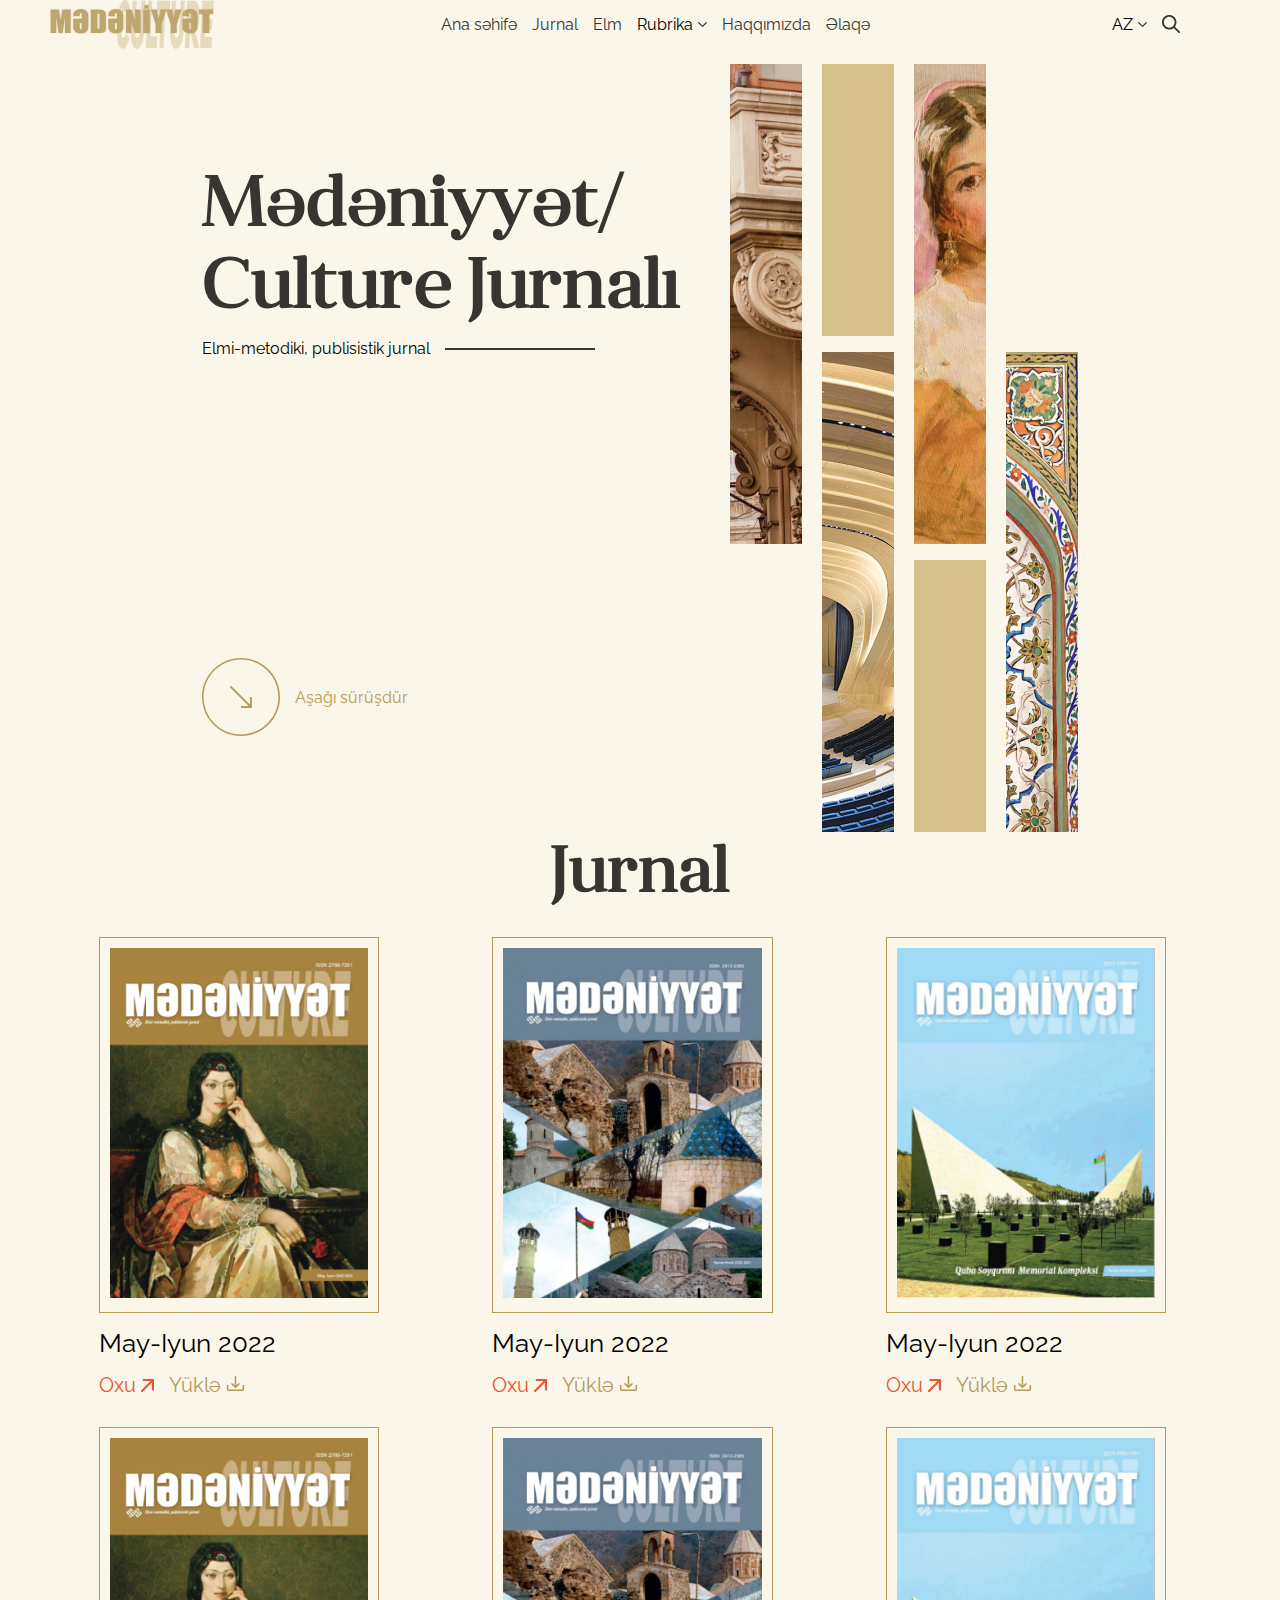
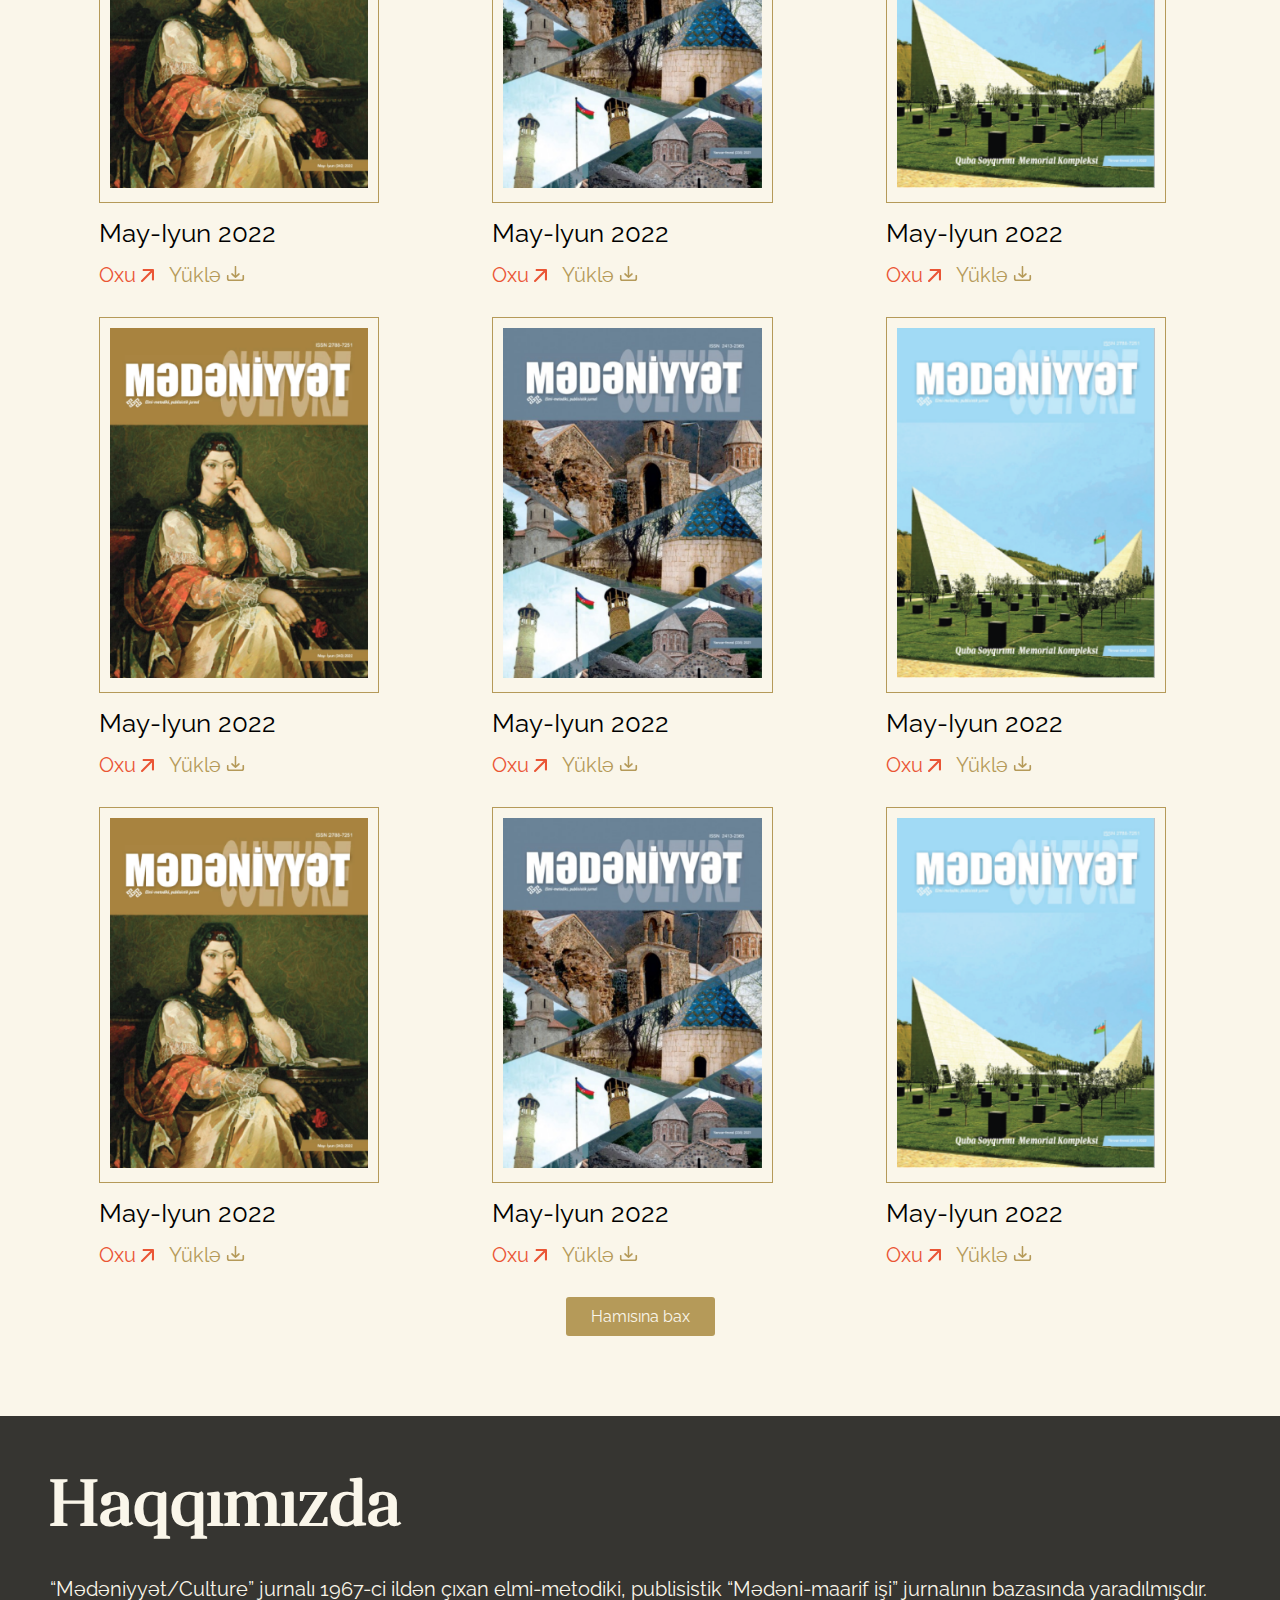
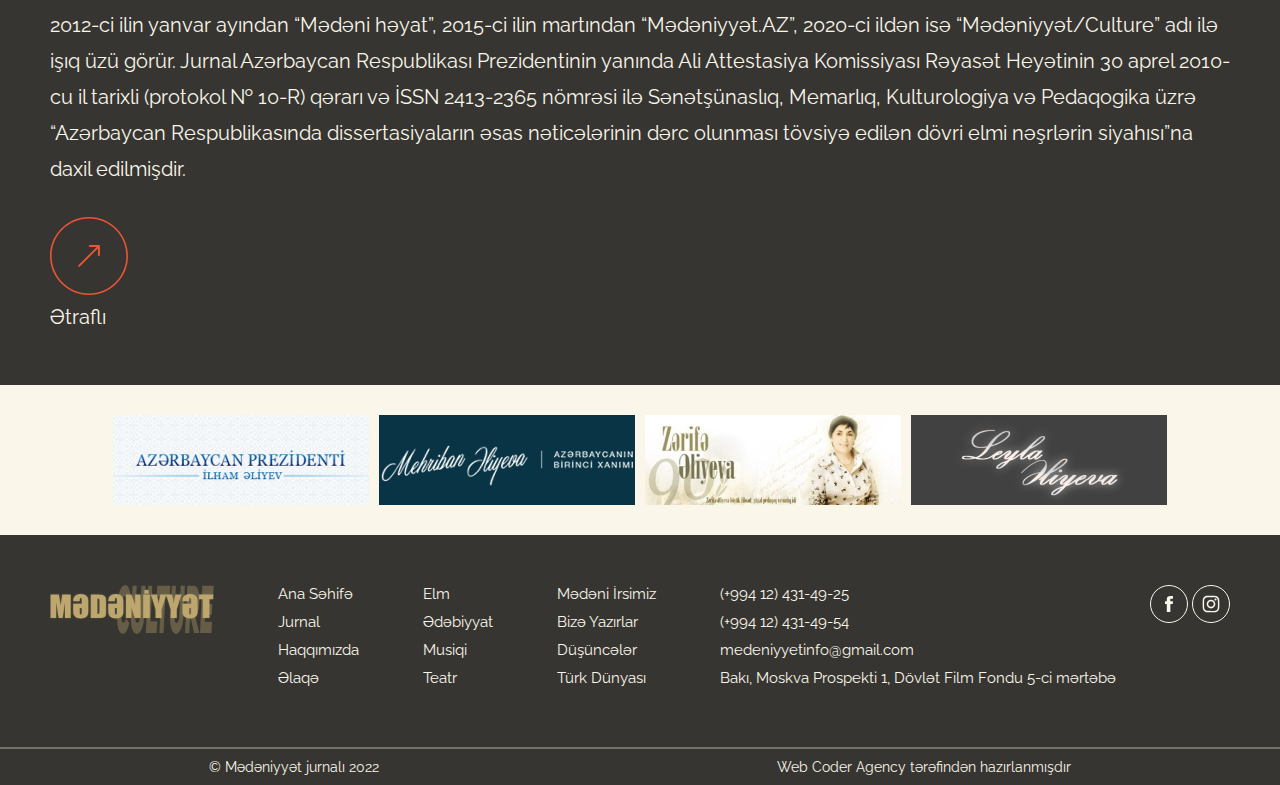
<file: index.html>
<!DOCTYPE html>
<html lang="en">
<head>
    <meta charset="UTF-8">
    <meta http-equiv="X-UA-Compatible" content="IE=edge">
    <meta name="viewport" content="width=device-width, initial-scale=1.0">
    <link rel="stylesheet" href="css/main.css">
    <link href="https://fonts.googleapis.com/css2?family=Montserrat:wght@600&family=Raleway:wght@400;500;700&family=Sofia+Sans:wght@300;400&display=swap" rel="stylesheet">
    <title>Medeniyyet jurnali</title>
</head>
<body>
    <div class="main-container">
        <div class="main">
            <div class="header-container">
                <header class="header">
                    <img src="pics/logo.png" alt="">
                    <div class="header-nav">
                      <div class="nav-elem">
                       <a href="index.html">Ana səhifə</a>
                      </div>
                      <div class="nav-elem">
                        <a href="jurnal.html">Jurnal</a>
                      </div>
                      <div class="nav-elem">
                       <a href="science.html">Elm</a> 
                      </div>
                      <div onclick="dropDownRubrika()" class="nav-elem rubrika">
                          Rubrika
                          <svg width="9" height="5" viewBox="0 0 9 5" fill="none" xmlns="http://www.w3.org/2000/svg">
                              <path class="arrow-header1" fill-rule="evenodd" clip-rule="evenodd" d="M8.82102 1.02051L4.9321 4.82491C4.69346 5.05836 4.30654 5.05836 4.0679 4.82491L0.178983 1.02051C-0.0596609 0.787057 -0.0596609 0.40855 0.178983 0.175093C0.417625 -0.0583633 0.804543 -0.0583634 1.04319 0.175093L4.5 3.55678L7.95681 0.175092C8.19546 -0.058364 8.58237 -0.058364 8.82102 0.175092C9.05966 0.408549 9.05966 0.787056 8.82102 1.02051Z" fill="#363531"/>
                          </svg>
                          <div class="rubrika-list">
                            <ul>
                              <li>Ədəbiyyat</li>
                              <li>Musiqi</li>
                              <li>Teatr</li>
                              <li>Mədəni İrsimiz</li>
                              <li>Bizə Yazırlar</li>
                              <li>Düşüncələr</li>
                              <li>Türk Dünyası</li>
                            </ul>
                          </div>
                      </div>
                      <div class="nav-elem">
                        <a href="aboutus.html">Haqqımızda</a>
                      </div>
                      <div class="nav-elem">
                        <a href="contactus.html">Əlaqə</a>
                      </div>
                  </div>
                    <div class="lang-search">
                        <div class="lang" onclick="dropDownLang()">
                            <div class="selected-lang">AZ</div>
                            <svg width="9" height="5" viewBox="0 0 9 5" fill="none" xmlns="http://www.w3.org/2000/svg">
                                <path class="arrow-header2" fill-rule="evenodd" clip-rule="evenodd" d="M8.82102 1.02051L4.9321 4.82491C4.69346 5.05836 4.30654 5.05836 4.0679 4.82491L0.178983 1.02051C-0.0596609 0.787057 -0.0596609 0.40855 0.178983 0.175093C0.417625 -0.0583633 0.804543 -0.0583634 1.04319 0.175093L4.5 3.55678L7.95681 0.175092C8.19546 -0.058364 8.58237 -0.058364 8.82102 0.175092C9.05966 0.408549 9.05966 0.787056 8.82102 1.02051Z" fill="#363531"/>
                            </svg>
                            <div class="lang-list">
                              <ul>
                                <li class="sublangs" onclick="changeLang(0)">EN</li>
                                <li class="sublangs" onclick="changeLang(1)">RU</li>
                              </ul>
                            </div>
                        </div>
                        <svg width="18" height="18" viewBox="0 0 18 18" fill="none" xmlns="http://www.w3.org/2000/svg">
                            <path d="M12.9223 11.6411L17.7869 16.515C17.9337 16.6887 18.0094 16.9114 17.9991 17.1385C17.9887 17.3657 17.893 17.5805 17.7311 17.7402C17.5692 17.8998 17.353 17.9924 17.1258 17.9996C16.8985 18.0067 16.6769 17.9278 16.5053 17.7786L11.6497 12.9228C10.1991 14.0497 8.37347 14.5813 6.54463 14.4094C4.71579 14.2375 3.02122 13.375 1.80597 11.9975C0.590716 10.62 -0.053846 8.83111 0.00352594 6.99504C0.0608979 5.15897 0.81589 3.41379 2.11477 2.11486C3.41366 0.815922 5.15877 0.0609002 6.99477 0.00352608C8.83077 -0.0538481 10.6196 0.590739 11.9971 1.80604C13.3745 3.02134 14.237 4.71597 14.4089 6.54488C14.5808 8.37379 14.0492 10.1995 12.9223 11.6501V11.6411ZM7.21825 12.6339C8.65446 12.6339 10.0318 12.0634 11.0474 11.0478C12.0629 10.0322 12.6335 8.65479 12.6335 7.21853C12.6335 5.78227 12.0629 4.40484 11.0474 3.38925C10.0318 2.37366 8.65446 1.80311 7.21825 1.80311C5.78205 1.80311 4.40467 2.37366 3.38912 3.38925C2.37357 4.40484 1.80304 5.78227 1.80304 7.21853C1.80304 8.65479 2.37357 10.0322 3.38912 11.0478C4.40467 12.0634 5.78205 12.6339 7.21825 12.6339Z" fill="#363531"/>
                        </svg>
                    </div>
                    <div class="search-menu-mobile">
                        <svg width="18" height="18" viewBox="0 0 18 18" fill="none" xmlns="http://www.w3.org/2000/svg">
                            <path d="M12.9223 11.6411L17.7869 16.515C17.9337 16.6887 18.0094 16.9114 17.9991 17.1385C17.9887 17.3657 17.893 17.5805 17.7311 17.7402C17.5692 17.8998 17.353 17.9924 17.1258 17.9996C16.8985 18.0067 16.6769 17.9278 16.5053 17.7786L11.6497 12.9228C10.1991 14.0497 8.37347 14.5813 6.54463 14.4094C4.71579 14.2375 3.02122 13.375 1.80597 11.9975C0.590716 10.62 -0.053846 8.83111 0.00352594 6.99504C0.0608979 5.15897 0.81589 3.41379 2.11477 2.11486C3.41366 0.815922 5.15877 0.0609002 6.99477 0.00352608C8.83077 -0.0538481 10.6196 0.590739 11.9971 1.80604C13.3745 3.02134 14.237 4.71597 14.4089 6.54488C14.5808 8.37379 14.0492 10.1995 12.9223 11.6501V11.6411ZM7.21825 12.6339C8.65446 12.6339 10.0318 12.0634 11.0474 11.0478C12.0629 10.0322 12.6335 8.65479 12.6335 7.21853C12.6335 5.78227 12.0629 4.40484 11.0474 3.38925C10.0318 2.37366 8.65446 1.80311 7.21825 1.80311C5.78205 1.80311 4.40467 2.37366 3.38912 3.38925C2.37357 4.40484 1.80304 5.78227 1.80304 7.21853C1.80304 8.65479 2.37357 10.0322 3.38912 11.0478C4.40467 12.0634 5.78205 12.6339 7.21825 12.6339Z" fill="#363531"/>
                        </svg>
                        <svg width="26" height="18" viewBox="0 0 26 18" fill="none" xmlns="http://www.w3.org/2000/svg">
                            <path fill-rule="evenodd" clip-rule="evenodd" d="M0 1.09756C0 0.491395 0.519669 0 1.16071 0H24.8393C25.4803 0 26 0.491395 26 1.09756C26 1.70373 25.4803 2.19512 24.8393 2.19512H1.16071C0.519669 2.19512 0 1.70373 0 1.09756Z" fill="#363531"/>
                            <path fill-rule="evenodd" clip-rule="evenodd" d="M7.42857 9C7.42857 8.39383 7.94824 7.90244 8.58929 7.90244L24.8393 7.90244C25.4803 7.90244 26 8.39383 26 9C26 9.60616 25.4803 10.0976 24.8393 10.0976L8.58929 10.0976C7.94824 10.0976 7.42857 9.60617 7.42857 9Z" fill="#363531"/>
                            <path fill-rule="evenodd" clip-rule="evenodd" d="M0 16.9024C0 16.2963 0.519669 15.8049 1.16071 15.8049H24.8393C25.4803 15.8049 26 16.2963 26 16.9024C26 17.5086 25.4803 18 24.8393 18H1.16071C0.519669 18 0 17.5086 0 16.9024Z" fill="#363531"/>
                        </svg> 
                    </div>
                </header>
            </div>
            <div class="title-pic">
                <div class="title-button">
                    <div class="title-text">
                        <h5>
                            Mədəniyyət/
                            <br>
                            Culture Jurnalı
                        </h5>
                        <div class="text-line">
                            <p>Elmi-metodiki, publisistik jurnal</p>
                            <div class="line"></div>
                        </div>
                    </div>
                    <div class="title-btn">
                        <svg width="78" height="78" viewBox="0 0 78 78" fill="none" xmlns="http://www.w3.org/2000/svg">
                            <path fill-rule="evenodd" clip-rule="evenodd" d="M39 76.4C59.6554 76.4 76.4 59.6554 76.4 39C76.4 18.3446 59.6554 1.6 39 1.6C18.3446 1.6 1.6 18.3446 1.6 39C1.6 59.6554 18.3446 76.4 39 76.4ZM39 78C60.5391 78 78 60.5391 78 39C78 17.4609 60.5391 0 39 0C17.4609 0 0 17.4609 0 39C0 60.5391 17.4609 78 39 78Z" fill="#B59A59"/>
                            <path d="M29.8077 28.3935C29.4172 28.003 28.784 28.003 28.3935 28.3935C28.003 28.784 28.003 29.4172 28.3935 29.8077L29.8077 28.3935ZM48.8996 49.8996C49.4519 49.8996 49.8996 49.4519 49.8996 48.8996L49.8996 39.8996C49.8996 39.3473 49.4519 38.8996 48.8996 38.8996C48.3473 38.8996 47.8996 39.3473 47.8996 39.8996L47.8996 47.8996L39.8996 47.8996C39.3473 47.8996 38.8996 48.3473 38.8996 48.8996C38.8996 49.4519 39.3473 49.8996 39.8996 49.8996L48.8996 49.8996ZM28.3935 29.8077L48.1925 49.6067L49.6067 48.1925L29.8077 28.3935L28.3935 29.8077Z" fill="#B59A59"/>
                        </svg>
                        Aşağı sürüşdür
                    </div>
                </div>
                <img src="pics/photo 1.png" alt="">
            </div>
            <div class="title-pic-mob">
                <div class="title-text">
                    <h5>
                        Mədəniyyət/
                        <br>
                        Culture Jurnalı
                    </h5>
                    <div class="text-line">
                        <div class="line"></div>
                        <p>Elmi-metodiki, publisistik jurnal</p>
                    </div>
                </div>
                <img  src="pics/photo 1.png" alt="">
                <div class="title-pic-mob-btn">
                    <svg width="60" height="60" viewBox="0 0 60 60" fill="none" xmlns="http://www.w3.org/2000/svg">
                        <path fill-rule="evenodd" clip-rule="evenodd" d="M30 58.7692C45.8888 58.7692 58.7692 45.8888 58.7692 30C58.7692 14.1112 45.8888 1.23077 30 1.23077C14.1112 1.23077 1.23077 14.1112 1.23077 30C1.23077 45.8888 14.1112 58.7692 30 58.7692ZM30 60C46.5685 60 60 46.5685 60 30C60 13.4315 46.5685 0 30 0C13.4315 0 0 13.4315 0 30C0 46.5685 13.4315 60 30 60Z" fill="#B59A59"/>
                        <path d="M31 17.5862C31 17.0339 30.5523 16.5862 30 16.5862C29.4477 16.5862 29 17.0339 29 17.5862L31 17.5862ZM29.2929 42.0864C29.6834 42.4769 30.3166 42.4769 30.7071 42.0864L37.0711 35.7224C37.4616 35.3319 37.4616 34.6987 37.0711 34.3082C36.6805 33.9177 36.0474 33.9177 35.6569 34.3082L30 39.9651L24.3431 34.3082C23.9526 33.9177 23.3195 33.9177 22.9289 34.3082C22.5384 34.6987 22.5384 35.3319 22.9289 35.7224L29.2929 42.0864ZM29 17.5862L29 41.3793L31 41.3793L31 17.5862L29 17.5862Z" fill="#B59A59"/>
                    </svg>
                    <p>Aşağı sürüşdür</p>
                </div>
            </div>
            <div class="jurnal">
                <h5>Jurnal</h5>
                <div class="jurnal-elems">
                    <div class="jurnal-elem">
                        <div class="pic-border">
                            <img src="pics/jurnal 1.png" alt="">
                        </div>
                        <p>May-Iyun 2022</p>
                        <div class="jurnal-btns">
                            <div class="read">
                                Oxu
                                <svg width="13" height="13" viewBox="0 0 13 13" fill="none" xmlns="http://www.w3.org/2000/svg">
                                    <path fill-rule="evenodd" clip-rule="evenodd" d="M2.60989 2.62747e-07L11.961 0C12.5348 -4.3791e-07 13 0.465181 13 1.03901V10.3901C13 10.9639 12.5348 11.4291 11.961 11.4291C11.3872 11.4291 10.922 10.9639 10.922 10.3901L10.922 3.54741L1.7737 12.6957C1.36794 13.1014 0.710078 13.1014 0.304319 12.6957C-0.10144 12.2899 -0.10144 11.6321 0.304319 11.2263L9.45259 2.07802L2.60989 2.07802C2.03606 2.07802 1.57088 1.61284 1.57088 1.03901C1.57088 0.465181 2.03606 -8.75818e-08 2.60989 2.62747e-07Z" fill="#EA5535"/>
                                </svg> 
                            </div>
                            <div class="download">
                                Yüklə
                                <svg width="19" height="17" viewBox="0 0 19 17" fill="none" xmlns="http://www.w3.org/2000/svg">
                                    <g clip-path="url(#clip0_911_444)">
                                    <path d="M18.1 10.77V13.6C18.1286 13.9253 18.0877 14.2529 17.9798 14.5611C17.872 14.8694 17.6998 15.1511 17.4747 15.3876C17.2495 15.6241 16.9766 15.8099 16.6741 15.9328C16.3715 16.0556 16.0463 16.1126 15.72 16.1H3.27998C2.95369 16.1126 2.62845 16.0556 2.3259 15.9328C2.02335 15.8099 1.75043 15.6241 1.52528 15.3876C1.30013 15.1511 1.12792 14.8694 1.02011 14.5611C0.912289 14.2529 0.871338 13.9253 0.899976 13.6V10.77C0.893215 10.5643 0.963149 10.3633 1.0962 10.2063C1.22925 10.0492 1.41593 9.94717 1.61998 9.92C1.81931 9.9036 2.01777 9.96062 2.178 10.0803C2.33823 10.2 2.44918 10.3742 2.48998 10.57C2.50476 10.6762 2.50476 10.7838 2.48998 10.89V13.65C2.48998 14.15 2.71998 14.4 3.18998 14.4H15.78C16.25 14.4 16.48 14.15 16.48 13.65V10.89C16.4652 10.7838 16.4652 10.6762 16.48 10.57C16.5208 10.3742 16.6317 10.2 16.7919 10.0803C16.9522 9.96062 17.1506 9.9036 17.35 9.92C17.5595 9.9402 17.7534 10.0392 17.8927 10.197C18.0319 10.3548 18.106 10.5596 18.1 10.77Z" fill="#B59A59"/>
                                    <path d="M13.4499 9.73002L9.99992 12.84C9.85917 12.9917 9.66628 13.0846 9.45992 13.1C9.2821 13.0665 9.12036 12.9751 8.99992 12.84L5.54992 9.73002C5.3739 9.56934 5.26106 9.35108 5.23173 9.11457C5.20239 8.87805 5.25849 8.63884 5.38992 8.44002C5.45264 8.35014 5.53274 8.27374 5.62549 8.21534C5.71824 8.15694 5.82175 8.11773 5.92992 8.10002C6.04668 8.09224 6.1638 8.10865 6.27392 8.14823C6.38405 8.18781 6.48482 8.2497 6.56992 8.33002L8.56992 10.13L8.70992 10.25V2.00002C8.69575 1.86038 8.69575 1.71967 8.70992 1.58002C8.74579 1.39428 8.84331 1.22608 8.98669 1.10267C9.13007 0.979255 9.3109 0.907853 9.49992 0.900024C9.67912 0.915256 9.84869 0.987598 9.9837 1.10641C10.1187 1.22522 10.212 1.38422 10.2499 1.56002C10.2641 1.69967 10.2641 1.84038 10.2499 1.98002V10.29L10.3899 10.17L12.3899 8.37002C12.475 8.2897 12.5758 8.22781 12.6859 8.18823C12.796 8.14865 12.9132 8.13224 13.0299 8.14002C13.1381 8.15773 13.2416 8.19694 13.3343 8.25534C13.4271 8.31374 13.5072 8.39014 13.5699 8.48002C13.6957 8.67074 13.7524 8.89878 13.7306 9.12621C13.7088 9.35363 13.6097 9.56672 13.4499 9.73002Z" fill="#B59A59"/>
                                    </g>
                                    <defs>
                                    <clipPath id="clip0_911_444">
                                    <rect width="19" height="17" fill="white"/>
                                    </clipPath>
                                    </defs>
                                </svg>
                            </div>
                        </div>
                    </div>
                    <div class="jurnal-elem">
                        <div class="pic-border">
                            <img src="pics/jurnal 2.png" alt="">
                        </div>
                        <p>May-Iyun 2022</p>
                        <div class="jurnal-btns">
                            <div class="read">
                                Oxu
                                <svg width="13" height="13" viewBox="0 0 13 13" fill="none" xmlns="http://www.w3.org/2000/svg">
                                    <path fill-rule="evenodd" clip-rule="evenodd" d="M2.60989 2.62747e-07L11.961 0C12.5348 -4.3791e-07 13 0.465181 13 1.03901V10.3901C13 10.9639 12.5348 11.4291 11.961 11.4291C11.3872 11.4291 10.922 10.9639 10.922 10.3901L10.922 3.54741L1.7737 12.6957C1.36794 13.1014 0.710078 13.1014 0.304319 12.6957C-0.10144 12.2899 -0.10144 11.6321 0.304319 11.2263L9.45259 2.07802L2.60989 2.07802C2.03606 2.07802 1.57088 1.61284 1.57088 1.03901C1.57088 0.465181 2.03606 -8.75818e-08 2.60989 2.62747e-07Z" fill="#EA5535"/>
                                </svg> 
                            </div>
                            <div class="download">
                                Yüklə
                                <svg width="19" height="17" viewBox="0 0 19 17" fill="none" xmlns="http://www.w3.org/2000/svg">
                                    <g clip-path="url(#clip0_911_444)">
                                    <path d="M18.1 10.77V13.6C18.1286 13.9253 18.0877 14.2529 17.9798 14.5611C17.872 14.8694 17.6998 15.1511 17.4747 15.3876C17.2495 15.6241 16.9766 15.8099 16.6741 15.9328C16.3715 16.0556 16.0463 16.1126 15.72 16.1H3.27998C2.95369 16.1126 2.62845 16.0556 2.3259 15.9328C2.02335 15.8099 1.75043 15.6241 1.52528 15.3876C1.30013 15.1511 1.12792 14.8694 1.02011 14.5611C0.912289 14.2529 0.871338 13.9253 0.899976 13.6V10.77C0.893215 10.5643 0.963149 10.3633 1.0962 10.2063C1.22925 10.0492 1.41593 9.94717 1.61998 9.92C1.81931 9.9036 2.01777 9.96062 2.178 10.0803C2.33823 10.2 2.44918 10.3742 2.48998 10.57C2.50476 10.6762 2.50476 10.7838 2.48998 10.89V13.65C2.48998 14.15 2.71998 14.4 3.18998 14.4H15.78C16.25 14.4 16.48 14.15 16.48 13.65V10.89C16.4652 10.7838 16.4652 10.6762 16.48 10.57C16.5208 10.3742 16.6317 10.2 16.7919 10.0803C16.9522 9.96062 17.1506 9.9036 17.35 9.92C17.5595 9.9402 17.7534 10.0392 17.8927 10.197C18.0319 10.3548 18.106 10.5596 18.1 10.77Z" fill="#B59A59"/>
                                    <path d="M13.4499 9.73002L9.99992 12.84C9.85917 12.9917 9.66628 13.0846 9.45992 13.1C9.2821 13.0665 9.12036 12.9751 8.99992 12.84L5.54992 9.73002C5.3739 9.56934 5.26106 9.35108 5.23173 9.11457C5.20239 8.87805 5.25849 8.63884 5.38992 8.44002C5.45264 8.35014 5.53274 8.27374 5.62549 8.21534C5.71824 8.15694 5.82175 8.11773 5.92992 8.10002C6.04668 8.09224 6.1638 8.10865 6.27392 8.14823C6.38405 8.18781 6.48482 8.2497 6.56992 8.33002L8.56992 10.13L8.70992 10.25V2.00002C8.69575 1.86038 8.69575 1.71967 8.70992 1.58002C8.74579 1.39428 8.84331 1.22608 8.98669 1.10267C9.13007 0.979255 9.3109 0.907853 9.49992 0.900024C9.67912 0.915256 9.84869 0.987598 9.9837 1.10641C10.1187 1.22522 10.212 1.38422 10.2499 1.56002C10.2641 1.69967 10.2641 1.84038 10.2499 1.98002V10.29L10.3899 10.17L12.3899 8.37002C12.475 8.2897 12.5758 8.22781 12.6859 8.18823C12.796 8.14865 12.9132 8.13224 13.0299 8.14002C13.1381 8.15773 13.2416 8.19694 13.3343 8.25534C13.4271 8.31374 13.5072 8.39014 13.5699 8.48002C13.6957 8.67074 13.7524 8.89878 13.7306 9.12621C13.7088 9.35363 13.6097 9.56672 13.4499 9.73002Z" fill="#B59A59"/>
                                    </g>
                                    <defs>
                                    <clipPath id="clip0_911_444">
                                    <rect width="19" height="17" fill="white"/>
                                    </clipPath>
                                    </defs>
                                </svg>
                            </div>
                        </div>
                    </div>
                    <div class="jurnal-elem">
                        <div class="pic-border">
                            <img src="pics/jurnal 3.png" alt="">
                        </div>
                        <p>May-Iyun 2022</p>
                        <div class="jurnal-btns">
                            <div class="read">
                                Oxu
                                <svg width="13" height="13" viewBox="0 0 13 13" fill="none" xmlns="http://www.w3.org/2000/svg">
                                    <path fill-rule="evenodd" clip-rule="evenodd" d="M2.60989 2.62747e-07L11.961 0C12.5348 -4.3791e-07 13 0.465181 13 1.03901V10.3901C13 10.9639 12.5348 11.4291 11.961 11.4291C11.3872 11.4291 10.922 10.9639 10.922 10.3901L10.922 3.54741L1.7737 12.6957C1.36794 13.1014 0.710078 13.1014 0.304319 12.6957C-0.10144 12.2899 -0.10144 11.6321 0.304319 11.2263L9.45259 2.07802L2.60989 2.07802C2.03606 2.07802 1.57088 1.61284 1.57088 1.03901C1.57088 0.465181 2.03606 -8.75818e-08 2.60989 2.62747e-07Z" fill="#EA5535"/>
                                </svg> 
                            </div>
                            <div class="download">
                                Yüklə
                                <svg width="19" height="17" viewBox="0 0 19 17" fill="none" xmlns="http://www.w3.org/2000/svg">
                                    <g clip-path="url(#clip0_911_444)">
                                    <path d="M18.1 10.77V13.6C18.1286 13.9253 18.0877 14.2529 17.9798 14.5611C17.872 14.8694 17.6998 15.1511 17.4747 15.3876C17.2495 15.6241 16.9766 15.8099 16.6741 15.9328C16.3715 16.0556 16.0463 16.1126 15.72 16.1H3.27998C2.95369 16.1126 2.62845 16.0556 2.3259 15.9328C2.02335 15.8099 1.75043 15.6241 1.52528 15.3876C1.30013 15.1511 1.12792 14.8694 1.02011 14.5611C0.912289 14.2529 0.871338 13.9253 0.899976 13.6V10.77C0.893215 10.5643 0.963149 10.3633 1.0962 10.2063C1.22925 10.0492 1.41593 9.94717 1.61998 9.92C1.81931 9.9036 2.01777 9.96062 2.178 10.0803C2.33823 10.2 2.44918 10.3742 2.48998 10.57C2.50476 10.6762 2.50476 10.7838 2.48998 10.89V13.65C2.48998 14.15 2.71998 14.4 3.18998 14.4H15.78C16.25 14.4 16.48 14.15 16.48 13.65V10.89C16.4652 10.7838 16.4652 10.6762 16.48 10.57C16.5208 10.3742 16.6317 10.2 16.7919 10.0803C16.9522 9.96062 17.1506 9.9036 17.35 9.92C17.5595 9.9402 17.7534 10.0392 17.8927 10.197C18.0319 10.3548 18.106 10.5596 18.1 10.77Z" fill="#B59A59"/>
                                    <path d="M13.4499 9.73002L9.99992 12.84C9.85917 12.9917 9.66628 13.0846 9.45992 13.1C9.2821 13.0665 9.12036 12.9751 8.99992 12.84L5.54992 9.73002C5.3739 9.56934 5.26106 9.35108 5.23173 9.11457C5.20239 8.87805 5.25849 8.63884 5.38992 8.44002C5.45264 8.35014 5.53274 8.27374 5.62549 8.21534C5.71824 8.15694 5.82175 8.11773 5.92992 8.10002C6.04668 8.09224 6.1638 8.10865 6.27392 8.14823C6.38405 8.18781 6.48482 8.2497 6.56992 8.33002L8.56992 10.13L8.70992 10.25V2.00002C8.69575 1.86038 8.69575 1.71967 8.70992 1.58002C8.74579 1.39428 8.84331 1.22608 8.98669 1.10267C9.13007 0.979255 9.3109 0.907853 9.49992 0.900024C9.67912 0.915256 9.84869 0.987598 9.9837 1.10641C10.1187 1.22522 10.212 1.38422 10.2499 1.56002C10.2641 1.69967 10.2641 1.84038 10.2499 1.98002V10.29L10.3899 10.17L12.3899 8.37002C12.475 8.2897 12.5758 8.22781 12.6859 8.18823C12.796 8.14865 12.9132 8.13224 13.0299 8.14002C13.1381 8.15773 13.2416 8.19694 13.3343 8.25534C13.4271 8.31374 13.5072 8.39014 13.5699 8.48002C13.6957 8.67074 13.7524 8.89878 13.7306 9.12621C13.7088 9.35363 13.6097 9.56672 13.4499 9.73002Z" fill="#B59A59"/>
                                    </g>
                                    <defs>
                                    <clipPath id="clip0_911_444">
                                    <rect width="19" height="17" fill="white"/>
                                    </clipPath>
                                    </defs>
                                </svg>
                            </div>
                        </div>
                    </div>
                    <div class="jurnal-elem">
                        <div class="pic-border">
                            <img src="pics/jurnal 1.png" alt="">
                        </div>
                        <p>May-Iyun 2022</p>
                        <div class="jurnal-btns">
                            <div class="read">
                                Oxu
                                <svg width="13" height="13" viewBox="0 0 13 13" fill="none" xmlns="http://www.w3.org/2000/svg">
                                    <path fill-rule="evenodd" clip-rule="evenodd" d="M2.60989 2.62747e-07L11.961 0C12.5348 -4.3791e-07 13 0.465181 13 1.03901V10.3901C13 10.9639 12.5348 11.4291 11.961 11.4291C11.3872 11.4291 10.922 10.9639 10.922 10.3901L10.922 3.54741L1.7737 12.6957C1.36794 13.1014 0.710078 13.1014 0.304319 12.6957C-0.10144 12.2899 -0.10144 11.6321 0.304319 11.2263L9.45259 2.07802L2.60989 2.07802C2.03606 2.07802 1.57088 1.61284 1.57088 1.03901C1.57088 0.465181 2.03606 -8.75818e-08 2.60989 2.62747e-07Z" fill="#EA5535"/>
                                </svg> 
                            </div>
                            <div class="download">
                                Yüklə
                                <svg width="19" height="17" viewBox="0 0 19 17" fill="none" xmlns="http://www.w3.org/2000/svg">
                                    <g clip-path="url(#clip0_911_444)">
                                    <path d="M18.1 10.77V13.6C18.1286 13.9253 18.0877 14.2529 17.9798 14.5611C17.872 14.8694 17.6998 15.1511 17.4747 15.3876C17.2495 15.6241 16.9766 15.8099 16.6741 15.9328C16.3715 16.0556 16.0463 16.1126 15.72 16.1H3.27998C2.95369 16.1126 2.62845 16.0556 2.3259 15.9328C2.02335 15.8099 1.75043 15.6241 1.52528 15.3876C1.30013 15.1511 1.12792 14.8694 1.02011 14.5611C0.912289 14.2529 0.871338 13.9253 0.899976 13.6V10.77C0.893215 10.5643 0.963149 10.3633 1.0962 10.2063C1.22925 10.0492 1.41593 9.94717 1.61998 9.92C1.81931 9.9036 2.01777 9.96062 2.178 10.0803C2.33823 10.2 2.44918 10.3742 2.48998 10.57C2.50476 10.6762 2.50476 10.7838 2.48998 10.89V13.65C2.48998 14.15 2.71998 14.4 3.18998 14.4H15.78C16.25 14.4 16.48 14.15 16.48 13.65V10.89C16.4652 10.7838 16.4652 10.6762 16.48 10.57C16.5208 10.3742 16.6317 10.2 16.7919 10.0803C16.9522 9.96062 17.1506 9.9036 17.35 9.92C17.5595 9.9402 17.7534 10.0392 17.8927 10.197C18.0319 10.3548 18.106 10.5596 18.1 10.77Z" fill="#B59A59"/>
                                    <path d="M13.4499 9.73002L9.99992 12.84C9.85917 12.9917 9.66628 13.0846 9.45992 13.1C9.2821 13.0665 9.12036 12.9751 8.99992 12.84L5.54992 9.73002C5.3739 9.56934 5.26106 9.35108 5.23173 9.11457C5.20239 8.87805 5.25849 8.63884 5.38992 8.44002C5.45264 8.35014 5.53274 8.27374 5.62549 8.21534C5.71824 8.15694 5.82175 8.11773 5.92992 8.10002C6.04668 8.09224 6.1638 8.10865 6.27392 8.14823C6.38405 8.18781 6.48482 8.2497 6.56992 8.33002L8.56992 10.13L8.70992 10.25V2.00002C8.69575 1.86038 8.69575 1.71967 8.70992 1.58002C8.74579 1.39428 8.84331 1.22608 8.98669 1.10267C9.13007 0.979255 9.3109 0.907853 9.49992 0.900024C9.67912 0.915256 9.84869 0.987598 9.9837 1.10641C10.1187 1.22522 10.212 1.38422 10.2499 1.56002C10.2641 1.69967 10.2641 1.84038 10.2499 1.98002V10.29L10.3899 10.17L12.3899 8.37002C12.475 8.2897 12.5758 8.22781 12.6859 8.18823C12.796 8.14865 12.9132 8.13224 13.0299 8.14002C13.1381 8.15773 13.2416 8.19694 13.3343 8.25534C13.4271 8.31374 13.5072 8.39014 13.5699 8.48002C13.6957 8.67074 13.7524 8.89878 13.7306 9.12621C13.7088 9.35363 13.6097 9.56672 13.4499 9.73002Z" fill="#B59A59"/>
                                    </g>
                                    <defs>
                                    <clipPath id="clip0_911_444">
                                    <rect width="19" height="17" fill="white"/>
                                    </clipPath>
                                    </defs>
                                </svg>
                            </div>
                        </div>
                    </div>
                    <div class="jurnal-elem">
                        <div class="pic-border">
                            <img src="pics/jurnal 2.png" alt="">
                        </div>
                        <p>May-Iyun 2022</p>
                        <div class="jurnal-btns">
                            <div class="read">
                                Oxu
                                <svg width="13" height="13" viewBox="0 0 13 13" fill="none" xmlns="http://www.w3.org/2000/svg">
                                    <path fill-rule="evenodd" clip-rule="evenodd" d="M2.60989 2.62747e-07L11.961 0C12.5348 -4.3791e-07 13 0.465181 13 1.03901V10.3901C13 10.9639 12.5348 11.4291 11.961 11.4291C11.3872 11.4291 10.922 10.9639 10.922 10.3901L10.922 3.54741L1.7737 12.6957C1.36794 13.1014 0.710078 13.1014 0.304319 12.6957C-0.10144 12.2899 -0.10144 11.6321 0.304319 11.2263L9.45259 2.07802L2.60989 2.07802C2.03606 2.07802 1.57088 1.61284 1.57088 1.03901C1.57088 0.465181 2.03606 -8.75818e-08 2.60989 2.62747e-07Z" fill="#EA5535"/>
                                </svg> 
                            </div>
                            <div class="download">
                                Yüklə
                                <svg width="19" height="17" viewBox="0 0 19 17" fill="none" xmlns="http://www.w3.org/2000/svg">
                                    <g clip-path="url(#clip0_911_444)">
                                    <path d="M18.1 10.77V13.6C18.1286 13.9253 18.0877 14.2529 17.9798 14.5611C17.872 14.8694 17.6998 15.1511 17.4747 15.3876C17.2495 15.6241 16.9766 15.8099 16.6741 15.9328C16.3715 16.0556 16.0463 16.1126 15.72 16.1H3.27998C2.95369 16.1126 2.62845 16.0556 2.3259 15.9328C2.02335 15.8099 1.75043 15.6241 1.52528 15.3876C1.30013 15.1511 1.12792 14.8694 1.02011 14.5611C0.912289 14.2529 0.871338 13.9253 0.899976 13.6V10.77C0.893215 10.5643 0.963149 10.3633 1.0962 10.2063C1.22925 10.0492 1.41593 9.94717 1.61998 9.92C1.81931 9.9036 2.01777 9.96062 2.178 10.0803C2.33823 10.2 2.44918 10.3742 2.48998 10.57C2.50476 10.6762 2.50476 10.7838 2.48998 10.89V13.65C2.48998 14.15 2.71998 14.4 3.18998 14.4H15.78C16.25 14.4 16.48 14.15 16.48 13.65V10.89C16.4652 10.7838 16.4652 10.6762 16.48 10.57C16.5208 10.3742 16.6317 10.2 16.7919 10.0803C16.9522 9.96062 17.1506 9.9036 17.35 9.92C17.5595 9.9402 17.7534 10.0392 17.8927 10.197C18.0319 10.3548 18.106 10.5596 18.1 10.77Z" fill="#B59A59"/>
                                    <path d="M13.4499 9.73002L9.99992 12.84C9.85917 12.9917 9.66628 13.0846 9.45992 13.1C9.2821 13.0665 9.12036 12.9751 8.99992 12.84L5.54992 9.73002C5.3739 9.56934 5.26106 9.35108 5.23173 9.11457C5.20239 8.87805 5.25849 8.63884 5.38992 8.44002C5.45264 8.35014 5.53274 8.27374 5.62549 8.21534C5.71824 8.15694 5.82175 8.11773 5.92992 8.10002C6.04668 8.09224 6.1638 8.10865 6.27392 8.14823C6.38405 8.18781 6.48482 8.2497 6.56992 8.33002L8.56992 10.13L8.70992 10.25V2.00002C8.69575 1.86038 8.69575 1.71967 8.70992 1.58002C8.74579 1.39428 8.84331 1.22608 8.98669 1.10267C9.13007 0.979255 9.3109 0.907853 9.49992 0.900024C9.67912 0.915256 9.84869 0.987598 9.9837 1.10641C10.1187 1.22522 10.212 1.38422 10.2499 1.56002C10.2641 1.69967 10.2641 1.84038 10.2499 1.98002V10.29L10.3899 10.17L12.3899 8.37002C12.475 8.2897 12.5758 8.22781 12.6859 8.18823C12.796 8.14865 12.9132 8.13224 13.0299 8.14002C13.1381 8.15773 13.2416 8.19694 13.3343 8.25534C13.4271 8.31374 13.5072 8.39014 13.5699 8.48002C13.6957 8.67074 13.7524 8.89878 13.7306 9.12621C13.7088 9.35363 13.6097 9.56672 13.4499 9.73002Z" fill="#B59A59"/>
                                    </g>
                                    <defs>
                                    <clipPath id="clip0_911_444">
                                    <rect width="19" height="17" fill="white"/>
                                    </clipPath>
                                    </defs>
                                </svg>
                            </div>
                        </div>
                    </div>
                    <div class="jurnal-elem">
                        <div class="pic-border">
                            <img src="pics/jurnal 3.png" alt="">
                        </div>
                        <p>May-Iyun 2022</p>
                        <div class="jurnal-btns">
                            <div class="read">
                                Oxu
                                <svg width="13" height="13" viewBox="0 0 13 13" fill="none" xmlns="http://www.w3.org/2000/svg">
                                    <path fill-rule="evenodd" clip-rule="evenodd" d="M2.60989 2.62747e-07L11.961 0C12.5348 -4.3791e-07 13 0.465181 13 1.03901V10.3901C13 10.9639 12.5348 11.4291 11.961 11.4291C11.3872 11.4291 10.922 10.9639 10.922 10.3901L10.922 3.54741L1.7737 12.6957C1.36794 13.1014 0.710078 13.1014 0.304319 12.6957C-0.10144 12.2899 -0.10144 11.6321 0.304319 11.2263L9.45259 2.07802L2.60989 2.07802C2.03606 2.07802 1.57088 1.61284 1.57088 1.03901C1.57088 0.465181 2.03606 -8.75818e-08 2.60989 2.62747e-07Z" fill="#EA5535"/>
                                </svg> 
                            </div>
                            <div class="download">
                                Yüklə
                                <svg width="19" height="17" viewBox="0 0 19 17" fill="none" xmlns="http://www.w3.org/2000/svg">
                                    <g clip-path="url(#clip0_911_444)">
                                    <path d="M18.1 10.77V13.6C18.1286 13.9253 18.0877 14.2529 17.9798 14.5611C17.872 14.8694 17.6998 15.1511 17.4747 15.3876C17.2495 15.6241 16.9766 15.8099 16.6741 15.9328C16.3715 16.0556 16.0463 16.1126 15.72 16.1H3.27998C2.95369 16.1126 2.62845 16.0556 2.3259 15.9328C2.02335 15.8099 1.75043 15.6241 1.52528 15.3876C1.30013 15.1511 1.12792 14.8694 1.02011 14.5611C0.912289 14.2529 0.871338 13.9253 0.899976 13.6V10.77C0.893215 10.5643 0.963149 10.3633 1.0962 10.2063C1.22925 10.0492 1.41593 9.94717 1.61998 9.92C1.81931 9.9036 2.01777 9.96062 2.178 10.0803C2.33823 10.2 2.44918 10.3742 2.48998 10.57C2.50476 10.6762 2.50476 10.7838 2.48998 10.89V13.65C2.48998 14.15 2.71998 14.4 3.18998 14.4H15.78C16.25 14.4 16.48 14.15 16.48 13.65V10.89C16.4652 10.7838 16.4652 10.6762 16.48 10.57C16.5208 10.3742 16.6317 10.2 16.7919 10.0803C16.9522 9.96062 17.1506 9.9036 17.35 9.92C17.5595 9.9402 17.7534 10.0392 17.8927 10.197C18.0319 10.3548 18.106 10.5596 18.1 10.77Z" fill="#B59A59"/>
                                    <path d="M13.4499 9.73002L9.99992 12.84C9.85917 12.9917 9.66628 13.0846 9.45992 13.1C9.2821 13.0665 9.12036 12.9751 8.99992 12.84L5.54992 9.73002C5.3739 9.56934 5.26106 9.35108 5.23173 9.11457C5.20239 8.87805 5.25849 8.63884 5.38992 8.44002C5.45264 8.35014 5.53274 8.27374 5.62549 8.21534C5.71824 8.15694 5.82175 8.11773 5.92992 8.10002C6.04668 8.09224 6.1638 8.10865 6.27392 8.14823C6.38405 8.18781 6.48482 8.2497 6.56992 8.33002L8.56992 10.13L8.70992 10.25V2.00002C8.69575 1.86038 8.69575 1.71967 8.70992 1.58002C8.74579 1.39428 8.84331 1.22608 8.98669 1.10267C9.13007 0.979255 9.3109 0.907853 9.49992 0.900024C9.67912 0.915256 9.84869 0.987598 9.9837 1.10641C10.1187 1.22522 10.212 1.38422 10.2499 1.56002C10.2641 1.69967 10.2641 1.84038 10.2499 1.98002V10.29L10.3899 10.17L12.3899 8.37002C12.475 8.2897 12.5758 8.22781 12.6859 8.18823C12.796 8.14865 12.9132 8.13224 13.0299 8.14002C13.1381 8.15773 13.2416 8.19694 13.3343 8.25534C13.4271 8.31374 13.5072 8.39014 13.5699 8.48002C13.6957 8.67074 13.7524 8.89878 13.7306 9.12621C13.7088 9.35363 13.6097 9.56672 13.4499 9.73002Z" fill="#B59A59"/>
                                    </g>
                                    <defs>
                                    <clipPath id="clip0_911_444">
                                    <rect width="19" height="17" fill="white"/>
                                    </clipPath>
                                    </defs>
                                </svg>
                            </div>
                        </div>
                    </div>
                    <div class="jurnal-elem">
                        <div class="pic-border">
                            <img src="pics/jurnal 1.png" alt="">
                        </div>
                        <p>May-Iyun 2022</p>
                        <div class="jurnal-btns">
                            <div class="read">
                                Oxu
                                <svg width="13" height="13" viewBox="0 0 13 13" fill="none" xmlns="http://www.w3.org/2000/svg">
                                    <path fill-rule="evenodd" clip-rule="evenodd" d="M2.60989 2.62747e-07L11.961 0C12.5348 -4.3791e-07 13 0.465181 13 1.03901V10.3901C13 10.9639 12.5348 11.4291 11.961 11.4291C11.3872 11.4291 10.922 10.9639 10.922 10.3901L10.922 3.54741L1.7737 12.6957C1.36794 13.1014 0.710078 13.1014 0.304319 12.6957C-0.10144 12.2899 -0.10144 11.6321 0.304319 11.2263L9.45259 2.07802L2.60989 2.07802C2.03606 2.07802 1.57088 1.61284 1.57088 1.03901C1.57088 0.465181 2.03606 -8.75818e-08 2.60989 2.62747e-07Z" fill="#EA5535"/>
                                </svg> 
                            </div>
                            <div class="download">
                                Yüklə
                                <svg width="19" height="17" viewBox="0 0 19 17" fill="none" xmlns="http://www.w3.org/2000/svg">
                                    <g clip-path="url(#clip0_911_444)">
                                    <path d="M18.1 10.77V13.6C18.1286 13.9253 18.0877 14.2529 17.9798 14.5611C17.872 14.8694 17.6998 15.1511 17.4747 15.3876C17.2495 15.6241 16.9766 15.8099 16.6741 15.9328C16.3715 16.0556 16.0463 16.1126 15.72 16.1H3.27998C2.95369 16.1126 2.62845 16.0556 2.3259 15.9328C2.02335 15.8099 1.75043 15.6241 1.52528 15.3876C1.30013 15.1511 1.12792 14.8694 1.02011 14.5611C0.912289 14.2529 0.871338 13.9253 0.899976 13.6V10.77C0.893215 10.5643 0.963149 10.3633 1.0962 10.2063C1.22925 10.0492 1.41593 9.94717 1.61998 9.92C1.81931 9.9036 2.01777 9.96062 2.178 10.0803C2.33823 10.2 2.44918 10.3742 2.48998 10.57C2.50476 10.6762 2.50476 10.7838 2.48998 10.89V13.65C2.48998 14.15 2.71998 14.4 3.18998 14.4H15.78C16.25 14.4 16.48 14.15 16.48 13.65V10.89C16.4652 10.7838 16.4652 10.6762 16.48 10.57C16.5208 10.3742 16.6317 10.2 16.7919 10.0803C16.9522 9.96062 17.1506 9.9036 17.35 9.92C17.5595 9.9402 17.7534 10.0392 17.8927 10.197C18.0319 10.3548 18.106 10.5596 18.1 10.77Z" fill="#B59A59"/>
                                    <path d="M13.4499 9.73002L9.99992 12.84C9.85917 12.9917 9.66628 13.0846 9.45992 13.1C9.2821 13.0665 9.12036 12.9751 8.99992 12.84L5.54992 9.73002C5.3739 9.56934 5.26106 9.35108 5.23173 9.11457C5.20239 8.87805 5.25849 8.63884 5.38992 8.44002C5.45264 8.35014 5.53274 8.27374 5.62549 8.21534C5.71824 8.15694 5.82175 8.11773 5.92992 8.10002C6.04668 8.09224 6.1638 8.10865 6.27392 8.14823C6.38405 8.18781 6.48482 8.2497 6.56992 8.33002L8.56992 10.13L8.70992 10.25V2.00002C8.69575 1.86038 8.69575 1.71967 8.70992 1.58002C8.74579 1.39428 8.84331 1.22608 8.98669 1.10267C9.13007 0.979255 9.3109 0.907853 9.49992 0.900024C9.67912 0.915256 9.84869 0.987598 9.9837 1.10641C10.1187 1.22522 10.212 1.38422 10.2499 1.56002C10.2641 1.69967 10.2641 1.84038 10.2499 1.98002V10.29L10.3899 10.17L12.3899 8.37002C12.475 8.2897 12.5758 8.22781 12.6859 8.18823C12.796 8.14865 12.9132 8.13224 13.0299 8.14002C13.1381 8.15773 13.2416 8.19694 13.3343 8.25534C13.4271 8.31374 13.5072 8.39014 13.5699 8.48002C13.6957 8.67074 13.7524 8.89878 13.7306 9.12621C13.7088 9.35363 13.6097 9.56672 13.4499 9.73002Z" fill="#B59A59"/>
                                    </g>
                                    <defs>
                                    <clipPath id="clip0_911_444">
                                    <rect width="19" height="17" fill="white"/>
                                    </clipPath>
                                    </defs>
                                </svg>
                            </div>
                        </div>
                    </div>
                    <div class="jurnal-elem">
                        <div class="pic-border">
                            <img src="pics/jurnal 2.png" alt="">
                        </div>
                        <p>May-Iyun 2022</p>
                        <div class="jurnal-btns">
                            <div class="read">
                                Oxu
                                <svg width="13" height="13" viewBox="0 0 13 13" fill="none" xmlns="http://www.w3.org/2000/svg">
                                    <path fill-rule="evenodd" clip-rule="evenodd" d="M2.60989 2.62747e-07L11.961 0C12.5348 -4.3791e-07 13 0.465181 13 1.03901V10.3901C13 10.9639 12.5348 11.4291 11.961 11.4291C11.3872 11.4291 10.922 10.9639 10.922 10.3901L10.922 3.54741L1.7737 12.6957C1.36794 13.1014 0.710078 13.1014 0.304319 12.6957C-0.10144 12.2899 -0.10144 11.6321 0.304319 11.2263L9.45259 2.07802L2.60989 2.07802C2.03606 2.07802 1.57088 1.61284 1.57088 1.03901C1.57088 0.465181 2.03606 -8.75818e-08 2.60989 2.62747e-07Z" fill="#EA5535"/>
                                </svg> 
                            </div>
                            <div class="download">
                                Yüklə
                                <svg width="19" height="17" viewBox="0 0 19 17" fill="none" xmlns="http://www.w3.org/2000/svg">
                                    <g clip-path="url(#clip0_911_444)">
                                    <path d="M18.1 10.77V13.6C18.1286 13.9253 18.0877 14.2529 17.9798 14.5611C17.872 14.8694 17.6998 15.1511 17.4747 15.3876C17.2495 15.6241 16.9766 15.8099 16.6741 15.9328C16.3715 16.0556 16.0463 16.1126 15.72 16.1H3.27998C2.95369 16.1126 2.62845 16.0556 2.3259 15.9328C2.02335 15.8099 1.75043 15.6241 1.52528 15.3876C1.30013 15.1511 1.12792 14.8694 1.02011 14.5611C0.912289 14.2529 0.871338 13.9253 0.899976 13.6V10.77C0.893215 10.5643 0.963149 10.3633 1.0962 10.2063C1.22925 10.0492 1.41593 9.94717 1.61998 9.92C1.81931 9.9036 2.01777 9.96062 2.178 10.0803C2.33823 10.2 2.44918 10.3742 2.48998 10.57C2.50476 10.6762 2.50476 10.7838 2.48998 10.89V13.65C2.48998 14.15 2.71998 14.4 3.18998 14.4H15.78C16.25 14.4 16.48 14.15 16.48 13.65V10.89C16.4652 10.7838 16.4652 10.6762 16.48 10.57C16.5208 10.3742 16.6317 10.2 16.7919 10.0803C16.9522 9.96062 17.1506 9.9036 17.35 9.92C17.5595 9.9402 17.7534 10.0392 17.8927 10.197C18.0319 10.3548 18.106 10.5596 18.1 10.77Z" fill="#B59A59"/>
                                    <path d="M13.4499 9.73002L9.99992 12.84C9.85917 12.9917 9.66628 13.0846 9.45992 13.1C9.2821 13.0665 9.12036 12.9751 8.99992 12.84L5.54992 9.73002C5.3739 9.56934 5.26106 9.35108 5.23173 9.11457C5.20239 8.87805 5.25849 8.63884 5.38992 8.44002C5.45264 8.35014 5.53274 8.27374 5.62549 8.21534C5.71824 8.15694 5.82175 8.11773 5.92992 8.10002C6.04668 8.09224 6.1638 8.10865 6.27392 8.14823C6.38405 8.18781 6.48482 8.2497 6.56992 8.33002L8.56992 10.13L8.70992 10.25V2.00002C8.69575 1.86038 8.69575 1.71967 8.70992 1.58002C8.74579 1.39428 8.84331 1.22608 8.98669 1.10267C9.13007 0.979255 9.3109 0.907853 9.49992 0.900024C9.67912 0.915256 9.84869 0.987598 9.9837 1.10641C10.1187 1.22522 10.212 1.38422 10.2499 1.56002C10.2641 1.69967 10.2641 1.84038 10.2499 1.98002V10.29L10.3899 10.17L12.3899 8.37002C12.475 8.2897 12.5758 8.22781 12.6859 8.18823C12.796 8.14865 12.9132 8.13224 13.0299 8.14002C13.1381 8.15773 13.2416 8.19694 13.3343 8.25534C13.4271 8.31374 13.5072 8.39014 13.5699 8.48002C13.6957 8.67074 13.7524 8.89878 13.7306 9.12621C13.7088 9.35363 13.6097 9.56672 13.4499 9.73002Z" fill="#B59A59"/>
                                    </g>
                                    <defs>
                                    <clipPath id="clip0_911_444">
                                    <rect width="19" height="17" fill="white"/>
                                    </clipPath>
                                    </defs>
                                </svg>
                            </div>
                        </div>
                    </div>
                    <div class="jurnal-elem">
                        <div class="pic-border">
                            <img src="pics/jurnal 3.png" alt="">
                        </div>
                        <p>May-Iyun 2022</p>
                        <div class="jurnal-btns">
                            <div class="read">
                                Oxu
                                <svg width="13" height="13" viewBox="0 0 13 13" fill="none" xmlns="http://www.w3.org/2000/svg">
                                    <path fill-rule="evenodd" clip-rule="evenodd" d="M2.60989 2.62747e-07L11.961 0C12.5348 -4.3791e-07 13 0.465181 13 1.03901V10.3901C13 10.9639 12.5348 11.4291 11.961 11.4291C11.3872 11.4291 10.922 10.9639 10.922 10.3901L10.922 3.54741L1.7737 12.6957C1.36794 13.1014 0.710078 13.1014 0.304319 12.6957C-0.10144 12.2899 -0.10144 11.6321 0.304319 11.2263L9.45259 2.07802L2.60989 2.07802C2.03606 2.07802 1.57088 1.61284 1.57088 1.03901C1.57088 0.465181 2.03606 -8.75818e-08 2.60989 2.62747e-07Z" fill="#EA5535"/>
                                </svg> 
                            </div>
                            <div class="download">
                                Yüklə
                                <svg width="19" height="17" viewBox="0 0 19 17" fill="none" xmlns="http://www.w3.org/2000/svg">
                                    <g clip-path="url(#clip0_911_444)">
                                    <path d="M18.1 10.77V13.6C18.1286 13.9253 18.0877 14.2529 17.9798 14.5611C17.872 14.8694 17.6998 15.1511 17.4747 15.3876C17.2495 15.6241 16.9766 15.8099 16.6741 15.9328C16.3715 16.0556 16.0463 16.1126 15.72 16.1H3.27998C2.95369 16.1126 2.62845 16.0556 2.3259 15.9328C2.02335 15.8099 1.75043 15.6241 1.52528 15.3876C1.30013 15.1511 1.12792 14.8694 1.02011 14.5611C0.912289 14.2529 0.871338 13.9253 0.899976 13.6V10.77C0.893215 10.5643 0.963149 10.3633 1.0962 10.2063C1.22925 10.0492 1.41593 9.94717 1.61998 9.92C1.81931 9.9036 2.01777 9.96062 2.178 10.0803C2.33823 10.2 2.44918 10.3742 2.48998 10.57C2.50476 10.6762 2.50476 10.7838 2.48998 10.89V13.65C2.48998 14.15 2.71998 14.4 3.18998 14.4H15.78C16.25 14.4 16.48 14.15 16.48 13.65V10.89C16.4652 10.7838 16.4652 10.6762 16.48 10.57C16.5208 10.3742 16.6317 10.2 16.7919 10.0803C16.9522 9.96062 17.1506 9.9036 17.35 9.92C17.5595 9.9402 17.7534 10.0392 17.8927 10.197C18.0319 10.3548 18.106 10.5596 18.1 10.77Z" fill="#B59A59"/>
                                    <path d="M13.4499 9.73002L9.99992 12.84C9.85917 12.9917 9.66628 13.0846 9.45992 13.1C9.2821 13.0665 9.12036 12.9751 8.99992 12.84L5.54992 9.73002C5.3739 9.56934 5.26106 9.35108 5.23173 9.11457C5.20239 8.87805 5.25849 8.63884 5.38992 8.44002C5.45264 8.35014 5.53274 8.27374 5.62549 8.21534C5.71824 8.15694 5.82175 8.11773 5.92992 8.10002C6.04668 8.09224 6.1638 8.10865 6.27392 8.14823C6.38405 8.18781 6.48482 8.2497 6.56992 8.33002L8.56992 10.13L8.70992 10.25V2.00002C8.69575 1.86038 8.69575 1.71967 8.70992 1.58002C8.74579 1.39428 8.84331 1.22608 8.98669 1.10267C9.13007 0.979255 9.3109 0.907853 9.49992 0.900024C9.67912 0.915256 9.84869 0.987598 9.9837 1.10641C10.1187 1.22522 10.212 1.38422 10.2499 1.56002C10.2641 1.69967 10.2641 1.84038 10.2499 1.98002V10.29L10.3899 10.17L12.3899 8.37002C12.475 8.2897 12.5758 8.22781 12.6859 8.18823C12.796 8.14865 12.9132 8.13224 13.0299 8.14002C13.1381 8.15773 13.2416 8.19694 13.3343 8.25534C13.4271 8.31374 13.5072 8.39014 13.5699 8.48002C13.6957 8.67074 13.7524 8.89878 13.7306 9.12621C13.7088 9.35363 13.6097 9.56672 13.4499 9.73002Z" fill="#B59A59"/>
                                    </g>
                                    <defs>
                                    <clipPath id="clip0_911_444">
                                    <rect width="19" height="17" fill="white"/>
                                    </clipPath>
                                    </defs>
                                </svg>
                            </div>
                        </div>
                    </div>
                    <div class="jurnal-elem">
                        <div class="pic-border">
                            <img src="pics/jurnal 1.png" alt="">
                        </div>
                        <p>May-Iyun 2022</p>
                        <div class="jurnal-btns">
                            <div class="read">
                                Oxu
                                <svg width="13" height="13" viewBox="0 0 13 13" fill="none" xmlns="http://www.w3.org/2000/svg">
                                    <path fill-rule="evenodd" clip-rule="evenodd" d="M2.60989 2.62747e-07L11.961 0C12.5348 -4.3791e-07 13 0.465181 13 1.03901V10.3901C13 10.9639 12.5348 11.4291 11.961 11.4291C11.3872 11.4291 10.922 10.9639 10.922 10.3901L10.922 3.54741L1.7737 12.6957C1.36794 13.1014 0.710078 13.1014 0.304319 12.6957C-0.10144 12.2899 -0.10144 11.6321 0.304319 11.2263L9.45259 2.07802L2.60989 2.07802C2.03606 2.07802 1.57088 1.61284 1.57088 1.03901C1.57088 0.465181 2.03606 -8.75818e-08 2.60989 2.62747e-07Z" fill="#EA5535"/>
                                </svg> 
                            </div>
                            <div class="download">
                                Yüklə
                                <svg width="19" height="17" viewBox="0 0 19 17" fill="none" xmlns="http://www.w3.org/2000/svg">
                                    <g clip-path="url(#clip0_911_444)">
                                    <path d="M18.1 10.77V13.6C18.1286 13.9253 18.0877 14.2529 17.9798 14.5611C17.872 14.8694 17.6998 15.1511 17.4747 15.3876C17.2495 15.6241 16.9766 15.8099 16.6741 15.9328C16.3715 16.0556 16.0463 16.1126 15.72 16.1H3.27998C2.95369 16.1126 2.62845 16.0556 2.3259 15.9328C2.02335 15.8099 1.75043 15.6241 1.52528 15.3876C1.30013 15.1511 1.12792 14.8694 1.02011 14.5611C0.912289 14.2529 0.871338 13.9253 0.899976 13.6V10.77C0.893215 10.5643 0.963149 10.3633 1.0962 10.2063C1.22925 10.0492 1.41593 9.94717 1.61998 9.92C1.81931 9.9036 2.01777 9.96062 2.178 10.0803C2.33823 10.2 2.44918 10.3742 2.48998 10.57C2.50476 10.6762 2.50476 10.7838 2.48998 10.89V13.65C2.48998 14.15 2.71998 14.4 3.18998 14.4H15.78C16.25 14.4 16.48 14.15 16.48 13.65V10.89C16.4652 10.7838 16.4652 10.6762 16.48 10.57C16.5208 10.3742 16.6317 10.2 16.7919 10.0803C16.9522 9.96062 17.1506 9.9036 17.35 9.92C17.5595 9.9402 17.7534 10.0392 17.8927 10.197C18.0319 10.3548 18.106 10.5596 18.1 10.77Z" fill="#B59A59"/>
                                    <path d="M13.4499 9.73002L9.99992 12.84C9.85917 12.9917 9.66628 13.0846 9.45992 13.1C9.2821 13.0665 9.12036 12.9751 8.99992 12.84L5.54992 9.73002C5.3739 9.56934 5.26106 9.35108 5.23173 9.11457C5.20239 8.87805 5.25849 8.63884 5.38992 8.44002C5.45264 8.35014 5.53274 8.27374 5.62549 8.21534C5.71824 8.15694 5.82175 8.11773 5.92992 8.10002C6.04668 8.09224 6.1638 8.10865 6.27392 8.14823C6.38405 8.18781 6.48482 8.2497 6.56992 8.33002L8.56992 10.13L8.70992 10.25V2.00002C8.69575 1.86038 8.69575 1.71967 8.70992 1.58002C8.74579 1.39428 8.84331 1.22608 8.98669 1.10267C9.13007 0.979255 9.3109 0.907853 9.49992 0.900024C9.67912 0.915256 9.84869 0.987598 9.9837 1.10641C10.1187 1.22522 10.212 1.38422 10.2499 1.56002C10.2641 1.69967 10.2641 1.84038 10.2499 1.98002V10.29L10.3899 10.17L12.3899 8.37002C12.475 8.2897 12.5758 8.22781 12.6859 8.18823C12.796 8.14865 12.9132 8.13224 13.0299 8.14002C13.1381 8.15773 13.2416 8.19694 13.3343 8.25534C13.4271 8.31374 13.5072 8.39014 13.5699 8.48002C13.6957 8.67074 13.7524 8.89878 13.7306 9.12621C13.7088 9.35363 13.6097 9.56672 13.4499 9.73002Z" fill="#B59A59"/>
                                    </g>
                                    <defs>
                                    <clipPath id="clip0_911_444">
                                    <rect width="19" height="17" fill="white"/>
                                    </clipPath>
                                    </defs>
                                </svg>
                            </div>
                        </div>
                    </div>
                    <div class="jurnal-elem">
                        <div class="pic-border">
                            <img src="pics/jurnal 2.png" alt="">
                        </div>
                        <p>May-Iyun 2022</p>
                        <div class="jurnal-btns">
                            <div class="read">
                                Oxu
                                <svg width="13" height="13" viewBox="0 0 13 13" fill="none" xmlns="http://www.w3.org/2000/svg">
                                    <path fill-rule="evenodd" clip-rule="evenodd" d="M2.60989 2.62747e-07L11.961 0C12.5348 -4.3791e-07 13 0.465181 13 1.03901V10.3901C13 10.9639 12.5348 11.4291 11.961 11.4291C11.3872 11.4291 10.922 10.9639 10.922 10.3901L10.922 3.54741L1.7737 12.6957C1.36794 13.1014 0.710078 13.1014 0.304319 12.6957C-0.10144 12.2899 -0.10144 11.6321 0.304319 11.2263L9.45259 2.07802L2.60989 2.07802C2.03606 2.07802 1.57088 1.61284 1.57088 1.03901C1.57088 0.465181 2.03606 -8.75818e-08 2.60989 2.62747e-07Z" fill="#EA5535"/>
                                </svg> 
                            </div>
                            <div class="download">
                                Yüklə
                                <svg width="19" height="17" viewBox="0 0 19 17" fill="none" xmlns="http://www.w3.org/2000/svg">
                                    <g clip-path="url(#clip0_911_444)">
                                    <path d="M18.1 10.77V13.6C18.1286 13.9253 18.0877 14.2529 17.9798 14.5611C17.872 14.8694 17.6998 15.1511 17.4747 15.3876C17.2495 15.6241 16.9766 15.8099 16.6741 15.9328C16.3715 16.0556 16.0463 16.1126 15.72 16.1H3.27998C2.95369 16.1126 2.62845 16.0556 2.3259 15.9328C2.02335 15.8099 1.75043 15.6241 1.52528 15.3876C1.30013 15.1511 1.12792 14.8694 1.02011 14.5611C0.912289 14.2529 0.871338 13.9253 0.899976 13.6V10.77C0.893215 10.5643 0.963149 10.3633 1.0962 10.2063C1.22925 10.0492 1.41593 9.94717 1.61998 9.92C1.81931 9.9036 2.01777 9.96062 2.178 10.0803C2.33823 10.2 2.44918 10.3742 2.48998 10.57C2.50476 10.6762 2.50476 10.7838 2.48998 10.89V13.65C2.48998 14.15 2.71998 14.4 3.18998 14.4H15.78C16.25 14.4 16.48 14.15 16.48 13.65V10.89C16.4652 10.7838 16.4652 10.6762 16.48 10.57C16.5208 10.3742 16.6317 10.2 16.7919 10.0803C16.9522 9.96062 17.1506 9.9036 17.35 9.92C17.5595 9.9402 17.7534 10.0392 17.8927 10.197C18.0319 10.3548 18.106 10.5596 18.1 10.77Z" fill="#B59A59"/>
                                    <path d="M13.4499 9.73002L9.99992 12.84C9.85917 12.9917 9.66628 13.0846 9.45992 13.1C9.2821 13.0665 9.12036 12.9751 8.99992 12.84L5.54992 9.73002C5.3739 9.56934 5.26106 9.35108 5.23173 9.11457C5.20239 8.87805 5.25849 8.63884 5.38992 8.44002C5.45264 8.35014 5.53274 8.27374 5.62549 8.21534C5.71824 8.15694 5.82175 8.11773 5.92992 8.10002C6.04668 8.09224 6.1638 8.10865 6.27392 8.14823C6.38405 8.18781 6.48482 8.2497 6.56992 8.33002L8.56992 10.13L8.70992 10.25V2.00002C8.69575 1.86038 8.69575 1.71967 8.70992 1.58002C8.74579 1.39428 8.84331 1.22608 8.98669 1.10267C9.13007 0.979255 9.3109 0.907853 9.49992 0.900024C9.67912 0.915256 9.84869 0.987598 9.9837 1.10641C10.1187 1.22522 10.212 1.38422 10.2499 1.56002C10.2641 1.69967 10.2641 1.84038 10.2499 1.98002V10.29L10.3899 10.17L12.3899 8.37002C12.475 8.2897 12.5758 8.22781 12.6859 8.18823C12.796 8.14865 12.9132 8.13224 13.0299 8.14002C13.1381 8.15773 13.2416 8.19694 13.3343 8.25534C13.4271 8.31374 13.5072 8.39014 13.5699 8.48002C13.6957 8.67074 13.7524 8.89878 13.7306 9.12621C13.7088 9.35363 13.6097 9.56672 13.4499 9.73002Z" fill="#B59A59"/>
                                    </g>
                                    <defs>
                                    <clipPath id="clip0_911_444">
                                    <rect width="19" height="17" fill="white"/>
                                    </clipPath>
                                    </defs>
                                </svg>
                            </div>
                        </div>
                    </div>
                    <div class="jurnal-elem">
                        <div class="pic-border">
                            <img src="pics/jurnal 3.png" alt="">
                        </div>
                        <p>May-Iyun 2022</p>
                        <div class="jurnal-btns">
                            <div class="read">
                                Oxu
                                <svg width="13" height="13" viewBox="0 0 13 13" fill="none" xmlns="http://www.w3.org/2000/svg">
                                    <path fill-rule="evenodd" clip-rule="evenodd" d="M2.60989 2.62747e-07L11.961 0C12.5348 -4.3791e-07 13 0.465181 13 1.03901V10.3901C13 10.9639 12.5348 11.4291 11.961 11.4291C11.3872 11.4291 10.922 10.9639 10.922 10.3901L10.922 3.54741L1.7737 12.6957C1.36794 13.1014 0.710078 13.1014 0.304319 12.6957C-0.10144 12.2899 -0.10144 11.6321 0.304319 11.2263L9.45259 2.07802L2.60989 2.07802C2.03606 2.07802 1.57088 1.61284 1.57088 1.03901C1.57088 0.465181 2.03606 -8.75818e-08 2.60989 2.62747e-07Z" fill="#EA5535"/>
                                </svg> 
                            </div>
                            <div class="download">
                                Yüklə
                                <svg width="19" height="17" viewBox="0 0 19 17" fill="none" xmlns="http://www.w3.org/2000/svg">
                                    <g clip-path="url(#clip0_911_444)">
                                    <path d="M18.1 10.77V13.6C18.1286 13.9253 18.0877 14.2529 17.9798 14.5611C17.872 14.8694 17.6998 15.1511 17.4747 15.3876C17.2495 15.6241 16.9766 15.8099 16.6741 15.9328C16.3715 16.0556 16.0463 16.1126 15.72 16.1H3.27998C2.95369 16.1126 2.62845 16.0556 2.3259 15.9328C2.02335 15.8099 1.75043 15.6241 1.52528 15.3876C1.30013 15.1511 1.12792 14.8694 1.02011 14.5611C0.912289 14.2529 0.871338 13.9253 0.899976 13.6V10.77C0.893215 10.5643 0.963149 10.3633 1.0962 10.2063C1.22925 10.0492 1.41593 9.94717 1.61998 9.92C1.81931 9.9036 2.01777 9.96062 2.178 10.0803C2.33823 10.2 2.44918 10.3742 2.48998 10.57C2.50476 10.6762 2.50476 10.7838 2.48998 10.89V13.65C2.48998 14.15 2.71998 14.4 3.18998 14.4H15.78C16.25 14.4 16.48 14.15 16.48 13.65V10.89C16.4652 10.7838 16.4652 10.6762 16.48 10.57C16.5208 10.3742 16.6317 10.2 16.7919 10.0803C16.9522 9.96062 17.1506 9.9036 17.35 9.92C17.5595 9.9402 17.7534 10.0392 17.8927 10.197C18.0319 10.3548 18.106 10.5596 18.1 10.77Z" fill="#B59A59"/>
                                    <path d="M13.4499 9.73002L9.99992 12.84C9.85917 12.9917 9.66628 13.0846 9.45992 13.1C9.2821 13.0665 9.12036 12.9751 8.99992 12.84L5.54992 9.73002C5.3739 9.56934 5.26106 9.35108 5.23173 9.11457C5.20239 8.87805 5.25849 8.63884 5.38992 8.44002C5.45264 8.35014 5.53274 8.27374 5.62549 8.21534C5.71824 8.15694 5.82175 8.11773 5.92992 8.10002C6.04668 8.09224 6.1638 8.10865 6.27392 8.14823C6.38405 8.18781 6.48482 8.2497 6.56992 8.33002L8.56992 10.13L8.70992 10.25V2.00002C8.69575 1.86038 8.69575 1.71967 8.70992 1.58002C8.74579 1.39428 8.84331 1.22608 8.98669 1.10267C9.13007 0.979255 9.3109 0.907853 9.49992 0.900024C9.67912 0.915256 9.84869 0.987598 9.9837 1.10641C10.1187 1.22522 10.212 1.38422 10.2499 1.56002C10.2641 1.69967 10.2641 1.84038 10.2499 1.98002V10.29L10.3899 10.17L12.3899 8.37002C12.475 8.2897 12.5758 8.22781 12.6859 8.18823C12.796 8.14865 12.9132 8.13224 13.0299 8.14002C13.1381 8.15773 13.2416 8.19694 13.3343 8.25534C13.4271 8.31374 13.5072 8.39014 13.5699 8.48002C13.6957 8.67074 13.7524 8.89878 13.7306 9.12621C13.7088 9.35363 13.6097 9.56672 13.4499 9.73002Z" fill="#B59A59"/>
                                    </g>
                                    <defs>
                                    <clipPath id="clip0_911_444">
                                    <rect width="19" height="17" fill="white"/>
                                    </clipPath>
                                    </defs>
                                </svg>
                            </div>
                        </div>
                    </div>
                </div>
                <div class="jurnal-btn">Hamısına bax</div>
            </div>
        </div>
    </div>
    <div class="about-us-container">
        <div class="about-us-line">
            <h5>Haqqımızda</h5>
            <div class="au-line"></div>
        </div>
        <p>
            “Mədəniyyət/Culture” jurnalı 1967-ci ildən çıxan elmi-metodiki, publisistik “Mədəni-maarif işi” jurnalının bazasında yaradılmışdır. 2012-ci ilin yanvar ayından “Mədəni həyat”, 2015-ci ilin martından “Mədəniyyət.AZ”, 2020-ci ildən isə “Mədəniyyət/Culture” adı ilə işıq üzü görür. Jurnal Azərbaycan Respublikası Prezidentinin yanında Ali Attestasiya Komissiyası Rəyasət Heyətinin 30 aprel 2010-cu il tarixli (protokol № 10-R) qərarı və İSSN 2413-2365 nömrəsi ilə Sənətşünaslıq, Memarlıq, Kulturologiya və Pedaqogika üzrə “Azərbaycan Respublikasında dissertasiyaların əsas nəticələrinin dərc olunması tövsiyə edilən dövri elmi nəşrlərin siyahısı”na daxil edilmişdir.
        </p>
        <div class="au-more-btn">
            <svg width="78" height="78" viewBox="0 0 78 78" fill="none" xmlns="http://www.w3.org/2000/svg">
                <path fill-rule="evenodd" clip-rule="evenodd" d="M76.4 39C76.4 18.3446 59.6554 1.6 39 1.6C18.3446 1.6 1.6 18.3446 1.6 39C1.6 59.6554 18.3446 76.4 39 76.4C59.6554 76.4 76.4 59.6554 76.4 39ZM78 39C78 17.4609 60.5391 0 39 0C17.4609 0 0 17.4609 0 39C0 60.5391 17.4609 78 39 78C60.5391 78 78 60.5391 78 39Z" fill="#EA5535"/>
                <path d="M28.3935 48.1923C28.003 48.5828 28.003 49.216 28.3935 49.6065C28.784 49.997 29.4172 49.997 29.8077 49.6065L28.3935 48.1923ZM49.8996 29.1004C49.8996 28.5481 49.4519 28.1004 48.8996 28.1004L39.8996 28.1004C39.3473 28.1004 38.8996 28.5481 38.8996 29.1004C38.8996 29.6527 39.3473 30.1004 39.8996 30.1004L47.8996 30.1004L47.8996 38.1004C47.8996 38.6527 48.3473 39.1004 48.8996 39.1004C49.4519 39.1004 49.8996 38.6527 49.8996 38.1004L49.8996 29.1004ZM29.8077 49.6065L49.6067 29.8075L48.1925 28.3933L28.3935 48.1923L29.8077 49.6065Z" fill="#EA5535"/>
            </svg>
            <p>Ətraflı</p>    
        </div>
    </div>
    <div class="popular">
      <img src="pics/ilham.png" alt="">
      <img src="pics/mehriban.png" alt="">
      <img class="zerife" src="pics/zerife.png" alt="">
      <img class="leyla" src="pics/leyla.png" alt="">
    </div>
    <footer>
      <div class="footer-blocks">
        <div class="block">
          <img src="pics/logo.png" alt="">
        </div>
        <div class="block">
          <div class="footer-nav">
            <a href="">Ana Səhifə</a>
          </div>
          <div class="footer-nav">
            <a href="">Jurnal</a>
          </div>
          <div class="footer-nav">
            <a href="">Haqqımızda</a>
          </div>
          <div class="footer-nav">
            <a href="">Əlaqə</a>
          </div>
        </div>
        <div class="block">
          <div class="footer-nav">
            <a href="">Elm</a>
          </div>
          <div class="footer-nav">
            <a href="">Ədəbiyyat</a>
          </div>
          <div class="footer-nav">
            <a href="">Musiqi</a>
          </div>
          <div class="footer-nav">
            <a href="">Teatr</a>
          </div>
        </div>
        <div class="block">
          <div class="footer-nav">
            <a href="">Mədəni İrsimiz</a>
          </div>
          <div class="footer-nav">
            <a href="">Bizə Yazırlar</a>
          </div>
          <div class="footer-nav">
            <a href="">Düşüncələr</a>
          </div>
          <div class="footer-nav">
            <a href="">Türk Dünyası</a>
          </div>
        </div>
        <div class="block">
          <div class="footer-nav">
            (+994 12) 431-49-25
          </div>
          <div class="footer-nav">
            (+994 12) 431-49-54
          </div>
          <div class="footer-nav">
            medeniyyetinfo@gmail.com
          </div>
          <div class="footer-nav">
            Bakı, Moskva Prospekti 1,
            Dövlət Film Fondu 5-ci mərtəbə
          </div>
        </div>
        <div class="block">
          <div class="socials">
            <svg width="38" height="38" viewBox="0 0 38 38" fill="none" xmlns="http://www.w3.org/2000/svg">
              <circle cx="19" cy="19" r="18.5" stroke="#FAF6EA"/>
              <path d="M16.8868 27H20.3585V18.9304H22.7736L23 16.2174H20.283C20.283 16.2174 20.283 15.1739 20.283 14.687C20.283 14.0609 20.434 13.7826 21.1132 13.7826C21.6415 13.7826 23 13.7826 23 13.7826V11C23 11 21.0377 11 20.5849 11C18.0189 11 16.8113 12.0435 16.8113 14.0609C16.8113 15.8 16.8113 16.2174 16.8113 16.2174H15V18.9304H16.8113V27H16.8868Z" fill="#FAF6EA"/>
            </svg>
            <svg width="38" height="38" viewBox="0 0 38 38" fill="none" xmlns="http://www.w3.org/2000/svg">
              <circle cx="19" cy="19" r="18.5" stroke="#FAF6EA"/>
              <path d="M18.9996 12.1674C21.2504 12.1674 21.4916 12.1674 22.3758 12.2478C23.1796 12.2478 23.662 12.4086 23.9031 12.5694C24.305 12.7301 24.5462 12.8909 24.8677 13.2124C25.1893 13.534 25.35 13.7751 25.5108 14.1771C25.5912 14.4986 25.752 14.9005 25.8323 15.7044C25.8323 16.5886 25.9127 16.8298 25.9127 19.0805C25.9127 21.3313 25.9127 21.5724 25.8323 22.4567C25.8323 23.2605 25.6716 23.7428 25.5108 23.984C25.35 24.3859 25.1893 24.6271 24.8677 24.9486C24.5462 25.2701 24.305 25.4309 23.9031 25.5917C23.5816 25.6721 23.1796 25.8328 22.3758 25.9132C21.572 25.9132 21.2504 25.9132 18.9996 25.9132C16.7489 25.9132 16.5077 25.9132 15.6235 25.8328C14.8196 25.8328 14.3373 25.6721 14.0962 25.5113C13.6943 25.3505 13.4531 25.1898 13.1316 24.8682C12.81 24.5467 12.6493 24.3055 12.4885 23.9036C12.4081 23.5821 12.2473 23.1801 12.167 22.3763C12.0866 21.4921 12.0866 21.2509 12.0866 19.0001C12.0866 16.7494 12.0866 16.5082 12.167 15.624C12.167 14.8201 12.3277 14.3378 12.4885 14.0967C12.6493 13.6948 12.81 13.4536 13.1316 13.1321C13.4531 12.8105 13.6943 12.6498 14.0962 12.489C14.3373 12.4086 14.8196 12.2478 15.6235 12.1674C16.5077 12.1674 16.7489 12.1674 18.9996 12.1674ZM18.9996 10.6401C16.7489 10.6401 16.4273 10.6401 15.5431 10.7205C14.6589 10.7205 14.0962 10.8813 13.5335 11.0421C12.9708 11.2832 12.4885 11.6048 12.0866 12.0871C11.6043 12.489 11.2827 12.9713 11.0416 13.534C10.8808 14.0967 10.72 14.6594 10.72 15.5436C10.6396 16.4278 10.6396 16.7494 10.6396 19.0001C10.6396 21.2509 10.6396 21.5724 10.72 22.4567C10.8004 23.3409 10.8808 23.984 11.122 24.4663C11.3631 25.029 11.6043 25.5113 12.0866 25.9132C12.5689 26.3955 13.0512 26.6367 13.5335 26.8778C14.0962 27.119 14.6589 27.1994 15.5431 27.2798C16.4273 27.3601 16.7489 27.3601 18.9996 27.3601C21.2504 27.3601 21.572 27.3601 22.4562 27.2798C23.3404 27.1994 23.9835 27.119 24.4658 26.8778C25.0285 26.6367 25.5108 26.3955 25.9127 25.9132C26.395 25.4309 26.6362 24.9486 26.8773 24.4663C27.1185 23.9036 27.1989 23.3409 27.2793 22.4567C27.3596 21.5724 27.3596 21.2509 27.3596 19.0001C27.3596 16.7494 27.3596 16.4278 27.2793 15.5436C27.1989 14.6594 27.1185 14.0163 26.8773 13.534C26.6362 12.9713 26.395 12.489 25.9127 12.0871C25.4304 11.6048 24.9481 11.3636 24.4658 11.1224C23.9031 10.8813 23.3404 10.8009 22.4562 10.7205C21.572 10.6401 21.3308 10.6401 18.9996 10.6401Z" fill="#FAF6EA"/>
              <path d="M18.9995 14.7397C16.5879 14.7397 14.6587 16.669 14.6587 19.0805C14.6587 21.4921 16.5879 23.4213 18.9995 23.4213C21.411 23.4213 23.3402 21.4921 23.3402 19.0805C23.3402 16.669 21.411 14.7397 18.9995 14.7397ZM18.9995 21.8136C17.4722 21.8136 16.186 20.5274 16.186 19.0001C16.2664 17.4728 17.4722 16.2671 18.9995 16.2671C20.5268 16.2671 21.8129 17.5532 21.8129 19.0805C21.8129 20.6078 20.6072 21.8136 18.9995 21.8136Z" fill="#FAF6EA"/>
              <path d="M24.5463 14.5792C24.5463 15.1419 24.064 15.6242 23.5013 15.6242C22.9386 15.6242 22.4563 15.1419 22.4563 14.5792C22.4563 14.0165 22.9386 13.5342 23.5013 13.5342C24.064 13.5342 24.5463 14.0165 24.5463 14.5792Z" fill="#FAF6EA"/>
            </svg>   
          </div>
        </div>
      </div>
      <div class="footer-blocks-mob">
        <div class="block block-mob">
          <div class="footer-nav">
            (+994 12) 431-49-25
          </div>
          <div class="footer-nav">
            (+994 12) 431-49-54
          </div>
          <div class="footer-nav">
            medeniyyetinfo@gmail.com
          </div>
          <div class="footer-nav">
            Bakı, Moskva Prospekti 1,
            Dövlət Film Fondu 5-ci mərtəbə
          </div>
        </div>
        <div class="block block-mob">
          <div class="socials">
            <svg width="38" height="38" viewBox="0 0 38 38" fill="none" xmlns="http://www.w3.org/2000/svg">
              <circle cx="19" cy="19" r="18.5" stroke="#FAF6EA"/>
              <path d="M16.8868 27H20.3585V18.9304H22.7736L23 16.2174H20.283C20.283 16.2174 20.283 15.1739 20.283 14.687C20.283 14.0609 20.434 13.7826 21.1132 13.7826C21.6415 13.7826 23 13.7826 23 13.7826V11C23 11 21.0377 11 20.5849 11C18.0189 11 16.8113 12.0435 16.8113 14.0609C16.8113 15.8 16.8113 16.2174 16.8113 16.2174H15V18.9304H16.8113V27H16.8868Z" fill="#FAF6EA"/>
            </svg>
            <svg width="38" height="38" viewBox="0 0 38 38" fill="none" xmlns="http://www.w3.org/2000/svg">
              <circle cx="19" cy="19" r="18.5" stroke="#FAF6EA"/>
              <path d="M18.9996 12.1674C21.2504 12.1674 21.4916 12.1674 22.3758 12.2478C23.1796 12.2478 23.662 12.4086 23.9031 12.5694C24.305 12.7301 24.5462 12.8909 24.8677 13.2124C25.1893 13.534 25.35 13.7751 25.5108 14.1771C25.5912 14.4986 25.752 14.9005 25.8323 15.7044C25.8323 16.5886 25.9127 16.8298 25.9127 19.0805C25.9127 21.3313 25.9127 21.5724 25.8323 22.4567C25.8323 23.2605 25.6716 23.7428 25.5108 23.984C25.35 24.3859 25.1893 24.6271 24.8677 24.9486C24.5462 25.2701 24.305 25.4309 23.9031 25.5917C23.5816 25.6721 23.1796 25.8328 22.3758 25.9132C21.572 25.9132 21.2504 25.9132 18.9996 25.9132C16.7489 25.9132 16.5077 25.9132 15.6235 25.8328C14.8196 25.8328 14.3373 25.6721 14.0962 25.5113C13.6943 25.3505 13.4531 25.1898 13.1316 24.8682C12.81 24.5467 12.6493 24.3055 12.4885 23.9036C12.4081 23.5821 12.2473 23.1801 12.167 22.3763C12.0866 21.4921 12.0866 21.2509 12.0866 19.0001C12.0866 16.7494 12.0866 16.5082 12.167 15.624C12.167 14.8201 12.3277 14.3378 12.4885 14.0967C12.6493 13.6948 12.81 13.4536 13.1316 13.1321C13.4531 12.8105 13.6943 12.6498 14.0962 12.489C14.3373 12.4086 14.8196 12.2478 15.6235 12.1674C16.5077 12.1674 16.7489 12.1674 18.9996 12.1674ZM18.9996 10.6401C16.7489 10.6401 16.4273 10.6401 15.5431 10.7205C14.6589 10.7205 14.0962 10.8813 13.5335 11.0421C12.9708 11.2832 12.4885 11.6048 12.0866 12.0871C11.6043 12.489 11.2827 12.9713 11.0416 13.534C10.8808 14.0967 10.72 14.6594 10.72 15.5436C10.6396 16.4278 10.6396 16.7494 10.6396 19.0001C10.6396 21.2509 10.6396 21.5724 10.72 22.4567C10.8004 23.3409 10.8808 23.984 11.122 24.4663C11.3631 25.029 11.6043 25.5113 12.0866 25.9132C12.5689 26.3955 13.0512 26.6367 13.5335 26.8778C14.0962 27.119 14.6589 27.1994 15.5431 27.2798C16.4273 27.3601 16.7489 27.3601 18.9996 27.3601C21.2504 27.3601 21.572 27.3601 22.4562 27.2798C23.3404 27.1994 23.9835 27.119 24.4658 26.8778C25.0285 26.6367 25.5108 26.3955 25.9127 25.9132C26.395 25.4309 26.6362 24.9486 26.8773 24.4663C27.1185 23.9036 27.1989 23.3409 27.2793 22.4567C27.3596 21.5724 27.3596 21.2509 27.3596 19.0001C27.3596 16.7494 27.3596 16.4278 27.2793 15.5436C27.1989 14.6594 27.1185 14.0163 26.8773 13.534C26.6362 12.9713 26.395 12.489 25.9127 12.0871C25.4304 11.6048 24.9481 11.3636 24.4658 11.1224C23.9031 10.8813 23.3404 10.8009 22.4562 10.7205C21.572 10.6401 21.3308 10.6401 18.9996 10.6401Z" fill="#FAF6EA"/>
              <path d="M18.9995 14.7397C16.5879 14.7397 14.6587 16.669 14.6587 19.0805C14.6587 21.4921 16.5879 23.4213 18.9995 23.4213C21.411 23.4213 23.3402 21.4921 23.3402 19.0805C23.3402 16.669 21.411 14.7397 18.9995 14.7397ZM18.9995 21.8136C17.4722 21.8136 16.186 20.5274 16.186 19.0001C16.2664 17.4728 17.4722 16.2671 18.9995 16.2671C20.5268 16.2671 21.8129 17.5532 21.8129 19.0805C21.8129 20.6078 20.6072 21.8136 18.9995 21.8136Z" fill="#FAF6EA"/>
              <path d="M24.5463 14.5792C24.5463 15.1419 24.064 15.6242 23.5013 15.6242C22.9386 15.6242 22.4563 15.1419 22.4563 14.5792C22.4563 14.0165 22.9386 13.5342 23.5013 13.5342C24.064 13.5342 24.5463 14.0165 24.5463 14.5792Z" fill="#FAF6EA"/>
            </svg>   
          </div>
        </div>
      </div>
      <div class="footer-line"></div>
      <div class="footer-end footer-end-mob">
        <img src="pics/logo.png" alt="">
        <p>© Mədəniyyət jurnalı 2022</p>
        <p>Web Coder Agency tərəfindən hazırlanmışdır</p>
      </div>
    </footer>
    <script src="js/main.js"></script>
</body>
</html>
</file>
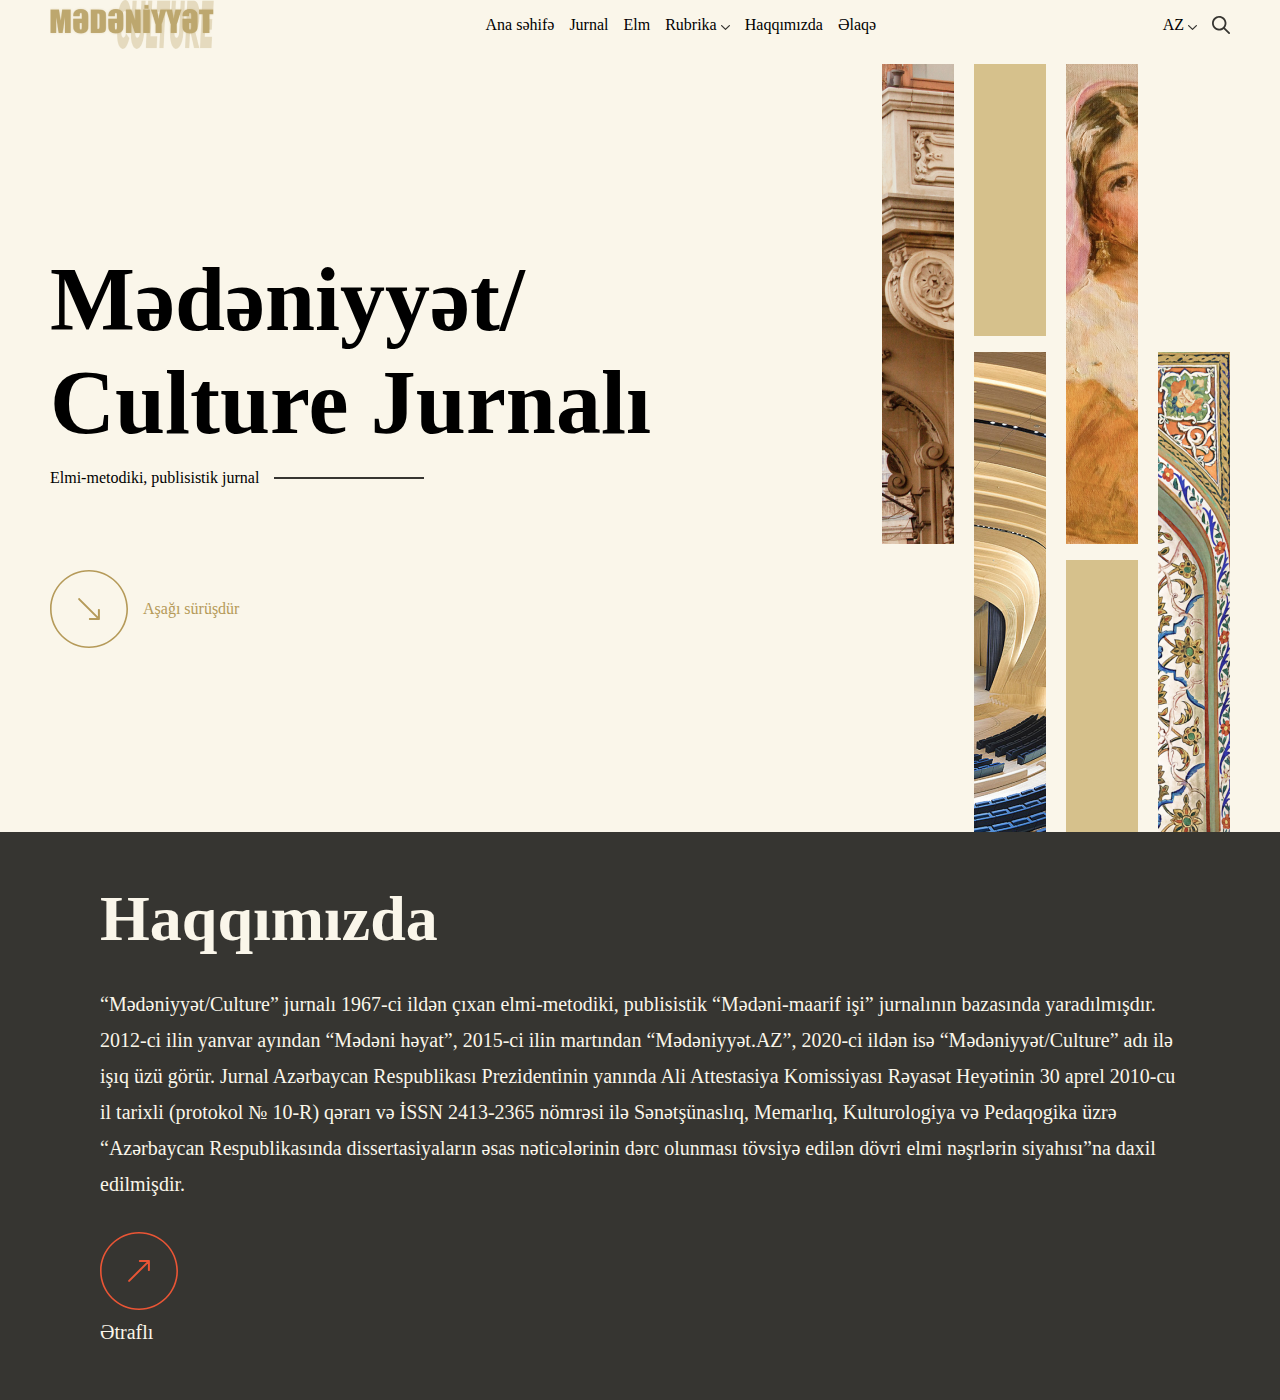
<file: Task1488/index.html>
<!DOCTYPE html>
<html lang="en">
<head>
    <meta charset="UTF-8">
    <meta http-equiv="X-UA-Compatible" content="IE=edge">
    <meta name="viewport" content="width=device-width, initial-scale=1.0">
    <link rel="stylesheet" href="css/main.css">
    <title>Medeniyyet jurnali</title>
</head>
<body>
    <div class="main-container">
        <div class="main">
            <div class="header-container">
                <header class="header">
                    <img src="pics/logo.png" alt="">
                    <div class="header-nav">
                        <div class="nav-elem">Ana səhifə</div>
                        <div class="nav-elem">Jurnal</div>
                        <div class="nav-elem">Elm</div>
                        <div class="nav-elem">
                            Rubrika
                            <svg width="9" height="5" viewBox="0 0 9 5" fill="none" xmlns="http://www.w3.org/2000/svg">
                                <path fill-rule="evenodd" clip-rule="evenodd" d="M8.82102 1.02051L4.9321 4.82491C4.69346 5.05836 4.30654 5.05836 4.0679 4.82491L0.178983 1.02051C-0.0596609 0.787057 -0.0596609 0.40855 0.178983 0.175093C0.417625 -0.0583633 0.804543 -0.0583634 1.04319 0.175093L4.5 3.55678L7.95681 0.175092C8.19546 -0.058364 8.58237 -0.058364 8.82102 0.175092C9.05966 0.408549 9.05966 0.787056 8.82102 1.02051Z" fill="#363531"/>
                            </svg>
                        </div>
                        <div class="nav-elem">Haqqımızda</div>
                        <div class="nav-elem">Əlaqə</div>
                    </div>
                    <div class="lang-search">
                        <div class="lang">
                            AZ
                            <svg width="9" height="5" viewBox="0 0 9 5" fill="none" xmlns="http://www.w3.org/2000/svg">
                                <path fill-rule="evenodd" clip-rule="evenodd" d="M8.82102 1.02051L4.9321 4.82491C4.69346 5.05836 4.30654 5.05836 4.0679 4.82491L0.178983 1.02051C-0.0596609 0.787057 -0.0596609 0.40855 0.178983 0.175093C0.417625 -0.0583633 0.804543 -0.0583634 1.04319 0.175093L4.5 3.55678L7.95681 0.175092C8.19546 -0.058364 8.58237 -0.058364 8.82102 0.175092C9.05966 0.408549 9.05966 0.787056 8.82102 1.02051Z" fill="#363531"/>
                            </svg>
                        </div>
                        <svg width="18" height="18" viewBox="0 0 18 18" fill="none" xmlns="http://www.w3.org/2000/svg">
                            <path d="M12.9223 11.6411L17.7869 16.515C17.9337 16.6887 18.0094 16.9114 17.9991 17.1385C17.9887 17.3657 17.893 17.5805 17.7311 17.7402C17.5692 17.8998 17.353 17.9924 17.1258 17.9996C16.8985 18.0067 16.6769 17.9278 16.5053 17.7786L11.6497 12.9228C10.1991 14.0497 8.37347 14.5813 6.54463 14.4094C4.71579 14.2375 3.02122 13.375 1.80597 11.9975C0.590716 10.62 -0.053846 8.83111 0.00352594 6.99504C0.0608979 5.15897 0.81589 3.41379 2.11477 2.11486C3.41366 0.815922 5.15877 0.0609002 6.99477 0.00352608C8.83077 -0.0538481 10.6196 0.590739 11.9971 1.80604C13.3745 3.02134 14.237 4.71597 14.4089 6.54488C14.5808 8.37379 14.0492 10.1995 12.9223 11.6501V11.6411ZM7.21825 12.6339C8.65446 12.6339 10.0318 12.0634 11.0474 11.0478C12.0629 10.0322 12.6335 8.65479 12.6335 7.21853C12.6335 5.78227 12.0629 4.40484 11.0474 3.38925C10.0318 2.37366 8.65446 1.80311 7.21825 1.80311C5.78205 1.80311 4.40467 2.37366 3.38912 3.38925C2.37357 4.40484 1.80304 5.78227 1.80304 7.21853C1.80304 8.65479 2.37357 10.0322 3.38912 11.0478C4.40467 12.0634 5.78205 12.6339 7.21825 12.6339Z" fill="#363531"/>
                        </svg>
                    </div>
                    <div class="search-menu-mobile">
                        <svg width="18" height="18" viewBox="0 0 18 18" fill="none" xmlns="http://www.w3.org/2000/svg">
                            <path d="M12.9223 11.6411L17.7869 16.515C17.9337 16.6887 18.0094 16.9114 17.9991 17.1385C17.9887 17.3657 17.893 17.5805 17.7311 17.7402C17.5692 17.8998 17.353 17.9924 17.1258 17.9996C16.8985 18.0067 16.6769 17.9278 16.5053 17.7786L11.6497 12.9228C10.1991 14.0497 8.37347 14.5813 6.54463 14.4094C4.71579 14.2375 3.02122 13.375 1.80597 11.9975C0.590716 10.62 -0.053846 8.83111 0.00352594 6.99504C0.0608979 5.15897 0.81589 3.41379 2.11477 2.11486C3.41366 0.815922 5.15877 0.0609002 6.99477 0.00352608C8.83077 -0.0538481 10.6196 0.590739 11.9971 1.80604C13.3745 3.02134 14.237 4.71597 14.4089 6.54488C14.5808 8.37379 14.0492 10.1995 12.9223 11.6501V11.6411ZM7.21825 12.6339C8.65446 12.6339 10.0318 12.0634 11.0474 11.0478C12.0629 10.0322 12.6335 8.65479 12.6335 7.21853C12.6335 5.78227 12.0629 4.40484 11.0474 3.38925C10.0318 2.37366 8.65446 1.80311 7.21825 1.80311C5.78205 1.80311 4.40467 2.37366 3.38912 3.38925C2.37357 4.40484 1.80304 5.78227 1.80304 7.21853C1.80304 8.65479 2.37357 10.0322 3.38912 11.0478C4.40467 12.0634 5.78205 12.6339 7.21825 12.6339Z" fill="#363531"/>
                        </svg>
                        <svg width="26" height="18" viewBox="0 0 26 18" fill="none" xmlns="http://www.w3.org/2000/svg">
                            <path fill-rule="evenodd" clip-rule="evenodd" d="M0 1.09756C0 0.491395 0.519669 0 1.16071 0H24.8393C25.4803 0 26 0.491395 26 1.09756C26 1.70373 25.4803 2.19512 24.8393 2.19512H1.16071C0.519669 2.19512 0 1.70373 0 1.09756Z" fill="#363531"/>
                            <path fill-rule="evenodd" clip-rule="evenodd" d="M7.42857 9C7.42857 8.39383 7.94824 7.90244 8.58929 7.90244L24.8393 7.90244C25.4803 7.90244 26 8.39383 26 9C26 9.60616 25.4803 10.0976 24.8393 10.0976L8.58929 10.0976C7.94824 10.0976 7.42857 9.60617 7.42857 9Z" fill="#363531"/>
                            <path fill-rule="evenodd" clip-rule="evenodd" d="M0 16.9024C0 16.2963 0.519669 15.8049 1.16071 15.8049H24.8393C25.4803 15.8049 26 16.2963 26 16.9024C26 17.5086 25.4803 18 24.8393 18H1.16071C0.519669 18 0 17.5086 0 16.9024Z" fill="#363531"/>
                        </svg>    
                    </div>
                </header>
            </div>
            <div class="title-pic">
                <div class="title-button">
                    <div class="title-text">
                        <h5>
                            Mədəniyyət/
                            <br>
                            Culture Jurnalı
                        </h5>
                        <div class="text-line">
                            <p>Elmi-metodiki, publisistik jurnal</p>
                            <div class="line"></div>
                        </div>
                    </div>
                    <div class="title-btn">
                        <svg width="78" height="78" viewBox="0 0 78 78" fill="none" xmlns="http://www.w3.org/2000/svg">
                            <path fill-rule="evenodd" clip-rule="evenodd" d="M39 76.4C59.6554 76.4 76.4 59.6554 76.4 39C76.4 18.3446 59.6554 1.6 39 1.6C18.3446 1.6 1.6 18.3446 1.6 39C1.6 59.6554 18.3446 76.4 39 76.4ZM39 78C60.5391 78 78 60.5391 78 39C78 17.4609 60.5391 0 39 0C17.4609 0 0 17.4609 0 39C0 60.5391 17.4609 78 39 78Z" fill="#B59A59"/>
                            <path d="M29.8077 28.3935C29.4172 28.003 28.784 28.003 28.3935 28.3935C28.003 28.784 28.003 29.4172 28.3935 29.8077L29.8077 28.3935ZM48.8996 49.8996C49.4519 49.8996 49.8996 49.4519 49.8996 48.8996L49.8996 39.8996C49.8996 39.3473 49.4519 38.8996 48.8996 38.8996C48.3473 38.8996 47.8996 39.3473 47.8996 39.8996L47.8996 47.8996L39.8996 47.8996C39.3473 47.8996 38.8996 48.3473 38.8996 48.8996C38.8996 49.4519 39.3473 49.8996 39.8996 49.8996L48.8996 49.8996ZM28.3935 29.8077L48.1925 49.6067L49.6067 48.1925L29.8077 28.3935L28.3935 29.8077Z" fill="#B59A59"/>
                        </svg>
                        Aşağı sürüşdür
                    </div>
                </div>
                <img src="pics/photo 1.png" alt="">
            </div>
            <div class="title-pic-mob">
                <div class="title-text">
                    <h5>
                        Mədəniyyət/
                        <br>
                        Culture Jurnalı
                    </h5>
                    <div class="text-line">
                        <div class="line"></div>
                        <p>Elmi-metodiki, publisistik jurnal</p>
                    </div>
                </div>
                <img  src="pics/photo 1.png" alt="">
                <div class="title-pic-mob-btn">
                    <svg width="60" height="60" viewBox="0 0 60 60" fill="none" xmlns="http://www.w3.org/2000/svg">
                        <path fill-rule="evenodd" clip-rule="evenodd" d="M30 58.7692C45.8888 58.7692 58.7692 45.8888 58.7692 30C58.7692 14.1112 45.8888 1.23077 30 1.23077C14.1112 1.23077 1.23077 14.1112 1.23077 30C1.23077 45.8888 14.1112 58.7692 30 58.7692ZM30 60C46.5685 60 60 46.5685 60 30C60 13.4315 46.5685 0 30 0C13.4315 0 0 13.4315 0 30C0 46.5685 13.4315 60 30 60Z" fill="#B59A59"/>
                        <path d="M31 17.5862C31 17.0339 30.5523 16.5862 30 16.5862C29.4477 16.5862 29 17.0339 29 17.5862L31 17.5862ZM29.2929 42.0864C29.6834 42.4769 30.3166 42.4769 30.7071 42.0864L37.0711 35.7224C37.4616 35.3319 37.4616 34.6987 37.0711 34.3082C36.6805 33.9177 36.0474 33.9177 35.6569 34.3082L30 39.9651L24.3431 34.3082C23.9526 33.9177 23.3195 33.9177 22.9289 34.3082C22.5384 34.6987 22.5384 35.3319 22.9289 35.7224L29.2929 42.0864ZM29 17.5862L29 41.3793L31 41.3793L31 17.5862L29 17.5862Z" fill="#B59A59"/>
                    </svg>
                    <p>Aşağı sürüşdür</p>
                </div>
            </div>
            <div style="display: none;" class="jurnal">
                <h5>Jurnal</h5>
                <div class="jurnal-elems">
                    <div class="jurnal-elem">
                        <div class="pic-border">
                            <img src="pics/jurnal 1.png" alt="">
                        </div>
                        <p>May-Iyun 2022</p>
                        <div class="jurnal-btns">
                            <div class="read">
                                Oxu
                                <svg width="13" height="13" viewBox="0 0 13 13" fill="none" xmlns="http://www.w3.org/2000/svg">
                                    <path fill-rule="evenodd" clip-rule="evenodd" d="M2.60989 2.62747e-07L11.961 0C12.5348 -4.3791e-07 13 0.465181 13 1.03901V10.3901C13 10.9639 12.5348 11.4291 11.961 11.4291C11.3872 11.4291 10.922 10.9639 10.922 10.3901L10.922 3.54741L1.7737 12.6957C1.36794 13.1014 0.710078 13.1014 0.304319 12.6957C-0.10144 12.2899 -0.10144 11.6321 0.304319 11.2263L9.45259 2.07802L2.60989 2.07802C2.03606 2.07802 1.57088 1.61284 1.57088 1.03901C1.57088 0.465181 2.03606 -8.75818e-08 2.60989 2.62747e-07Z" fill="#EA5535"/>
                                </svg> 
                            </div>
                            <div class="download">
                                Yüklə
                                <svg width="19" height="17" viewBox="0 0 19 17" fill="none" xmlns="http://www.w3.org/2000/svg">
                                    <g clip-path="url(#clip0_911_444)">
                                    <path d="M18.1 10.77V13.6C18.1286 13.9253 18.0877 14.2529 17.9798 14.5611C17.872 14.8694 17.6998 15.1511 17.4747 15.3876C17.2495 15.6241 16.9766 15.8099 16.6741 15.9328C16.3715 16.0556 16.0463 16.1126 15.72 16.1H3.27998C2.95369 16.1126 2.62845 16.0556 2.3259 15.9328C2.02335 15.8099 1.75043 15.6241 1.52528 15.3876C1.30013 15.1511 1.12792 14.8694 1.02011 14.5611C0.912289 14.2529 0.871338 13.9253 0.899976 13.6V10.77C0.893215 10.5643 0.963149 10.3633 1.0962 10.2063C1.22925 10.0492 1.41593 9.94717 1.61998 9.92C1.81931 9.9036 2.01777 9.96062 2.178 10.0803C2.33823 10.2 2.44918 10.3742 2.48998 10.57C2.50476 10.6762 2.50476 10.7838 2.48998 10.89V13.65C2.48998 14.15 2.71998 14.4 3.18998 14.4H15.78C16.25 14.4 16.48 14.15 16.48 13.65V10.89C16.4652 10.7838 16.4652 10.6762 16.48 10.57C16.5208 10.3742 16.6317 10.2 16.7919 10.0803C16.9522 9.96062 17.1506 9.9036 17.35 9.92C17.5595 9.9402 17.7534 10.0392 17.8927 10.197C18.0319 10.3548 18.106 10.5596 18.1 10.77Z" fill="#B59A59"/>
                                    <path d="M13.4499 9.73002L9.99992 12.84C9.85917 12.9917 9.66628 13.0846 9.45992 13.1C9.2821 13.0665 9.12036 12.9751 8.99992 12.84L5.54992 9.73002C5.3739 9.56934 5.26106 9.35108 5.23173 9.11457C5.20239 8.87805 5.25849 8.63884 5.38992 8.44002C5.45264 8.35014 5.53274 8.27374 5.62549 8.21534C5.71824 8.15694 5.82175 8.11773 5.92992 8.10002C6.04668 8.09224 6.1638 8.10865 6.27392 8.14823C6.38405 8.18781 6.48482 8.2497 6.56992 8.33002L8.56992 10.13L8.70992 10.25V2.00002C8.69575 1.86038 8.69575 1.71967 8.70992 1.58002C8.74579 1.39428 8.84331 1.22608 8.98669 1.10267C9.13007 0.979255 9.3109 0.907853 9.49992 0.900024C9.67912 0.915256 9.84869 0.987598 9.9837 1.10641C10.1187 1.22522 10.212 1.38422 10.2499 1.56002C10.2641 1.69967 10.2641 1.84038 10.2499 1.98002V10.29L10.3899 10.17L12.3899 8.37002C12.475 8.2897 12.5758 8.22781 12.6859 8.18823C12.796 8.14865 12.9132 8.13224 13.0299 8.14002C13.1381 8.15773 13.2416 8.19694 13.3343 8.25534C13.4271 8.31374 13.5072 8.39014 13.5699 8.48002C13.6957 8.67074 13.7524 8.89878 13.7306 9.12621C13.7088 9.35363 13.6097 9.56672 13.4499 9.73002Z" fill="#B59A59"/>
                                    </g>
                                    <defs>
                                    <clipPath id="clip0_911_444">
                                    <rect width="19" height="17" fill="white"/>
                                    </clipPath>
                                    </defs>
                                </svg>
                            </div>
                        </div>
                    </div>
                    <div class="jurnal-elem">
                        <div class="pic-border">
                            <img src="pics/jurnal 2.png" alt="">
                        </div>
                        <p>May-Iyun 2022</p>
                        <div class="jurnal-btns">
                            <div class="read">
                                Oxu
                                <svg width="13" height="13" viewBox="0 0 13 13" fill="none" xmlns="http://www.w3.org/2000/svg">
                                    <path fill-rule="evenodd" clip-rule="evenodd" d="M2.60989 2.62747e-07L11.961 0C12.5348 -4.3791e-07 13 0.465181 13 1.03901V10.3901C13 10.9639 12.5348 11.4291 11.961 11.4291C11.3872 11.4291 10.922 10.9639 10.922 10.3901L10.922 3.54741L1.7737 12.6957C1.36794 13.1014 0.710078 13.1014 0.304319 12.6957C-0.10144 12.2899 -0.10144 11.6321 0.304319 11.2263L9.45259 2.07802L2.60989 2.07802C2.03606 2.07802 1.57088 1.61284 1.57088 1.03901C1.57088 0.465181 2.03606 -8.75818e-08 2.60989 2.62747e-07Z" fill="#EA5535"/>
                                </svg> 
                            </div>
                            <div class="download">
                                Yüklə
                                <svg width="19" height="17" viewBox="0 0 19 17" fill="none" xmlns="http://www.w3.org/2000/svg">
                                    <g clip-path="url(#clip0_911_444)">
                                    <path d="M18.1 10.77V13.6C18.1286 13.9253 18.0877 14.2529 17.9798 14.5611C17.872 14.8694 17.6998 15.1511 17.4747 15.3876C17.2495 15.6241 16.9766 15.8099 16.6741 15.9328C16.3715 16.0556 16.0463 16.1126 15.72 16.1H3.27998C2.95369 16.1126 2.62845 16.0556 2.3259 15.9328C2.02335 15.8099 1.75043 15.6241 1.52528 15.3876C1.30013 15.1511 1.12792 14.8694 1.02011 14.5611C0.912289 14.2529 0.871338 13.9253 0.899976 13.6V10.77C0.893215 10.5643 0.963149 10.3633 1.0962 10.2063C1.22925 10.0492 1.41593 9.94717 1.61998 9.92C1.81931 9.9036 2.01777 9.96062 2.178 10.0803C2.33823 10.2 2.44918 10.3742 2.48998 10.57C2.50476 10.6762 2.50476 10.7838 2.48998 10.89V13.65C2.48998 14.15 2.71998 14.4 3.18998 14.4H15.78C16.25 14.4 16.48 14.15 16.48 13.65V10.89C16.4652 10.7838 16.4652 10.6762 16.48 10.57C16.5208 10.3742 16.6317 10.2 16.7919 10.0803C16.9522 9.96062 17.1506 9.9036 17.35 9.92C17.5595 9.9402 17.7534 10.0392 17.8927 10.197C18.0319 10.3548 18.106 10.5596 18.1 10.77Z" fill="#B59A59"/>
                                    <path d="M13.4499 9.73002L9.99992 12.84C9.85917 12.9917 9.66628 13.0846 9.45992 13.1C9.2821 13.0665 9.12036 12.9751 8.99992 12.84L5.54992 9.73002C5.3739 9.56934 5.26106 9.35108 5.23173 9.11457C5.20239 8.87805 5.25849 8.63884 5.38992 8.44002C5.45264 8.35014 5.53274 8.27374 5.62549 8.21534C5.71824 8.15694 5.82175 8.11773 5.92992 8.10002C6.04668 8.09224 6.1638 8.10865 6.27392 8.14823C6.38405 8.18781 6.48482 8.2497 6.56992 8.33002L8.56992 10.13L8.70992 10.25V2.00002C8.69575 1.86038 8.69575 1.71967 8.70992 1.58002C8.74579 1.39428 8.84331 1.22608 8.98669 1.10267C9.13007 0.979255 9.3109 0.907853 9.49992 0.900024C9.67912 0.915256 9.84869 0.987598 9.9837 1.10641C10.1187 1.22522 10.212 1.38422 10.2499 1.56002C10.2641 1.69967 10.2641 1.84038 10.2499 1.98002V10.29L10.3899 10.17L12.3899 8.37002C12.475 8.2897 12.5758 8.22781 12.6859 8.18823C12.796 8.14865 12.9132 8.13224 13.0299 8.14002C13.1381 8.15773 13.2416 8.19694 13.3343 8.25534C13.4271 8.31374 13.5072 8.39014 13.5699 8.48002C13.6957 8.67074 13.7524 8.89878 13.7306 9.12621C13.7088 9.35363 13.6097 9.56672 13.4499 9.73002Z" fill="#B59A59"/>
                                    </g>
                                    <defs>
                                    <clipPath id="clip0_911_444">
                                    <rect width="19" height="17" fill="white"/>
                                    </clipPath>
                                    </defs>
                                </svg>
                            </div>
                        </div>
                    </div>
                    <div class="jurnal-elem">
                        <div class="pic-border">
                            <img src="pics/jurnal 3.png" alt="">
                        </div>
                        <p>May-Iyun 2022</p>
                        <div class="jurnal-btns">
                            <div class="read">
                                Oxu
                                <svg width="13" height="13" viewBox="0 0 13 13" fill="none" xmlns="http://www.w3.org/2000/svg">
                                    <path fill-rule="evenodd" clip-rule="evenodd" d="M2.60989 2.62747e-07L11.961 0C12.5348 -4.3791e-07 13 0.465181 13 1.03901V10.3901C13 10.9639 12.5348 11.4291 11.961 11.4291C11.3872 11.4291 10.922 10.9639 10.922 10.3901L10.922 3.54741L1.7737 12.6957C1.36794 13.1014 0.710078 13.1014 0.304319 12.6957C-0.10144 12.2899 -0.10144 11.6321 0.304319 11.2263L9.45259 2.07802L2.60989 2.07802C2.03606 2.07802 1.57088 1.61284 1.57088 1.03901C1.57088 0.465181 2.03606 -8.75818e-08 2.60989 2.62747e-07Z" fill="#EA5535"/>
                                </svg> 
                            </div>
                            <div class="download">
                                Yüklə
                                <svg width="19" height="17" viewBox="0 0 19 17" fill="none" xmlns="http://www.w3.org/2000/svg">
                                    <g clip-path="url(#clip0_911_444)">
                                    <path d="M18.1 10.77V13.6C18.1286 13.9253 18.0877 14.2529 17.9798 14.5611C17.872 14.8694 17.6998 15.1511 17.4747 15.3876C17.2495 15.6241 16.9766 15.8099 16.6741 15.9328C16.3715 16.0556 16.0463 16.1126 15.72 16.1H3.27998C2.95369 16.1126 2.62845 16.0556 2.3259 15.9328C2.02335 15.8099 1.75043 15.6241 1.52528 15.3876C1.30013 15.1511 1.12792 14.8694 1.02011 14.5611C0.912289 14.2529 0.871338 13.9253 0.899976 13.6V10.77C0.893215 10.5643 0.963149 10.3633 1.0962 10.2063C1.22925 10.0492 1.41593 9.94717 1.61998 9.92C1.81931 9.9036 2.01777 9.96062 2.178 10.0803C2.33823 10.2 2.44918 10.3742 2.48998 10.57C2.50476 10.6762 2.50476 10.7838 2.48998 10.89V13.65C2.48998 14.15 2.71998 14.4 3.18998 14.4H15.78C16.25 14.4 16.48 14.15 16.48 13.65V10.89C16.4652 10.7838 16.4652 10.6762 16.48 10.57C16.5208 10.3742 16.6317 10.2 16.7919 10.0803C16.9522 9.96062 17.1506 9.9036 17.35 9.92C17.5595 9.9402 17.7534 10.0392 17.8927 10.197C18.0319 10.3548 18.106 10.5596 18.1 10.77Z" fill="#B59A59"/>
                                    <path d="M13.4499 9.73002L9.99992 12.84C9.85917 12.9917 9.66628 13.0846 9.45992 13.1C9.2821 13.0665 9.12036 12.9751 8.99992 12.84L5.54992 9.73002C5.3739 9.56934 5.26106 9.35108 5.23173 9.11457C5.20239 8.87805 5.25849 8.63884 5.38992 8.44002C5.45264 8.35014 5.53274 8.27374 5.62549 8.21534C5.71824 8.15694 5.82175 8.11773 5.92992 8.10002C6.04668 8.09224 6.1638 8.10865 6.27392 8.14823C6.38405 8.18781 6.48482 8.2497 6.56992 8.33002L8.56992 10.13L8.70992 10.25V2.00002C8.69575 1.86038 8.69575 1.71967 8.70992 1.58002C8.74579 1.39428 8.84331 1.22608 8.98669 1.10267C9.13007 0.979255 9.3109 0.907853 9.49992 0.900024C9.67912 0.915256 9.84869 0.987598 9.9837 1.10641C10.1187 1.22522 10.212 1.38422 10.2499 1.56002C10.2641 1.69967 10.2641 1.84038 10.2499 1.98002V10.29L10.3899 10.17L12.3899 8.37002C12.475 8.2897 12.5758 8.22781 12.6859 8.18823C12.796 8.14865 12.9132 8.13224 13.0299 8.14002C13.1381 8.15773 13.2416 8.19694 13.3343 8.25534C13.4271 8.31374 13.5072 8.39014 13.5699 8.48002C13.6957 8.67074 13.7524 8.89878 13.7306 9.12621C13.7088 9.35363 13.6097 9.56672 13.4499 9.73002Z" fill="#B59A59"/>
                                    </g>
                                    <defs>
                                    <clipPath id="clip0_911_444">
                                    <rect width="19" height="17" fill="white"/>
                                    </clipPath>
                                    </defs>
                                </svg>
                            </div>
                        </div>
                    </div>
                    <div class="jurnal-elem">
                        <div class="pic-border">
                            <img src="pics/jurnal 1.png" alt="">
                        </div>
                        <p>May-Iyun 2022</p>
                        <div class="jurnal-btns">
                            <div class="read">
                                Oxu
                                <svg width="13" height="13" viewBox="0 0 13 13" fill="none" xmlns="http://www.w3.org/2000/svg">
                                    <path fill-rule="evenodd" clip-rule="evenodd" d="M2.60989 2.62747e-07L11.961 0C12.5348 -4.3791e-07 13 0.465181 13 1.03901V10.3901C13 10.9639 12.5348 11.4291 11.961 11.4291C11.3872 11.4291 10.922 10.9639 10.922 10.3901L10.922 3.54741L1.7737 12.6957C1.36794 13.1014 0.710078 13.1014 0.304319 12.6957C-0.10144 12.2899 -0.10144 11.6321 0.304319 11.2263L9.45259 2.07802L2.60989 2.07802C2.03606 2.07802 1.57088 1.61284 1.57088 1.03901C1.57088 0.465181 2.03606 -8.75818e-08 2.60989 2.62747e-07Z" fill="#EA5535"/>
                                </svg> 
                            </div>
                            <div class="download">
                                Yüklə
                                <svg width="19" height="17" viewBox="0 0 19 17" fill="none" xmlns="http://www.w3.org/2000/svg">
                                    <g clip-path="url(#clip0_911_444)">
                                    <path d="M18.1 10.77V13.6C18.1286 13.9253 18.0877 14.2529 17.9798 14.5611C17.872 14.8694 17.6998 15.1511 17.4747 15.3876C17.2495 15.6241 16.9766 15.8099 16.6741 15.9328C16.3715 16.0556 16.0463 16.1126 15.72 16.1H3.27998C2.95369 16.1126 2.62845 16.0556 2.3259 15.9328C2.02335 15.8099 1.75043 15.6241 1.52528 15.3876C1.30013 15.1511 1.12792 14.8694 1.02011 14.5611C0.912289 14.2529 0.871338 13.9253 0.899976 13.6V10.77C0.893215 10.5643 0.963149 10.3633 1.0962 10.2063C1.22925 10.0492 1.41593 9.94717 1.61998 9.92C1.81931 9.9036 2.01777 9.96062 2.178 10.0803C2.33823 10.2 2.44918 10.3742 2.48998 10.57C2.50476 10.6762 2.50476 10.7838 2.48998 10.89V13.65C2.48998 14.15 2.71998 14.4 3.18998 14.4H15.78C16.25 14.4 16.48 14.15 16.48 13.65V10.89C16.4652 10.7838 16.4652 10.6762 16.48 10.57C16.5208 10.3742 16.6317 10.2 16.7919 10.0803C16.9522 9.96062 17.1506 9.9036 17.35 9.92C17.5595 9.9402 17.7534 10.0392 17.8927 10.197C18.0319 10.3548 18.106 10.5596 18.1 10.77Z" fill="#B59A59"/>
                                    <path d="M13.4499 9.73002L9.99992 12.84C9.85917 12.9917 9.66628 13.0846 9.45992 13.1C9.2821 13.0665 9.12036 12.9751 8.99992 12.84L5.54992 9.73002C5.3739 9.56934 5.26106 9.35108 5.23173 9.11457C5.20239 8.87805 5.25849 8.63884 5.38992 8.44002C5.45264 8.35014 5.53274 8.27374 5.62549 8.21534C5.71824 8.15694 5.82175 8.11773 5.92992 8.10002C6.04668 8.09224 6.1638 8.10865 6.27392 8.14823C6.38405 8.18781 6.48482 8.2497 6.56992 8.33002L8.56992 10.13L8.70992 10.25V2.00002C8.69575 1.86038 8.69575 1.71967 8.70992 1.58002C8.74579 1.39428 8.84331 1.22608 8.98669 1.10267C9.13007 0.979255 9.3109 0.907853 9.49992 0.900024C9.67912 0.915256 9.84869 0.987598 9.9837 1.10641C10.1187 1.22522 10.212 1.38422 10.2499 1.56002C10.2641 1.69967 10.2641 1.84038 10.2499 1.98002V10.29L10.3899 10.17L12.3899 8.37002C12.475 8.2897 12.5758 8.22781 12.6859 8.18823C12.796 8.14865 12.9132 8.13224 13.0299 8.14002C13.1381 8.15773 13.2416 8.19694 13.3343 8.25534C13.4271 8.31374 13.5072 8.39014 13.5699 8.48002C13.6957 8.67074 13.7524 8.89878 13.7306 9.12621C13.7088 9.35363 13.6097 9.56672 13.4499 9.73002Z" fill="#B59A59"/>
                                    </g>
                                    <defs>
                                    <clipPath id="clip0_911_444">
                                    <rect width="19" height="17" fill="white"/>
                                    </clipPath>
                                    </defs>
                                </svg>
                            </div>
                        </div>
                    </div>
                    <div class="jurnal-elem">
                        <div class="pic-border">
                            <img src="pics/jurnal 2.png" alt="">
                        </div>
                        <p>May-Iyun 2022</p>
                        <div class="jurnal-btns">
                            <div class="read">
                                Oxu
                                <svg width="13" height="13" viewBox="0 0 13 13" fill="none" xmlns="http://www.w3.org/2000/svg">
                                    <path fill-rule="evenodd" clip-rule="evenodd" d="M2.60989 2.62747e-07L11.961 0C12.5348 -4.3791e-07 13 0.465181 13 1.03901V10.3901C13 10.9639 12.5348 11.4291 11.961 11.4291C11.3872 11.4291 10.922 10.9639 10.922 10.3901L10.922 3.54741L1.7737 12.6957C1.36794 13.1014 0.710078 13.1014 0.304319 12.6957C-0.10144 12.2899 -0.10144 11.6321 0.304319 11.2263L9.45259 2.07802L2.60989 2.07802C2.03606 2.07802 1.57088 1.61284 1.57088 1.03901C1.57088 0.465181 2.03606 -8.75818e-08 2.60989 2.62747e-07Z" fill="#EA5535"/>
                                </svg> 
                            </div>
                            <div class="download">
                                Yüklə
                                <svg width="19" height="17" viewBox="0 0 19 17" fill="none" xmlns="http://www.w3.org/2000/svg">
                                    <g clip-path="url(#clip0_911_444)">
                                    <path d="M18.1 10.77V13.6C18.1286 13.9253 18.0877 14.2529 17.9798 14.5611C17.872 14.8694 17.6998 15.1511 17.4747 15.3876C17.2495 15.6241 16.9766 15.8099 16.6741 15.9328C16.3715 16.0556 16.0463 16.1126 15.72 16.1H3.27998C2.95369 16.1126 2.62845 16.0556 2.3259 15.9328C2.02335 15.8099 1.75043 15.6241 1.52528 15.3876C1.30013 15.1511 1.12792 14.8694 1.02011 14.5611C0.912289 14.2529 0.871338 13.9253 0.899976 13.6V10.77C0.893215 10.5643 0.963149 10.3633 1.0962 10.2063C1.22925 10.0492 1.41593 9.94717 1.61998 9.92C1.81931 9.9036 2.01777 9.96062 2.178 10.0803C2.33823 10.2 2.44918 10.3742 2.48998 10.57C2.50476 10.6762 2.50476 10.7838 2.48998 10.89V13.65C2.48998 14.15 2.71998 14.4 3.18998 14.4H15.78C16.25 14.4 16.48 14.15 16.48 13.65V10.89C16.4652 10.7838 16.4652 10.6762 16.48 10.57C16.5208 10.3742 16.6317 10.2 16.7919 10.0803C16.9522 9.96062 17.1506 9.9036 17.35 9.92C17.5595 9.9402 17.7534 10.0392 17.8927 10.197C18.0319 10.3548 18.106 10.5596 18.1 10.77Z" fill="#B59A59"/>
                                    <path d="M13.4499 9.73002L9.99992 12.84C9.85917 12.9917 9.66628 13.0846 9.45992 13.1C9.2821 13.0665 9.12036 12.9751 8.99992 12.84L5.54992 9.73002C5.3739 9.56934 5.26106 9.35108 5.23173 9.11457C5.20239 8.87805 5.25849 8.63884 5.38992 8.44002C5.45264 8.35014 5.53274 8.27374 5.62549 8.21534C5.71824 8.15694 5.82175 8.11773 5.92992 8.10002C6.04668 8.09224 6.1638 8.10865 6.27392 8.14823C6.38405 8.18781 6.48482 8.2497 6.56992 8.33002L8.56992 10.13L8.70992 10.25V2.00002C8.69575 1.86038 8.69575 1.71967 8.70992 1.58002C8.74579 1.39428 8.84331 1.22608 8.98669 1.10267C9.13007 0.979255 9.3109 0.907853 9.49992 0.900024C9.67912 0.915256 9.84869 0.987598 9.9837 1.10641C10.1187 1.22522 10.212 1.38422 10.2499 1.56002C10.2641 1.69967 10.2641 1.84038 10.2499 1.98002V10.29L10.3899 10.17L12.3899 8.37002C12.475 8.2897 12.5758 8.22781 12.6859 8.18823C12.796 8.14865 12.9132 8.13224 13.0299 8.14002C13.1381 8.15773 13.2416 8.19694 13.3343 8.25534C13.4271 8.31374 13.5072 8.39014 13.5699 8.48002C13.6957 8.67074 13.7524 8.89878 13.7306 9.12621C13.7088 9.35363 13.6097 9.56672 13.4499 9.73002Z" fill="#B59A59"/>
                                    </g>
                                    <defs>
                                    <clipPath id="clip0_911_444">
                                    <rect width="19" height="17" fill="white"/>
                                    </clipPath>
                                    </defs>
                                </svg>
                            </div>
                        </div>
                    </div>
                    <div class="jurnal-elem">
                        <div class="pic-border">
                            <img src="pics/jurnal 3.png" alt="">
                        </div>
                        <p>May-Iyun 2022</p>
                        <div class="jurnal-btns">
                            <div class="read">
                                Oxu
                                <svg width="13" height="13" viewBox="0 0 13 13" fill="none" xmlns="http://www.w3.org/2000/svg">
                                    <path fill-rule="evenodd" clip-rule="evenodd" d="M2.60989 2.62747e-07L11.961 0C12.5348 -4.3791e-07 13 0.465181 13 1.03901V10.3901C13 10.9639 12.5348 11.4291 11.961 11.4291C11.3872 11.4291 10.922 10.9639 10.922 10.3901L10.922 3.54741L1.7737 12.6957C1.36794 13.1014 0.710078 13.1014 0.304319 12.6957C-0.10144 12.2899 -0.10144 11.6321 0.304319 11.2263L9.45259 2.07802L2.60989 2.07802C2.03606 2.07802 1.57088 1.61284 1.57088 1.03901C1.57088 0.465181 2.03606 -8.75818e-08 2.60989 2.62747e-07Z" fill="#EA5535"/>
                                </svg> 
                            </div>
                            <div class="download">
                                Yüklə
                                <svg width="19" height="17" viewBox="0 0 19 17" fill="none" xmlns="http://www.w3.org/2000/svg">
                                    <g clip-path="url(#clip0_911_444)">
                                    <path d="M18.1 10.77V13.6C18.1286 13.9253 18.0877 14.2529 17.9798 14.5611C17.872 14.8694 17.6998 15.1511 17.4747 15.3876C17.2495 15.6241 16.9766 15.8099 16.6741 15.9328C16.3715 16.0556 16.0463 16.1126 15.72 16.1H3.27998C2.95369 16.1126 2.62845 16.0556 2.3259 15.9328C2.02335 15.8099 1.75043 15.6241 1.52528 15.3876C1.30013 15.1511 1.12792 14.8694 1.02011 14.5611C0.912289 14.2529 0.871338 13.9253 0.899976 13.6V10.77C0.893215 10.5643 0.963149 10.3633 1.0962 10.2063C1.22925 10.0492 1.41593 9.94717 1.61998 9.92C1.81931 9.9036 2.01777 9.96062 2.178 10.0803C2.33823 10.2 2.44918 10.3742 2.48998 10.57C2.50476 10.6762 2.50476 10.7838 2.48998 10.89V13.65C2.48998 14.15 2.71998 14.4 3.18998 14.4H15.78C16.25 14.4 16.48 14.15 16.48 13.65V10.89C16.4652 10.7838 16.4652 10.6762 16.48 10.57C16.5208 10.3742 16.6317 10.2 16.7919 10.0803C16.9522 9.96062 17.1506 9.9036 17.35 9.92C17.5595 9.9402 17.7534 10.0392 17.8927 10.197C18.0319 10.3548 18.106 10.5596 18.1 10.77Z" fill="#B59A59"/>
                                    <path d="M13.4499 9.73002L9.99992 12.84C9.85917 12.9917 9.66628 13.0846 9.45992 13.1C9.2821 13.0665 9.12036 12.9751 8.99992 12.84L5.54992 9.73002C5.3739 9.56934 5.26106 9.35108 5.23173 9.11457C5.20239 8.87805 5.25849 8.63884 5.38992 8.44002C5.45264 8.35014 5.53274 8.27374 5.62549 8.21534C5.71824 8.15694 5.82175 8.11773 5.92992 8.10002C6.04668 8.09224 6.1638 8.10865 6.27392 8.14823C6.38405 8.18781 6.48482 8.2497 6.56992 8.33002L8.56992 10.13L8.70992 10.25V2.00002C8.69575 1.86038 8.69575 1.71967 8.70992 1.58002C8.74579 1.39428 8.84331 1.22608 8.98669 1.10267C9.13007 0.979255 9.3109 0.907853 9.49992 0.900024C9.67912 0.915256 9.84869 0.987598 9.9837 1.10641C10.1187 1.22522 10.212 1.38422 10.2499 1.56002C10.2641 1.69967 10.2641 1.84038 10.2499 1.98002V10.29L10.3899 10.17L12.3899 8.37002C12.475 8.2897 12.5758 8.22781 12.6859 8.18823C12.796 8.14865 12.9132 8.13224 13.0299 8.14002C13.1381 8.15773 13.2416 8.19694 13.3343 8.25534C13.4271 8.31374 13.5072 8.39014 13.5699 8.48002C13.6957 8.67074 13.7524 8.89878 13.7306 9.12621C13.7088 9.35363 13.6097 9.56672 13.4499 9.73002Z" fill="#B59A59"/>
                                    </g>
                                    <defs>
                                    <clipPath id="clip0_911_444">
                                    <rect width="19" height="17" fill="white"/>
                                    </clipPath>
                                    </defs>
                                </svg>
                            </div>
                        </div>
                    </div>
                    <div class="jurnal-elem">
                        <div class="pic-border">
                            <img src="pics/jurnal 1.png" alt="">
                        </div>
                        <p>May-Iyun 2022</p>
                        <div class="jurnal-btns">
                            <div class="read">
                                Oxu
                                <svg width="13" height="13" viewBox="0 0 13 13" fill="none" xmlns="http://www.w3.org/2000/svg">
                                    <path fill-rule="evenodd" clip-rule="evenodd" d="M2.60989 2.62747e-07L11.961 0C12.5348 -4.3791e-07 13 0.465181 13 1.03901V10.3901C13 10.9639 12.5348 11.4291 11.961 11.4291C11.3872 11.4291 10.922 10.9639 10.922 10.3901L10.922 3.54741L1.7737 12.6957C1.36794 13.1014 0.710078 13.1014 0.304319 12.6957C-0.10144 12.2899 -0.10144 11.6321 0.304319 11.2263L9.45259 2.07802L2.60989 2.07802C2.03606 2.07802 1.57088 1.61284 1.57088 1.03901C1.57088 0.465181 2.03606 -8.75818e-08 2.60989 2.62747e-07Z" fill="#EA5535"/>
                                </svg> 
                            </div>
                            <div class="download">
                                Yüklə
                                <svg width="19" height="17" viewBox="0 0 19 17" fill="none" xmlns="http://www.w3.org/2000/svg">
                                    <g clip-path="url(#clip0_911_444)">
                                    <path d="M18.1 10.77V13.6C18.1286 13.9253 18.0877 14.2529 17.9798 14.5611C17.872 14.8694 17.6998 15.1511 17.4747 15.3876C17.2495 15.6241 16.9766 15.8099 16.6741 15.9328C16.3715 16.0556 16.0463 16.1126 15.72 16.1H3.27998C2.95369 16.1126 2.62845 16.0556 2.3259 15.9328C2.02335 15.8099 1.75043 15.6241 1.52528 15.3876C1.30013 15.1511 1.12792 14.8694 1.02011 14.5611C0.912289 14.2529 0.871338 13.9253 0.899976 13.6V10.77C0.893215 10.5643 0.963149 10.3633 1.0962 10.2063C1.22925 10.0492 1.41593 9.94717 1.61998 9.92C1.81931 9.9036 2.01777 9.96062 2.178 10.0803C2.33823 10.2 2.44918 10.3742 2.48998 10.57C2.50476 10.6762 2.50476 10.7838 2.48998 10.89V13.65C2.48998 14.15 2.71998 14.4 3.18998 14.4H15.78C16.25 14.4 16.48 14.15 16.48 13.65V10.89C16.4652 10.7838 16.4652 10.6762 16.48 10.57C16.5208 10.3742 16.6317 10.2 16.7919 10.0803C16.9522 9.96062 17.1506 9.9036 17.35 9.92C17.5595 9.9402 17.7534 10.0392 17.8927 10.197C18.0319 10.3548 18.106 10.5596 18.1 10.77Z" fill="#B59A59"/>
                                    <path d="M13.4499 9.73002L9.99992 12.84C9.85917 12.9917 9.66628 13.0846 9.45992 13.1C9.2821 13.0665 9.12036 12.9751 8.99992 12.84L5.54992 9.73002C5.3739 9.56934 5.26106 9.35108 5.23173 9.11457C5.20239 8.87805 5.25849 8.63884 5.38992 8.44002C5.45264 8.35014 5.53274 8.27374 5.62549 8.21534C5.71824 8.15694 5.82175 8.11773 5.92992 8.10002C6.04668 8.09224 6.1638 8.10865 6.27392 8.14823C6.38405 8.18781 6.48482 8.2497 6.56992 8.33002L8.56992 10.13L8.70992 10.25V2.00002C8.69575 1.86038 8.69575 1.71967 8.70992 1.58002C8.74579 1.39428 8.84331 1.22608 8.98669 1.10267C9.13007 0.979255 9.3109 0.907853 9.49992 0.900024C9.67912 0.915256 9.84869 0.987598 9.9837 1.10641C10.1187 1.22522 10.212 1.38422 10.2499 1.56002C10.2641 1.69967 10.2641 1.84038 10.2499 1.98002V10.29L10.3899 10.17L12.3899 8.37002C12.475 8.2897 12.5758 8.22781 12.6859 8.18823C12.796 8.14865 12.9132 8.13224 13.0299 8.14002C13.1381 8.15773 13.2416 8.19694 13.3343 8.25534C13.4271 8.31374 13.5072 8.39014 13.5699 8.48002C13.6957 8.67074 13.7524 8.89878 13.7306 9.12621C13.7088 9.35363 13.6097 9.56672 13.4499 9.73002Z" fill="#B59A59"/>
                                    </g>
                                    <defs>
                                    <clipPath id="clip0_911_444">
                                    <rect width="19" height="17" fill="white"/>
                                    </clipPath>
                                    </defs>
                                </svg>
                            </div>
                        </div>
                    </div>
                    <div class="jurnal-elem">
                        <div class="pic-border">
                            <img src="pics/jurnal 2.png" alt="">
                        </div>
                        <p>May-Iyun 2022</p>
                        <div class="jurnal-btns">
                            <div class="read">
                                Oxu
                                <svg width="13" height="13" viewBox="0 0 13 13" fill="none" xmlns="http://www.w3.org/2000/svg">
                                    <path fill-rule="evenodd" clip-rule="evenodd" d="M2.60989 2.62747e-07L11.961 0C12.5348 -4.3791e-07 13 0.465181 13 1.03901V10.3901C13 10.9639 12.5348 11.4291 11.961 11.4291C11.3872 11.4291 10.922 10.9639 10.922 10.3901L10.922 3.54741L1.7737 12.6957C1.36794 13.1014 0.710078 13.1014 0.304319 12.6957C-0.10144 12.2899 -0.10144 11.6321 0.304319 11.2263L9.45259 2.07802L2.60989 2.07802C2.03606 2.07802 1.57088 1.61284 1.57088 1.03901C1.57088 0.465181 2.03606 -8.75818e-08 2.60989 2.62747e-07Z" fill="#EA5535"/>
                                </svg> 
                            </div>
                            <div class="download">
                                Yüklə
                                <svg width="19" height="17" viewBox="0 0 19 17" fill="none" xmlns="http://www.w3.org/2000/svg">
                                    <g clip-path="url(#clip0_911_444)">
                                    <path d="M18.1 10.77V13.6C18.1286 13.9253 18.0877 14.2529 17.9798 14.5611C17.872 14.8694 17.6998 15.1511 17.4747 15.3876C17.2495 15.6241 16.9766 15.8099 16.6741 15.9328C16.3715 16.0556 16.0463 16.1126 15.72 16.1H3.27998C2.95369 16.1126 2.62845 16.0556 2.3259 15.9328C2.02335 15.8099 1.75043 15.6241 1.52528 15.3876C1.30013 15.1511 1.12792 14.8694 1.02011 14.5611C0.912289 14.2529 0.871338 13.9253 0.899976 13.6V10.77C0.893215 10.5643 0.963149 10.3633 1.0962 10.2063C1.22925 10.0492 1.41593 9.94717 1.61998 9.92C1.81931 9.9036 2.01777 9.96062 2.178 10.0803C2.33823 10.2 2.44918 10.3742 2.48998 10.57C2.50476 10.6762 2.50476 10.7838 2.48998 10.89V13.65C2.48998 14.15 2.71998 14.4 3.18998 14.4H15.78C16.25 14.4 16.48 14.15 16.48 13.65V10.89C16.4652 10.7838 16.4652 10.6762 16.48 10.57C16.5208 10.3742 16.6317 10.2 16.7919 10.0803C16.9522 9.96062 17.1506 9.9036 17.35 9.92C17.5595 9.9402 17.7534 10.0392 17.8927 10.197C18.0319 10.3548 18.106 10.5596 18.1 10.77Z" fill="#B59A59"/>
                                    <path d="M13.4499 9.73002L9.99992 12.84C9.85917 12.9917 9.66628 13.0846 9.45992 13.1C9.2821 13.0665 9.12036 12.9751 8.99992 12.84L5.54992 9.73002C5.3739 9.56934 5.26106 9.35108 5.23173 9.11457C5.20239 8.87805 5.25849 8.63884 5.38992 8.44002C5.45264 8.35014 5.53274 8.27374 5.62549 8.21534C5.71824 8.15694 5.82175 8.11773 5.92992 8.10002C6.04668 8.09224 6.1638 8.10865 6.27392 8.14823C6.38405 8.18781 6.48482 8.2497 6.56992 8.33002L8.56992 10.13L8.70992 10.25V2.00002C8.69575 1.86038 8.69575 1.71967 8.70992 1.58002C8.74579 1.39428 8.84331 1.22608 8.98669 1.10267C9.13007 0.979255 9.3109 0.907853 9.49992 0.900024C9.67912 0.915256 9.84869 0.987598 9.9837 1.10641C10.1187 1.22522 10.212 1.38422 10.2499 1.56002C10.2641 1.69967 10.2641 1.84038 10.2499 1.98002V10.29L10.3899 10.17L12.3899 8.37002C12.475 8.2897 12.5758 8.22781 12.6859 8.18823C12.796 8.14865 12.9132 8.13224 13.0299 8.14002C13.1381 8.15773 13.2416 8.19694 13.3343 8.25534C13.4271 8.31374 13.5072 8.39014 13.5699 8.48002C13.6957 8.67074 13.7524 8.89878 13.7306 9.12621C13.7088 9.35363 13.6097 9.56672 13.4499 9.73002Z" fill="#B59A59"/>
                                    </g>
                                    <defs>
                                    <clipPath id="clip0_911_444">
                                    <rect width="19" height="17" fill="white"/>
                                    </clipPath>
                                    </defs>
                                </svg>
                            </div>
                        </div>
                    </div>
                    <div class="jurnal-elem">
                        <div class="pic-border">
                            <img src="pics/jurnal 3.png" alt="">
                        </div>
                        <p>May-Iyun 2022</p>
                        <div class="jurnal-btns">
                            <div class="read">
                                Oxu
                                <svg width="13" height="13" viewBox="0 0 13 13" fill="none" xmlns="http://www.w3.org/2000/svg">
                                    <path fill-rule="evenodd" clip-rule="evenodd" d="M2.60989 2.62747e-07L11.961 0C12.5348 -4.3791e-07 13 0.465181 13 1.03901V10.3901C13 10.9639 12.5348 11.4291 11.961 11.4291C11.3872 11.4291 10.922 10.9639 10.922 10.3901L10.922 3.54741L1.7737 12.6957C1.36794 13.1014 0.710078 13.1014 0.304319 12.6957C-0.10144 12.2899 -0.10144 11.6321 0.304319 11.2263L9.45259 2.07802L2.60989 2.07802C2.03606 2.07802 1.57088 1.61284 1.57088 1.03901C1.57088 0.465181 2.03606 -8.75818e-08 2.60989 2.62747e-07Z" fill="#EA5535"/>
                                </svg> 
                            </div>
                            <div class="download">
                                Yüklə
                                <svg width="19" height="17" viewBox="0 0 19 17" fill="none" xmlns="http://www.w3.org/2000/svg">
                                    <g clip-path="url(#clip0_911_444)">
                                    <path d="M18.1 10.77V13.6C18.1286 13.9253 18.0877 14.2529 17.9798 14.5611C17.872 14.8694 17.6998 15.1511 17.4747 15.3876C17.2495 15.6241 16.9766 15.8099 16.6741 15.9328C16.3715 16.0556 16.0463 16.1126 15.72 16.1H3.27998C2.95369 16.1126 2.62845 16.0556 2.3259 15.9328C2.02335 15.8099 1.75043 15.6241 1.52528 15.3876C1.30013 15.1511 1.12792 14.8694 1.02011 14.5611C0.912289 14.2529 0.871338 13.9253 0.899976 13.6V10.77C0.893215 10.5643 0.963149 10.3633 1.0962 10.2063C1.22925 10.0492 1.41593 9.94717 1.61998 9.92C1.81931 9.9036 2.01777 9.96062 2.178 10.0803C2.33823 10.2 2.44918 10.3742 2.48998 10.57C2.50476 10.6762 2.50476 10.7838 2.48998 10.89V13.65C2.48998 14.15 2.71998 14.4 3.18998 14.4H15.78C16.25 14.4 16.48 14.15 16.48 13.65V10.89C16.4652 10.7838 16.4652 10.6762 16.48 10.57C16.5208 10.3742 16.6317 10.2 16.7919 10.0803C16.9522 9.96062 17.1506 9.9036 17.35 9.92C17.5595 9.9402 17.7534 10.0392 17.8927 10.197C18.0319 10.3548 18.106 10.5596 18.1 10.77Z" fill="#B59A59"/>
                                    <path d="M13.4499 9.73002L9.99992 12.84C9.85917 12.9917 9.66628 13.0846 9.45992 13.1C9.2821 13.0665 9.12036 12.9751 8.99992 12.84L5.54992 9.73002C5.3739 9.56934 5.26106 9.35108 5.23173 9.11457C5.20239 8.87805 5.25849 8.63884 5.38992 8.44002C5.45264 8.35014 5.53274 8.27374 5.62549 8.21534C5.71824 8.15694 5.82175 8.11773 5.92992 8.10002C6.04668 8.09224 6.1638 8.10865 6.27392 8.14823C6.38405 8.18781 6.48482 8.2497 6.56992 8.33002L8.56992 10.13L8.70992 10.25V2.00002C8.69575 1.86038 8.69575 1.71967 8.70992 1.58002C8.74579 1.39428 8.84331 1.22608 8.98669 1.10267C9.13007 0.979255 9.3109 0.907853 9.49992 0.900024C9.67912 0.915256 9.84869 0.987598 9.9837 1.10641C10.1187 1.22522 10.212 1.38422 10.2499 1.56002C10.2641 1.69967 10.2641 1.84038 10.2499 1.98002V10.29L10.3899 10.17L12.3899 8.37002C12.475 8.2897 12.5758 8.22781 12.6859 8.18823C12.796 8.14865 12.9132 8.13224 13.0299 8.14002C13.1381 8.15773 13.2416 8.19694 13.3343 8.25534C13.4271 8.31374 13.5072 8.39014 13.5699 8.48002C13.6957 8.67074 13.7524 8.89878 13.7306 9.12621C13.7088 9.35363 13.6097 9.56672 13.4499 9.73002Z" fill="#B59A59"/>
                                    </g>
                                    <defs>
                                    <clipPath id="clip0_911_444">
                                    <rect width="19" height="17" fill="white"/>
                                    </clipPath>
                                    </defs>
                                </svg>
                            </div>
                        </div>
                    </div>
                    <div class="jurnal-elem">
                        <div class="pic-border">
                            <img src="pics/jurnal 1.png" alt="">
                        </div>
                        <p>May-Iyun 2022</p>
                        <div class="jurnal-btns">
                            <div class="read">
                                Oxu
                                <svg width="13" height="13" viewBox="0 0 13 13" fill="none" xmlns="http://www.w3.org/2000/svg">
                                    <path fill-rule="evenodd" clip-rule="evenodd" d="M2.60989 2.62747e-07L11.961 0C12.5348 -4.3791e-07 13 0.465181 13 1.03901V10.3901C13 10.9639 12.5348 11.4291 11.961 11.4291C11.3872 11.4291 10.922 10.9639 10.922 10.3901L10.922 3.54741L1.7737 12.6957C1.36794 13.1014 0.710078 13.1014 0.304319 12.6957C-0.10144 12.2899 -0.10144 11.6321 0.304319 11.2263L9.45259 2.07802L2.60989 2.07802C2.03606 2.07802 1.57088 1.61284 1.57088 1.03901C1.57088 0.465181 2.03606 -8.75818e-08 2.60989 2.62747e-07Z" fill="#EA5535"/>
                                </svg> 
                            </div>
                            <div class="download">
                                Yüklə
                                <svg width="19" height="17" viewBox="0 0 19 17" fill="none" xmlns="http://www.w3.org/2000/svg">
                                    <g clip-path="url(#clip0_911_444)">
                                    <path d="M18.1 10.77V13.6C18.1286 13.9253 18.0877 14.2529 17.9798 14.5611C17.872 14.8694 17.6998 15.1511 17.4747 15.3876C17.2495 15.6241 16.9766 15.8099 16.6741 15.9328C16.3715 16.0556 16.0463 16.1126 15.72 16.1H3.27998C2.95369 16.1126 2.62845 16.0556 2.3259 15.9328C2.02335 15.8099 1.75043 15.6241 1.52528 15.3876C1.30013 15.1511 1.12792 14.8694 1.02011 14.5611C0.912289 14.2529 0.871338 13.9253 0.899976 13.6V10.77C0.893215 10.5643 0.963149 10.3633 1.0962 10.2063C1.22925 10.0492 1.41593 9.94717 1.61998 9.92C1.81931 9.9036 2.01777 9.96062 2.178 10.0803C2.33823 10.2 2.44918 10.3742 2.48998 10.57C2.50476 10.6762 2.50476 10.7838 2.48998 10.89V13.65C2.48998 14.15 2.71998 14.4 3.18998 14.4H15.78C16.25 14.4 16.48 14.15 16.48 13.65V10.89C16.4652 10.7838 16.4652 10.6762 16.48 10.57C16.5208 10.3742 16.6317 10.2 16.7919 10.0803C16.9522 9.96062 17.1506 9.9036 17.35 9.92C17.5595 9.9402 17.7534 10.0392 17.8927 10.197C18.0319 10.3548 18.106 10.5596 18.1 10.77Z" fill="#B59A59"/>
                                    <path d="M13.4499 9.73002L9.99992 12.84C9.85917 12.9917 9.66628 13.0846 9.45992 13.1C9.2821 13.0665 9.12036 12.9751 8.99992 12.84L5.54992 9.73002C5.3739 9.56934 5.26106 9.35108 5.23173 9.11457C5.20239 8.87805 5.25849 8.63884 5.38992 8.44002C5.45264 8.35014 5.53274 8.27374 5.62549 8.21534C5.71824 8.15694 5.82175 8.11773 5.92992 8.10002C6.04668 8.09224 6.1638 8.10865 6.27392 8.14823C6.38405 8.18781 6.48482 8.2497 6.56992 8.33002L8.56992 10.13L8.70992 10.25V2.00002C8.69575 1.86038 8.69575 1.71967 8.70992 1.58002C8.74579 1.39428 8.84331 1.22608 8.98669 1.10267C9.13007 0.979255 9.3109 0.907853 9.49992 0.900024C9.67912 0.915256 9.84869 0.987598 9.9837 1.10641C10.1187 1.22522 10.212 1.38422 10.2499 1.56002C10.2641 1.69967 10.2641 1.84038 10.2499 1.98002V10.29L10.3899 10.17L12.3899 8.37002C12.475 8.2897 12.5758 8.22781 12.6859 8.18823C12.796 8.14865 12.9132 8.13224 13.0299 8.14002C13.1381 8.15773 13.2416 8.19694 13.3343 8.25534C13.4271 8.31374 13.5072 8.39014 13.5699 8.48002C13.6957 8.67074 13.7524 8.89878 13.7306 9.12621C13.7088 9.35363 13.6097 9.56672 13.4499 9.73002Z" fill="#B59A59"/>
                                    </g>
                                    <defs>
                                    <clipPath id="clip0_911_444">
                                    <rect width="19" height="17" fill="white"/>
                                    </clipPath>
                                    </defs>
                                </svg>
                            </div>
                        </div>
                    </div>
                    <div class="jurnal-elem">
                        <div class="pic-border">
                            <img src="pics/jurnal 2.png" alt="">
                        </div>
                        <p>May-Iyun 2022</p>
                        <div class="jurnal-btns">
                            <div class="read">
                                Oxu
                                <svg width="13" height="13" viewBox="0 0 13 13" fill="none" xmlns="http://www.w3.org/2000/svg">
                                    <path fill-rule="evenodd" clip-rule="evenodd" d="M2.60989 2.62747e-07L11.961 0C12.5348 -4.3791e-07 13 0.465181 13 1.03901V10.3901C13 10.9639 12.5348 11.4291 11.961 11.4291C11.3872 11.4291 10.922 10.9639 10.922 10.3901L10.922 3.54741L1.7737 12.6957C1.36794 13.1014 0.710078 13.1014 0.304319 12.6957C-0.10144 12.2899 -0.10144 11.6321 0.304319 11.2263L9.45259 2.07802L2.60989 2.07802C2.03606 2.07802 1.57088 1.61284 1.57088 1.03901C1.57088 0.465181 2.03606 -8.75818e-08 2.60989 2.62747e-07Z" fill="#EA5535"/>
                                </svg> 
                            </div>
                            <div class="download">
                                Yüklə
                                <svg width="19" height="17" viewBox="0 0 19 17" fill="none" xmlns="http://www.w3.org/2000/svg">
                                    <g clip-path="url(#clip0_911_444)">
                                    <path d="M18.1 10.77V13.6C18.1286 13.9253 18.0877 14.2529 17.9798 14.5611C17.872 14.8694 17.6998 15.1511 17.4747 15.3876C17.2495 15.6241 16.9766 15.8099 16.6741 15.9328C16.3715 16.0556 16.0463 16.1126 15.72 16.1H3.27998C2.95369 16.1126 2.62845 16.0556 2.3259 15.9328C2.02335 15.8099 1.75043 15.6241 1.52528 15.3876C1.30013 15.1511 1.12792 14.8694 1.02011 14.5611C0.912289 14.2529 0.871338 13.9253 0.899976 13.6V10.77C0.893215 10.5643 0.963149 10.3633 1.0962 10.2063C1.22925 10.0492 1.41593 9.94717 1.61998 9.92C1.81931 9.9036 2.01777 9.96062 2.178 10.0803C2.33823 10.2 2.44918 10.3742 2.48998 10.57C2.50476 10.6762 2.50476 10.7838 2.48998 10.89V13.65C2.48998 14.15 2.71998 14.4 3.18998 14.4H15.78C16.25 14.4 16.48 14.15 16.48 13.65V10.89C16.4652 10.7838 16.4652 10.6762 16.48 10.57C16.5208 10.3742 16.6317 10.2 16.7919 10.0803C16.9522 9.96062 17.1506 9.9036 17.35 9.92C17.5595 9.9402 17.7534 10.0392 17.8927 10.197C18.0319 10.3548 18.106 10.5596 18.1 10.77Z" fill="#B59A59"/>
                                    <path d="M13.4499 9.73002L9.99992 12.84C9.85917 12.9917 9.66628 13.0846 9.45992 13.1C9.2821 13.0665 9.12036 12.9751 8.99992 12.84L5.54992 9.73002C5.3739 9.56934 5.26106 9.35108 5.23173 9.11457C5.20239 8.87805 5.25849 8.63884 5.38992 8.44002C5.45264 8.35014 5.53274 8.27374 5.62549 8.21534C5.71824 8.15694 5.82175 8.11773 5.92992 8.10002C6.04668 8.09224 6.1638 8.10865 6.27392 8.14823C6.38405 8.18781 6.48482 8.2497 6.56992 8.33002L8.56992 10.13L8.70992 10.25V2.00002C8.69575 1.86038 8.69575 1.71967 8.70992 1.58002C8.74579 1.39428 8.84331 1.22608 8.98669 1.10267C9.13007 0.979255 9.3109 0.907853 9.49992 0.900024C9.67912 0.915256 9.84869 0.987598 9.9837 1.10641C10.1187 1.22522 10.212 1.38422 10.2499 1.56002C10.2641 1.69967 10.2641 1.84038 10.2499 1.98002V10.29L10.3899 10.17L12.3899 8.37002C12.475 8.2897 12.5758 8.22781 12.6859 8.18823C12.796 8.14865 12.9132 8.13224 13.0299 8.14002C13.1381 8.15773 13.2416 8.19694 13.3343 8.25534C13.4271 8.31374 13.5072 8.39014 13.5699 8.48002C13.6957 8.67074 13.7524 8.89878 13.7306 9.12621C13.7088 9.35363 13.6097 9.56672 13.4499 9.73002Z" fill="#B59A59"/>
                                    </g>
                                    <defs>
                                    <clipPath id="clip0_911_444">
                                    <rect width="19" height="17" fill="white"/>
                                    </clipPath>
                                    </defs>
                                </svg>
                            </div>
                        </div>
                    </div>
                    <div class="jurnal-elem">
                        <div class="pic-border">
                            <img src="pics/jurnal 3.png" alt="">
                        </div>
                        <p>May-Iyun 2022</p>
                        <div class="jurnal-btns">
                            <div class="read">
                                Oxu
                                <svg width="13" height="13" viewBox="0 0 13 13" fill="none" xmlns="http://www.w3.org/2000/svg">
                                    <path fill-rule="evenodd" clip-rule="evenodd" d="M2.60989 2.62747e-07L11.961 0C12.5348 -4.3791e-07 13 0.465181 13 1.03901V10.3901C13 10.9639 12.5348 11.4291 11.961 11.4291C11.3872 11.4291 10.922 10.9639 10.922 10.3901L10.922 3.54741L1.7737 12.6957C1.36794 13.1014 0.710078 13.1014 0.304319 12.6957C-0.10144 12.2899 -0.10144 11.6321 0.304319 11.2263L9.45259 2.07802L2.60989 2.07802C2.03606 2.07802 1.57088 1.61284 1.57088 1.03901C1.57088 0.465181 2.03606 -8.75818e-08 2.60989 2.62747e-07Z" fill="#EA5535"/>
                                </svg> 
                            </div>
                            <div class="download">
                                Yüklə
                                <svg width="19" height="17" viewBox="0 0 19 17" fill="none" xmlns="http://www.w3.org/2000/svg">
                                    <g clip-path="url(#clip0_911_444)">
                                    <path d="M18.1 10.77V13.6C18.1286 13.9253 18.0877 14.2529 17.9798 14.5611C17.872 14.8694 17.6998 15.1511 17.4747 15.3876C17.2495 15.6241 16.9766 15.8099 16.6741 15.9328C16.3715 16.0556 16.0463 16.1126 15.72 16.1H3.27998C2.95369 16.1126 2.62845 16.0556 2.3259 15.9328C2.02335 15.8099 1.75043 15.6241 1.52528 15.3876C1.30013 15.1511 1.12792 14.8694 1.02011 14.5611C0.912289 14.2529 0.871338 13.9253 0.899976 13.6V10.77C0.893215 10.5643 0.963149 10.3633 1.0962 10.2063C1.22925 10.0492 1.41593 9.94717 1.61998 9.92C1.81931 9.9036 2.01777 9.96062 2.178 10.0803C2.33823 10.2 2.44918 10.3742 2.48998 10.57C2.50476 10.6762 2.50476 10.7838 2.48998 10.89V13.65C2.48998 14.15 2.71998 14.4 3.18998 14.4H15.78C16.25 14.4 16.48 14.15 16.48 13.65V10.89C16.4652 10.7838 16.4652 10.6762 16.48 10.57C16.5208 10.3742 16.6317 10.2 16.7919 10.0803C16.9522 9.96062 17.1506 9.9036 17.35 9.92C17.5595 9.9402 17.7534 10.0392 17.8927 10.197C18.0319 10.3548 18.106 10.5596 18.1 10.77Z" fill="#B59A59"/>
                                    <path d="M13.4499 9.73002L9.99992 12.84C9.85917 12.9917 9.66628 13.0846 9.45992 13.1C9.2821 13.0665 9.12036 12.9751 8.99992 12.84L5.54992 9.73002C5.3739 9.56934 5.26106 9.35108 5.23173 9.11457C5.20239 8.87805 5.25849 8.63884 5.38992 8.44002C5.45264 8.35014 5.53274 8.27374 5.62549 8.21534C5.71824 8.15694 5.82175 8.11773 5.92992 8.10002C6.04668 8.09224 6.1638 8.10865 6.27392 8.14823C6.38405 8.18781 6.48482 8.2497 6.56992 8.33002L8.56992 10.13L8.70992 10.25V2.00002C8.69575 1.86038 8.69575 1.71967 8.70992 1.58002C8.74579 1.39428 8.84331 1.22608 8.98669 1.10267C9.13007 0.979255 9.3109 0.907853 9.49992 0.900024C9.67912 0.915256 9.84869 0.987598 9.9837 1.10641C10.1187 1.22522 10.212 1.38422 10.2499 1.56002C10.2641 1.69967 10.2641 1.84038 10.2499 1.98002V10.29L10.3899 10.17L12.3899 8.37002C12.475 8.2897 12.5758 8.22781 12.6859 8.18823C12.796 8.14865 12.9132 8.13224 13.0299 8.14002C13.1381 8.15773 13.2416 8.19694 13.3343 8.25534C13.4271 8.31374 13.5072 8.39014 13.5699 8.48002C13.6957 8.67074 13.7524 8.89878 13.7306 9.12621C13.7088 9.35363 13.6097 9.56672 13.4499 9.73002Z" fill="#B59A59"/>
                                    </g>
                                    <defs>
                                    <clipPath id="clip0_911_444">
                                    <rect width="19" height="17" fill="white"/>
                                    </clipPath>
                                    </defs>
                                </svg>
                            </div>
                        </div>
                    </div>
                </div>
                <div class="jurnal-btn">Hamısına bax</div>
            </div>
        </div>
    </div>
    <div class="about-us-container">
        <div class="about-us-line">
            <h5>Haqqımızda</h5>
            <div class="au-line"></div>
        </div>
        <p>
            “Mədəniyyət/Culture” jurnalı 1967-ci ildən çıxan elmi-metodiki, publisistik “Mədəni-maarif işi” jurnalının bazasında yaradılmışdır. 2012-ci ilin yanvar ayından “Mədəni həyat”, 2015-ci ilin martından “Mədəniyyət.AZ”, 2020-ci ildən isə “Mədəniyyət/Culture” adı ilə işıq üzü görür. Jurnal Azərbaycan Respublikası Prezidentinin yanında Ali Attestasiya Komissiyası Rəyasət Heyətinin 30 aprel 2010-cu il tarixli (protokol № 10-R) qərarı və İSSN 2413-2365 nömrəsi ilə Sənətşünaslıq, Memarlıq, Kulturologiya və Pedaqogika üzrə “Azərbaycan Respublikasında dissertasiyaların əsas nəticələrinin dərc olunması tövsiyə edilən dövri elmi nəşrlərin siyahısı”na daxil edilmişdir.
        </p>
        <div class="au-more-btn">
            <svg width="78" height="78" viewBox="0 0 78 78" fill="none" xmlns="http://www.w3.org/2000/svg">
                <path fill-rule="evenodd" clip-rule="evenodd" d="M76.4 39C76.4 18.3446 59.6554 1.6 39 1.6C18.3446 1.6 1.6 18.3446 1.6 39C1.6 59.6554 18.3446 76.4 39 76.4C59.6554 76.4 76.4 59.6554 76.4 39ZM78 39C78 17.4609 60.5391 0 39 0C17.4609 0 0 17.4609 0 39C0 60.5391 17.4609 78 39 78C60.5391 78 78 60.5391 78 39Z" fill="#EA5535"/>
                <path d="M28.3935 48.1923C28.003 48.5828 28.003 49.216 28.3935 49.6065C28.784 49.997 29.4172 49.997 29.8077 49.6065L28.3935 48.1923ZM49.8996 29.1004C49.8996 28.5481 49.4519 28.1004 48.8996 28.1004L39.8996 28.1004C39.3473 28.1004 38.8996 28.5481 38.8996 29.1004C38.8996 29.6527 39.3473 30.1004 39.8996 30.1004L47.8996 30.1004L47.8996 38.1004C47.8996 38.6527 48.3473 39.1004 48.8996 39.1004C49.4519 39.1004 49.8996 38.6527 49.8996 38.1004L49.8996 29.1004ZM29.8077 49.6065L49.6067 29.8075L48.1925 28.3933L28.3935 48.1923L29.8077 49.6065Z" fill="#EA5535"/>
            </svg>
            <p>Ətraflı</p>    
        </div>
    </div>
</body>
</html>
</file>
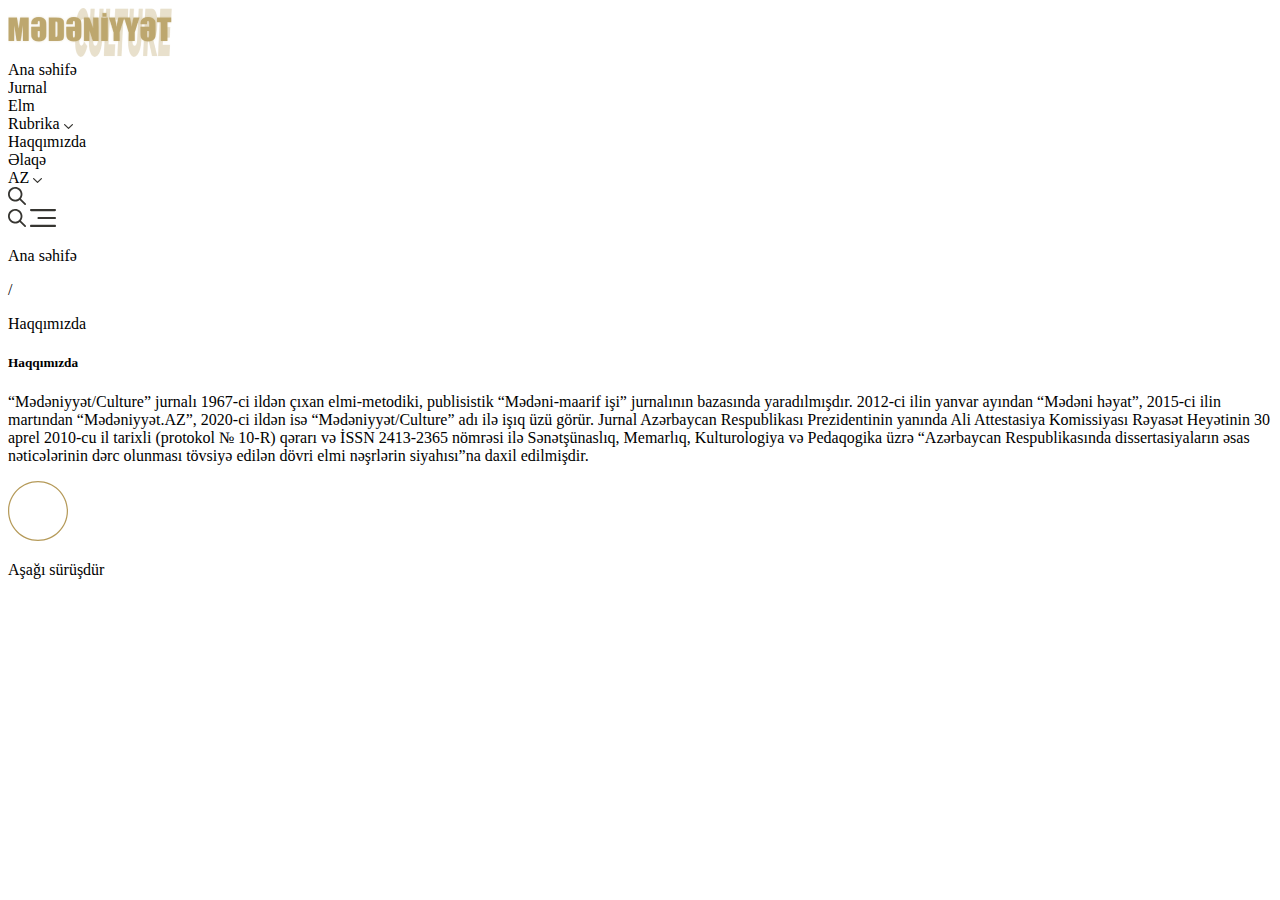
<file: aboutus.html>
<!DOCTYPE html>
<html lang="en">
<head>
  <meta charset="UTF-8">
  <meta http-equiv="X-UA-Compatible" content="IE=edge">
  <meta name="viewport" content="width=device-width, initial-scale=1.0">
  <title>Document</title>
</head>
<body>
  <div class="main-container">
    <div class="main">
        <div class="header-container">
            <header class="header">
                <img src="pics/logo.png" alt="">
                <div class="header-nav">
                    <div class="nav-elem">Ana səhifə</div>
                    <div class="nav-elem">Jurnal</div>
                    <div class="nav-elem">Elm</div>
                    <div class="nav-elem">
                        Rubrika
                        <svg width="9" height="5" viewBox="0 0 9 5" fill="none" xmlns="http://www.w3.org/2000/svg">
                            <path fill-rule="evenodd" clip-rule="evenodd" d="M8.82102 1.02051L4.9321 4.82491C4.69346 5.05836 4.30654 5.05836 4.0679 4.82491L0.178983 1.02051C-0.0596609 0.787057 -0.0596609 0.40855 0.178983 0.175093C0.417625 -0.0583633 0.804543 -0.0583634 1.04319 0.175093L4.5 3.55678L7.95681 0.175092C8.19546 -0.058364 8.58237 -0.058364 8.82102 0.175092C9.05966 0.408549 9.05966 0.787056 8.82102 1.02051Z" fill="#363531"/>
                        </svg>
                    </div>
                    <div class="nav-elem">Haqqımızda</div>
                    <div class="nav-elem">Əlaqə</div>
                </div>
                <div class="lang-search">
                    <div class="lang">
                        AZ
                        <svg width="9" height="5" viewBox="0 0 9 5" fill="none" xmlns="http://www.w3.org/2000/svg">
                            <path fill-rule="evenodd" clip-rule="evenodd" d="M8.82102 1.02051L4.9321 4.82491C4.69346 5.05836 4.30654 5.05836 4.0679 4.82491L0.178983 1.02051C-0.0596609 0.787057 -0.0596609 0.40855 0.178983 0.175093C0.417625 -0.0583633 0.804543 -0.0583634 1.04319 0.175093L4.5 3.55678L7.95681 0.175092C8.19546 -0.058364 8.58237 -0.058364 8.82102 0.175092C9.05966 0.408549 9.05966 0.787056 8.82102 1.02051Z" fill="#363531"/>
                        </svg>
                    </div>
                    <svg width="18" height="18" viewBox="0 0 18 18" fill="none" xmlns="http://www.w3.org/2000/svg">
                        <path d="M12.9223 11.6411L17.7869 16.515C17.9337 16.6887 18.0094 16.9114 17.9991 17.1385C17.9887 17.3657 17.893 17.5805 17.7311 17.7402C17.5692 17.8998 17.353 17.9924 17.1258 17.9996C16.8985 18.0067 16.6769 17.9278 16.5053 17.7786L11.6497 12.9228C10.1991 14.0497 8.37347 14.5813 6.54463 14.4094C4.71579 14.2375 3.02122 13.375 1.80597 11.9975C0.590716 10.62 -0.053846 8.83111 0.00352594 6.99504C0.0608979 5.15897 0.81589 3.41379 2.11477 2.11486C3.41366 0.815922 5.15877 0.0609002 6.99477 0.00352608C8.83077 -0.0538481 10.6196 0.590739 11.9971 1.80604C13.3745 3.02134 14.237 4.71597 14.4089 6.54488C14.5808 8.37379 14.0492 10.1995 12.9223 11.6501V11.6411ZM7.21825 12.6339C8.65446 12.6339 10.0318 12.0634 11.0474 11.0478C12.0629 10.0322 12.6335 8.65479 12.6335 7.21853C12.6335 5.78227 12.0629 4.40484 11.0474 3.38925C10.0318 2.37366 8.65446 1.80311 7.21825 1.80311C5.78205 1.80311 4.40467 2.37366 3.38912 3.38925C2.37357 4.40484 1.80304 5.78227 1.80304 7.21853C1.80304 8.65479 2.37357 10.0322 3.38912 11.0478C4.40467 12.0634 5.78205 12.6339 7.21825 12.6339Z" fill="#363531"/>
                    </svg>
                </div>
                <div class="search-menu-mobile">
                    <svg width="18" height="18" viewBox="0 0 18 18" fill="none" xmlns="http://www.w3.org/2000/svg">
                        <path d="M12.9223 11.6411L17.7869 16.515C17.9337 16.6887 18.0094 16.9114 17.9991 17.1385C17.9887 17.3657 17.893 17.5805 17.7311 17.7402C17.5692 17.8998 17.353 17.9924 17.1258 17.9996C16.8985 18.0067 16.6769 17.9278 16.5053 17.7786L11.6497 12.9228C10.1991 14.0497 8.37347 14.5813 6.54463 14.4094C4.71579 14.2375 3.02122 13.375 1.80597 11.9975C0.590716 10.62 -0.053846 8.83111 0.00352594 6.99504C0.0608979 5.15897 0.81589 3.41379 2.11477 2.11486C3.41366 0.815922 5.15877 0.0609002 6.99477 0.00352608C8.83077 -0.0538481 10.6196 0.590739 11.9971 1.80604C13.3745 3.02134 14.237 4.71597 14.4089 6.54488C14.5808 8.37379 14.0492 10.1995 12.9223 11.6501V11.6411ZM7.21825 12.6339C8.65446 12.6339 10.0318 12.0634 11.0474 11.0478C12.0629 10.0322 12.6335 8.65479 12.6335 7.21853C12.6335 5.78227 12.0629 4.40484 11.0474 3.38925C10.0318 2.37366 8.65446 1.80311 7.21825 1.80311C5.78205 1.80311 4.40467 2.37366 3.38912 3.38925C2.37357 4.40484 1.80304 5.78227 1.80304 7.21853C1.80304 8.65479 2.37357 10.0322 3.38912 11.0478C4.40467 12.0634 5.78205 12.6339 7.21825 12.6339Z" fill="#363531"/>
                    </svg>
                    <svg width="26" height="18" viewBox="0 0 26 18" fill="none" xmlns="http://www.w3.org/2000/svg">
                        <path fill-rule="evenodd" clip-rule="evenodd" d="M0 1.09756C0 0.491395 0.519669 0 1.16071 0H24.8393C25.4803 0 26 0.491395 26 1.09756C26 1.70373 25.4803 2.19512 24.8393 2.19512H1.16071C0.519669 2.19512 0 1.70373 0 1.09756Z" fill="#363531"/>
                        <path fill-rule="evenodd" clip-rule="evenodd" d="M7.42857 9C7.42857 8.39383 7.94824 7.90244 8.58929 7.90244L24.8393 7.90244C25.4803 7.90244 26 8.39383 26 9C26 9.60616 25.4803 10.0976 24.8393 10.0976L8.58929 10.0976C7.94824 10.0976 7.42857 9.60617 7.42857 9Z" fill="#363531"/>
                        <path fill-rule="evenodd" clip-rule="evenodd" d="M0 16.9024C0 16.2963 0.519669 15.8049 1.16071 15.8049H24.8393C25.4803 15.8049 26 16.2963 26 16.9024C26 17.5086 25.4803 18 24.8393 18H1.16071C0.519669 18 0 17.5086 0 16.9024Z" fill="#363531"/>
                    </svg>    
                </div>
            </header>
        </div>
        <div class="page-nav">
          <p>Ana səhifə</p>
          /
          <p>Haqqımızda</p>
        </div>
        <div class="haqqimizda">
          <div class="title">
            <h5>Haqqımızda</h5>
            <p>
              “Mədəniyyət/Culture” jurnalı 1967-ci ildən çıxan elmi-metodiki, publisistik “Mədəni-maarif işi” jurnalının bazasında yaradılmışdır. 2012-ci ilin yanvar ayından “Mədəni həyat”, 2015-ci ilin martından “Mədəniyyət.AZ”, 2020-ci ildən isə “Mədəniyyət/Culture” adı ilə işıq üzü görür. Jurnal Azərbaycan Respublikası Prezidentinin yanında Ali Attestasiya Komissiyası Rəyasət Heyətinin 30 aprel 2010-cu il tarixli (protokol № 10-R) qərarı və İSSN 2413-2365 nömrəsi ilə Sənətşünaslıq, Memarlıq, Kulturologiya və Pedaqogika üzrə “Azərbaycan Respublikasında dissertasiyaların əsas nəticələrinin dərc olunması tövsiyə edilən dövri elmi nəşrlərin siyahısı”na daxil edilmişdir.
            </p>
          </div>
          <div class="haqqimizda-slide">
            <svg width="60" height="60" viewBox="0 0 60 60" fill="none" xmlns="http://www.w3.org/2000/svg">
              <path fill-rule="evenodd" clip-rule="evenodd" d="M30 58.7692C45.8888 58.7692 58.7692 45.8888 58.7692 30C58.7692 14.1112 45.8888 1.23077 30 1.23077C14.1112 1.23077 1.23077 14.1112 1.23077 30C1.23077 45.8888 14.1112 58.7692 30 58.7692ZM30 60C46.5685 60 60 46.5685 60 30C60 13.4315 46.5685 0 30 0C13.4315 0 0 13.4315 0 30C0 46.5685 13.4315 60 30 60Z" fill="#B59A59"/>
            </svg>
            <p>Aşağı sürüşdür</p>
          </div>
        </div>
    </div>
  </div>
</div>
</body>
</html>
</file>
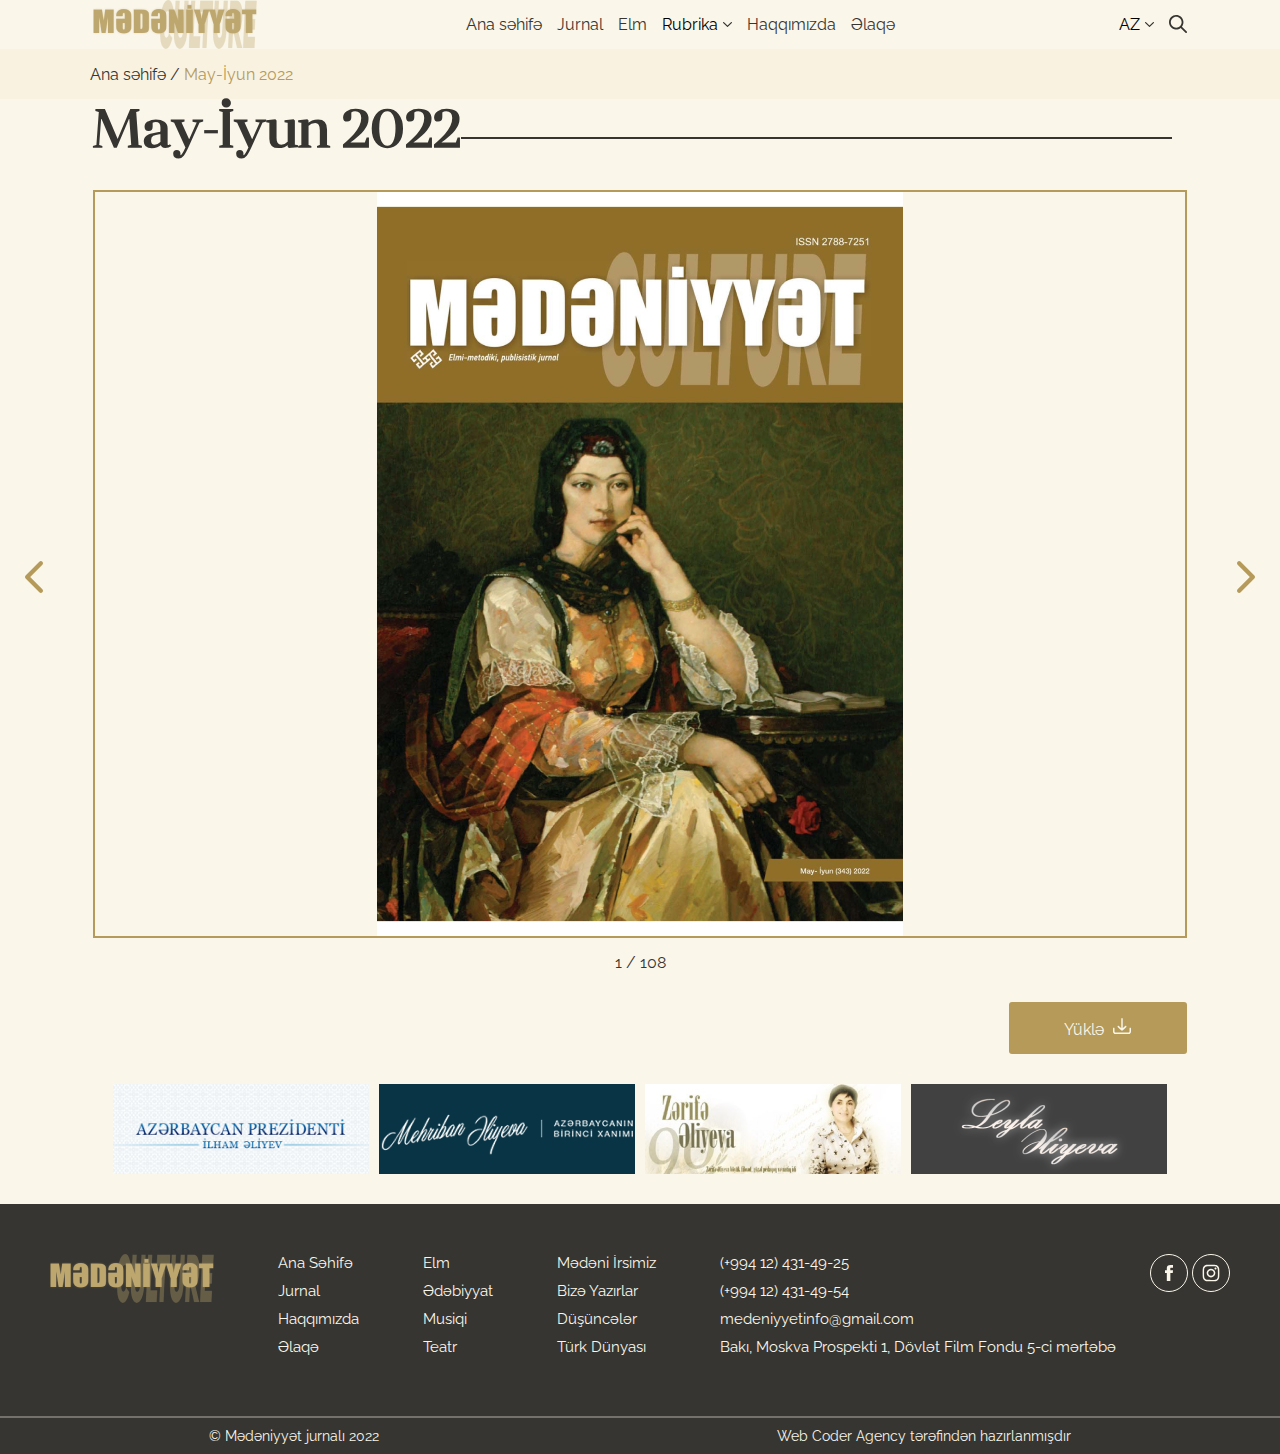
<file: book.html>
<!DOCTYPE html>
<html lang="en">
<head>
  <meta charset="UTF-8">
  <meta http-equiv="X-UA-Compatible" content="IE=edge">
  <meta name="viewport" content="width=device-width, initial-scale=1.0">
  <link rel="stylesheet" href="css/book.css">
  <link href="https://fonts.googleapis.com/css2?family=Montserrat:wght@600&family=Raleway:wght@400;500;700&family=Sofia+Sans:wght@300;400&display=swap" rel="stylesheet">
  <title>Document</title>
</head>
<body>
  <div class="header-container">
    <header class="header">
        <img src="pics/logo.png" alt="">
        <div class="header-nav">
          <div class="nav-elem">
           <a href="index.html">Ana səhifə</a>
          </div>
          <div class="nav-elem">
            <a href="jurnal.html">Jurnal</a>
          </div>
          <div class="nav-elem">
           <a href="science.html">Elm</a> 
          </div>
          <div onclick="dropDownRubrika()" class="nav-elem rubrika">
              Rubrika
              <svg width="9" height="5" viewBox="0 0 9 5" fill="none" xmlns="http://www.w3.org/2000/svg">
                  <path class="arrow-header1" fill-rule="evenodd" clip-rule="evenodd" d="M8.82102 1.02051L4.9321 4.82491C4.69346 5.05836 4.30654 5.05836 4.0679 4.82491L0.178983 1.02051C-0.0596609 0.787057 -0.0596609 0.40855 0.178983 0.175093C0.417625 -0.0583633 0.804543 -0.0583634 1.04319 0.175093L4.5 3.55678L7.95681 0.175092C8.19546 -0.058364 8.58237 -0.058364 8.82102 0.175092C9.05966 0.408549 9.05966 0.787056 8.82102 1.02051Z" fill="#363531"/>
              </svg>
              <div class="rubrika-list">
                <ul>
                  <li>Ədəbiyyat</li>
                  <li>Musiqi</li>
                  <li>Teatr</li>
                  <li>Mədəni İrsimiz</li>
                  <li>Bizə Yazırlar</li>
                  <li>Düşüncələr</li>
                  <li>Türk Dünyası</li>
                </ul>
              </div>
          </div>
          <div class="nav-elem">
            <a href="aboutus.html">Haqqımızda</a>
          </div>
          <div class="nav-elem">
            <a href="contactus.html">Əlaqə</a>
          </div>
      </div>
        <div class="lang-search">
            <div class="lang" onclick="dropDownLang(event)">
                <div class="selected-lang">AZ</div>
                <svg width="9" height="5" viewBox="0 0 9 5" fill="none" xmlns="http://www.w3.org/2000/svg">
                    <path class="arrow-header2" fill-rule="evenodd" clip-rule="evenodd" d="M8.82102 1.02051L4.9321 4.82491C4.69346 5.05836 4.30654 5.05836 4.0679 4.82491L0.178983 1.02051C-0.0596609 0.787057 -0.0596609 0.40855 0.178983 0.175093C0.417625 -0.0583633 0.804543 -0.0583634 1.04319 0.175093L4.5 3.55678L7.95681 0.175092C8.19546 -0.058364 8.58237 -0.058364 8.82102 0.175092C9.05966 0.408549 9.05966 0.787056 8.82102 1.02051Z" fill="#363531"/>
                </svg>
                <div class="lang-list">
                  <ul>
                    <li class="sublangs" onclick="changeLang(0)">EN</li>
                    <li class="sublangs" onclick="changeLang(1)">RU</li>
                  </ul>
                </div>
            </div>
            <svg width="18" height="18" viewBox="0 0 18 18" fill="none" xmlns="http://www.w3.org/2000/svg">
                <path d="M12.9223 11.6411L17.7869 16.515C17.9337 16.6887 18.0094 16.9114 17.9991 17.1385C17.9887 17.3657 17.893 17.5805 17.7311 17.7402C17.5692 17.8998 17.353 17.9924 17.1258 17.9996C16.8985 18.0067 16.6769 17.9278 16.5053 17.7786L11.6497 12.9228C10.1991 14.0497 8.37347 14.5813 6.54463 14.4094C4.71579 14.2375 3.02122 13.375 1.80597 11.9975C0.590716 10.62 -0.053846 8.83111 0.00352594 6.99504C0.0608979 5.15897 0.81589 3.41379 2.11477 2.11486C3.41366 0.815922 5.15877 0.0609002 6.99477 0.00352608C8.83077 -0.0538481 10.6196 0.590739 11.9971 1.80604C13.3745 3.02134 14.237 4.71597 14.4089 6.54488C14.5808 8.37379 14.0492 10.1995 12.9223 11.6501V11.6411ZM7.21825 12.6339C8.65446 12.6339 10.0318 12.0634 11.0474 11.0478C12.0629 10.0322 12.6335 8.65479 12.6335 7.21853C12.6335 5.78227 12.0629 4.40484 11.0474 3.38925C10.0318 2.37366 8.65446 1.80311 7.21825 1.80311C5.78205 1.80311 4.40467 2.37366 3.38912 3.38925C2.37357 4.40484 1.80304 5.78227 1.80304 7.21853C1.80304 8.65479 2.37357 10.0322 3.38912 11.0478C4.40467 12.0634 5.78205 12.6339 7.21825 12.6339Z" fill="#363531"/>
            </svg>
        </div>
        <div class="search-menu-mobile">
            <svg width="18" height="18" viewBox="0 0 18 18" fill="none" xmlns="http://www.w3.org/2000/svg">
                <path d="M12.9223 11.6411L17.7869 16.515C17.9337 16.6887 18.0094 16.9114 17.9991 17.1385C17.9887 17.3657 17.893 17.5805 17.7311 17.7402C17.5692 17.8998 17.353 17.9924 17.1258 17.9996C16.8985 18.0067 16.6769 17.9278 16.5053 17.7786L11.6497 12.9228C10.1991 14.0497 8.37347 14.5813 6.54463 14.4094C4.71579 14.2375 3.02122 13.375 1.80597 11.9975C0.590716 10.62 -0.053846 8.83111 0.00352594 6.99504C0.0608979 5.15897 0.81589 3.41379 2.11477 2.11486C3.41366 0.815922 5.15877 0.0609002 6.99477 0.00352608C8.83077 -0.0538481 10.6196 0.590739 11.9971 1.80604C13.3745 3.02134 14.237 4.71597 14.4089 6.54488C14.5808 8.37379 14.0492 10.1995 12.9223 11.6501V11.6411ZM7.21825 12.6339C8.65446 12.6339 10.0318 12.0634 11.0474 11.0478C12.0629 10.0322 12.6335 8.65479 12.6335 7.21853C12.6335 5.78227 12.0629 4.40484 11.0474 3.38925C10.0318 2.37366 8.65446 1.80311 7.21825 1.80311C5.78205 1.80311 4.40467 2.37366 3.38912 3.38925C2.37357 4.40484 1.80304 5.78227 1.80304 7.21853C1.80304 8.65479 2.37357 10.0322 3.38912 11.0478C4.40467 12.0634 5.78205 12.6339 7.21825 12.6339Z" fill="#363531"/>
            </svg>
            <svg width="26" height="18" viewBox="0 0 26 18" fill="none" xmlns="http://www.w3.org/2000/svg">
                <path fill-rule="evenodd" clip-rule="evenodd" d="M0 1.09756C0 0.491395 0.519669 0 1.16071 0H24.8393C25.4803 0 26 0.491395 26 1.09756C26 1.70373 25.4803 2.19512 24.8393 2.19512H1.16071C0.519669 2.19512 0 1.70373 0 1.09756Z" fill="#363531"/>
                <path fill-rule="evenodd" clip-rule="evenodd" d="M7.42857 9C7.42857 8.39383 7.94824 7.90244 8.58929 7.90244L24.8393 7.90244C25.4803 7.90244 26 8.39383 26 9C26 9.60616 25.4803 10.0976 24.8393 10.0976L8.58929 10.0976C7.94824 10.0976 7.42857 9.60617 7.42857 9Z" fill="#363531"/>
                <path fill-rule="evenodd" clip-rule="evenodd" d="M0 16.9024C0 16.2963 0.519669 15.8049 1.16071 15.8049H24.8393C25.4803 15.8049 26 16.2963 26 16.9024C26 17.5086 25.4803 18 24.8393 18H1.16071C0.519669 18 0 17.5086 0 16.9024Z" fill="#363531"/>
            </svg> 
        </div>
    </header>
</div>
  <div class="page-nav">
    <ul>
      <a href="http://127.0.0.1:5500/">
        <li>
          Ana səhifə /
        </li>
      </a>
      <li>May-İyun 2022</li>
    </ul>
  </div>
  <div class="main-container">
    <div class="arrow-left">
      <svg width="18" height="32" viewBox="0 0 18 32" fill="none" xmlns="http://www.w3.org/2000/svg">
        <path fill-rule="evenodd" clip-rule="evenodd" d="M0.630333 17.5364C-0.210111 16.6879 -0.210111 15.3121 0.630333 14.4636L14.3262 0.636382C15.1666 -0.212127 16.5292 -0.212127 17.3697 0.636382C18.2101 1.48489 18.2101 2.8606 17.3697 3.70911L5.19561 16L17.3697 28.2909C18.2101 29.1394 18.2101 30.5151 17.3697 31.3636C16.5292 32.2121 15.1666 32.2121 14.3262 31.3636L0.630333 17.5364Z" fill="#B59A59"/>
      </svg>
    </div>
    <div class="main">
      <div class="title-line">
        <div class="title">
          <h5>May-İyun 2022</h5>
        </div>
        <div class="line1"></div>
      </div>
      <div class="book-container">
        <div class="book-border">
          <img src="pics/book1.png" alt="">
        </div>
      </div>
      <div class="pages">
        1 / 108
      </div>
      <div class="download-book">
        <div>Yüklə</div>
        <svg width="19" height="18" viewBox="0 0 19 18" fill="none" xmlns="http://www.w3.org/2000/svg">
          <path d="M18.0028 14.4422C18.0028 15.9942 17.0548 17.0067 15.5982 17.0067H2.41367C0.95082 17.0001 0.00279037 15.9876 0.00279037 14.4422C0.00279037 13.4364 -0.00348797 12.4305 0.00279037 11.4247C0.00279037 10.9984 0.291594 10.672 0.668294 10.6254C1.03872 10.5788 1.38402 10.8385 1.4782 11.2315C1.50331 11.3315 1.50331 11.4447 1.50331 11.5513C1.50331 12.5305 1.50331 13.5163 1.50331 14.4955C1.50331 15.0883 1.7984 15.4081 2.35089 15.4081C4.56714 15.4081 6.7834 15.4081 8.99965 15.4081C11.2159 15.4081 13.4322 15.4081 15.6484 15.4081C16.2009 15.4081 16.496 15.0883 16.496 14.4955C16.496 13.5163 16.496 12.5371 16.496 11.5513C16.496 11.4447 16.496 11.3315 16.5211 11.2315C16.6153 10.8385 16.9606 10.5854 17.331 10.6254C17.7077 10.672 17.9965 10.9984 17.9965 11.4247C18.0091 12.4305 18.0028 13.4364 18.0028 14.4422ZM13.2752 9.00007C13.0052 8.61372 12.5532 8.5671 12.189 8.90015C11.4419 9.57959 10.6948 10.2657 9.94768 10.9518C9.89117 11.0051 9.82839 11.0517 9.73422 11.1316V10.7719C9.73422 6.94845 9.73422 5.86268 9.73422 2.0392C9.73422 1.89932 9.72794 1.74611 9.69655 1.61289C9.60865 1.24653 9.32612 1.00673 9.00593 0.993408C8.68573 1.00673 8.40321 1.24653 8.31531 1.61289C8.28392 1.74611 8.27764 1.89932 8.27764 2.0392C8.27764 5.86268 8.27764 6.94845 8.27764 10.7719V11.1316C8.18347 11.0517 8.12068 11.0051 8.06418 10.9518C7.31706 10.2657 6.56993 9.57959 5.82281 8.90015C5.45867 8.5671 5.00663 8.61372 4.73666 9.00007C4.46669 9.38641 4.52319 9.90598 4.88734 10.239C6.09278 11.3448 7.29822 12.4505 8.50366 13.5563C8.67945 13.7161 8.84897 13.8027 9.01221 13.8094C9.17544 13.8027 9.34496 13.7161 9.52075 13.5563C10.7262 12.4505 11.9316 11.3448 13.1371 10.239C13.4824 9.91264 13.5452 9.38641 13.2752 9.00007Z" fill="#FAF6EA"/>
        </svg>
      </div>
    </div>
    <div class="arrow-right">
      <svg width="18" height="32" viewBox="0 0 18 32" fill="none" xmlns="http://www.w3.org/2000/svg">
        <path fill-rule="evenodd" clip-rule="evenodd" d="M3.67385 0.636382L17.3697 14.4636C18.2101 15.3121 18.2101 16.6879 17.3697 17.5364L3.67385 31.3636C2.8334 32.2121 1.47078 32.2121 0.630333 31.3636C-0.210111 30.5151 -0.210111 29.1394 0.630333 28.2909L12.8044 16L0.630333 3.70911C-0.210111 2.8606 -0.210111 1.48489 0.630333 0.636382C1.47078 -0.212127 2.8334 -0.212127 3.67385 0.636382Z" fill="#B59A59"/>
      </svg>
    </div>
  </div>
  <div class="popular">
    <img src="pics/ilham.png" alt="">
    <img src="pics/mehriban.png" alt="">
    <img class="zerife" src="pics/zerife.png" alt="">
    <img class="leyla" src="pics/leyla.png" alt="">
  </div>
  <footer>
    <div class="footer-blocks">
      <div class="block">
        <img src="pics/logo.png" alt="">
      </div>
      <div class="block">
        <div class="footer-nav">
          <a href="">Ana Səhifə</a>
        </div>
        <div class="footer-nav">
          <a href="">Jurnal</a>
        </div>
        <div class="footer-nav">
          <a href="">Haqqımızda</a>
        </div>
        <div class="footer-nav">
          <a href="">Əlaqə</a>
        </div>
      </div>
      <div class="block">
        <div class="footer-nav">
          <a href="">Elm</a>
        </div>
        <div class="footer-nav">
          <a href="">Ədəbiyyat</a>
        </div>
        <div class="footer-nav">
          <a href="">Musiqi</a>
        </div>
        <div class="footer-nav">
          <a href="">Teatr</a>
        </div>
      </div>
      <div class="block">
        <div class="footer-nav">
          <a href="">Mədəni İrsimiz</a>
        </div>
        <div class="footer-nav">
          <a href="">Bizə Yazırlar</a>
        </div>
        <div class="footer-nav">
          <a href="">Düşüncələr</a>
        </div>
        <div class="footer-nav">
          <a href="">Türk Dünyası</a>
        </div>
      </div>
      <div class="block">
        <div class="footer-nav">
          (+994 12) 431-49-25
        </div>
        <div class="footer-nav">
          (+994 12) 431-49-54
        </div>
        <div class="footer-nav">
          medeniyyetinfo@gmail.com
        </div>
        <div class="footer-nav">
          Bakı, Moskva Prospekti 1,
          Dövlət Film Fondu 5-ci mərtəbə
        </div>
      </div>
      <div class="block">
        <div class="socials">
          <svg width="38" height="38" viewBox="0 0 38 38" fill="none" xmlns="http://www.w3.org/2000/svg">
            <circle cx="19" cy="19" r="18.5" stroke="#FAF6EA"/>
            <path d="M16.8868 27H20.3585V18.9304H22.7736L23 16.2174H20.283C20.283 16.2174 20.283 15.1739 20.283 14.687C20.283 14.0609 20.434 13.7826 21.1132 13.7826C21.6415 13.7826 23 13.7826 23 13.7826V11C23 11 21.0377 11 20.5849 11C18.0189 11 16.8113 12.0435 16.8113 14.0609C16.8113 15.8 16.8113 16.2174 16.8113 16.2174H15V18.9304H16.8113V27H16.8868Z" fill="#FAF6EA"/>
          </svg>
          <svg width="38" height="38" viewBox="0 0 38 38" fill="none" xmlns="http://www.w3.org/2000/svg">
            <circle cx="19" cy="19" r="18.5" stroke="#FAF6EA"/>
            <path d="M18.9996 12.1674C21.2504 12.1674 21.4916 12.1674 22.3758 12.2478C23.1796 12.2478 23.662 12.4086 23.9031 12.5694C24.305 12.7301 24.5462 12.8909 24.8677 13.2124C25.1893 13.534 25.35 13.7751 25.5108 14.1771C25.5912 14.4986 25.752 14.9005 25.8323 15.7044C25.8323 16.5886 25.9127 16.8298 25.9127 19.0805C25.9127 21.3313 25.9127 21.5724 25.8323 22.4567C25.8323 23.2605 25.6716 23.7428 25.5108 23.984C25.35 24.3859 25.1893 24.6271 24.8677 24.9486C24.5462 25.2701 24.305 25.4309 23.9031 25.5917C23.5816 25.6721 23.1796 25.8328 22.3758 25.9132C21.572 25.9132 21.2504 25.9132 18.9996 25.9132C16.7489 25.9132 16.5077 25.9132 15.6235 25.8328C14.8196 25.8328 14.3373 25.6721 14.0962 25.5113C13.6943 25.3505 13.4531 25.1898 13.1316 24.8682C12.81 24.5467 12.6493 24.3055 12.4885 23.9036C12.4081 23.5821 12.2473 23.1801 12.167 22.3763C12.0866 21.4921 12.0866 21.2509 12.0866 19.0001C12.0866 16.7494 12.0866 16.5082 12.167 15.624C12.167 14.8201 12.3277 14.3378 12.4885 14.0967C12.6493 13.6948 12.81 13.4536 13.1316 13.1321C13.4531 12.8105 13.6943 12.6498 14.0962 12.489C14.3373 12.4086 14.8196 12.2478 15.6235 12.1674C16.5077 12.1674 16.7489 12.1674 18.9996 12.1674ZM18.9996 10.6401C16.7489 10.6401 16.4273 10.6401 15.5431 10.7205C14.6589 10.7205 14.0962 10.8813 13.5335 11.0421C12.9708 11.2832 12.4885 11.6048 12.0866 12.0871C11.6043 12.489 11.2827 12.9713 11.0416 13.534C10.8808 14.0967 10.72 14.6594 10.72 15.5436C10.6396 16.4278 10.6396 16.7494 10.6396 19.0001C10.6396 21.2509 10.6396 21.5724 10.72 22.4567C10.8004 23.3409 10.8808 23.984 11.122 24.4663C11.3631 25.029 11.6043 25.5113 12.0866 25.9132C12.5689 26.3955 13.0512 26.6367 13.5335 26.8778C14.0962 27.119 14.6589 27.1994 15.5431 27.2798C16.4273 27.3601 16.7489 27.3601 18.9996 27.3601C21.2504 27.3601 21.572 27.3601 22.4562 27.2798C23.3404 27.1994 23.9835 27.119 24.4658 26.8778C25.0285 26.6367 25.5108 26.3955 25.9127 25.9132C26.395 25.4309 26.6362 24.9486 26.8773 24.4663C27.1185 23.9036 27.1989 23.3409 27.2793 22.4567C27.3596 21.5724 27.3596 21.2509 27.3596 19.0001C27.3596 16.7494 27.3596 16.4278 27.2793 15.5436C27.1989 14.6594 27.1185 14.0163 26.8773 13.534C26.6362 12.9713 26.395 12.489 25.9127 12.0871C25.4304 11.6048 24.9481 11.3636 24.4658 11.1224C23.9031 10.8813 23.3404 10.8009 22.4562 10.7205C21.572 10.6401 21.3308 10.6401 18.9996 10.6401Z" fill="#FAF6EA"/>
            <path d="M18.9995 14.7397C16.5879 14.7397 14.6587 16.669 14.6587 19.0805C14.6587 21.4921 16.5879 23.4213 18.9995 23.4213C21.411 23.4213 23.3402 21.4921 23.3402 19.0805C23.3402 16.669 21.411 14.7397 18.9995 14.7397ZM18.9995 21.8136C17.4722 21.8136 16.186 20.5274 16.186 19.0001C16.2664 17.4728 17.4722 16.2671 18.9995 16.2671C20.5268 16.2671 21.8129 17.5532 21.8129 19.0805C21.8129 20.6078 20.6072 21.8136 18.9995 21.8136Z" fill="#FAF6EA"/>
            <path d="M24.5463 14.5792C24.5463 15.1419 24.064 15.6242 23.5013 15.6242C22.9386 15.6242 22.4563 15.1419 22.4563 14.5792C22.4563 14.0165 22.9386 13.5342 23.5013 13.5342C24.064 13.5342 24.5463 14.0165 24.5463 14.5792Z" fill="#FAF6EA"/>
          </svg>   
        </div>
      </div>
    </div>
    <div class="footer-blocks-mob">
      <div class="block block-mob">
        <div class="footer-nav">
          (+994 12) 431-49-25
        </div>
        <div class="footer-nav">
          (+994 12) 431-49-54
        </div>
        <div class="footer-nav">
          medeniyyetinfo@gmail.com
        </div>
        <div class="footer-nav">
          Bakı, Moskva Prospekti 1,
          Dövlət Film Fondu 5-ci mərtəbə
        </div>
      </div>
      <div class="block block-mob">
        <div class="socials">
          <svg width="38" height="38" viewBox="0 0 38 38" fill="none" xmlns="http://www.w3.org/2000/svg">
            <circle cx="19" cy="19" r="18.5" stroke="#FAF6EA"/>
            <path d="M16.8868 27H20.3585V18.9304H22.7736L23 16.2174H20.283C20.283 16.2174 20.283 15.1739 20.283 14.687C20.283 14.0609 20.434 13.7826 21.1132 13.7826C21.6415 13.7826 23 13.7826 23 13.7826V11C23 11 21.0377 11 20.5849 11C18.0189 11 16.8113 12.0435 16.8113 14.0609C16.8113 15.8 16.8113 16.2174 16.8113 16.2174H15V18.9304H16.8113V27H16.8868Z" fill="#FAF6EA"/>
          </svg>
          <svg width="38" height="38" viewBox="0 0 38 38" fill="none" xmlns="http://www.w3.org/2000/svg">
            <circle cx="19" cy="19" r="18.5" stroke="#FAF6EA"/>
            <path d="M18.9996 12.1674C21.2504 12.1674 21.4916 12.1674 22.3758 12.2478C23.1796 12.2478 23.662 12.4086 23.9031 12.5694C24.305 12.7301 24.5462 12.8909 24.8677 13.2124C25.1893 13.534 25.35 13.7751 25.5108 14.1771C25.5912 14.4986 25.752 14.9005 25.8323 15.7044C25.8323 16.5886 25.9127 16.8298 25.9127 19.0805C25.9127 21.3313 25.9127 21.5724 25.8323 22.4567C25.8323 23.2605 25.6716 23.7428 25.5108 23.984C25.35 24.3859 25.1893 24.6271 24.8677 24.9486C24.5462 25.2701 24.305 25.4309 23.9031 25.5917C23.5816 25.6721 23.1796 25.8328 22.3758 25.9132C21.572 25.9132 21.2504 25.9132 18.9996 25.9132C16.7489 25.9132 16.5077 25.9132 15.6235 25.8328C14.8196 25.8328 14.3373 25.6721 14.0962 25.5113C13.6943 25.3505 13.4531 25.1898 13.1316 24.8682C12.81 24.5467 12.6493 24.3055 12.4885 23.9036C12.4081 23.5821 12.2473 23.1801 12.167 22.3763C12.0866 21.4921 12.0866 21.2509 12.0866 19.0001C12.0866 16.7494 12.0866 16.5082 12.167 15.624C12.167 14.8201 12.3277 14.3378 12.4885 14.0967C12.6493 13.6948 12.81 13.4536 13.1316 13.1321C13.4531 12.8105 13.6943 12.6498 14.0962 12.489C14.3373 12.4086 14.8196 12.2478 15.6235 12.1674C16.5077 12.1674 16.7489 12.1674 18.9996 12.1674ZM18.9996 10.6401C16.7489 10.6401 16.4273 10.6401 15.5431 10.7205C14.6589 10.7205 14.0962 10.8813 13.5335 11.0421C12.9708 11.2832 12.4885 11.6048 12.0866 12.0871C11.6043 12.489 11.2827 12.9713 11.0416 13.534C10.8808 14.0967 10.72 14.6594 10.72 15.5436C10.6396 16.4278 10.6396 16.7494 10.6396 19.0001C10.6396 21.2509 10.6396 21.5724 10.72 22.4567C10.8004 23.3409 10.8808 23.984 11.122 24.4663C11.3631 25.029 11.6043 25.5113 12.0866 25.9132C12.5689 26.3955 13.0512 26.6367 13.5335 26.8778C14.0962 27.119 14.6589 27.1994 15.5431 27.2798C16.4273 27.3601 16.7489 27.3601 18.9996 27.3601C21.2504 27.3601 21.572 27.3601 22.4562 27.2798C23.3404 27.1994 23.9835 27.119 24.4658 26.8778C25.0285 26.6367 25.5108 26.3955 25.9127 25.9132C26.395 25.4309 26.6362 24.9486 26.8773 24.4663C27.1185 23.9036 27.1989 23.3409 27.2793 22.4567C27.3596 21.5724 27.3596 21.2509 27.3596 19.0001C27.3596 16.7494 27.3596 16.4278 27.2793 15.5436C27.1989 14.6594 27.1185 14.0163 26.8773 13.534C26.6362 12.9713 26.395 12.489 25.9127 12.0871C25.4304 11.6048 24.9481 11.3636 24.4658 11.1224C23.9031 10.8813 23.3404 10.8009 22.4562 10.7205C21.572 10.6401 21.3308 10.6401 18.9996 10.6401Z" fill="#FAF6EA"/>
            <path d="M18.9995 14.7397C16.5879 14.7397 14.6587 16.669 14.6587 19.0805C14.6587 21.4921 16.5879 23.4213 18.9995 23.4213C21.411 23.4213 23.3402 21.4921 23.3402 19.0805C23.3402 16.669 21.411 14.7397 18.9995 14.7397ZM18.9995 21.8136C17.4722 21.8136 16.186 20.5274 16.186 19.0001C16.2664 17.4728 17.4722 16.2671 18.9995 16.2671C20.5268 16.2671 21.8129 17.5532 21.8129 19.0805C21.8129 20.6078 20.6072 21.8136 18.9995 21.8136Z" fill="#FAF6EA"/>
            <path d="M24.5463 14.5792C24.5463 15.1419 24.064 15.6242 23.5013 15.6242C22.9386 15.6242 22.4563 15.1419 22.4563 14.5792C22.4563 14.0165 22.9386 13.5342 23.5013 13.5342C24.064 13.5342 24.5463 14.0165 24.5463 14.5792Z" fill="#FAF6EA"/>
          </svg>   
        </div>
      </div>
    </div>
    <div class="footer-line"></div>
    <div class="footer-end footer-end-mob">
      <img src="pics/logo.png" alt="">
      <p>© Mədəniyyət jurnalı 2022</p>
      <p>Web Coder Agency tərəfindən hazırlanmışdır</p>
    </div>
  </footer>
  <script src="js/main.js"></script>
</body>
</html>
</file>
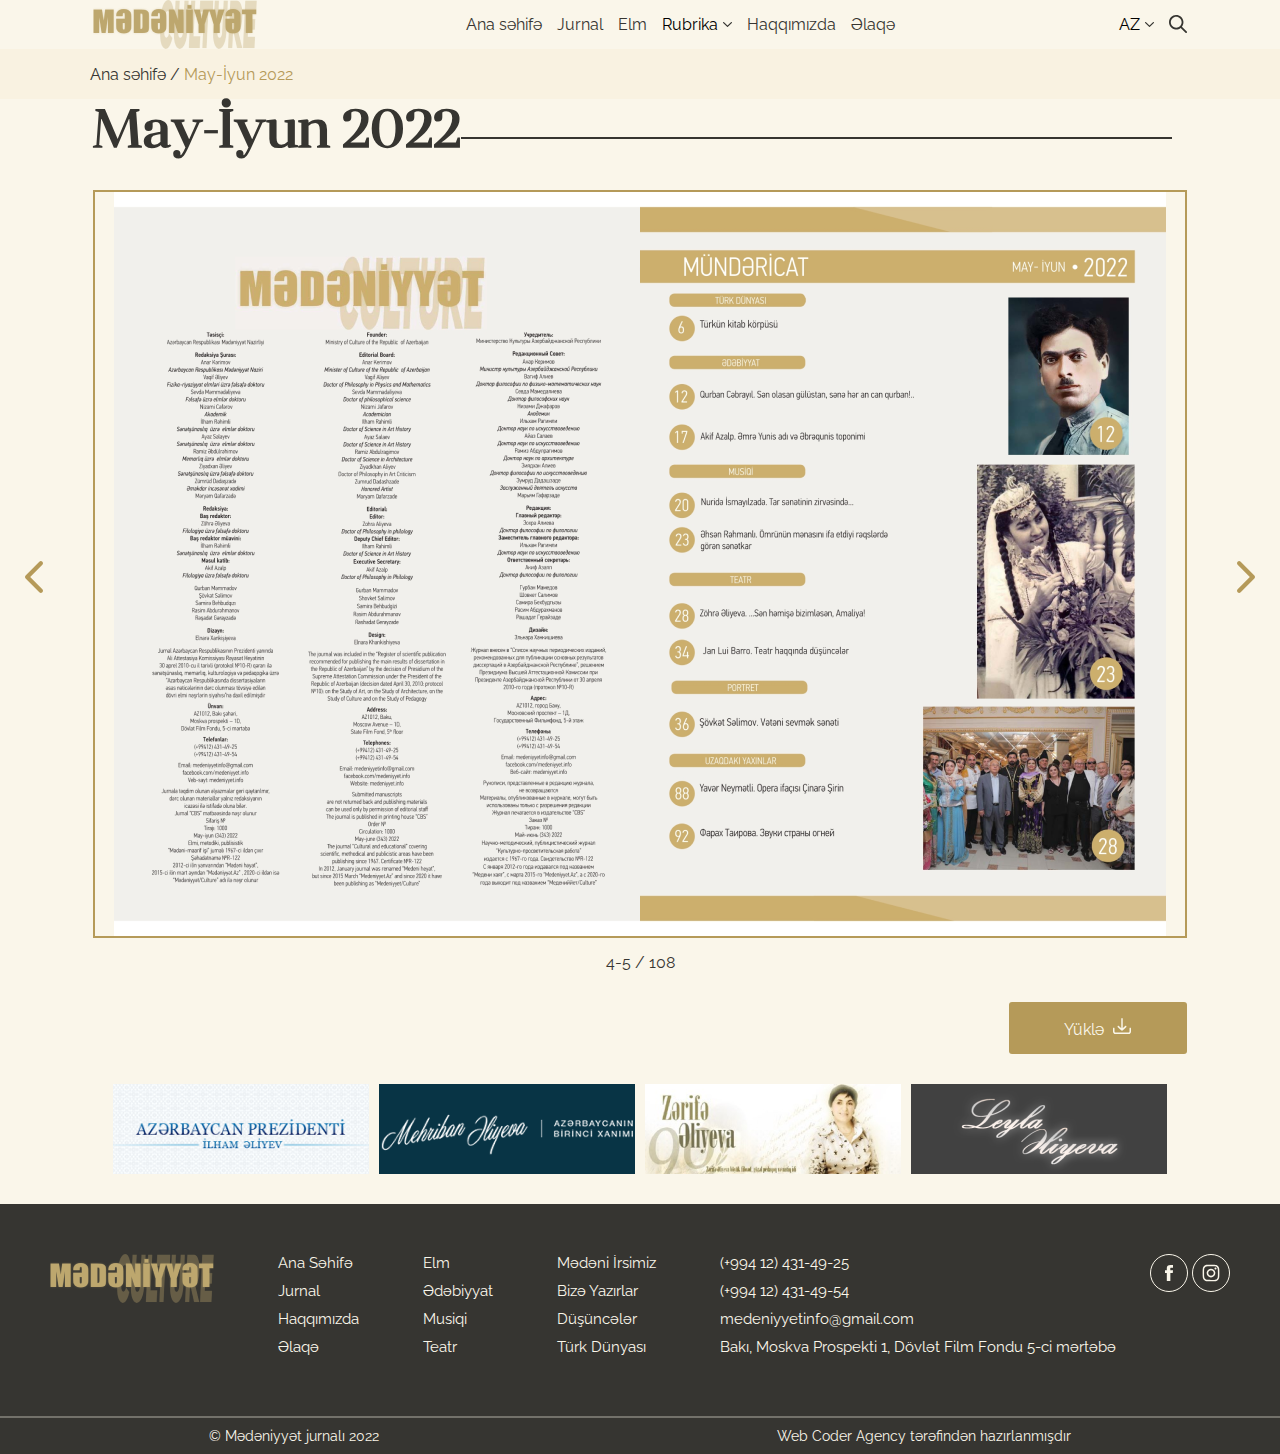
<file: book2.html>
<!DOCTYPE html>
<html lang="en">
<head>
  <meta charset="UTF-8">
  <meta http-equiv="X-UA-Compatible" content="IE=edge">
  <meta name="viewport" content="width=device-width, initial-scale=1.0">
  <link rel="stylesheet" href="css/book.css">
  <link rel="stylesheet" href="css/media/book2.css">
  <link href="https://fonts.googleapis.com/css2?family=Montserrat:wght@600&family=Raleway:wght@400;500;700&family=Sofia+Sans:wght@300;400&display=swap" rel="stylesheet">
  <title>Document</title>
</head>
<body>
  <div class="header-container">
    <header class="header">
        <img src="pics/logo.png" alt="">
        <div class="header-nav">
          <div class="nav-elem">
           <a href="index.html">Ana səhifə</a>
          </div>
          <div class="nav-elem">
            <a href="jurnal.html">Jurnal</a>
          </div>
          <div class="nav-elem">
           <a href="science.html">Elm</a> 
          </div>
          <div onclick="dropDownRubrika()" class="nav-elem rubrika">
              Rubrika
              <svg width="9" height="5" viewBox="0 0 9 5" fill="none" xmlns="http://www.w3.org/2000/svg">
                  <path class="arrow-header1" fill-rule="evenodd" clip-rule="evenodd" d="M8.82102 1.02051L4.9321 4.82491C4.69346 5.05836 4.30654 5.05836 4.0679 4.82491L0.178983 1.02051C-0.0596609 0.787057 -0.0596609 0.40855 0.178983 0.175093C0.417625 -0.0583633 0.804543 -0.0583634 1.04319 0.175093L4.5 3.55678L7.95681 0.175092C8.19546 -0.058364 8.58237 -0.058364 8.82102 0.175092C9.05966 0.408549 9.05966 0.787056 8.82102 1.02051Z" fill="#363531"/>
              </svg>
              <div class="rubrika-list">
                <ul>
                  <li>Ədəbiyyat</li>
                  <li>Musiqi</li>
                  <li>Teatr</li>
                  <li>Mədəni İrsimiz</li>
                  <li>Bizə Yazırlar</li>
                  <li>Düşüncələr</li>
                  <li>Türk Dünyası</li>
                </ul>
              </div>
          </div>
          <div class="nav-elem">
            <a href="aboutus.html">Haqqımızda</a>
          </div>
          <div class="nav-elem">
            <a href="contactus.html">Əlaqə</a>
          </div>
      </div>
        <div class="lang-search">
            <div class="lang" onclick="dropDownLang(event)">
                <div class="selected-lang">AZ</div>
                <svg width="9" height="5" viewBox="0 0 9 5" fill="none" xmlns="http://www.w3.org/2000/svg">
                    <path class="arrow-header2" fill-rule="evenodd" clip-rule="evenodd" d="M8.82102 1.02051L4.9321 4.82491C4.69346 5.05836 4.30654 5.05836 4.0679 4.82491L0.178983 1.02051C-0.0596609 0.787057 -0.0596609 0.40855 0.178983 0.175093C0.417625 -0.0583633 0.804543 -0.0583634 1.04319 0.175093L4.5 3.55678L7.95681 0.175092C8.19546 -0.058364 8.58237 -0.058364 8.82102 0.175092C9.05966 0.408549 9.05966 0.787056 8.82102 1.02051Z" fill="#363531"/>
                </svg>
                <div class="lang-list">
                  <ul>
                    <li class="sublangs" onclick="changeLang(0)">EN</li>
                    <li class="sublangs" onclick="changeLang(1)">RU</li>
                  </ul>
                </div>
            </div>
            <svg width="18" height="18" viewBox="0 0 18 18" fill="none" xmlns="http://www.w3.org/2000/svg">
                <path d="M12.9223 11.6411L17.7869 16.515C17.9337 16.6887 18.0094 16.9114 17.9991 17.1385C17.9887 17.3657 17.893 17.5805 17.7311 17.7402C17.5692 17.8998 17.353 17.9924 17.1258 17.9996C16.8985 18.0067 16.6769 17.9278 16.5053 17.7786L11.6497 12.9228C10.1991 14.0497 8.37347 14.5813 6.54463 14.4094C4.71579 14.2375 3.02122 13.375 1.80597 11.9975C0.590716 10.62 -0.053846 8.83111 0.00352594 6.99504C0.0608979 5.15897 0.81589 3.41379 2.11477 2.11486C3.41366 0.815922 5.15877 0.0609002 6.99477 0.00352608C8.83077 -0.0538481 10.6196 0.590739 11.9971 1.80604C13.3745 3.02134 14.237 4.71597 14.4089 6.54488C14.5808 8.37379 14.0492 10.1995 12.9223 11.6501V11.6411ZM7.21825 12.6339C8.65446 12.6339 10.0318 12.0634 11.0474 11.0478C12.0629 10.0322 12.6335 8.65479 12.6335 7.21853C12.6335 5.78227 12.0629 4.40484 11.0474 3.38925C10.0318 2.37366 8.65446 1.80311 7.21825 1.80311C5.78205 1.80311 4.40467 2.37366 3.38912 3.38925C2.37357 4.40484 1.80304 5.78227 1.80304 7.21853C1.80304 8.65479 2.37357 10.0322 3.38912 11.0478C4.40467 12.0634 5.78205 12.6339 7.21825 12.6339Z" fill="#363531"/>
            </svg>
        </div>
        <div class="search-menu-mobile">
            <svg width="18" height="18" viewBox="0 0 18 18" fill="none" xmlns="http://www.w3.org/2000/svg">
                <path d="M12.9223 11.6411L17.7869 16.515C17.9337 16.6887 18.0094 16.9114 17.9991 17.1385C17.9887 17.3657 17.893 17.5805 17.7311 17.7402C17.5692 17.8998 17.353 17.9924 17.1258 17.9996C16.8985 18.0067 16.6769 17.9278 16.5053 17.7786L11.6497 12.9228C10.1991 14.0497 8.37347 14.5813 6.54463 14.4094C4.71579 14.2375 3.02122 13.375 1.80597 11.9975C0.590716 10.62 -0.053846 8.83111 0.00352594 6.99504C0.0608979 5.15897 0.81589 3.41379 2.11477 2.11486C3.41366 0.815922 5.15877 0.0609002 6.99477 0.00352608C8.83077 -0.0538481 10.6196 0.590739 11.9971 1.80604C13.3745 3.02134 14.237 4.71597 14.4089 6.54488C14.5808 8.37379 14.0492 10.1995 12.9223 11.6501V11.6411ZM7.21825 12.6339C8.65446 12.6339 10.0318 12.0634 11.0474 11.0478C12.0629 10.0322 12.6335 8.65479 12.6335 7.21853C12.6335 5.78227 12.0629 4.40484 11.0474 3.38925C10.0318 2.37366 8.65446 1.80311 7.21825 1.80311C5.78205 1.80311 4.40467 2.37366 3.38912 3.38925C2.37357 4.40484 1.80304 5.78227 1.80304 7.21853C1.80304 8.65479 2.37357 10.0322 3.38912 11.0478C4.40467 12.0634 5.78205 12.6339 7.21825 12.6339Z" fill="#363531"/>
            </svg>
            <svg width="26" height="18" viewBox="0 0 26 18" fill="none" xmlns="http://www.w3.org/2000/svg">
                <path fill-rule="evenodd" clip-rule="evenodd" d="M0 1.09756C0 0.491395 0.519669 0 1.16071 0H24.8393C25.4803 0 26 0.491395 26 1.09756C26 1.70373 25.4803 2.19512 24.8393 2.19512H1.16071C0.519669 2.19512 0 1.70373 0 1.09756Z" fill="#363531"/>
                <path fill-rule="evenodd" clip-rule="evenodd" d="M7.42857 9C7.42857 8.39383 7.94824 7.90244 8.58929 7.90244L24.8393 7.90244C25.4803 7.90244 26 8.39383 26 9C26 9.60616 25.4803 10.0976 24.8393 10.0976L8.58929 10.0976C7.94824 10.0976 7.42857 9.60617 7.42857 9Z" fill="#363531"/>
                <path fill-rule="evenodd" clip-rule="evenodd" d="M0 16.9024C0 16.2963 0.519669 15.8049 1.16071 15.8049H24.8393C25.4803 15.8049 26 16.2963 26 16.9024C26 17.5086 25.4803 18 24.8393 18H1.16071C0.519669 18 0 17.5086 0 16.9024Z" fill="#363531"/>
            </svg> 
        </div>
    </header>
</div>
  <div class="page-nav">
    <ul>
      <a href="http://127.0.0.1:5500/">
        <li>
          Ana səhifə /
        </li>
      </a>
      <li>May-İyun 2022</li>
    </ul>
  </div>
  <div class="main-container">
    <div class="arrow-left">
      <svg width="18" height="32" viewBox="0 0 18 32" fill="none" xmlns="http://www.w3.org/2000/svg">
        <path fill-rule="evenodd" clip-rule="evenodd" d="M0.630333 17.5364C-0.210111 16.6879 -0.210111 15.3121 0.630333 14.4636L14.3262 0.636382C15.1666 -0.212127 16.5292 -0.212127 17.3697 0.636382C18.2101 1.48489 18.2101 2.8606 17.3697 3.70911L5.19561 16L17.3697 28.2909C18.2101 29.1394 18.2101 30.5151 17.3697 31.3636C16.5292 32.2121 15.1666 32.2121 14.3262 31.3636L0.630333 17.5364Z" fill="#B59A59"/>
      </svg>
    </div>
    <div class="main">
      <div class="title-line">
        <div class="title">
          <h5>May-İyun 2022</h5>
        </div>
        <div class="line1"></div>
      </div>
      <div class="book-container">
        <div class="book-border">
            <img src="pics/book2.png" alt="">
            <img src="pics/book3.png" alt="">
        </div>
      </div>
      <div class="pages">
        4-5 / 108
      </div>
      <div class="download-book">
        <div>Yüklə</div>
        <svg width="19" height="18" viewBox="0 0 19 18" fill="none" xmlns="http://www.w3.org/2000/svg">
          <path d="M18.0028 14.4422C18.0028 15.9942 17.0548 17.0067 15.5982 17.0067H2.41367C0.95082 17.0001 0.00279037 15.9876 0.00279037 14.4422C0.00279037 13.4364 -0.00348797 12.4305 0.00279037 11.4247C0.00279037 10.9984 0.291594 10.672 0.668294 10.6254C1.03872 10.5788 1.38402 10.8385 1.4782 11.2315C1.50331 11.3315 1.50331 11.4447 1.50331 11.5513C1.50331 12.5305 1.50331 13.5163 1.50331 14.4955C1.50331 15.0883 1.7984 15.4081 2.35089 15.4081C4.56714 15.4081 6.7834 15.4081 8.99965 15.4081C11.2159 15.4081 13.4322 15.4081 15.6484 15.4081C16.2009 15.4081 16.496 15.0883 16.496 14.4955C16.496 13.5163 16.496 12.5371 16.496 11.5513C16.496 11.4447 16.496 11.3315 16.5211 11.2315C16.6153 10.8385 16.9606 10.5854 17.331 10.6254C17.7077 10.672 17.9965 10.9984 17.9965 11.4247C18.0091 12.4305 18.0028 13.4364 18.0028 14.4422ZM13.2752 9.00007C13.0052 8.61372 12.5532 8.5671 12.189 8.90015C11.4419 9.57959 10.6948 10.2657 9.94768 10.9518C9.89117 11.0051 9.82839 11.0517 9.73422 11.1316V10.7719C9.73422 6.94845 9.73422 5.86268 9.73422 2.0392C9.73422 1.89932 9.72794 1.74611 9.69655 1.61289C9.60865 1.24653 9.32612 1.00673 9.00593 0.993408C8.68573 1.00673 8.40321 1.24653 8.31531 1.61289C8.28392 1.74611 8.27764 1.89932 8.27764 2.0392C8.27764 5.86268 8.27764 6.94845 8.27764 10.7719V11.1316C8.18347 11.0517 8.12068 11.0051 8.06418 10.9518C7.31706 10.2657 6.56993 9.57959 5.82281 8.90015C5.45867 8.5671 5.00663 8.61372 4.73666 9.00007C4.46669 9.38641 4.52319 9.90598 4.88734 10.239C6.09278 11.3448 7.29822 12.4505 8.50366 13.5563C8.67945 13.7161 8.84897 13.8027 9.01221 13.8094C9.17544 13.8027 9.34496 13.7161 9.52075 13.5563C10.7262 12.4505 11.9316 11.3448 13.1371 10.239C13.4824 9.91264 13.5452 9.38641 13.2752 9.00007Z" fill="#FAF6EA"/>
        </svg>
      </div>
    </div>
    <div class="arrow-right">
      <svg width="18" height="32" viewBox="0 0 18 32" fill="none" xmlns="http://www.w3.org/2000/svg">
        <path fill-rule="evenodd" clip-rule="evenodd" d="M3.67385 0.636382L17.3697 14.4636C18.2101 15.3121 18.2101 16.6879 17.3697 17.5364L3.67385 31.3636C2.8334 32.2121 1.47078 32.2121 0.630333 31.3636C-0.210111 30.5151 -0.210111 29.1394 0.630333 28.2909L12.8044 16L0.630333 3.70911C-0.210111 2.8606 -0.210111 1.48489 0.630333 0.636382C1.47078 -0.212127 2.8334 -0.212127 3.67385 0.636382Z" fill="#B59A59"/>
      </svg>
    </div>
  </div>
  <div class="popular">
    <img src="pics/ilham.png" alt="">
    <img src="pics/mehriban.png" alt="">
    <img class="zerife" src="pics/zerife.png" alt="">
    <img class="leyla" src="pics/leyla.png" alt="">
  </div>
  <footer>
    <div class="footer-blocks">
      <div class="block">
        <img src="pics/logo.png" alt="">
      </div>
      <div class="block">
        <div class="footer-nav">
          <a href="">Ana Səhifə</a>
        </div>
        <div class="footer-nav">
          <a href="">Jurnal</a>
        </div>
        <div class="footer-nav">
          <a href="">Haqqımızda</a>
        </div>
        <div class="footer-nav">
          <a href="">Əlaqə</a>
        </div>
      </div>
      <div class="block">
        <div class="footer-nav">
          <a href="">Elm</a>
        </div>
        <div class="footer-nav">
          <a href="">Ədəbiyyat</a>
        </div>
        <div class="footer-nav">
          <a href="">Musiqi</a>
        </div>
        <div class="footer-nav">
          <a href="">Teatr</a>
        </div>
      </div>
      <div class="block">
        <div class="footer-nav">
          <a href="">Mədəni İrsimiz</a>
        </div>
        <div class="footer-nav">
          <a href="">Bizə Yazırlar</a>
        </div>
        <div class="footer-nav">
          <a href="">Düşüncələr</a>
        </div>
        <div class="footer-nav">
          <a href="">Türk Dünyası</a>
        </div>
      </div>
      <div class="block">
        <div class="footer-nav">
          (+994 12) 431-49-25
        </div>
        <div class="footer-nav">
          (+994 12) 431-49-54
        </div>
        <div class="footer-nav">
          medeniyyetinfo@gmail.com
        </div>
        <div class="footer-nav">
          Bakı, Moskva Prospekti 1,
          Dövlət Film Fondu 5-ci mərtəbə
        </div>
      </div>
      <div class="block">
        <div class="socials">
          <svg width="38" height="38" viewBox="0 0 38 38" fill="none" xmlns="http://www.w3.org/2000/svg">
            <circle cx="19" cy="19" r="18.5" stroke="#FAF6EA"/>
            <path d="M16.8868 27H20.3585V18.9304H22.7736L23 16.2174H20.283C20.283 16.2174 20.283 15.1739 20.283 14.687C20.283 14.0609 20.434 13.7826 21.1132 13.7826C21.6415 13.7826 23 13.7826 23 13.7826V11C23 11 21.0377 11 20.5849 11C18.0189 11 16.8113 12.0435 16.8113 14.0609C16.8113 15.8 16.8113 16.2174 16.8113 16.2174H15V18.9304H16.8113V27H16.8868Z" fill="#FAF6EA"/>
          </svg>
          <svg width="38" height="38" viewBox="0 0 38 38" fill="none" xmlns="http://www.w3.org/2000/svg">
            <circle cx="19" cy="19" r="18.5" stroke="#FAF6EA"/>
            <path d="M18.9996 12.1674C21.2504 12.1674 21.4916 12.1674 22.3758 12.2478C23.1796 12.2478 23.662 12.4086 23.9031 12.5694C24.305 12.7301 24.5462 12.8909 24.8677 13.2124C25.1893 13.534 25.35 13.7751 25.5108 14.1771C25.5912 14.4986 25.752 14.9005 25.8323 15.7044C25.8323 16.5886 25.9127 16.8298 25.9127 19.0805C25.9127 21.3313 25.9127 21.5724 25.8323 22.4567C25.8323 23.2605 25.6716 23.7428 25.5108 23.984C25.35 24.3859 25.1893 24.6271 24.8677 24.9486C24.5462 25.2701 24.305 25.4309 23.9031 25.5917C23.5816 25.6721 23.1796 25.8328 22.3758 25.9132C21.572 25.9132 21.2504 25.9132 18.9996 25.9132C16.7489 25.9132 16.5077 25.9132 15.6235 25.8328C14.8196 25.8328 14.3373 25.6721 14.0962 25.5113C13.6943 25.3505 13.4531 25.1898 13.1316 24.8682C12.81 24.5467 12.6493 24.3055 12.4885 23.9036C12.4081 23.5821 12.2473 23.1801 12.167 22.3763C12.0866 21.4921 12.0866 21.2509 12.0866 19.0001C12.0866 16.7494 12.0866 16.5082 12.167 15.624C12.167 14.8201 12.3277 14.3378 12.4885 14.0967C12.6493 13.6948 12.81 13.4536 13.1316 13.1321C13.4531 12.8105 13.6943 12.6498 14.0962 12.489C14.3373 12.4086 14.8196 12.2478 15.6235 12.1674C16.5077 12.1674 16.7489 12.1674 18.9996 12.1674ZM18.9996 10.6401C16.7489 10.6401 16.4273 10.6401 15.5431 10.7205C14.6589 10.7205 14.0962 10.8813 13.5335 11.0421C12.9708 11.2832 12.4885 11.6048 12.0866 12.0871C11.6043 12.489 11.2827 12.9713 11.0416 13.534C10.8808 14.0967 10.72 14.6594 10.72 15.5436C10.6396 16.4278 10.6396 16.7494 10.6396 19.0001C10.6396 21.2509 10.6396 21.5724 10.72 22.4567C10.8004 23.3409 10.8808 23.984 11.122 24.4663C11.3631 25.029 11.6043 25.5113 12.0866 25.9132C12.5689 26.3955 13.0512 26.6367 13.5335 26.8778C14.0962 27.119 14.6589 27.1994 15.5431 27.2798C16.4273 27.3601 16.7489 27.3601 18.9996 27.3601C21.2504 27.3601 21.572 27.3601 22.4562 27.2798C23.3404 27.1994 23.9835 27.119 24.4658 26.8778C25.0285 26.6367 25.5108 26.3955 25.9127 25.9132C26.395 25.4309 26.6362 24.9486 26.8773 24.4663C27.1185 23.9036 27.1989 23.3409 27.2793 22.4567C27.3596 21.5724 27.3596 21.2509 27.3596 19.0001C27.3596 16.7494 27.3596 16.4278 27.2793 15.5436C27.1989 14.6594 27.1185 14.0163 26.8773 13.534C26.6362 12.9713 26.395 12.489 25.9127 12.0871C25.4304 11.6048 24.9481 11.3636 24.4658 11.1224C23.9031 10.8813 23.3404 10.8009 22.4562 10.7205C21.572 10.6401 21.3308 10.6401 18.9996 10.6401Z" fill="#FAF6EA"/>
            <path d="M18.9995 14.7397C16.5879 14.7397 14.6587 16.669 14.6587 19.0805C14.6587 21.4921 16.5879 23.4213 18.9995 23.4213C21.411 23.4213 23.3402 21.4921 23.3402 19.0805C23.3402 16.669 21.411 14.7397 18.9995 14.7397ZM18.9995 21.8136C17.4722 21.8136 16.186 20.5274 16.186 19.0001C16.2664 17.4728 17.4722 16.2671 18.9995 16.2671C20.5268 16.2671 21.8129 17.5532 21.8129 19.0805C21.8129 20.6078 20.6072 21.8136 18.9995 21.8136Z" fill="#FAF6EA"/>
            <path d="M24.5463 14.5792C24.5463 15.1419 24.064 15.6242 23.5013 15.6242C22.9386 15.6242 22.4563 15.1419 22.4563 14.5792C22.4563 14.0165 22.9386 13.5342 23.5013 13.5342C24.064 13.5342 24.5463 14.0165 24.5463 14.5792Z" fill="#FAF6EA"/>
          </svg>   
        </div>
      </div>
    </div>
    <div class="footer-blocks-mob">
      <div class="block block-mob">
        <div class="footer-nav">
          (+994 12) 431-49-25
        </div>
        <div class="footer-nav">
          (+994 12) 431-49-54
        </div>
        <div class="footer-nav">
          medeniyyetinfo@gmail.com
        </div>
        <div class="footer-nav">
          Bakı, Moskva Prospekti 1,
          Dövlət Film Fondu 5-ci mərtəbə
        </div>
      </div>
      <div class="block block-mob">
        <div class="socials">
          <svg width="38" height="38" viewBox="0 0 38 38" fill="none" xmlns="http://www.w3.org/2000/svg">
            <circle cx="19" cy="19" r="18.5" stroke="#FAF6EA"/>
            <path d="M16.8868 27H20.3585V18.9304H22.7736L23 16.2174H20.283C20.283 16.2174 20.283 15.1739 20.283 14.687C20.283 14.0609 20.434 13.7826 21.1132 13.7826C21.6415 13.7826 23 13.7826 23 13.7826V11C23 11 21.0377 11 20.5849 11C18.0189 11 16.8113 12.0435 16.8113 14.0609C16.8113 15.8 16.8113 16.2174 16.8113 16.2174H15V18.9304H16.8113V27H16.8868Z" fill="#FAF6EA"/>
          </svg>
          <svg width="38" height="38" viewBox="0 0 38 38" fill="none" xmlns="http://www.w3.org/2000/svg">
            <circle cx="19" cy="19" r="18.5" stroke="#FAF6EA"/>
            <path d="M18.9996 12.1674C21.2504 12.1674 21.4916 12.1674 22.3758 12.2478C23.1796 12.2478 23.662 12.4086 23.9031 12.5694C24.305 12.7301 24.5462 12.8909 24.8677 13.2124C25.1893 13.534 25.35 13.7751 25.5108 14.1771C25.5912 14.4986 25.752 14.9005 25.8323 15.7044C25.8323 16.5886 25.9127 16.8298 25.9127 19.0805C25.9127 21.3313 25.9127 21.5724 25.8323 22.4567C25.8323 23.2605 25.6716 23.7428 25.5108 23.984C25.35 24.3859 25.1893 24.6271 24.8677 24.9486C24.5462 25.2701 24.305 25.4309 23.9031 25.5917C23.5816 25.6721 23.1796 25.8328 22.3758 25.9132C21.572 25.9132 21.2504 25.9132 18.9996 25.9132C16.7489 25.9132 16.5077 25.9132 15.6235 25.8328C14.8196 25.8328 14.3373 25.6721 14.0962 25.5113C13.6943 25.3505 13.4531 25.1898 13.1316 24.8682C12.81 24.5467 12.6493 24.3055 12.4885 23.9036C12.4081 23.5821 12.2473 23.1801 12.167 22.3763C12.0866 21.4921 12.0866 21.2509 12.0866 19.0001C12.0866 16.7494 12.0866 16.5082 12.167 15.624C12.167 14.8201 12.3277 14.3378 12.4885 14.0967C12.6493 13.6948 12.81 13.4536 13.1316 13.1321C13.4531 12.8105 13.6943 12.6498 14.0962 12.489C14.3373 12.4086 14.8196 12.2478 15.6235 12.1674C16.5077 12.1674 16.7489 12.1674 18.9996 12.1674ZM18.9996 10.6401C16.7489 10.6401 16.4273 10.6401 15.5431 10.7205C14.6589 10.7205 14.0962 10.8813 13.5335 11.0421C12.9708 11.2832 12.4885 11.6048 12.0866 12.0871C11.6043 12.489 11.2827 12.9713 11.0416 13.534C10.8808 14.0967 10.72 14.6594 10.72 15.5436C10.6396 16.4278 10.6396 16.7494 10.6396 19.0001C10.6396 21.2509 10.6396 21.5724 10.72 22.4567C10.8004 23.3409 10.8808 23.984 11.122 24.4663C11.3631 25.029 11.6043 25.5113 12.0866 25.9132C12.5689 26.3955 13.0512 26.6367 13.5335 26.8778C14.0962 27.119 14.6589 27.1994 15.5431 27.2798C16.4273 27.3601 16.7489 27.3601 18.9996 27.3601C21.2504 27.3601 21.572 27.3601 22.4562 27.2798C23.3404 27.1994 23.9835 27.119 24.4658 26.8778C25.0285 26.6367 25.5108 26.3955 25.9127 25.9132C26.395 25.4309 26.6362 24.9486 26.8773 24.4663C27.1185 23.9036 27.1989 23.3409 27.2793 22.4567C27.3596 21.5724 27.3596 21.2509 27.3596 19.0001C27.3596 16.7494 27.3596 16.4278 27.2793 15.5436C27.1989 14.6594 27.1185 14.0163 26.8773 13.534C26.6362 12.9713 26.395 12.489 25.9127 12.0871C25.4304 11.6048 24.9481 11.3636 24.4658 11.1224C23.9031 10.8813 23.3404 10.8009 22.4562 10.7205C21.572 10.6401 21.3308 10.6401 18.9996 10.6401Z" fill="#FAF6EA"/>
            <path d="M18.9995 14.7397C16.5879 14.7397 14.6587 16.669 14.6587 19.0805C14.6587 21.4921 16.5879 23.4213 18.9995 23.4213C21.411 23.4213 23.3402 21.4921 23.3402 19.0805C23.3402 16.669 21.411 14.7397 18.9995 14.7397ZM18.9995 21.8136C17.4722 21.8136 16.186 20.5274 16.186 19.0001C16.2664 17.4728 17.4722 16.2671 18.9995 16.2671C20.5268 16.2671 21.8129 17.5532 21.8129 19.0805C21.8129 20.6078 20.6072 21.8136 18.9995 21.8136Z" fill="#FAF6EA"/>
            <path d="M24.5463 14.5792C24.5463 15.1419 24.064 15.6242 23.5013 15.6242C22.9386 15.6242 22.4563 15.1419 22.4563 14.5792C22.4563 14.0165 22.9386 13.5342 23.5013 13.5342C24.064 13.5342 24.5463 14.0165 24.5463 14.5792Z" fill="#FAF6EA"/>
          </svg>   
        </div>
      </div>
    </div>
    <div class="footer-line"></div>
    <div class="footer-end footer-end-mob">
      <img src="pics/logo.png" alt="">
      <p>© Mədəniyyət jurnalı 2022</p>
      <p>Web Coder Agency tərəfindən hazırlanmışdır</p>
    </div>
  </footer>
  <script src="js/main.js"></script>
</body>
</html>
</file>
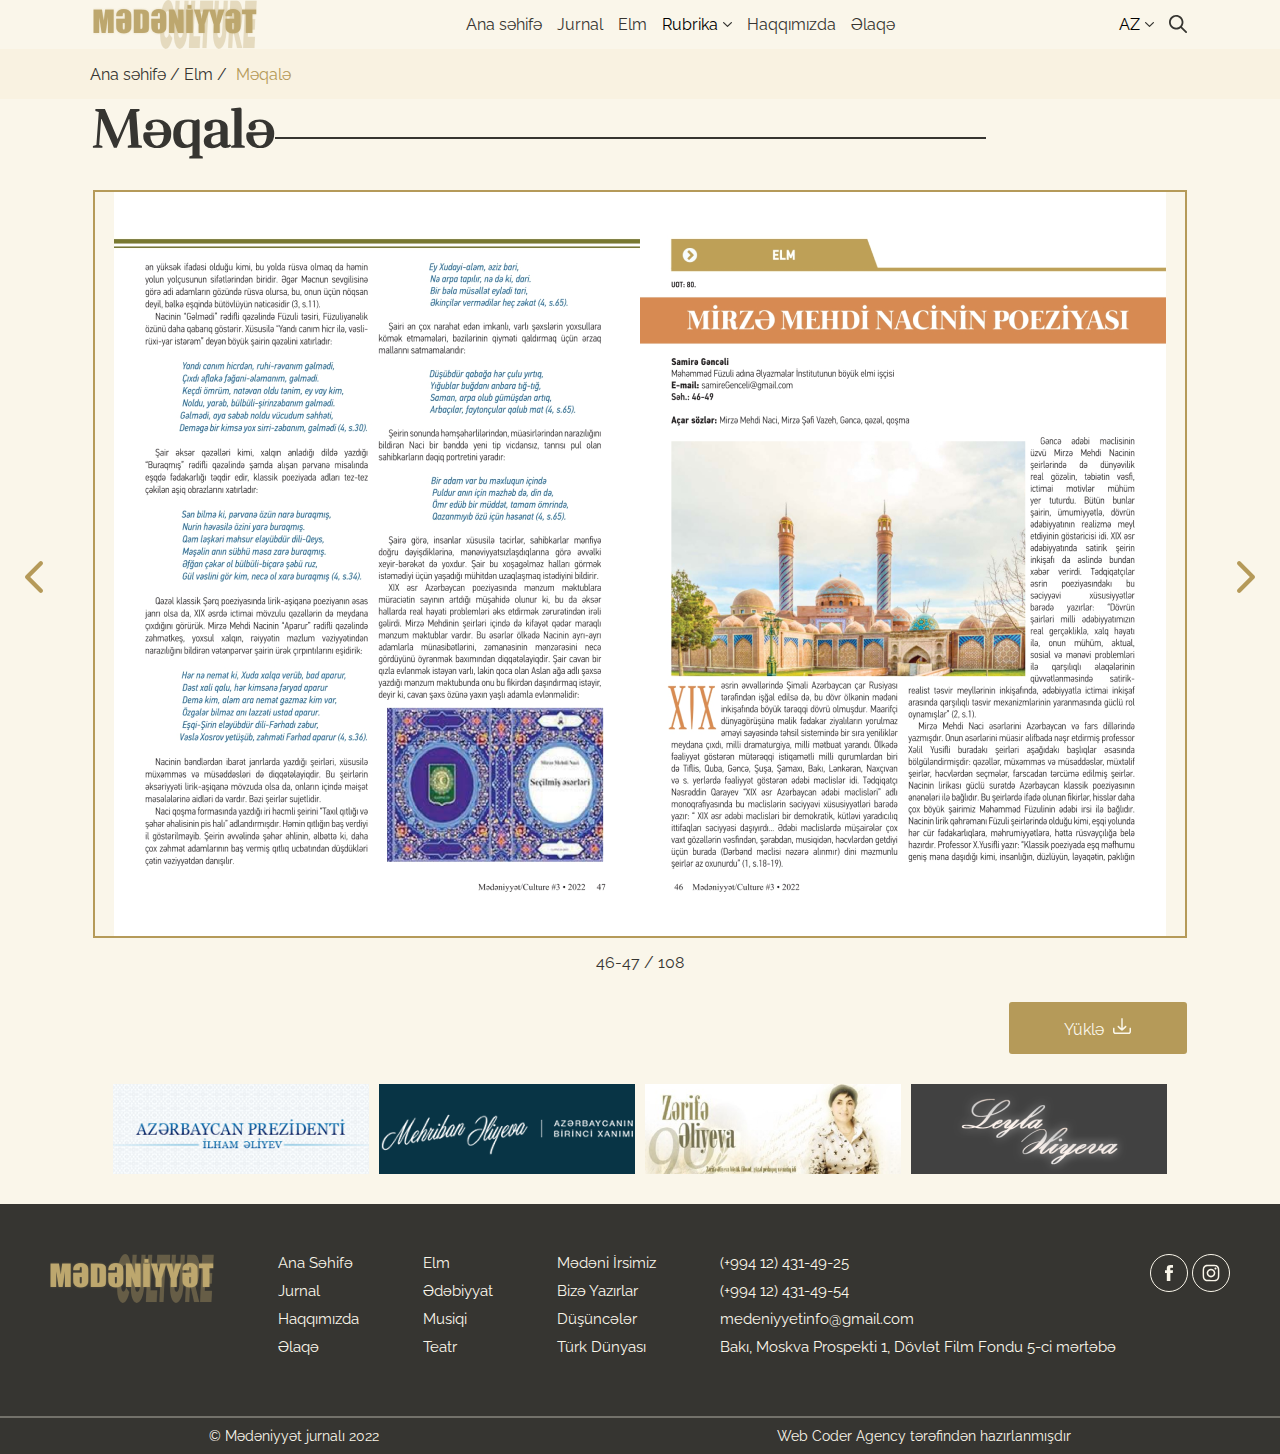
<file: book3.html>
<!DOCTYPE html>
<html lang="en">
<head>
  <meta charset="UTF-8">
  <meta http-equiv="X-UA-Compatible" content="IE=edge">
  <meta name="viewport" content="width=device-width, initial-scale=1.0">
  <link rel="stylesheet" href="css/book.css">
  <link rel="stylesheet" href="css/media/book2.css">
  <link href="https://fonts.googleapis.com/css2?family=Montserrat:wght@600&family=Raleway:wght@400;500;700&family=Sofia+Sans:wght@300;400&display=swap" rel="stylesheet">
  <title>Document</title>
</head>
<body>
  <div class="header-container">
    <header class="header">
        <img src="pics/logo.png" alt="">
        <div class="header-nav">
          <div class="nav-elem">
           <a href="index.html">Ana səhifə</a>
          </div>
          <div class="nav-elem">
            <a href="jurnal.html">Jurnal</a>
          </div>
          <div class="nav-elem">
           <a href="science.html">Elm</a> 
          </div>
          <div onclick="dropDownRubrika()" class="nav-elem rubrika">
              Rubrika
              <svg width="9" height="5" viewBox="0 0 9 5" fill="none" xmlns="http://www.w3.org/2000/svg">
                  <path class="arrow-header1" fill-rule="evenodd" clip-rule="evenodd" d="M8.82102 1.02051L4.9321 4.82491C4.69346 5.05836 4.30654 5.05836 4.0679 4.82491L0.178983 1.02051C-0.0596609 0.787057 -0.0596609 0.40855 0.178983 0.175093C0.417625 -0.0583633 0.804543 -0.0583634 1.04319 0.175093L4.5 3.55678L7.95681 0.175092C8.19546 -0.058364 8.58237 -0.058364 8.82102 0.175092C9.05966 0.408549 9.05966 0.787056 8.82102 1.02051Z" fill="#363531"/>
              </svg>
              <div class="rubrika-list">
                <ul>
                  <li>Ədəbiyyat</li>
                  <li>Musiqi</li>
                  <li>Teatr</li>
                  <li>Mədəni İrsimiz</li>
                  <li>Bizə Yazırlar</li>
                  <li>Düşüncələr</li>
                  <li>Türk Dünyası</li>
                </ul>
              </div>
          </div>
          <div class="nav-elem">
            <a href="aboutus.html">Haqqımızda</a>
          </div>
          <div class="nav-elem">
            <a href="contactus.html">Əlaqə</a>
          </div>
      </div>
        <div class="lang-search">
            <div class="lang" onclick="dropDownLang(event)">
                <div class="selected-lang">AZ</div>
                <svg width="9" height="5" viewBox="0 0 9 5" fill="none" xmlns="http://www.w3.org/2000/svg">
                    <path class="arrow-header2" fill-rule="evenodd" clip-rule="evenodd" d="M8.82102 1.02051L4.9321 4.82491C4.69346 5.05836 4.30654 5.05836 4.0679 4.82491L0.178983 1.02051C-0.0596609 0.787057 -0.0596609 0.40855 0.178983 0.175093C0.417625 -0.0583633 0.804543 -0.0583634 1.04319 0.175093L4.5 3.55678L7.95681 0.175092C8.19546 -0.058364 8.58237 -0.058364 8.82102 0.175092C9.05966 0.408549 9.05966 0.787056 8.82102 1.02051Z" fill="#363531"/>
                </svg>
                <div class="lang-list">
                  <ul>
                    <li class="sublangs" onclick="changeLang(0)">EN</li>
                    <li class="sublangs" onclick="changeLang(1)">RU</li>
                  </ul>
                </div>
            </div>
            <svg width="18" height="18" viewBox="0 0 18 18" fill="none" xmlns="http://www.w3.org/2000/svg">
                <path d="M12.9223 11.6411L17.7869 16.515C17.9337 16.6887 18.0094 16.9114 17.9991 17.1385C17.9887 17.3657 17.893 17.5805 17.7311 17.7402C17.5692 17.8998 17.353 17.9924 17.1258 17.9996C16.8985 18.0067 16.6769 17.9278 16.5053 17.7786L11.6497 12.9228C10.1991 14.0497 8.37347 14.5813 6.54463 14.4094C4.71579 14.2375 3.02122 13.375 1.80597 11.9975C0.590716 10.62 -0.053846 8.83111 0.00352594 6.99504C0.0608979 5.15897 0.81589 3.41379 2.11477 2.11486C3.41366 0.815922 5.15877 0.0609002 6.99477 0.00352608C8.83077 -0.0538481 10.6196 0.590739 11.9971 1.80604C13.3745 3.02134 14.237 4.71597 14.4089 6.54488C14.5808 8.37379 14.0492 10.1995 12.9223 11.6501V11.6411ZM7.21825 12.6339C8.65446 12.6339 10.0318 12.0634 11.0474 11.0478C12.0629 10.0322 12.6335 8.65479 12.6335 7.21853C12.6335 5.78227 12.0629 4.40484 11.0474 3.38925C10.0318 2.37366 8.65446 1.80311 7.21825 1.80311C5.78205 1.80311 4.40467 2.37366 3.38912 3.38925C2.37357 4.40484 1.80304 5.78227 1.80304 7.21853C1.80304 8.65479 2.37357 10.0322 3.38912 11.0478C4.40467 12.0634 5.78205 12.6339 7.21825 12.6339Z" fill="#363531"/>
            </svg>
        </div>
        <div class="search-menu-mobile">
            <svg width="18" height="18" viewBox="0 0 18 18" fill="none" xmlns="http://www.w3.org/2000/svg">
                <path d="M12.9223 11.6411L17.7869 16.515C17.9337 16.6887 18.0094 16.9114 17.9991 17.1385C17.9887 17.3657 17.893 17.5805 17.7311 17.7402C17.5692 17.8998 17.353 17.9924 17.1258 17.9996C16.8985 18.0067 16.6769 17.9278 16.5053 17.7786L11.6497 12.9228C10.1991 14.0497 8.37347 14.5813 6.54463 14.4094C4.71579 14.2375 3.02122 13.375 1.80597 11.9975C0.590716 10.62 -0.053846 8.83111 0.00352594 6.99504C0.0608979 5.15897 0.81589 3.41379 2.11477 2.11486C3.41366 0.815922 5.15877 0.0609002 6.99477 0.00352608C8.83077 -0.0538481 10.6196 0.590739 11.9971 1.80604C13.3745 3.02134 14.237 4.71597 14.4089 6.54488C14.5808 8.37379 14.0492 10.1995 12.9223 11.6501V11.6411ZM7.21825 12.6339C8.65446 12.6339 10.0318 12.0634 11.0474 11.0478C12.0629 10.0322 12.6335 8.65479 12.6335 7.21853C12.6335 5.78227 12.0629 4.40484 11.0474 3.38925C10.0318 2.37366 8.65446 1.80311 7.21825 1.80311C5.78205 1.80311 4.40467 2.37366 3.38912 3.38925C2.37357 4.40484 1.80304 5.78227 1.80304 7.21853C1.80304 8.65479 2.37357 10.0322 3.38912 11.0478C4.40467 12.0634 5.78205 12.6339 7.21825 12.6339Z" fill="#363531"/>
            </svg>
            <svg width="26" height="18" viewBox="0 0 26 18" fill="none" xmlns="http://www.w3.org/2000/svg">
                <path fill-rule="evenodd" clip-rule="evenodd" d="M0 1.09756C0 0.491395 0.519669 0 1.16071 0H24.8393C25.4803 0 26 0.491395 26 1.09756C26 1.70373 25.4803 2.19512 24.8393 2.19512H1.16071C0.519669 2.19512 0 1.70373 0 1.09756Z" fill="#363531"/>
                <path fill-rule="evenodd" clip-rule="evenodd" d="M7.42857 9C7.42857 8.39383 7.94824 7.90244 8.58929 7.90244L24.8393 7.90244C25.4803 7.90244 26 8.39383 26 9C26 9.60616 25.4803 10.0976 24.8393 10.0976L8.58929 10.0976C7.94824 10.0976 7.42857 9.60617 7.42857 9Z" fill="#363531"/>
                <path fill-rule="evenodd" clip-rule="evenodd" d="M0 16.9024C0 16.2963 0.519669 15.8049 1.16071 15.8049H24.8393C25.4803 15.8049 26 16.2963 26 16.9024C26 17.5086 25.4803 18 24.8393 18H1.16071C0.519669 18 0 17.5086 0 16.9024Z" fill="#363531"/>
            </svg> 
        </div>
    </header>
</div>
  <div class="page-nav">
    <ul>
      <a href="http://127.0.0.1:5500/">
        <li>
          Ana səhifə /
        </li>
      </a>
      <li>Elm /</li>
      <li>Məqalə</li>
    </ul>
  </div>
  <div class="main-container">
    <div class="arrow-left">
      <svg width="18" height="32" viewBox="0 0 18 32" fill="none" xmlns="http://www.w3.org/2000/svg">
        <path fill-rule="evenodd" clip-rule="evenodd" d="M0.630333 17.5364C-0.210111 16.6879 -0.210111 15.3121 0.630333 14.4636L14.3262 0.636382C15.1666 -0.212127 16.5292 -0.212127 17.3697 0.636382C18.2101 1.48489 18.2101 2.8606 17.3697 3.70911L5.19561 16L17.3697 28.2909C18.2101 29.1394 18.2101 30.5151 17.3697 31.3636C16.5292 32.2121 15.1666 32.2121 14.3262 31.3636L0.630333 17.5364Z" fill="#B59A59"/>
      </svg>
    </div>
    <div class="main">
      <div class="title-line">
        <div class="title">
          <h5>Məqalə</h5>
        </div>
        <div class="line1"></div>
      </div>
      <div class="book-container">
        <div class="book-border">
            <img src="pics/book4.png" alt="">
            <img src="pics/book5.png" alt="">
        </div>
      </div>
      <div class="pages">
        46-47 / 108
      </div>
      <div class="download-book">
        <div>Yüklə</div>
        <svg width="19" height="18" viewBox="0 0 19 18" fill="none" xmlns="http://www.w3.org/2000/svg">
          <path d="M18.0028 14.4422C18.0028 15.9942 17.0548 17.0067 15.5982 17.0067H2.41367C0.95082 17.0001 0.00279037 15.9876 0.00279037 14.4422C0.00279037 13.4364 -0.00348797 12.4305 0.00279037 11.4247C0.00279037 10.9984 0.291594 10.672 0.668294 10.6254C1.03872 10.5788 1.38402 10.8385 1.4782 11.2315C1.50331 11.3315 1.50331 11.4447 1.50331 11.5513C1.50331 12.5305 1.50331 13.5163 1.50331 14.4955C1.50331 15.0883 1.7984 15.4081 2.35089 15.4081C4.56714 15.4081 6.7834 15.4081 8.99965 15.4081C11.2159 15.4081 13.4322 15.4081 15.6484 15.4081C16.2009 15.4081 16.496 15.0883 16.496 14.4955C16.496 13.5163 16.496 12.5371 16.496 11.5513C16.496 11.4447 16.496 11.3315 16.5211 11.2315C16.6153 10.8385 16.9606 10.5854 17.331 10.6254C17.7077 10.672 17.9965 10.9984 17.9965 11.4247C18.0091 12.4305 18.0028 13.4364 18.0028 14.4422ZM13.2752 9.00007C13.0052 8.61372 12.5532 8.5671 12.189 8.90015C11.4419 9.57959 10.6948 10.2657 9.94768 10.9518C9.89117 11.0051 9.82839 11.0517 9.73422 11.1316V10.7719C9.73422 6.94845 9.73422 5.86268 9.73422 2.0392C9.73422 1.89932 9.72794 1.74611 9.69655 1.61289C9.60865 1.24653 9.32612 1.00673 9.00593 0.993408C8.68573 1.00673 8.40321 1.24653 8.31531 1.61289C8.28392 1.74611 8.27764 1.89932 8.27764 2.0392C8.27764 5.86268 8.27764 6.94845 8.27764 10.7719V11.1316C8.18347 11.0517 8.12068 11.0051 8.06418 10.9518C7.31706 10.2657 6.56993 9.57959 5.82281 8.90015C5.45867 8.5671 5.00663 8.61372 4.73666 9.00007C4.46669 9.38641 4.52319 9.90598 4.88734 10.239C6.09278 11.3448 7.29822 12.4505 8.50366 13.5563C8.67945 13.7161 8.84897 13.8027 9.01221 13.8094C9.17544 13.8027 9.34496 13.7161 9.52075 13.5563C10.7262 12.4505 11.9316 11.3448 13.1371 10.239C13.4824 9.91264 13.5452 9.38641 13.2752 9.00007Z" fill="#FAF6EA"/>
        </svg>
      </div>
    </div>
    <div class="arrow-right">
      <svg width="18" height="32" viewBox="0 0 18 32" fill="none" xmlns="http://www.w3.org/2000/svg">
        <path fill-rule="evenodd" clip-rule="evenodd" d="M3.67385 0.636382L17.3697 14.4636C18.2101 15.3121 18.2101 16.6879 17.3697 17.5364L3.67385 31.3636C2.8334 32.2121 1.47078 32.2121 0.630333 31.3636C-0.210111 30.5151 -0.210111 29.1394 0.630333 28.2909L12.8044 16L0.630333 3.70911C-0.210111 2.8606 -0.210111 1.48489 0.630333 0.636382C1.47078 -0.212127 2.8334 -0.212127 3.67385 0.636382Z" fill="#B59A59"/>
      </svg>
    </div>
  </div>
  <div class="popular">
    <img src="pics/ilham.png" alt="">
    <img src="pics/mehriban.png" alt="">
    <img class="zerife" src="pics/zerife.png" alt="">
    <img class="leyla" src="pics/leyla.png" alt="">
  </div>
  <footer>
    <div class="footer-blocks">
      <div class="block">
        <img src="pics/logo.png" alt="">
      </div>
      <div class="block">
        <div class="footer-nav">
          <a href="">Ana Səhifə</a>
        </div>
        <div class="footer-nav">
          <a href="">Jurnal</a>
        </div>
        <div class="footer-nav">
          <a href="">Haqqımızda</a>
        </div>
        <div class="footer-nav">
          <a href="">Əlaqə</a>
        </div>
      </div>
      <div class="block">
        <div class="footer-nav">
          <a href="">Elm</a>
        </div>
        <div class="footer-nav">
          <a href="">Ədəbiyyat</a>
        </div>
        <div class="footer-nav">
          <a href="">Musiqi</a>
        </div>
        <div class="footer-nav">
          <a href="">Teatr</a>
        </div>
      </div>
      <div class="block">
        <div class="footer-nav">
          <a href="">Mədəni İrsimiz</a>
        </div>
        <div class="footer-nav">
          <a href="">Bizə Yazırlar</a>
        </div>
        <div class="footer-nav">
          <a href="">Düşüncələr</a>
        </div>
        <div class="footer-nav">
          <a href="">Türk Dünyası</a>
        </div>
      </div>
      <div class="block">
        <div class="footer-nav">
          (+994 12) 431-49-25
        </div>
        <div class="footer-nav">
          (+994 12) 431-49-54
        </div>
        <div class="footer-nav">
          medeniyyetinfo@gmail.com
        </div>
        <div class="footer-nav">
          Bakı, Moskva Prospekti 1,
          Dövlət Film Fondu 5-ci mərtəbə
        </div>
      </div>
      <div class="block">
        <div class="socials">
          <svg width="38" height="38" viewBox="0 0 38 38" fill="none" xmlns="http://www.w3.org/2000/svg">
            <circle cx="19" cy="19" r="18.5" stroke="#FAF6EA"/>
            <path d="M16.8868 27H20.3585V18.9304H22.7736L23 16.2174H20.283C20.283 16.2174 20.283 15.1739 20.283 14.687C20.283 14.0609 20.434 13.7826 21.1132 13.7826C21.6415 13.7826 23 13.7826 23 13.7826V11C23 11 21.0377 11 20.5849 11C18.0189 11 16.8113 12.0435 16.8113 14.0609C16.8113 15.8 16.8113 16.2174 16.8113 16.2174H15V18.9304H16.8113V27H16.8868Z" fill="#FAF6EA"/>
          </svg>
          <svg width="38" height="38" viewBox="0 0 38 38" fill="none" xmlns="http://www.w3.org/2000/svg">
            <circle cx="19" cy="19" r="18.5" stroke="#FAF6EA"/>
            <path d="M18.9996 12.1674C21.2504 12.1674 21.4916 12.1674 22.3758 12.2478C23.1796 12.2478 23.662 12.4086 23.9031 12.5694C24.305 12.7301 24.5462 12.8909 24.8677 13.2124C25.1893 13.534 25.35 13.7751 25.5108 14.1771C25.5912 14.4986 25.752 14.9005 25.8323 15.7044C25.8323 16.5886 25.9127 16.8298 25.9127 19.0805C25.9127 21.3313 25.9127 21.5724 25.8323 22.4567C25.8323 23.2605 25.6716 23.7428 25.5108 23.984C25.35 24.3859 25.1893 24.6271 24.8677 24.9486C24.5462 25.2701 24.305 25.4309 23.9031 25.5917C23.5816 25.6721 23.1796 25.8328 22.3758 25.9132C21.572 25.9132 21.2504 25.9132 18.9996 25.9132C16.7489 25.9132 16.5077 25.9132 15.6235 25.8328C14.8196 25.8328 14.3373 25.6721 14.0962 25.5113C13.6943 25.3505 13.4531 25.1898 13.1316 24.8682C12.81 24.5467 12.6493 24.3055 12.4885 23.9036C12.4081 23.5821 12.2473 23.1801 12.167 22.3763C12.0866 21.4921 12.0866 21.2509 12.0866 19.0001C12.0866 16.7494 12.0866 16.5082 12.167 15.624C12.167 14.8201 12.3277 14.3378 12.4885 14.0967C12.6493 13.6948 12.81 13.4536 13.1316 13.1321C13.4531 12.8105 13.6943 12.6498 14.0962 12.489C14.3373 12.4086 14.8196 12.2478 15.6235 12.1674C16.5077 12.1674 16.7489 12.1674 18.9996 12.1674ZM18.9996 10.6401C16.7489 10.6401 16.4273 10.6401 15.5431 10.7205C14.6589 10.7205 14.0962 10.8813 13.5335 11.0421C12.9708 11.2832 12.4885 11.6048 12.0866 12.0871C11.6043 12.489 11.2827 12.9713 11.0416 13.534C10.8808 14.0967 10.72 14.6594 10.72 15.5436C10.6396 16.4278 10.6396 16.7494 10.6396 19.0001C10.6396 21.2509 10.6396 21.5724 10.72 22.4567C10.8004 23.3409 10.8808 23.984 11.122 24.4663C11.3631 25.029 11.6043 25.5113 12.0866 25.9132C12.5689 26.3955 13.0512 26.6367 13.5335 26.8778C14.0962 27.119 14.6589 27.1994 15.5431 27.2798C16.4273 27.3601 16.7489 27.3601 18.9996 27.3601C21.2504 27.3601 21.572 27.3601 22.4562 27.2798C23.3404 27.1994 23.9835 27.119 24.4658 26.8778C25.0285 26.6367 25.5108 26.3955 25.9127 25.9132C26.395 25.4309 26.6362 24.9486 26.8773 24.4663C27.1185 23.9036 27.1989 23.3409 27.2793 22.4567C27.3596 21.5724 27.3596 21.2509 27.3596 19.0001C27.3596 16.7494 27.3596 16.4278 27.2793 15.5436C27.1989 14.6594 27.1185 14.0163 26.8773 13.534C26.6362 12.9713 26.395 12.489 25.9127 12.0871C25.4304 11.6048 24.9481 11.3636 24.4658 11.1224C23.9031 10.8813 23.3404 10.8009 22.4562 10.7205C21.572 10.6401 21.3308 10.6401 18.9996 10.6401Z" fill="#FAF6EA"/>
            <path d="M18.9995 14.7397C16.5879 14.7397 14.6587 16.669 14.6587 19.0805C14.6587 21.4921 16.5879 23.4213 18.9995 23.4213C21.411 23.4213 23.3402 21.4921 23.3402 19.0805C23.3402 16.669 21.411 14.7397 18.9995 14.7397ZM18.9995 21.8136C17.4722 21.8136 16.186 20.5274 16.186 19.0001C16.2664 17.4728 17.4722 16.2671 18.9995 16.2671C20.5268 16.2671 21.8129 17.5532 21.8129 19.0805C21.8129 20.6078 20.6072 21.8136 18.9995 21.8136Z" fill="#FAF6EA"/>
            <path d="M24.5463 14.5792C24.5463 15.1419 24.064 15.6242 23.5013 15.6242C22.9386 15.6242 22.4563 15.1419 22.4563 14.5792C22.4563 14.0165 22.9386 13.5342 23.5013 13.5342C24.064 13.5342 24.5463 14.0165 24.5463 14.5792Z" fill="#FAF6EA"/>
          </svg>   
        </div>
      </div>
    </div>
    <div class="footer-blocks-mob">
      <div class="block block-mob">
        <div class="footer-nav">
          (+994 12) 431-49-25
        </div>
        <div class="footer-nav">
          (+994 12) 431-49-54
        </div>
        <div class="footer-nav">
          medeniyyetinfo@gmail.com
        </div>
        <div class="footer-nav">
          Bakı, Moskva Prospekti 1,
          Dövlət Film Fondu 5-ci mərtəbə
        </div>
      </div>
      <div class="block block-mob">
        <div class="socials">
          <svg width="38" height="38" viewBox="0 0 38 38" fill="none" xmlns="http://www.w3.org/2000/svg">
            <circle cx="19" cy="19" r="18.5" stroke="#FAF6EA"/>
            <path d="M16.8868 27H20.3585V18.9304H22.7736L23 16.2174H20.283C20.283 16.2174 20.283 15.1739 20.283 14.687C20.283 14.0609 20.434 13.7826 21.1132 13.7826C21.6415 13.7826 23 13.7826 23 13.7826V11C23 11 21.0377 11 20.5849 11C18.0189 11 16.8113 12.0435 16.8113 14.0609C16.8113 15.8 16.8113 16.2174 16.8113 16.2174H15V18.9304H16.8113V27H16.8868Z" fill="#FAF6EA"/>
          </svg>
          <svg width="38" height="38" viewBox="0 0 38 38" fill="none" xmlns="http://www.w3.org/2000/svg">
            <circle cx="19" cy="19" r="18.5" stroke="#FAF6EA"/>
            <path d="M18.9996 12.1674C21.2504 12.1674 21.4916 12.1674 22.3758 12.2478C23.1796 12.2478 23.662 12.4086 23.9031 12.5694C24.305 12.7301 24.5462 12.8909 24.8677 13.2124C25.1893 13.534 25.35 13.7751 25.5108 14.1771C25.5912 14.4986 25.752 14.9005 25.8323 15.7044C25.8323 16.5886 25.9127 16.8298 25.9127 19.0805C25.9127 21.3313 25.9127 21.5724 25.8323 22.4567C25.8323 23.2605 25.6716 23.7428 25.5108 23.984C25.35 24.3859 25.1893 24.6271 24.8677 24.9486C24.5462 25.2701 24.305 25.4309 23.9031 25.5917C23.5816 25.6721 23.1796 25.8328 22.3758 25.9132C21.572 25.9132 21.2504 25.9132 18.9996 25.9132C16.7489 25.9132 16.5077 25.9132 15.6235 25.8328C14.8196 25.8328 14.3373 25.6721 14.0962 25.5113C13.6943 25.3505 13.4531 25.1898 13.1316 24.8682C12.81 24.5467 12.6493 24.3055 12.4885 23.9036C12.4081 23.5821 12.2473 23.1801 12.167 22.3763C12.0866 21.4921 12.0866 21.2509 12.0866 19.0001C12.0866 16.7494 12.0866 16.5082 12.167 15.624C12.167 14.8201 12.3277 14.3378 12.4885 14.0967C12.6493 13.6948 12.81 13.4536 13.1316 13.1321C13.4531 12.8105 13.6943 12.6498 14.0962 12.489C14.3373 12.4086 14.8196 12.2478 15.6235 12.1674C16.5077 12.1674 16.7489 12.1674 18.9996 12.1674ZM18.9996 10.6401C16.7489 10.6401 16.4273 10.6401 15.5431 10.7205C14.6589 10.7205 14.0962 10.8813 13.5335 11.0421C12.9708 11.2832 12.4885 11.6048 12.0866 12.0871C11.6043 12.489 11.2827 12.9713 11.0416 13.534C10.8808 14.0967 10.72 14.6594 10.72 15.5436C10.6396 16.4278 10.6396 16.7494 10.6396 19.0001C10.6396 21.2509 10.6396 21.5724 10.72 22.4567C10.8004 23.3409 10.8808 23.984 11.122 24.4663C11.3631 25.029 11.6043 25.5113 12.0866 25.9132C12.5689 26.3955 13.0512 26.6367 13.5335 26.8778C14.0962 27.119 14.6589 27.1994 15.5431 27.2798C16.4273 27.3601 16.7489 27.3601 18.9996 27.3601C21.2504 27.3601 21.572 27.3601 22.4562 27.2798C23.3404 27.1994 23.9835 27.119 24.4658 26.8778C25.0285 26.6367 25.5108 26.3955 25.9127 25.9132C26.395 25.4309 26.6362 24.9486 26.8773 24.4663C27.1185 23.9036 27.1989 23.3409 27.2793 22.4567C27.3596 21.5724 27.3596 21.2509 27.3596 19.0001C27.3596 16.7494 27.3596 16.4278 27.2793 15.5436C27.1989 14.6594 27.1185 14.0163 26.8773 13.534C26.6362 12.9713 26.395 12.489 25.9127 12.0871C25.4304 11.6048 24.9481 11.3636 24.4658 11.1224C23.9031 10.8813 23.3404 10.8009 22.4562 10.7205C21.572 10.6401 21.3308 10.6401 18.9996 10.6401Z" fill="#FAF6EA"/>
            <path d="M18.9995 14.7397C16.5879 14.7397 14.6587 16.669 14.6587 19.0805C14.6587 21.4921 16.5879 23.4213 18.9995 23.4213C21.411 23.4213 23.3402 21.4921 23.3402 19.0805C23.3402 16.669 21.411 14.7397 18.9995 14.7397ZM18.9995 21.8136C17.4722 21.8136 16.186 20.5274 16.186 19.0001C16.2664 17.4728 17.4722 16.2671 18.9995 16.2671C20.5268 16.2671 21.8129 17.5532 21.8129 19.0805C21.8129 20.6078 20.6072 21.8136 18.9995 21.8136Z" fill="#FAF6EA"/>
            <path d="M24.5463 14.5792C24.5463 15.1419 24.064 15.6242 23.5013 15.6242C22.9386 15.6242 22.4563 15.1419 22.4563 14.5792C22.4563 14.0165 22.9386 13.5342 23.5013 13.5342C24.064 13.5342 24.5463 14.0165 24.5463 14.5792Z" fill="#FAF6EA"/>
          </svg>   
        </div>
      </div>
    </div>
    <div class="footer-line"></div>
    <div class="footer-end footer-end-mob">
      <img src="pics/logo.png" alt="">
      <p>© Mədəniyyət jurnalı 2022</p>
      <p>Web Coder Agency tərəfindən hazırlanmışdır</p>
    </div>
  </footer>
  <script src="js/main.js"></script>
</body>
</html>
</file>
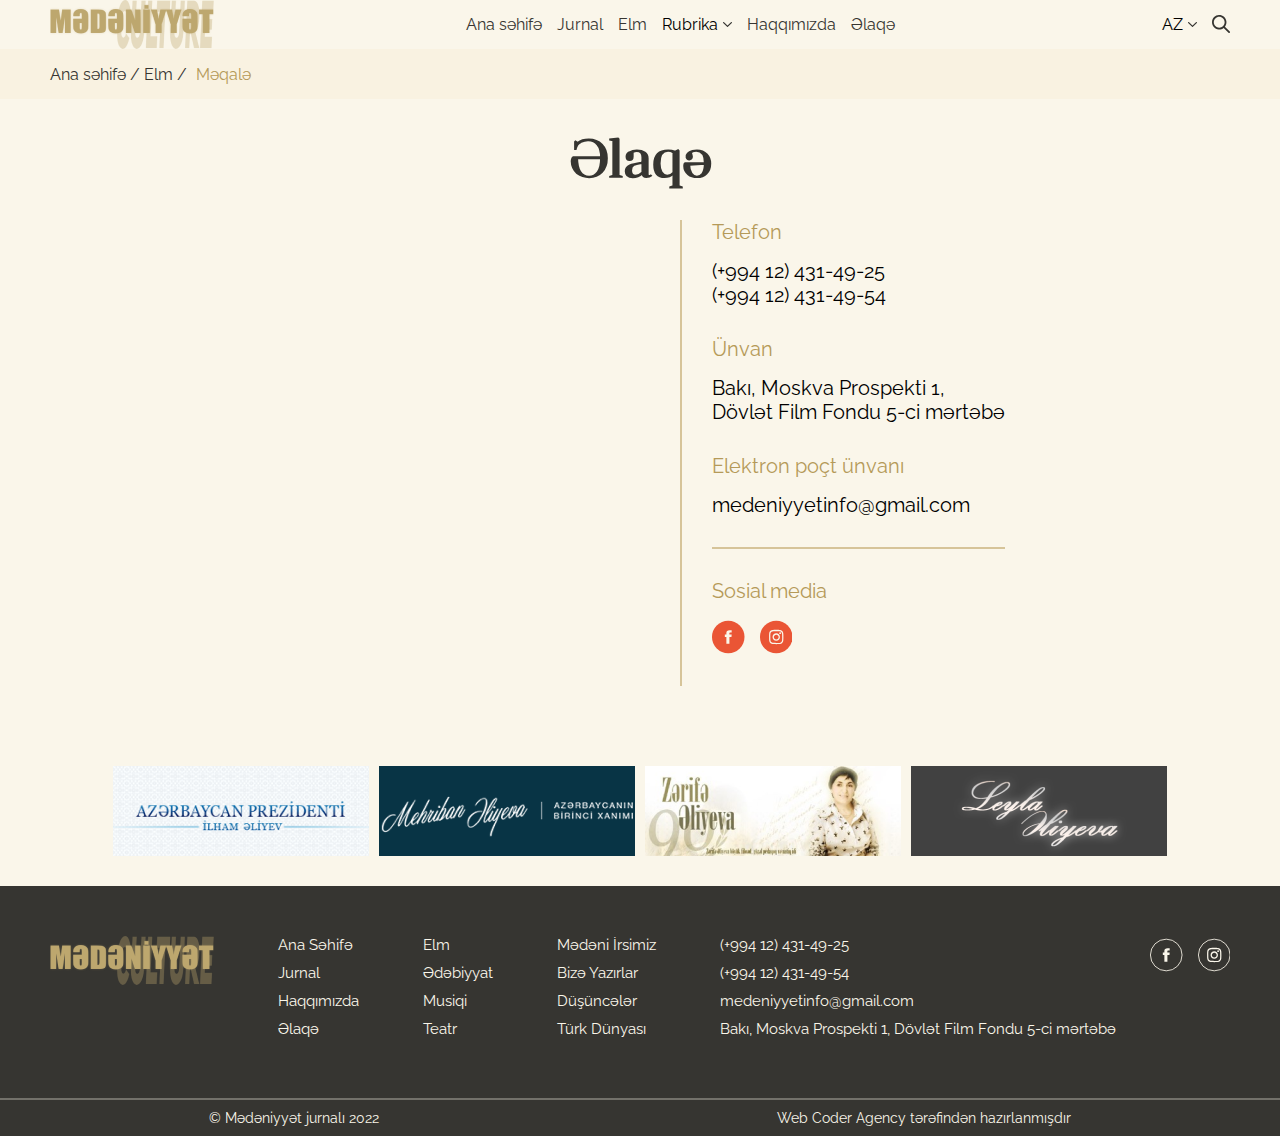
<file: contactus.html>
<!DOCTYPE html>
<html lang="en">
<head>
  <meta charset="UTF-8">
  <meta http-equiv="X-UA-Compatible" content="IE=edge">
  <meta name="viewport" content="width=device-width, initial-scale=1.0">
  <link rel="stylesheet" href="css/contactus.css">
  <link href="https://fonts.googleapis.com/css2?family=Montserrat:wght@600&family=Raleway:wght@400;500;700&family=Sofia+Sans:wght@300;400&display=swap" rel="stylesheet">
  <title>Document</title>
</head>
<body>
  <div class="main-container">
    <div class="main">
      <div class="header-container">
        <header class="header">
            <img src="pics/logo.png" alt="">
            <div class="header-nav">
              <div class="nav-elem">
               <a href="index.html">Ana səhifə</a>
              </div>
              <div class="nav-elem">
                <a href="jurnal.html">Jurnal</a>
              </div>
              <div class="nav-elem">
               <a href="science.html">Elm</a> 
              </div>
              <div onclick="dropDownRubrika()" class="nav-elem rubrika">
                  Rubrika
                  <svg width="9" height="5" viewBox="0 0 9 5" fill="none" xmlns="http://www.w3.org/2000/svg">
                      <path class="arrow-header1" fill-rule="evenodd" clip-rule="evenodd" d="M8.82102 1.02051L4.9321 4.82491C4.69346 5.05836 4.30654 5.05836 4.0679 4.82491L0.178983 1.02051C-0.0596609 0.787057 -0.0596609 0.40855 0.178983 0.175093C0.417625 -0.0583633 0.804543 -0.0583634 1.04319 0.175093L4.5 3.55678L7.95681 0.175092C8.19546 -0.058364 8.58237 -0.058364 8.82102 0.175092C9.05966 0.408549 9.05966 0.787056 8.82102 1.02051Z" fill="#363531"/>
                  </svg>
                  <div class="rubrika-list">
                    <ul>
                      <li>Ədəbiyyat</li>
                      <li>Musiqi</li>
                      <li>Teatr</li>
                      <li>Mədəni İrsimiz</li>
                      <li>Bizə Yazırlar</li>
                      <li>Düşüncələr</li>
                      <li>Türk Dünyası</li>
                    </ul>
                  </div>
              </div>
              <div class="nav-elem">
                <a href="aboutus.html">Haqqımızda</a>
              </div>
              <div class="nav-elem">
                <a href="contactus.html">Əlaqə</a>
              </div>
          </div>
            <div class="lang-search">
                <div class="lang" onclick="dropDownLang(event)">
                    <div class="selected-lang">AZ</div>
                    <svg width="9" height="5" viewBox="0 0 9 5" fill="none" xmlns="http://www.w3.org/2000/svg">
                        <path class="arrow-header2" fill-rule="evenodd" clip-rule="evenodd" d="M8.82102 1.02051L4.9321 4.82491C4.69346 5.05836 4.30654 5.05836 4.0679 4.82491L0.178983 1.02051C-0.0596609 0.787057 -0.0596609 0.40855 0.178983 0.175093C0.417625 -0.0583633 0.804543 -0.0583634 1.04319 0.175093L4.5 3.55678L7.95681 0.175092C8.19546 -0.058364 8.58237 -0.058364 8.82102 0.175092C9.05966 0.408549 9.05966 0.787056 8.82102 1.02051Z" fill="#363531"/>
                    </svg>
                    <div class="lang-list">
                      <ul>
                        <li class="sublangs" onclick="changeLang(0)">EN</li>
                        <li class="sublangs" onclick="changeLang(1)">RU</li>
                      </ul>
                    </div>
                </div>
                <svg width="18" height="18" viewBox="0 0 18 18" fill="none" xmlns="http://www.w3.org/2000/svg">
                    <path d="M12.9223 11.6411L17.7869 16.515C17.9337 16.6887 18.0094 16.9114 17.9991 17.1385C17.9887 17.3657 17.893 17.5805 17.7311 17.7402C17.5692 17.8998 17.353 17.9924 17.1258 17.9996C16.8985 18.0067 16.6769 17.9278 16.5053 17.7786L11.6497 12.9228C10.1991 14.0497 8.37347 14.5813 6.54463 14.4094C4.71579 14.2375 3.02122 13.375 1.80597 11.9975C0.590716 10.62 -0.053846 8.83111 0.00352594 6.99504C0.0608979 5.15897 0.81589 3.41379 2.11477 2.11486C3.41366 0.815922 5.15877 0.0609002 6.99477 0.00352608C8.83077 -0.0538481 10.6196 0.590739 11.9971 1.80604C13.3745 3.02134 14.237 4.71597 14.4089 6.54488C14.5808 8.37379 14.0492 10.1995 12.9223 11.6501V11.6411ZM7.21825 12.6339C8.65446 12.6339 10.0318 12.0634 11.0474 11.0478C12.0629 10.0322 12.6335 8.65479 12.6335 7.21853C12.6335 5.78227 12.0629 4.40484 11.0474 3.38925C10.0318 2.37366 8.65446 1.80311 7.21825 1.80311C5.78205 1.80311 4.40467 2.37366 3.38912 3.38925C2.37357 4.40484 1.80304 5.78227 1.80304 7.21853C1.80304 8.65479 2.37357 10.0322 3.38912 11.0478C4.40467 12.0634 5.78205 12.6339 7.21825 12.6339Z" fill="#363531"/>
                </svg>
            </div>
            <div class="search-menu-mobile">
                <svg width="18" height="18" viewBox="0 0 18 18" fill="none" xmlns="http://www.w3.org/2000/svg">
                    <path d="M12.9223 11.6411L17.7869 16.515C17.9337 16.6887 18.0094 16.9114 17.9991 17.1385C17.9887 17.3657 17.893 17.5805 17.7311 17.7402C17.5692 17.8998 17.353 17.9924 17.1258 17.9996C16.8985 18.0067 16.6769 17.9278 16.5053 17.7786L11.6497 12.9228C10.1991 14.0497 8.37347 14.5813 6.54463 14.4094C4.71579 14.2375 3.02122 13.375 1.80597 11.9975C0.590716 10.62 -0.053846 8.83111 0.00352594 6.99504C0.0608979 5.15897 0.81589 3.41379 2.11477 2.11486C3.41366 0.815922 5.15877 0.0609002 6.99477 0.00352608C8.83077 -0.0538481 10.6196 0.590739 11.9971 1.80604C13.3745 3.02134 14.237 4.71597 14.4089 6.54488C14.5808 8.37379 14.0492 10.1995 12.9223 11.6501V11.6411ZM7.21825 12.6339C8.65446 12.6339 10.0318 12.0634 11.0474 11.0478C12.0629 10.0322 12.6335 8.65479 12.6335 7.21853C12.6335 5.78227 12.0629 4.40484 11.0474 3.38925C10.0318 2.37366 8.65446 1.80311 7.21825 1.80311C5.78205 1.80311 4.40467 2.37366 3.38912 3.38925C2.37357 4.40484 1.80304 5.78227 1.80304 7.21853C1.80304 8.65479 2.37357 10.0322 3.38912 11.0478C4.40467 12.0634 5.78205 12.6339 7.21825 12.6339Z" fill="#363531"/>
                </svg>
                <svg width="26" height="18" viewBox="0 0 26 18" fill="none" xmlns="http://www.w3.org/2000/svg">
                    <path fill-rule="evenodd" clip-rule="evenodd" d="M0 1.09756C0 0.491395 0.519669 0 1.16071 0H24.8393C25.4803 0 26 0.491395 26 1.09756C26 1.70373 25.4803 2.19512 24.8393 2.19512H1.16071C0.519669 2.19512 0 1.70373 0 1.09756Z" fill="#363531"/>
                    <path fill-rule="evenodd" clip-rule="evenodd" d="M7.42857 9C7.42857 8.39383 7.94824 7.90244 8.58929 7.90244L24.8393 7.90244C25.4803 7.90244 26 8.39383 26 9C26 9.60616 25.4803 10.0976 24.8393 10.0976L8.58929 10.0976C7.94824 10.0976 7.42857 9.60617 7.42857 9Z" fill="#363531"/>
                    <path fill-rule="evenodd" clip-rule="evenodd" d="M0 16.9024C0 16.2963 0.519669 15.8049 1.16071 15.8049H24.8393C25.4803 15.8049 26 16.2963 26 16.9024C26 17.5086 25.4803 18 24.8393 18H1.16071C0.519669 18 0 17.5086 0 16.9024Z" fill="#363531"/>
                </svg> 
            </div>
        </header>
    </div>
      <div class="page-nav">
        <ul>
          <a href="http://127.0.0.1:5500/">
            <li>
              Ana səhifə /
            </li>
          </a>
          <li>Elm /</li>
          <li>Məqalə</li>
        </ul>
      </div> 
      <div class="contact-us">
        <div class="title">
          <h5>Əlaqə</h5>
        </div>
        <div class="location-info">
          <iframe src="https://www.google.com/maps/embed?pb=!1m18!1m12!1m3!1d3038.495324127205!2d49.83716011463357!3d40.397876564711204!2m3!1f0!2f0!3f0!3m2!1i1024!2i768!4f13.1!3m3!1m2!1s0x40307d7b10b31bbf%3A0xb8a84dda46c78a5!2sADAS%2F%20Azerbaijan%20Digital%20Arts%20School!5e0!3m2!1sen!2saz!4v1680189942456!5m2!1sen!2saz" width="600" height="450" style="border:0;" allowfullscreen="" loading="lazy" referrerpolicy="no-referrer-when-downgrade"></iframe>
          <div class="line2"></div>
          <div class="info">
            <div class="info-elem">
              <ul>
                <li>Telefon</li>
                <li>(+994 12) 431-49-25</li>
                <li>(+994 12) 431-49-54</li>
              </ul>
            </div>
            <div class="info-elem">
              <ul>
                <li>Ünvan</li>
                <li>Bakı, Moskva Prospekti 1,</li>
                <li>Dövlət Film Fondu 5-ci mərtəbə</li>
              </ul>
            </div>
            <div class="info-elem">
              <ul>
                <li>Elektron poçt ünvanı</li>
                <li>medeniyyetinfo@gmail.com</li>
              </ul>
            </div>
            <div class="line3"></div>
            <div class="info-elem">
              <ul>
                <li>Sosial media</li>
              </ul>
              <div class="socials">
                <svg width="38" height="38" viewBox="0 0 38 38" fill="none" xmlns="http://www.w3.org/2000/svg">
                  <circle cx="19" cy="19" r="19" fill="#EA5535"/>
                  <path d="M16.8868 27H20.3585V18.9304H22.7736L23 16.2174H20.283C20.283 16.2174 20.283 15.1739 20.283 14.687C20.283 14.0609 20.434 13.7826 21.1132 13.7826C21.6415 13.7826 23 13.7826 23 13.7826V11C23 11 21.0377 11 20.5849 11C18.0189 11 16.8113 12.0435 16.8113 14.0609C16.8113 15.8 16.8113 16.2174 16.8113 16.2174H15V18.9304H16.8113V27H16.8868Z" fill="#FAF6EA"/>
                </svg>
                <svg width="38" height="38" viewBox="0 0 38 38" fill="none" xmlns="http://www.w3.org/2000/svg">
                  <circle cx="19" cy="19" r="19" fill="#EA5535"/>
                  <path d="M18.9996 12.1674C21.2504 12.1674 21.4916 12.1674 22.3758 12.2478C23.1796 12.2478 23.662 12.4086 23.9031 12.5694C24.305 12.7301 24.5462 12.8909 24.8677 13.2124C25.1893 13.534 25.35 13.7751 25.5108 14.1771C25.5912 14.4986 25.752 14.9005 25.8323 15.7044C25.8323 16.5886 25.9127 16.8298 25.9127 19.0805C25.9127 21.3313 25.9127 21.5724 25.8323 22.4567C25.8323 23.2605 25.6716 23.7428 25.5108 23.984C25.35 24.3859 25.1893 24.6271 24.8677 24.9486C24.5462 25.2701 24.305 25.4309 23.9031 25.5917C23.5816 25.6721 23.1796 25.8328 22.3758 25.9132C21.572 25.9132 21.2504 25.9132 18.9996 25.9132C16.7489 25.9132 16.5077 25.9132 15.6235 25.8328C14.8196 25.8328 14.3373 25.6721 14.0962 25.5113C13.6943 25.3505 13.4531 25.1898 13.1316 24.8682C12.81 24.5467 12.6493 24.3055 12.4885 23.9036C12.4081 23.5821 12.2473 23.1801 12.167 22.3763C12.0866 21.4921 12.0866 21.2509 12.0866 19.0001C12.0866 16.7494 12.0866 16.5082 12.167 15.624C12.167 14.8201 12.3277 14.3378 12.4885 14.0967C12.6493 13.6948 12.81 13.4536 13.1316 13.1321C13.4531 12.8105 13.6943 12.6498 14.0962 12.489C14.3373 12.4086 14.8196 12.2478 15.6235 12.1674C16.5077 12.1674 16.7489 12.1674 18.9996 12.1674ZM18.9996 10.6401C16.7489 10.6401 16.4273 10.6401 15.5431 10.7205C14.6589 10.7205 14.0962 10.8813 13.5335 11.0421C12.9708 11.2832 12.4885 11.6048 12.0866 12.0871C11.6043 12.489 11.2827 12.9713 11.0416 13.534C10.8808 14.0967 10.72 14.6594 10.72 15.5436C10.6396 16.4278 10.6396 16.7494 10.6396 19.0001C10.6396 21.2509 10.6396 21.5724 10.72 22.4567C10.8004 23.3409 10.8808 23.984 11.122 24.4663C11.3631 25.029 11.6043 25.5113 12.0866 25.9132C12.5689 26.3955 13.0512 26.6367 13.5335 26.8778C14.0962 27.119 14.6589 27.1994 15.5431 27.2798C16.4273 27.3601 16.7489 27.3601 18.9996 27.3601C21.2504 27.3601 21.572 27.3601 22.4562 27.2798C23.3404 27.1994 23.9835 27.119 24.4658 26.8778C25.0285 26.6367 25.5108 26.3955 25.9127 25.9132C26.395 25.4309 26.6362 24.9486 26.8773 24.4663C27.1185 23.9036 27.1989 23.3409 27.2793 22.4567C27.3596 21.5724 27.3596 21.2509 27.3596 19.0001C27.3596 16.7494 27.3596 16.4278 27.2793 15.5436C27.1989 14.6594 27.1185 14.0163 26.8773 13.534C26.6362 12.9713 26.395 12.489 25.9127 12.0871C25.4304 11.6048 24.9481 11.3636 24.4658 11.1224C23.9031 10.8813 23.3404 10.8009 22.4562 10.7205C21.572 10.6401 21.3308 10.6401 18.9996 10.6401Z" fill="#FAF6EA"/>
                  <path d="M18.9994 14.74C16.5878 14.74 14.6586 16.6692 14.6586 19.0808C14.6586 21.4923 16.5878 23.4215 18.9994 23.4215C21.4109 23.4215 23.3401 21.4923 23.3401 19.0808C23.3401 16.6692 21.4109 14.74 18.9994 14.74ZM18.9994 21.8138C17.4721 21.8138 16.1859 20.5277 16.1859 19.0004C16.2663 17.4731 17.4721 16.2673 18.9994 16.2673C20.5267 16.2673 21.8128 17.5534 21.8128 19.0808C21.8128 20.6081 20.6071 21.8138 18.9994 21.8138Z" fill="#FAF6EA"/>
                  <path d="M24.5463 14.5792C24.5463 15.1419 24.064 15.6242 23.5013 15.6242C22.9386 15.6242 22.4563 15.1419 22.4563 14.5792C22.4563 14.0165 22.9386 13.5342 23.5013 13.5342C24.064 13.5342 24.5463 14.0165 24.5463 14.5792Z" fill="#FAF6EA"/>
                </svg>
              </div>
            </div>
          </div>
        </div>
      </div>
    </div>
  </div>
  <div class="popular">
    <img src="pics/ilham.png" alt="">
    <img src="pics/mehriban.png" alt="">
    <img class="zerife" src="pics/zerife.png" alt="">
    <img class="leyla" src="pics/leyla.png" alt="">
  </div>
  <footer>
    <div class="footer-blocks">
      <div class="block">
        <img src="pics/logo.png" alt="">
      </div>
      <div class="block">
        <div class="footer-nav">
          <a href="">Ana Səhifə</a>
        </div>
        <div class="footer-nav">
          <a href="">Jurnal</a>
        </div>
        <div class="footer-nav">
          <a href="">Haqqımızda</a>
        </div>
        <div class="footer-nav">
          <a href="">Əlaqə</a>
        </div>
      </div>
      <div class="block">
        <div class="footer-nav">
          <a href="">Elm</a>
        </div>
        <div class="footer-nav">
          <a href="">Ədəbiyyat</a>
        </div>
        <div class="footer-nav">
          <a href="">Musiqi</a>
        </div>
        <div class="footer-nav">
          <a href="">Teatr</a>
        </div>
      </div>
      <div class="block">
        <div class="footer-nav">
          <a href="">Mədəni İrsimiz</a>
        </div>
        <div class="footer-nav">
          <a href="">Bizə Yazırlar</a>
        </div>
        <div class="footer-nav">
          <a href="">Düşüncələr</a>
        </div>
        <div class="footer-nav">
          <a href="">Türk Dünyası</a>
        </div>
      </div>
      <div class="block">
        <div class="footer-nav">
          (+994 12) 431-49-25
        </div>
        <div class="footer-nav">
          (+994 12) 431-49-54
        </div>
        <div class="footer-nav">
          medeniyyetinfo@gmail.com
        </div>
        <div class="footer-nav">
          Bakı, Moskva Prospekti 1,
          Dövlət Film Fondu 5-ci mərtəbə
        </div>
      </div>
      <div class="block">
        <div class="socials">
          <svg width="38" height="38" viewBox="0 0 38 38" fill="none" xmlns="http://www.w3.org/2000/svg">
            <circle cx="19" cy="19" r="18.5" stroke="#FAF6EA"/>
            <path d="M16.8868 27H20.3585V18.9304H22.7736L23 16.2174H20.283C20.283 16.2174 20.283 15.1739 20.283 14.687C20.283 14.0609 20.434 13.7826 21.1132 13.7826C21.6415 13.7826 23 13.7826 23 13.7826V11C23 11 21.0377 11 20.5849 11C18.0189 11 16.8113 12.0435 16.8113 14.0609C16.8113 15.8 16.8113 16.2174 16.8113 16.2174H15V18.9304H16.8113V27H16.8868Z" fill="#FAF6EA"/>
          </svg>
          <svg width="38" height="38" viewBox="0 0 38 38" fill="none" xmlns="http://www.w3.org/2000/svg">
            <circle cx="19" cy="19" r="18.5" stroke="#FAF6EA"/>
            <path d="M18.9996 12.1674C21.2504 12.1674 21.4916 12.1674 22.3758 12.2478C23.1796 12.2478 23.662 12.4086 23.9031 12.5694C24.305 12.7301 24.5462 12.8909 24.8677 13.2124C25.1893 13.534 25.35 13.7751 25.5108 14.1771C25.5912 14.4986 25.752 14.9005 25.8323 15.7044C25.8323 16.5886 25.9127 16.8298 25.9127 19.0805C25.9127 21.3313 25.9127 21.5724 25.8323 22.4567C25.8323 23.2605 25.6716 23.7428 25.5108 23.984C25.35 24.3859 25.1893 24.6271 24.8677 24.9486C24.5462 25.2701 24.305 25.4309 23.9031 25.5917C23.5816 25.6721 23.1796 25.8328 22.3758 25.9132C21.572 25.9132 21.2504 25.9132 18.9996 25.9132C16.7489 25.9132 16.5077 25.9132 15.6235 25.8328C14.8196 25.8328 14.3373 25.6721 14.0962 25.5113C13.6943 25.3505 13.4531 25.1898 13.1316 24.8682C12.81 24.5467 12.6493 24.3055 12.4885 23.9036C12.4081 23.5821 12.2473 23.1801 12.167 22.3763C12.0866 21.4921 12.0866 21.2509 12.0866 19.0001C12.0866 16.7494 12.0866 16.5082 12.167 15.624C12.167 14.8201 12.3277 14.3378 12.4885 14.0967C12.6493 13.6948 12.81 13.4536 13.1316 13.1321C13.4531 12.8105 13.6943 12.6498 14.0962 12.489C14.3373 12.4086 14.8196 12.2478 15.6235 12.1674C16.5077 12.1674 16.7489 12.1674 18.9996 12.1674ZM18.9996 10.6401C16.7489 10.6401 16.4273 10.6401 15.5431 10.7205C14.6589 10.7205 14.0962 10.8813 13.5335 11.0421C12.9708 11.2832 12.4885 11.6048 12.0866 12.0871C11.6043 12.489 11.2827 12.9713 11.0416 13.534C10.8808 14.0967 10.72 14.6594 10.72 15.5436C10.6396 16.4278 10.6396 16.7494 10.6396 19.0001C10.6396 21.2509 10.6396 21.5724 10.72 22.4567C10.8004 23.3409 10.8808 23.984 11.122 24.4663C11.3631 25.029 11.6043 25.5113 12.0866 25.9132C12.5689 26.3955 13.0512 26.6367 13.5335 26.8778C14.0962 27.119 14.6589 27.1994 15.5431 27.2798C16.4273 27.3601 16.7489 27.3601 18.9996 27.3601C21.2504 27.3601 21.572 27.3601 22.4562 27.2798C23.3404 27.1994 23.9835 27.119 24.4658 26.8778C25.0285 26.6367 25.5108 26.3955 25.9127 25.9132C26.395 25.4309 26.6362 24.9486 26.8773 24.4663C27.1185 23.9036 27.1989 23.3409 27.2793 22.4567C27.3596 21.5724 27.3596 21.2509 27.3596 19.0001C27.3596 16.7494 27.3596 16.4278 27.2793 15.5436C27.1989 14.6594 27.1185 14.0163 26.8773 13.534C26.6362 12.9713 26.395 12.489 25.9127 12.0871C25.4304 11.6048 24.9481 11.3636 24.4658 11.1224C23.9031 10.8813 23.3404 10.8009 22.4562 10.7205C21.572 10.6401 21.3308 10.6401 18.9996 10.6401Z" fill="#FAF6EA"/>
            <path d="M18.9995 14.7397C16.5879 14.7397 14.6587 16.669 14.6587 19.0805C14.6587 21.4921 16.5879 23.4213 18.9995 23.4213C21.411 23.4213 23.3402 21.4921 23.3402 19.0805C23.3402 16.669 21.411 14.7397 18.9995 14.7397ZM18.9995 21.8136C17.4722 21.8136 16.186 20.5274 16.186 19.0001C16.2664 17.4728 17.4722 16.2671 18.9995 16.2671C20.5268 16.2671 21.8129 17.5532 21.8129 19.0805C21.8129 20.6078 20.6072 21.8136 18.9995 21.8136Z" fill="#FAF6EA"/>
            <path d="M24.5463 14.5792C24.5463 15.1419 24.064 15.6242 23.5013 15.6242C22.9386 15.6242 22.4563 15.1419 22.4563 14.5792C22.4563 14.0165 22.9386 13.5342 23.5013 13.5342C24.064 13.5342 24.5463 14.0165 24.5463 14.5792Z" fill="#FAF6EA"/>
          </svg>   
        </div>
      </div>
    </div>
    <div class="footer-blocks-mob">
      <div class="block block-mob">
        <div class="footer-nav">
          (+994 12) 431-49-25
        </div>
        <div class="footer-nav">
          (+994 12) 431-49-54
        </div>
        <div class="footer-nav">
          medeniyyetinfo@gmail.com
        </div>
        <div class="footer-nav">
          Bakı, Moskva Prospekti 1,
          Dövlət Film Fondu 5-ci mərtəbə
        </div>
      </div>
      <div class="block block-mob">
        <div class="socials">
          <svg width="38" height="38" viewBox="0 0 38 38" fill="none" xmlns="http://www.w3.org/2000/svg">
            <circle cx="19" cy="19" r="18.5" stroke="#FAF6EA"/>
            <path d="M16.8868 27H20.3585V18.9304H22.7736L23 16.2174H20.283C20.283 16.2174 20.283 15.1739 20.283 14.687C20.283 14.0609 20.434 13.7826 21.1132 13.7826C21.6415 13.7826 23 13.7826 23 13.7826V11C23 11 21.0377 11 20.5849 11C18.0189 11 16.8113 12.0435 16.8113 14.0609C16.8113 15.8 16.8113 16.2174 16.8113 16.2174H15V18.9304H16.8113V27H16.8868Z" fill="#FAF6EA"/>
          </svg>
          <svg width="38" height="38" viewBox="0 0 38 38" fill="none" xmlns="http://www.w3.org/2000/svg">
            <circle cx="19" cy="19" r="18.5" stroke="#FAF6EA"/>
            <path d="M18.9996 12.1674C21.2504 12.1674 21.4916 12.1674 22.3758 12.2478C23.1796 12.2478 23.662 12.4086 23.9031 12.5694C24.305 12.7301 24.5462 12.8909 24.8677 13.2124C25.1893 13.534 25.35 13.7751 25.5108 14.1771C25.5912 14.4986 25.752 14.9005 25.8323 15.7044C25.8323 16.5886 25.9127 16.8298 25.9127 19.0805C25.9127 21.3313 25.9127 21.5724 25.8323 22.4567C25.8323 23.2605 25.6716 23.7428 25.5108 23.984C25.35 24.3859 25.1893 24.6271 24.8677 24.9486C24.5462 25.2701 24.305 25.4309 23.9031 25.5917C23.5816 25.6721 23.1796 25.8328 22.3758 25.9132C21.572 25.9132 21.2504 25.9132 18.9996 25.9132C16.7489 25.9132 16.5077 25.9132 15.6235 25.8328C14.8196 25.8328 14.3373 25.6721 14.0962 25.5113C13.6943 25.3505 13.4531 25.1898 13.1316 24.8682C12.81 24.5467 12.6493 24.3055 12.4885 23.9036C12.4081 23.5821 12.2473 23.1801 12.167 22.3763C12.0866 21.4921 12.0866 21.2509 12.0866 19.0001C12.0866 16.7494 12.0866 16.5082 12.167 15.624C12.167 14.8201 12.3277 14.3378 12.4885 14.0967C12.6493 13.6948 12.81 13.4536 13.1316 13.1321C13.4531 12.8105 13.6943 12.6498 14.0962 12.489C14.3373 12.4086 14.8196 12.2478 15.6235 12.1674C16.5077 12.1674 16.7489 12.1674 18.9996 12.1674ZM18.9996 10.6401C16.7489 10.6401 16.4273 10.6401 15.5431 10.7205C14.6589 10.7205 14.0962 10.8813 13.5335 11.0421C12.9708 11.2832 12.4885 11.6048 12.0866 12.0871C11.6043 12.489 11.2827 12.9713 11.0416 13.534C10.8808 14.0967 10.72 14.6594 10.72 15.5436C10.6396 16.4278 10.6396 16.7494 10.6396 19.0001C10.6396 21.2509 10.6396 21.5724 10.72 22.4567C10.8004 23.3409 10.8808 23.984 11.122 24.4663C11.3631 25.029 11.6043 25.5113 12.0866 25.9132C12.5689 26.3955 13.0512 26.6367 13.5335 26.8778C14.0962 27.119 14.6589 27.1994 15.5431 27.2798C16.4273 27.3601 16.7489 27.3601 18.9996 27.3601C21.2504 27.3601 21.572 27.3601 22.4562 27.2798C23.3404 27.1994 23.9835 27.119 24.4658 26.8778C25.0285 26.6367 25.5108 26.3955 25.9127 25.9132C26.395 25.4309 26.6362 24.9486 26.8773 24.4663C27.1185 23.9036 27.1989 23.3409 27.2793 22.4567C27.3596 21.5724 27.3596 21.2509 27.3596 19.0001C27.3596 16.7494 27.3596 16.4278 27.2793 15.5436C27.1989 14.6594 27.1185 14.0163 26.8773 13.534C26.6362 12.9713 26.395 12.489 25.9127 12.0871C25.4304 11.6048 24.9481 11.3636 24.4658 11.1224C23.9031 10.8813 23.3404 10.8009 22.4562 10.7205C21.572 10.6401 21.3308 10.6401 18.9996 10.6401Z" fill="#FAF6EA"/>
            <path d="M18.9995 14.7397C16.5879 14.7397 14.6587 16.669 14.6587 19.0805C14.6587 21.4921 16.5879 23.4213 18.9995 23.4213C21.411 23.4213 23.3402 21.4921 23.3402 19.0805C23.3402 16.669 21.411 14.7397 18.9995 14.7397ZM18.9995 21.8136C17.4722 21.8136 16.186 20.5274 16.186 19.0001C16.2664 17.4728 17.4722 16.2671 18.9995 16.2671C20.5268 16.2671 21.8129 17.5532 21.8129 19.0805C21.8129 20.6078 20.6072 21.8136 18.9995 21.8136Z" fill="#FAF6EA"/>
            <path d="M24.5463 14.5792C24.5463 15.1419 24.064 15.6242 23.5013 15.6242C22.9386 15.6242 22.4563 15.1419 22.4563 14.5792C22.4563 14.0165 22.9386 13.5342 23.5013 13.5342C24.064 13.5342 24.5463 14.0165 24.5463 14.5792Z" fill="#FAF6EA"/>
          </svg>   
        </div>
      </div>
    </div>
    <div class="footer-line"></div>
    <div class="footer-end footer-end-mob">
      <img src="pics/logo.png" alt="">
      <p>© Mədəniyyət jurnalı 2022</p>
      <p>Web Coder Agency tərəfindən hazırlanmışdır</p>
    </div>
  </footer>
  <script src="js/main.js"></script>
</body>
</html>
</file>
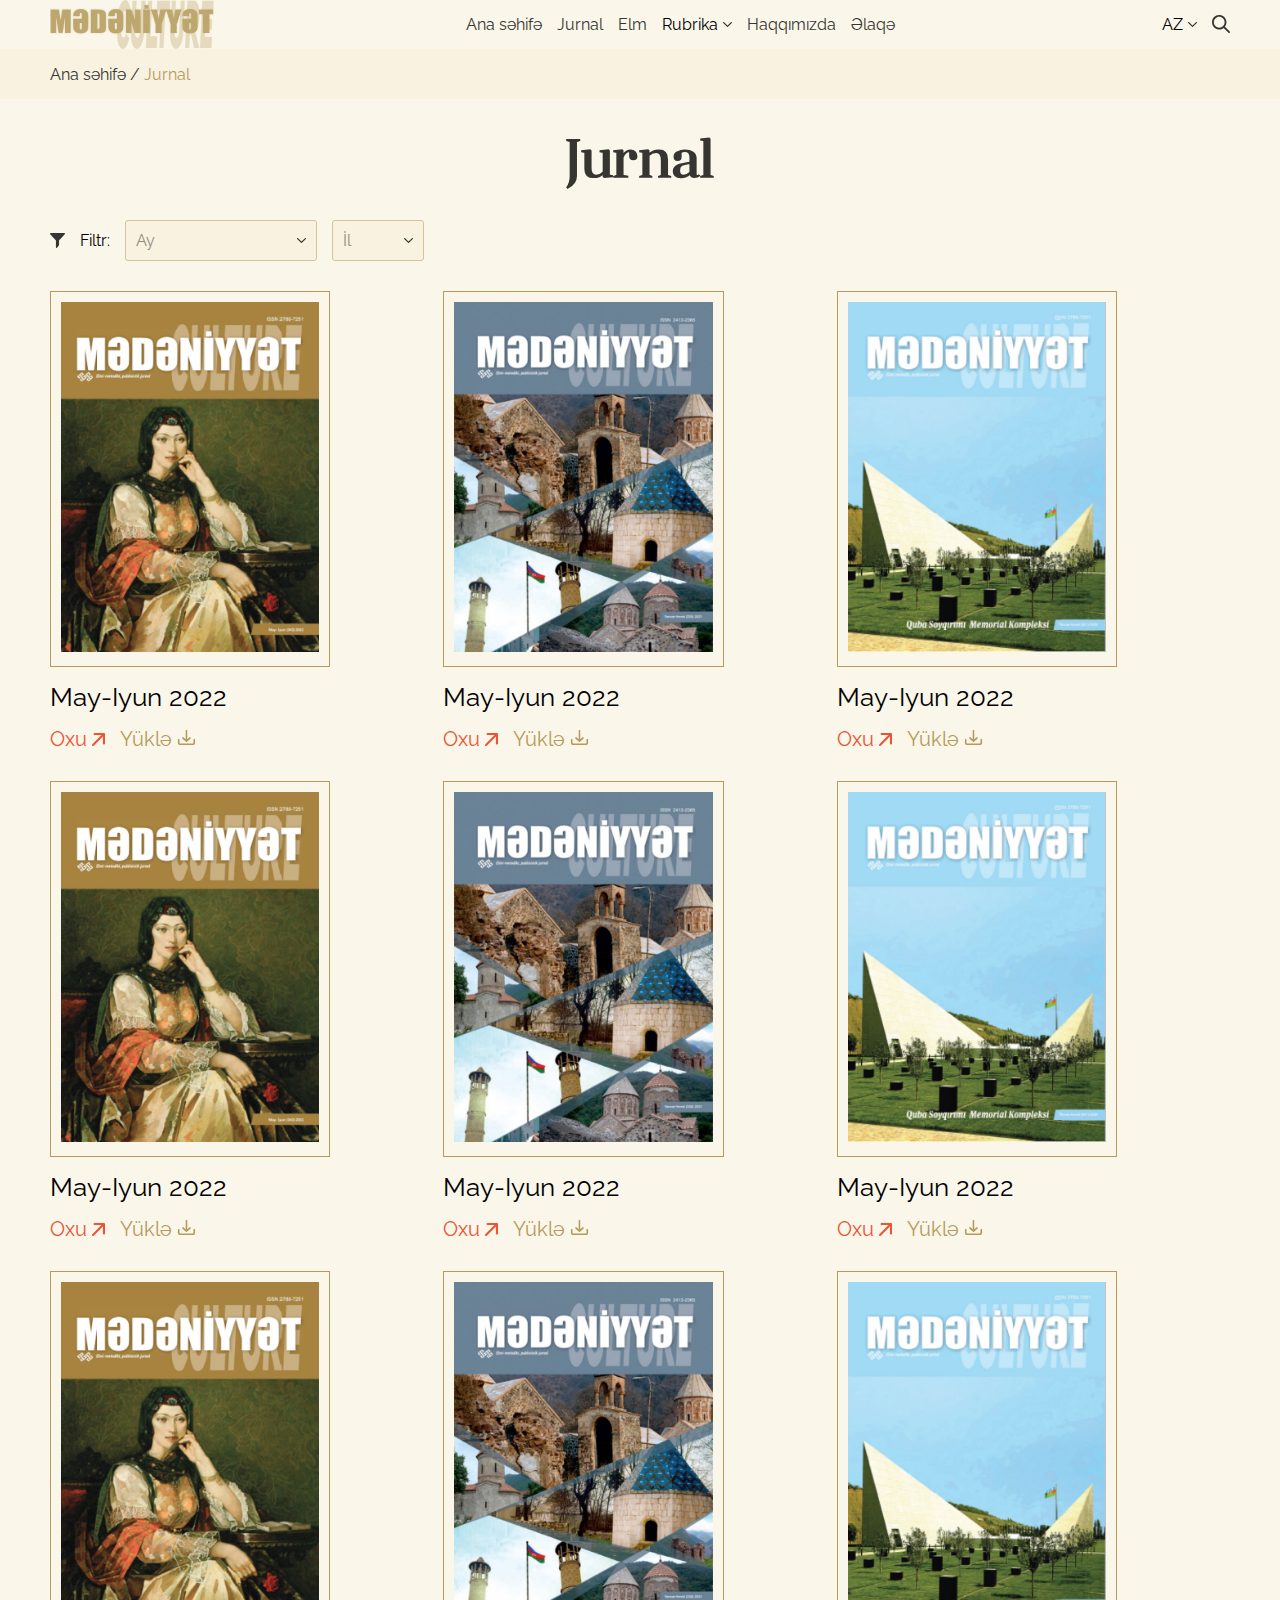
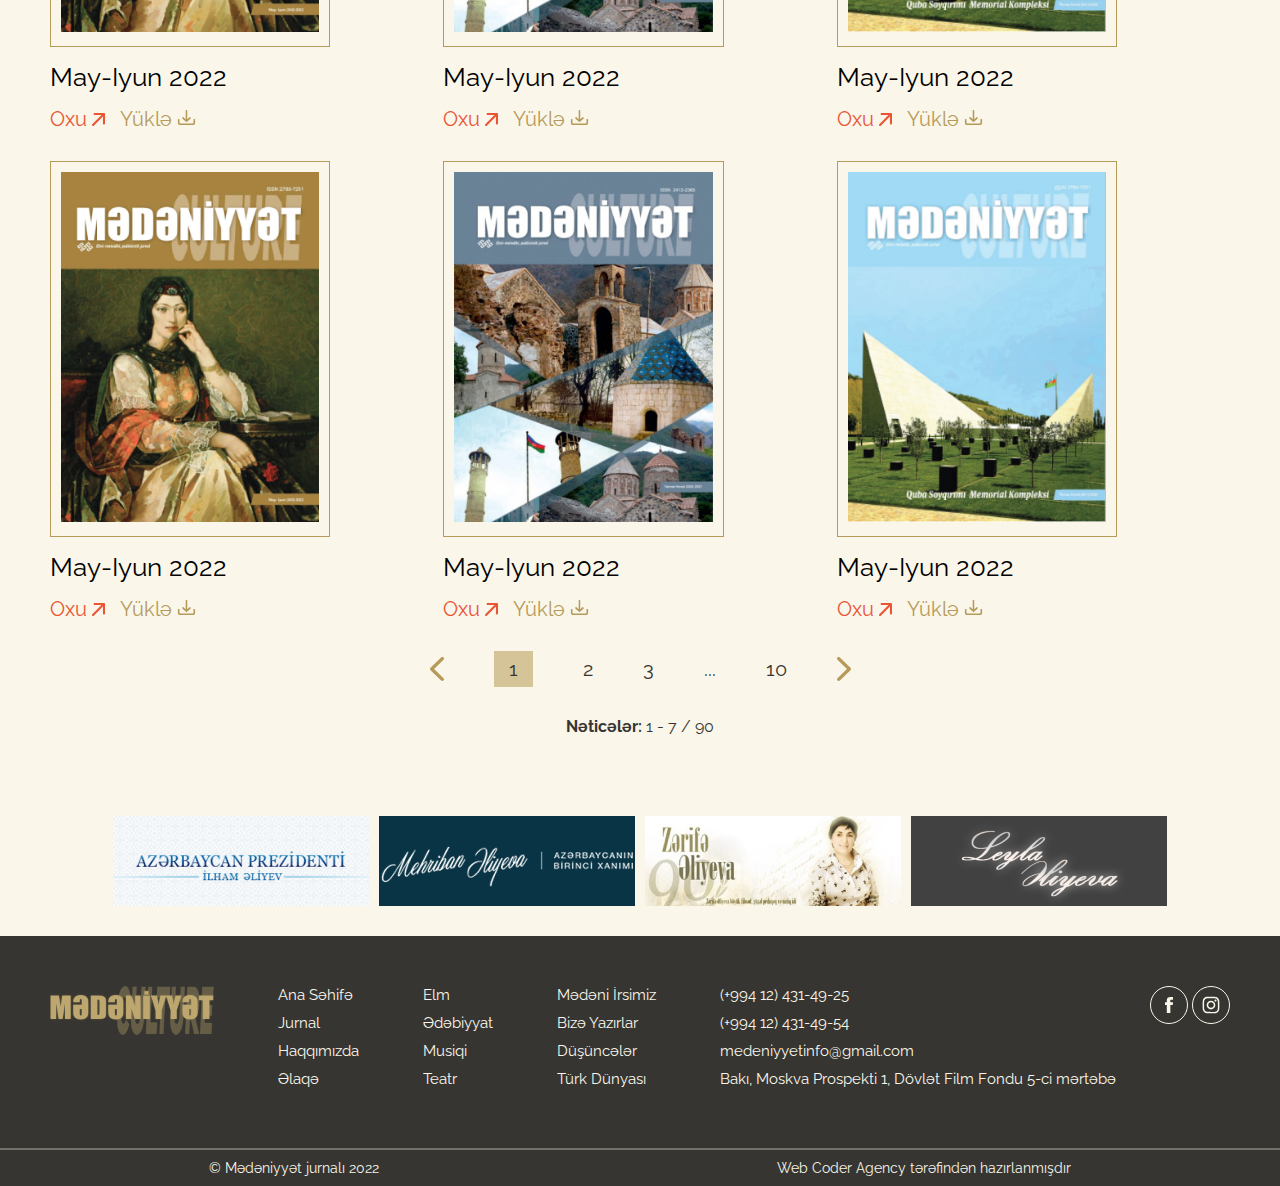
<file: jurnal.html>
<!DOCTYPE html>
<html lang="en">
<head>
  <meta charset="UTF-8">
  <meta http-equiv="X-UA-Compatible" content="IE=edge">
  <meta name="viewport" content="width=device-width, initial-scale=1.0">
  <link rel="stylesheet" href="css/jurnal.css">
  <link href="https://fonts.googleapis.com/css2?family=Montserrat:wght@600&family=Raleway:wght@400;500;700&family=Sofia+Sans:wght@300;400&display=swap" rel="stylesheet">
  <title>Document</title>
</head>
<body>
  <div class="main-container">
    <div class="main">
      <div class="header-container">
        <header class="header">
            <img src="pics/logo.png" alt="">
            <div class="header-nav">
              <div class="nav-elem">
               <a href="index.html">Ana səhifə</a>
              </div>
              <div class="nav-elem">
                <a href="jurnal.html">Jurnal</a>
              </div>
              <div class="nav-elem">
               <a href="science.html">Elm</a> 
              </div>
              <div onclick="dropDownRubrikaLang('rubrika','arrow-header1')" class="nav-elem rubrika">
                  Rubrika
                  <svg width="9" height="5" viewBox="0 0 9 5" fill="none" xmlns="http://www.w3.org/2000/svg">
                      <path class="arrow-header1" fill-rule="evenodd" clip-rule="evenodd" d="M8.82102 1.02051L4.9321 4.82491C4.69346 5.05836 4.30654 5.05836 4.0679 4.82491L0.178983 1.02051C-0.0596609 0.787057 -0.0596609 0.40855 0.178983 0.175093C0.417625 -0.0583633 0.804543 -0.0583634 1.04319 0.175093L4.5 3.55678L7.95681 0.175092C8.19546 -0.058364 8.58237 -0.058364 8.82102 0.175092C9.05966 0.408549 9.05966 0.787056 8.82102 1.02051Z" fill="#363531"/>
                  </svg>
                  <div class="rubrika-list">
                    <ul>
                      <li>Ədəbiyyat</li>
                      <li>Musiqi</li>
                      <li>Teatr</li>
                      <li>Mədəni İrsimiz</li>
                      <li>Bizə Yazırlar</li>
                      <li>Düşüncələr</li>
                      <li>Türk Dünyası</li>
                    </ul>
                  </div>
              </div>
              <div class="nav-elem">
                <a href="aboutus.html">Haqqımızda</a>
              </div>
              <div class="nav-elem">
                <a href="contactus.html">Əlaqə</a>
              </div>
          </div>
            <div class="lang-search">
                <div class="lang" onclick="dropDownRubrikaLang('lang','arrow-header2')">
                    <div class="selected-lang">AZ</div>
                    <svg width="9" height="5" viewBox="0 0 9 5" fill="none" xmlns="http://www.w3.org/2000/svg">
                        <path class="arrow-header2" fill-rule="evenodd" clip-rule="evenodd" d="M8.82102 1.02051L4.9321 4.82491C4.69346 5.05836 4.30654 5.05836 4.0679 4.82491L0.178983 1.02051C-0.0596609 0.787057 -0.0596609 0.40855 0.178983 0.175093C0.417625 -0.0583633 0.804543 -0.0583634 1.04319 0.175093L4.5 3.55678L7.95681 0.175092C8.19546 -0.058364 8.58237 -0.058364 8.82102 0.175092C9.05966 0.408549 9.05966 0.787056 8.82102 1.02051Z" fill="#363531"/>
                    </svg>
                    <div class="lang-list">
                      <ul>
                        <li class="sublangs" onclick="changeLang(0)">EN</li>
                        <li class="sublangs" onclick="changeLang(1)">RU</li>
                      </ul>
                    </div>
                </div>
                <svg width="18" height="18" viewBox="0 0 18 18" fill="none" xmlns="http://www.w3.org/2000/svg">
                    <path d="M12.9223 11.6411L17.7869 16.515C17.9337 16.6887 18.0094 16.9114 17.9991 17.1385C17.9887 17.3657 17.893 17.5805 17.7311 17.7402C17.5692 17.8998 17.353 17.9924 17.1258 17.9996C16.8985 18.0067 16.6769 17.9278 16.5053 17.7786L11.6497 12.9228C10.1991 14.0497 8.37347 14.5813 6.54463 14.4094C4.71579 14.2375 3.02122 13.375 1.80597 11.9975C0.590716 10.62 -0.053846 8.83111 0.00352594 6.99504C0.0608979 5.15897 0.81589 3.41379 2.11477 2.11486C3.41366 0.815922 5.15877 0.0609002 6.99477 0.00352608C8.83077 -0.0538481 10.6196 0.590739 11.9971 1.80604C13.3745 3.02134 14.237 4.71597 14.4089 6.54488C14.5808 8.37379 14.0492 10.1995 12.9223 11.6501V11.6411ZM7.21825 12.6339C8.65446 12.6339 10.0318 12.0634 11.0474 11.0478C12.0629 10.0322 12.6335 8.65479 12.6335 7.21853C12.6335 5.78227 12.0629 4.40484 11.0474 3.38925C10.0318 2.37366 8.65446 1.80311 7.21825 1.80311C5.78205 1.80311 4.40467 2.37366 3.38912 3.38925C2.37357 4.40484 1.80304 5.78227 1.80304 7.21853C1.80304 8.65479 2.37357 10.0322 3.38912 11.0478C4.40467 12.0634 5.78205 12.6339 7.21825 12.6339Z" fill="#363531"/>
                </svg>
            </div>
            <div class="search-menu-mobile">
                <svg width="18" height="18" viewBox="0 0 18 18" fill="none" xmlns="http://www.w3.org/2000/svg">
                    <path d="M12.9223 11.6411L17.7869 16.515C17.9337 16.6887 18.0094 16.9114 17.9991 17.1385C17.9887 17.3657 17.893 17.5805 17.7311 17.7402C17.5692 17.8998 17.353 17.9924 17.1258 17.9996C16.8985 18.0067 16.6769 17.9278 16.5053 17.7786L11.6497 12.9228C10.1991 14.0497 8.37347 14.5813 6.54463 14.4094C4.71579 14.2375 3.02122 13.375 1.80597 11.9975C0.590716 10.62 -0.053846 8.83111 0.00352594 6.99504C0.0608979 5.15897 0.81589 3.41379 2.11477 2.11486C3.41366 0.815922 5.15877 0.0609002 6.99477 0.00352608C8.83077 -0.0538481 10.6196 0.590739 11.9971 1.80604C13.3745 3.02134 14.237 4.71597 14.4089 6.54488C14.5808 8.37379 14.0492 10.1995 12.9223 11.6501V11.6411ZM7.21825 12.6339C8.65446 12.6339 10.0318 12.0634 11.0474 11.0478C12.0629 10.0322 12.6335 8.65479 12.6335 7.21853C12.6335 5.78227 12.0629 4.40484 11.0474 3.38925C10.0318 2.37366 8.65446 1.80311 7.21825 1.80311C5.78205 1.80311 4.40467 2.37366 3.38912 3.38925C2.37357 4.40484 1.80304 5.78227 1.80304 7.21853C1.80304 8.65479 2.37357 10.0322 3.38912 11.0478C4.40467 12.0634 5.78205 12.6339 7.21825 12.6339Z" fill="#363531"/>
                </svg>
                <svg width="26" height="18" viewBox="0 0 26 18" fill="none" xmlns="http://www.w3.org/2000/svg">
                    <path fill-rule="evenodd" clip-rule="evenodd" d="M0 1.09756C0 0.491395 0.519669 0 1.16071 0H24.8393C25.4803 0 26 0.491395 26 1.09756C26 1.70373 25.4803 2.19512 24.8393 2.19512H1.16071C0.519669 2.19512 0 1.70373 0 1.09756Z" fill="#363531"/>
                    <path fill-rule="evenodd" clip-rule="evenodd" d="M7.42857 9C7.42857 8.39383 7.94824 7.90244 8.58929 7.90244L24.8393 7.90244C25.4803 7.90244 26 8.39383 26 9C26 9.60616 25.4803 10.0976 24.8393 10.0976L8.58929 10.0976C7.94824 10.0976 7.42857 9.60617 7.42857 9Z" fill="#363531"/>
                    <path fill-rule="evenodd" clip-rule="evenodd" d="M0 16.9024C0 16.2963 0.519669 15.8049 1.16071 15.8049H24.8393C25.4803 15.8049 26 16.2963 26 16.9024C26 17.5086 25.4803 18 24.8393 18H1.16071C0.519669 18 0 17.5086 0 16.9024Z" fill="#363531"/>
                </svg> 
            </div>
        </header>
    </div>
      <div class="page-nav">
        <ul>
          <a href="http://127.0.0.1:5500/">
            <li>
              Ana səhifə /
            </li>
          </a>
          <li>Jurnal</li>
        </ul>
      </div>
      <div class="jurnal-container">
        <div class="title">
          <h5>Jurnal</h5>
        </div>
        <div class="filter">
          <svg width="15" height="15" viewBox="0 0 15 15" fill="none" xmlns="http://www.w3.org/2000/svg">
            <g clip-path="url(#clip0_544_741)">
            <path d="M0.617319 0.0259318C0.706394 0.00851512 0.796973 -0.000169651 0.887753 2.50996e-06H14.2155C14.6227 2.50996e-06 14.8948 0.18778 14.9785 0.534478C15.0424 0.799206 14.9608 1.02253 14.7749 1.22035C14.2904 1.73642 13.8118 2.25751 13.3306 2.7761C12.0109 4.19969 10.6908 5.62287 9.37045 7.04562C9.26821 7.15156 9.18807 7.27657 9.13466 7.41345C9.08124 7.55033 9.0556 7.69637 9.05922 7.84316C9.06511 9.16178 9.05922 10.4804 9.06511 11.799C9.07558 12.0947 8.97104 12.3831 8.77323 12.6041C8.10703 13.3594 7.44756 14.1205 6.78051 14.875C6.51176 15.1744 5.9179 14.8946 5.93935 14.4722C5.94314 12.2762 5.93935 10.081 5.94482 7.88456C5.94844 7.7211 5.91917 7.55858 5.85871 7.40654C5.79826 7.25449 5.70785 7.116 5.59279 6.9992C3.8042 5.07877 2.01926 3.155 0.237955 1.22787C-0.0863127 0.87783 -0.0821069 0.43578 0.268658 0.159341C0.355297 0.0903364 0.50208 0.0493517 0.617319 0.0259318Z" fill="#363531"/>
            </g>
            <defs>
            <clipPath id="clip0_544_741">
            <rect width="15" height="15" fill="white"/>
            </clipPath>
            </defs>
          </svg>
          <div>Filtr:</div>
          <div class="month" onclick="dropDownMonth()">
            <div class="selected-month">Ay</div>
            <svg class="jurnal-arrow1" width="9" height="5" viewBox="0 0 9 5" fill="none" xmlns="http://www.w3.org/2000/svg">
              <path fill-rule="evenodd" clip-rule="evenodd" d="M8.82102 1.02051L4.9321 4.82491C4.69346 5.05836 4.30654 5.05836 4.0679 4.82491L0.178983 1.02051C-0.0596609 0.787057 -0.0596609 0.40855 0.178983 0.175093C0.417625 -0.0583633 0.804543 -0.0583634 1.04319 0.175093L4.5 3.55678L7.95681 0.175092C8.19546 -0.058364 8.58237 -0.058364 8.82102 0.175092C9.05966 0.408549 9.05966 0.787056 8.82102 1.02051Z" fill="#363531"/>
            </svg>
            <div class="month-list">
              <ul>
                <li class="month-elem" onclick="changeMonth(0)">Yanvar-Fevral</li>
                <li class="month-elem" onclick="changeMonth(1)">Mart-Aprel</li>
                <li class="month-elem" onclick="changeMonth(2)">May-İyun</li>
                <li class="month-elem" onclick="changeMonth(3)">İyul-Avqust</li>
                <li class="month-elem" onclick="changeMonth(4)">Sentyabr-Oktyabr</li>
                <li class="month-elem" onclick="changeMonth(5)">Noyabr-Dekabr</li>
              </ul>
            </div>
          </div>
          <div class="year" onclick="dropDownYear()">
            <div class="selected-year">İl</div>
            <svg class="jurnal-arrow2" width="9" height="5" viewBox="0 0 9 5" fill="none" xmlns="http://www.w3.org/2000/svg">
              <path  fill-rule="evenodd" clip-rule="evenodd" d="M8.82102 1.02051L4.9321 4.82491C4.69346 5.05836 4.30654 5.05836 4.0679 4.82491L0.178983 1.02051C-0.0596609 0.787057 -0.0596609 0.40855 0.178983 0.175093C0.417625 -0.0583633 0.804543 -0.0583634 1.04319 0.175093L4.5 3.55678L7.95681 0.175092C8.19546 -0.058364 8.58237 -0.058364 8.82102 0.175092C9.05966 0.408549 9.05966 0.787056 8.82102 1.02051Z" fill="#363531"/>
            </svg>
            <div class="year-list">
              <ul>
                <li class="year-elem" onclick="changeYear(0)">2022</li>
                <li class="year-elem" onclick="changeYear(1)">2021</li>
              </ul>
            </div>
          </div>
        </div>
        <div class="jurnal-elems">
          <div class="jurnal-elem">
              <div class="pic-border">
                  <img src="pics/jurnal 1.png" alt="">
              </div>
              <p>May-Iyun 2022</p>
              <div class="jurnal-btns">
                  <div class="read">
                      Oxu
                      <svg width="13" height="13" viewBox="0 0 13 13" fill="none" xmlns="http://www.w3.org/2000/svg">
                          <path fill-rule="evenodd" clip-rule="evenodd" d="M2.60989 2.62747e-07L11.961 0C12.5348 -4.3791e-07 13 0.465181 13 1.03901V10.3901C13 10.9639 12.5348 11.4291 11.961 11.4291C11.3872 11.4291 10.922 10.9639 10.922 10.3901L10.922 3.54741L1.7737 12.6957C1.36794 13.1014 0.710078 13.1014 0.304319 12.6957C-0.10144 12.2899 -0.10144 11.6321 0.304319 11.2263L9.45259 2.07802L2.60989 2.07802C2.03606 2.07802 1.57088 1.61284 1.57088 1.03901C1.57088 0.465181 2.03606 -8.75818e-08 2.60989 2.62747e-07Z" fill="#EA5535"/>
                      </svg> 
                  </div>
                  <div class="download">
                      Yüklə
                      <svg width="19" height="17" viewBox="0 0 19 17" fill="none" xmlns="http://www.w3.org/2000/svg">
                          <g clip-path="url(#clip0_911_444)">
                          <path d="M18.1 10.77V13.6C18.1286 13.9253 18.0877 14.2529 17.9798 14.5611C17.872 14.8694 17.6998 15.1511 17.4747 15.3876C17.2495 15.6241 16.9766 15.8099 16.6741 15.9328C16.3715 16.0556 16.0463 16.1126 15.72 16.1H3.27998C2.95369 16.1126 2.62845 16.0556 2.3259 15.9328C2.02335 15.8099 1.75043 15.6241 1.52528 15.3876C1.30013 15.1511 1.12792 14.8694 1.02011 14.5611C0.912289 14.2529 0.871338 13.9253 0.899976 13.6V10.77C0.893215 10.5643 0.963149 10.3633 1.0962 10.2063C1.22925 10.0492 1.41593 9.94717 1.61998 9.92C1.81931 9.9036 2.01777 9.96062 2.178 10.0803C2.33823 10.2 2.44918 10.3742 2.48998 10.57C2.50476 10.6762 2.50476 10.7838 2.48998 10.89V13.65C2.48998 14.15 2.71998 14.4 3.18998 14.4H15.78C16.25 14.4 16.48 14.15 16.48 13.65V10.89C16.4652 10.7838 16.4652 10.6762 16.48 10.57C16.5208 10.3742 16.6317 10.2 16.7919 10.0803C16.9522 9.96062 17.1506 9.9036 17.35 9.92C17.5595 9.9402 17.7534 10.0392 17.8927 10.197C18.0319 10.3548 18.106 10.5596 18.1 10.77Z" fill="#B59A59"/>
                          <path d="M13.4499 9.73002L9.99992 12.84C9.85917 12.9917 9.66628 13.0846 9.45992 13.1C9.2821 13.0665 9.12036 12.9751 8.99992 12.84L5.54992 9.73002C5.3739 9.56934 5.26106 9.35108 5.23173 9.11457C5.20239 8.87805 5.25849 8.63884 5.38992 8.44002C5.45264 8.35014 5.53274 8.27374 5.62549 8.21534C5.71824 8.15694 5.82175 8.11773 5.92992 8.10002C6.04668 8.09224 6.1638 8.10865 6.27392 8.14823C6.38405 8.18781 6.48482 8.2497 6.56992 8.33002L8.56992 10.13L8.70992 10.25V2.00002C8.69575 1.86038 8.69575 1.71967 8.70992 1.58002C8.74579 1.39428 8.84331 1.22608 8.98669 1.10267C9.13007 0.979255 9.3109 0.907853 9.49992 0.900024C9.67912 0.915256 9.84869 0.987598 9.9837 1.10641C10.1187 1.22522 10.212 1.38422 10.2499 1.56002C10.2641 1.69967 10.2641 1.84038 10.2499 1.98002V10.29L10.3899 10.17L12.3899 8.37002C12.475 8.2897 12.5758 8.22781 12.6859 8.18823C12.796 8.14865 12.9132 8.13224 13.0299 8.14002C13.1381 8.15773 13.2416 8.19694 13.3343 8.25534C13.4271 8.31374 13.5072 8.39014 13.5699 8.48002C13.6957 8.67074 13.7524 8.89878 13.7306 9.12621C13.7088 9.35363 13.6097 9.56672 13.4499 9.73002Z" fill="#B59A59"/>
                          </g>
                          <defs>
                          <clipPath id="clip0_911_444">
                          <rect width="19" height="17" fill="white"/>
                          </clipPath>
                          </defs>
                      </svg>
                  </div>
              </div>
          </div>
          <div class="jurnal-elem">
              <div class="pic-border">
                  <img src="pics/jurnal 2.png" alt="">
              </div>
              <p>May-Iyun 2022</p>
              <div class="jurnal-btns">
                  <div class="read">
                      Oxu
                      <svg width="13" height="13" viewBox="0 0 13 13" fill="none" xmlns="http://www.w3.org/2000/svg">
                          <path fill-rule="evenodd" clip-rule="evenodd" d="M2.60989 2.62747e-07L11.961 0C12.5348 -4.3791e-07 13 0.465181 13 1.03901V10.3901C13 10.9639 12.5348 11.4291 11.961 11.4291C11.3872 11.4291 10.922 10.9639 10.922 10.3901L10.922 3.54741L1.7737 12.6957C1.36794 13.1014 0.710078 13.1014 0.304319 12.6957C-0.10144 12.2899 -0.10144 11.6321 0.304319 11.2263L9.45259 2.07802L2.60989 2.07802C2.03606 2.07802 1.57088 1.61284 1.57088 1.03901C1.57088 0.465181 2.03606 -8.75818e-08 2.60989 2.62747e-07Z" fill="#EA5535"/>
                      </svg> 
                  </div>
                  <div class="download">
                      Yüklə
                      <svg width="19" height="17" viewBox="0 0 19 17" fill="none" xmlns="http://www.w3.org/2000/svg">
                          <g clip-path="url(#clip0_911_444)">
                          <path d="M18.1 10.77V13.6C18.1286 13.9253 18.0877 14.2529 17.9798 14.5611C17.872 14.8694 17.6998 15.1511 17.4747 15.3876C17.2495 15.6241 16.9766 15.8099 16.6741 15.9328C16.3715 16.0556 16.0463 16.1126 15.72 16.1H3.27998C2.95369 16.1126 2.62845 16.0556 2.3259 15.9328C2.02335 15.8099 1.75043 15.6241 1.52528 15.3876C1.30013 15.1511 1.12792 14.8694 1.02011 14.5611C0.912289 14.2529 0.871338 13.9253 0.899976 13.6V10.77C0.893215 10.5643 0.963149 10.3633 1.0962 10.2063C1.22925 10.0492 1.41593 9.94717 1.61998 9.92C1.81931 9.9036 2.01777 9.96062 2.178 10.0803C2.33823 10.2 2.44918 10.3742 2.48998 10.57C2.50476 10.6762 2.50476 10.7838 2.48998 10.89V13.65C2.48998 14.15 2.71998 14.4 3.18998 14.4H15.78C16.25 14.4 16.48 14.15 16.48 13.65V10.89C16.4652 10.7838 16.4652 10.6762 16.48 10.57C16.5208 10.3742 16.6317 10.2 16.7919 10.0803C16.9522 9.96062 17.1506 9.9036 17.35 9.92C17.5595 9.9402 17.7534 10.0392 17.8927 10.197C18.0319 10.3548 18.106 10.5596 18.1 10.77Z" fill="#B59A59"/>
                          <path d="M13.4499 9.73002L9.99992 12.84C9.85917 12.9917 9.66628 13.0846 9.45992 13.1C9.2821 13.0665 9.12036 12.9751 8.99992 12.84L5.54992 9.73002C5.3739 9.56934 5.26106 9.35108 5.23173 9.11457C5.20239 8.87805 5.25849 8.63884 5.38992 8.44002C5.45264 8.35014 5.53274 8.27374 5.62549 8.21534C5.71824 8.15694 5.82175 8.11773 5.92992 8.10002C6.04668 8.09224 6.1638 8.10865 6.27392 8.14823C6.38405 8.18781 6.48482 8.2497 6.56992 8.33002L8.56992 10.13L8.70992 10.25V2.00002C8.69575 1.86038 8.69575 1.71967 8.70992 1.58002C8.74579 1.39428 8.84331 1.22608 8.98669 1.10267C9.13007 0.979255 9.3109 0.907853 9.49992 0.900024C9.67912 0.915256 9.84869 0.987598 9.9837 1.10641C10.1187 1.22522 10.212 1.38422 10.2499 1.56002C10.2641 1.69967 10.2641 1.84038 10.2499 1.98002V10.29L10.3899 10.17L12.3899 8.37002C12.475 8.2897 12.5758 8.22781 12.6859 8.18823C12.796 8.14865 12.9132 8.13224 13.0299 8.14002C13.1381 8.15773 13.2416 8.19694 13.3343 8.25534C13.4271 8.31374 13.5072 8.39014 13.5699 8.48002C13.6957 8.67074 13.7524 8.89878 13.7306 9.12621C13.7088 9.35363 13.6097 9.56672 13.4499 9.73002Z" fill="#B59A59"/>
                          </g>
                          <defs>
                          <clipPath id="clip0_911_444">
                          <rect width="19" height="17" fill="white"/>
                          </clipPath>
                          </defs>
                      </svg>
                  </div>
              </div>
          </div>
          <div class="jurnal-elem">
              <div class="pic-border">
                  <img src="pics/jurnal 3.png" alt="">
              </div>
              <p>May-Iyun 2022</p>
              <div class="jurnal-btns">
                  <div class="read">
                      Oxu
                      <svg width="13" height="13" viewBox="0 0 13 13" fill="none" xmlns="http://www.w3.org/2000/svg">
                          <path fill-rule="evenodd" clip-rule="evenodd" d="M2.60989 2.62747e-07L11.961 0C12.5348 -4.3791e-07 13 0.465181 13 1.03901V10.3901C13 10.9639 12.5348 11.4291 11.961 11.4291C11.3872 11.4291 10.922 10.9639 10.922 10.3901L10.922 3.54741L1.7737 12.6957C1.36794 13.1014 0.710078 13.1014 0.304319 12.6957C-0.10144 12.2899 -0.10144 11.6321 0.304319 11.2263L9.45259 2.07802L2.60989 2.07802C2.03606 2.07802 1.57088 1.61284 1.57088 1.03901C1.57088 0.465181 2.03606 -8.75818e-08 2.60989 2.62747e-07Z" fill="#EA5535"/>
                      </svg> 
                  </div>
                  <div class="download">
                      Yüklə
                      <svg width="19" height="17" viewBox="0 0 19 17" fill="none" xmlns="http://www.w3.org/2000/svg">
                          <g clip-path="url(#clip0_911_444)">
                          <path d="M18.1 10.77V13.6C18.1286 13.9253 18.0877 14.2529 17.9798 14.5611C17.872 14.8694 17.6998 15.1511 17.4747 15.3876C17.2495 15.6241 16.9766 15.8099 16.6741 15.9328C16.3715 16.0556 16.0463 16.1126 15.72 16.1H3.27998C2.95369 16.1126 2.62845 16.0556 2.3259 15.9328C2.02335 15.8099 1.75043 15.6241 1.52528 15.3876C1.30013 15.1511 1.12792 14.8694 1.02011 14.5611C0.912289 14.2529 0.871338 13.9253 0.899976 13.6V10.77C0.893215 10.5643 0.963149 10.3633 1.0962 10.2063C1.22925 10.0492 1.41593 9.94717 1.61998 9.92C1.81931 9.9036 2.01777 9.96062 2.178 10.0803C2.33823 10.2 2.44918 10.3742 2.48998 10.57C2.50476 10.6762 2.50476 10.7838 2.48998 10.89V13.65C2.48998 14.15 2.71998 14.4 3.18998 14.4H15.78C16.25 14.4 16.48 14.15 16.48 13.65V10.89C16.4652 10.7838 16.4652 10.6762 16.48 10.57C16.5208 10.3742 16.6317 10.2 16.7919 10.0803C16.9522 9.96062 17.1506 9.9036 17.35 9.92C17.5595 9.9402 17.7534 10.0392 17.8927 10.197C18.0319 10.3548 18.106 10.5596 18.1 10.77Z" fill="#B59A59"/>
                          <path d="M13.4499 9.73002L9.99992 12.84C9.85917 12.9917 9.66628 13.0846 9.45992 13.1C9.2821 13.0665 9.12036 12.9751 8.99992 12.84L5.54992 9.73002C5.3739 9.56934 5.26106 9.35108 5.23173 9.11457C5.20239 8.87805 5.25849 8.63884 5.38992 8.44002C5.45264 8.35014 5.53274 8.27374 5.62549 8.21534C5.71824 8.15694 5.82175 8.11773 5.92992 8.10002C6.04668 8.09224 6.1638 8.10865 6.27392 8.14823C6.38405 8.18781 6.48482 8.2497 6.56992 8.33002L8.56992 10.13L8.70992 10.25V2.00002C8.69575 1.86038 8.69575 1.71967 8.70992 1.58002C8.74579 1.39428 8.84331 1.22608 8.98669 1.10267C9.13007 0.979255 9.3109 0.907853 9.49992 0.900024C9.67912 0.915256 9.84869 0.987598 9.9837 1.10641C10.1187 1.22522 10.212 1.38422 10.2499 1.56002C10.2641 1.69967 10.2641 1.84038 10.2499 1.98002V10.29L10.3899 10.17L12.3899 8.37002C12.475 8.2897 12.5758 8.22781 12.6859 8.18823C12.796 8.14865 12.9132 8.13224 13.0299 8.14002C13.1381 8.15773 13.2416 8.19694 13.3343 8.25534C13.4271 8.31374 13.5072 8.39014 13.5699 8.48002C13.6957 8.67074 13.7524 8.89878 13.7306 9.12621C13.7088 9.35363 13.6097 9.56672 13.4499 9.73002Z" fill="#B59A59"/>
                          </g>
                          <defs>
                          <clipPath id="clip0_911_444">
                          <rect width="19" height="17" fill="white"/>
                          </clipPath>
                          </defs>
                      </svg>
                  </div>
              </div>
          </div>
          <div class="jurnal-elem">
              <div class="pic-border">
                  <img src="pics/jurnal 1.png" alt="">
              </div>
              <p>May-Iyun 2022</p>
              <div class="jurnal-btns">
                  <div class="read">
                      Oxu
                      <svg width="13" height="13" viewBox="0 0 13 13" fill="none" xmlns="http://www.w3.org/2000/svg">
                          <path fill-rule="evenodd" clip-rule="evenodd" d="M2.60989 2.62747e-07L11.961 0C12.5348 -4.3791e-07 13 0.465181 13 1.03901V10.3901C13 10.9639 12.5348 11.4291 11.961 11.4291C11.3872 11.4291 10.922 10.9639 10.922 10.3901L10.922 3.54741L1.7737 12.6957C1.36794 13.1014 0.710078 13.1014 0.304319 12.6957C-0.10144 12.2899 -0.10144 11.6321 0.304319 11.2263L9.45259 2.07802L2.60989 2.07802C2.03606 2.07802 1.57088 1.61284 1.57088 1.03901C1.57088 0.465181 2.03606 -8.75818e-08 2.60989 2.62747e-07Z" fill="#EA5535"/>
                      </svg> 
                  </div>
                  <div class="download">
                      Yüklə
                      <svg width="19" height="17" viewBox="0 0 19 17" fill="none" xmlns="http://www.w3.org/2000/svg">
                          <g clip-path="url(#clip0_911_444)">
                          <path d="M18.1 10.77V13.6C18.1286 13.9253 18.0877 14.2529 17.9798 14.5611C17.872 14.8694 17.6998 15.1511 17.4747 15.3876C17.2495 15.6241 16.9766 15.8099 16.6741 15.9328C16.3715 16.0556 16.0463 16.1126 15.72 16.1H3.27998C2.95369 16.1126 2.62845 16.0556 2.3259 15.9328C2.02335 15.8099 1.75043 15.6241 1.52528 15.3876C1.30013 15.1511 1.12792 14.8694 1.02011 14.5611C0.912289 14.2529 0.871338 13.9253 0.899976 13.6V10.77C0.893215 10.5643 0.963149 10.3633 1.0962 10.2063C1.22925 10.0492 1.41593 9.94717 1.61998 9.92C1.81931 9.9036 2.01777 9.96062 2.178 10.0803C2.33823 10.2 2.44918 10.3742 2.48998 10.57C2.50476 10.6762 2.50476 10.7838 2.48998 10.89V13.65C2.48998 14.15 2.71998 14.4 3.18998 14.4H15.78C16.25 14.4 16.48 14.15 16.48 13.65V10.89C16.4652 10.7838 16.4652 10.6762 16.48 10.57C16.5208 10.3742 16.6317 10.2 16.7919 10.0803C16.9522 9.96062 17.1506 9.9036 17.35 9.92C17.5595 9.9402 17.7534 10.0392 17.8927 10.197C18.0319 10.3548 18.106 10.5596 18.1 10.77Z" fill="#B59A59"/>
                          <path d="M13.4499 9.73002L9.99992 12.84C9.85917 12.9917 9.66628 13.0846 9.45992 13.1C9.2821 13.0665 9.12036 12.9751 8.99992 12.84L5.54992 9.73002C5.3739 9.56934 5.26106 9.35108 5.23173 9.11457C5.20239 8.87805 5.25849 8.63884 5.38992 8.44002C5.45264 8.35014 5.53274 8.27374 5.62549 8.21534C5.71824 8.15694 5.82175 8.11773 5.92992 8.10002C6.04668 8.09224 6.1638 8.10865 6.27392 8.14823C6.38405 8.18781 6.48482 8.2497 6.56992 8.33002L8.56992 10.13L8.70992 10.25V2.00002C8.69575 1.86038 8.69575 1.71967 8.70992 1.58002C8.74579 1.39428 8.84331 1.22608 8.98669 1.10267C9.13007 0.979255 9.3109 0.907853 9.49992 0.900024C9.67912 0.915256 9.84869 0.987598 9.9837 1.10641C10.1187 1.22522 10.212 1.38422 10.2499 1.56002C10.2641 1.69967 10.2641 1.84038 10.2499 1.98002V10.29L10.3899 10.17L12.3899 8.37002C12.475 8.2897 12.5758 8.22781 12.6859 8.18823C12.796 8.14865 12.9132 8.13224 13.0299 8.14002C13.1381 8.15773 13.2416 8.19694 13.3343 8.25534C13.4271 8.31374 13.5072 8.39014 13.5699 8.48002C13.6957 8.67074 13.7524 8.89878 13.7306 9.12621C13.7088 9.35363 13.6097 9.56672 13.4499 9.73002Z" fill="#B59A59"/>
                          </g>
                          <defs>
                          <clipPath id="clip0_911_444">
                          <rect width="19" height="17" fill="white"/>
                          </clipPath>
                          </defs>
                      </svg>
                  </div>
              </div>
          </div>
          <div class="jurnal-elem">
              <div class="pic-border">
                  <img src="pics/jurnal 2.png" alt="">
              </div>
              <p>May-Iyun 2022</p>
              <div class="jurnal-btns">
                  <div class="read">
                      Oxu
                      <svg width="13" height="13" viewBox="0 0 13 13" fill="none" xmlns="http://www.w3.org/2000/svg">
                          <path fill-rule="evenodd" clip-rule="evenodd" d="M2.60989 2.62747e-07L11.961 0C12.5348 -4.3791e-07 13 0.465181 13 1.03901V10.3901C13 10.9639 12.5348 11.4291 11.961 11.4291C11.3872 11.4291 10.922 10.9639 10.922 10.3901L10.922 3.54741L1.7737 12.6957C1.36794 13.1014 0.710078 13.1014 0.304319 12.6957C-0.10144 12.2899 -0.10144 11.6321 0.304319 11.2263L9.45259 2.07802L2.60989 2.07802C2.03606 2.07802 1.57088 1.61284 1.57088 1.03901C1.57088 0.465181 2.03606 -8.75818e-08 2.60989 2.62747e-07Z" fill="#EA5535"/>
                      </svg> 
                  </div>
                  <div class="download">
                      Yüklə
                      <svg width="19" height="17" viewBox="0 0 19 17" fill="none" xmlns="http://www.w3.org/2000/svg">
                          <g clip-path="url(#clip0_911_444)">
                          <path d="M18.1 10.77V13.6C18.1286 13.9253 18.0877 14.2529 17.9798 14.5611C17.872 14.8694 17.6998 15.1511 17.4747 15.3876C17.2495 15.6241 16.9766 15.8099 16.6741 15.9328C16.3715 16.0556 16.0463 16.1126 15.72 16.1H3.27998C2.95369 16.1126 2.62845 16.0556 2.3259 15.9328C2.02335 15.8099 1.75043 15.6241 1.52528 15.3876C1.30013 15.1511 1.12792 14.8694 1.02011 14.5611C0.912289 14.2529 0.871338 13.9253 0.899976 13.6V10.77C0.893215 10.5643 0.963149 10.3633 1.0962 10.2063C1.22925 10.0492 1.41593 9.94717 1.61998 9.92C1.81931 9.9036 2.01777 9.96062 2.178 10.0803C2.33823 10.2 2.44918 10.3742 2.48998 10.57C2.50476 10.6762 2.50476 10.7838 2.48998 10.89V13.65C2.48998 14.15 2.71998 14.4 3.18998 14.4H15.78C16.25 14.4 16.48 14.15 16.48 13.65V10.89C16.4652 10.7838 16.4652 10.6762 16.48 10.57C16.5208 10.3742 16.6317 10.2 16.7919 10.0803C16.9522 9.96062 17.1506 9.9036 17.35 9.92C17.5595 9.9402 17.7534 10.0392 17.8927 10.197C18.0319 10.3548 18.106 10.5596 18.1 10.77Z" fill="#B59A59"/>
                          <path d="M13.4499 9.73002L9.99992 12.84C9.85917 12.9917 9.66628 13.0846 9.45992 13.1C9.2821 13.0665 9.12036 12.9751 8.99992 12.84L5.54992 9.73002C5.3739 9.56934 5.26106 9.35108 5.23173 9.11457C5.20239 8.87805 5.25849 8.63884 5.38992 8.44002C5.45264 8.35014 5.53274 8.27374 5.62549 8.21534C5.71824 8.15694 5.82175 8.11773 5.92992 8.10002C6.04668 8.09224 6.1638 8.10865 6.27392 8.14823C6.38405 8.18781 6.48482 8.2497 6.56992 8.33002L8.56992 10.13L8.70992 10.25V2.00002C8.69575 1.86038 8.69575 1.71967 8.70992 1.58002C8.74579 1.39428 8.84331 1.22608 8.98669 1.10267C9.13007 0.979255 9.3109 0.907853 9.49992 0.900024C9.67912 0.915256 9.84869 0.987598 9.9837 1.10641C10.1187 1.22522 10.212 1.38422 10.2499 1.56002C10.2641 1.69967 10.2641 1.84038 10.2499 1.98002V10.29L10.3899 10.17L12.3899 8.37002C12.475 8.2897 12.5758 8.22781 12.6859 8.18823C12.796 8.14865 12.9132 8.13224 13.0299 8.14002C13.1381 8.15773 13.2416 8.19694 13.3343 8.25534C13.4271 8.31374 13.5072 8.39014 13.5699 8.48002C13.6957 8.67074 13.7524 8.89878 13.7306 9.12621C13.7088 9.35363 13.6097 9.56672 13.4499 9.73002Z" fill="#B59A59"/>
                          </g>
                          <defs>
                          <clipPath id="clip0_911_444">
                          <rect width="19" height="17" fill="white"/>
                          </clipPath>
                          </defs>
                      </svg>
                  </div>
              </div>
          </div>
          <div class="jurnal-elem">
              <div class="pic-border">
                  <img src="pics/jurnal 3.png" alt="">
              </div>
              <p>May-Iyun 2022</p>
              <div class="jurnal-btns">
                  <div class="read">
                      Oxu
                      <svg width="13" height="13" viewBox="0 0 13 13" fill="none" xmlns="http://www.w3.org/2000/svg">
                          <path fill-rule="evenodd" clip-rule="evenodd" d="M2.60989 2.62747e-07L11.961 0C12.5348 -4.3791e-07 13 0.465181 13 1.03901V10.3901C13 10.9639 12.5348 11.4291 11.961 11.4291C11.3872 11.4291 10.922 10.9639 10.922 10.3901L10.922 3.54741L1.7737 12.6957C1.36794 13.1014 0.710078 13.1014 0.304319 12.6957C-0.10144 12.2899 -0.10144 11.6321 0.304319 11.2263L9.45259 2.07802L2.60989 2.07802C2.03606 2.07802 1.57088 1.61284 1.57088 1.03901C1.57088 0.465181 2.03606 -8.75818e-08 2.60989 2.62747e-07Z" fill="#EA5535"/>
                      </svg> 
                  </div>
                  <div class="download">
                      Yüklə
                      <svg width="19" height="17" viewBox="0 0 19 17" fill="none" xmlns="http://www.w3.org/2000/svg">
                          <g clip-path="url(#clip0_911_444)">
                          <path d="M18.1 10.77V13.6C18.1286 13.9253 18.0877 14.2529 17.9798 14.5611C17.872 14.8694 17.6998 15.1511 17.4747 15.3876C17.2495 15.6241 16.9766 15.8099 16.6741 15.9328C16.3715 16.0556 16.0463 16.1126 15.72 16.1H3.27998C2.95369 16.1126 2.62845 16.0556 2.3259 15.9328C2.02335 15.8099 1.75043 15.6241 1.52528 15.3876C1.30013 15.1511 1.12792 14.8694 1.02011 14.5611C0.912289 14.2529 0.871338 13.9253 0.899976 13.6V10.77C0.893215 10.5643 0.963149 10.3633 1.0962 10.2063C1.22925 10.0492 1.41593 9.94717 1.61998 9.92C1.81931 9.9036 2.01777 9.96062 2.178 10.0803C2.33823 10.2 2.44918 10.3742 2.48998 10.57C2.50476 10.6762 2.50476 10.7838 2.48998 10.89V13.65C2.48998 14.15 2.71998 14.4 3.18998 14.4H15.78C16.25 14.4 16.48 14.15 16.48 13.65V10.89C16.4652 10.7838 16.4652 10.6762 16.48 10.57C16.5208 10.3742 16.6317 10.2 16.7919 10.0803C16.9522 9.96062 17.1506 9.9036 17.35 9.92C17.5595 9.9402 17.7534 10.0392 17.8927 10.197C18.0319 10.3548 18.106 10.5596 18.1 10.77Z" fill="#B59A59"/>
                          <path d="M13.4499 9.73002L9.99992 12.84C9.85917 12.9917 9.66628 13.0846 9.45992 13.1C9.2821 13.0665 9.12036 12.9751 8.99992 12.84L5.54992 9.73002C5.3739 9.56934 5.26106 9.35108 5.23173 9.11457C5.20239 8.87805 5.25849 8.63884 5.38992 8.44002C5.45264 8.35014 5.53274 8.27374 5.62549 8.21534C5.71824 8.15694 5.82175 8.11773 5.92992 8.10002C6.04668 8.09224 6.1638 8.10865 6.27392 8.14823C6.38405 8.18781 6.48482 8.2497 6.56992 8.33002L8.56992 10.13L8.70992 10.25V2.00002C8.69575 1.86038 8.69575 1.71967 8.70992 1.58002C8.74579 1.39428 8.84331 1.22608 8.98669 1.10267C9.13007 0.979255 9.3109 0.907853 9.49992 0.900024C9.67912 0.915256 9.84869 0.987598 9.9837 1.10641C10.1187 1.22522 10.212 1.38422 10.2499 1.56002C10.2641 1.69967 10.2641 1.84038 10.2499 1.98002V10.29L10.3899 10.17L12.3899 8.37002C12.475 8.2897 12.5758 8.22781 12.6859 8.18823C12.796 8.14865 12.9132 8.13224 13.0299 8.14002C13.1381 8.15773 13.2416 8.19694 13.3343 8.25534C13.4271 8.31374 13.5072 8.39014 13.5699 8.48002C13.6957 8.67074 13.7524 8.89878 13.7306 9.12621C13.7088 9.35363 13.6097 9.56672 13.4499 9.73002Z" fill="#B59A59"/>
                          </g>
                          <defs>
                          <clipPath id="clip0_911_444">
                          <rect width="19" height="17" fill="white"/>
                          </clipPath>
                          </defs>
                      </svg>
                  </div>
              </div>
          </div>
          <div class="jurnal-elem">
              <div class="pic-border">
                  <img src="pics/jurnal 1.png" alt="">
              </div>
              <p>May-Iyun 2022</p>
              <div class="jurnal-btns">
                  <div class="read">
                      Oxu
                      <svg width="13" height="13" viewBox="0 0 13 13" fill="none" xmlns="http://www.w3.org/2000/svg">
                          <path fill-rule="evenodd" clip-rule="evenodd" d="M2.60989 2.62747e-07L11.961 0C12.5348 -4.3791e-07 13 0.465181 13 1.03901V10.3901C13 10.9639 12.5348 11.4291 11.961 11.4291C11.3872 11.4291 10.922 10.9639 10.922 10.3901L10.922 3.54741L1.7737 12.6957C1.36794 13.1014 0.710078 13.1014 0.304319 12.6957C-0.10144 12.2899 -0.10144 11.6321 0.304319 11.2263L9.45259 2.07802L2.60989 2.07802C2.03606 2.07802 1.57088 1.61284 1.57088 1.03901C1.57088 0.465181 2.03606 -8.75818e-08 2.60989 2.62747e-07Z" fill="#EA5535"/>
                      </svg> 
                  </div>
                  <div class="download">
                      Yüklə
                      <svg width="19" height="17" viewBox="0 0 19 17" fill="none" xmlns="http://www.w3.org/2000/svg">
                          <g clip-path="url(#clip0_911_444)">
                          <path d="M18.1 10.77V13.6C18.1286 13.9253 18.0877 14.2529 17.9798 14.5611C17.872 14.8694 17.6998 15.1511 17.4747 15.3876C17.2495 15.6241 16.9766 15.8099 16.6741 15.9328C16.3715 16.0556 16.0463 16.1126 15.72 16.1H3.27998C2.95369 16.1126 2.62845 16.0556 2.3259 15.9328C2.02335 15.8099 1.75043 15.6241 1.52528 15.3876C1.30013 15.1511 1.12792 14.8694 1.02011 14.5611C0.912289 14.2529 0.871338 13.9253 0.899976 13.6V10.77C0.893215 10.5643 0.963149 10.3633 1.0962 10.2063C1.22925 10.0492 1.41593 9.94717 1.61998 9.92C1.81931 9.9036 2.01777 9.96062 2.178 10.0803C2.33823 10.2 2.44918 10.3742 2.48998 10.57C2.50476 10.6762 2.50476 10.7838 2.48998 10.89V13.65C2.48998 14.15 2.71998 14.4 3.18998 14.4H15.78C16.25 14.4 16.48 14.15 16.48 13.65V10.89C16.4652 10.7838 16.4652 10.6762 16.48 10.57C16.5208 10.3742 16.6317 10.2 16.7919 10.0803C16.9522 9.96062 17.1506 9.9036 17.35 9.92C17.5595 9.9402 17.7534 10.0392 17.8927 10.197C18.0319 10.3548 18.106 10.5596 18.1 10.77Z" fill="#B59A59"/>
                          <path d="M13.4499 9.73002L9.99992 12.84C9.85917 12.9917 9.66628 13.0846 9.45992 13.1C9.2821 13.0665 9.12036 12.9751 8.99992 12.84L5.54992 9.73002C5.3739 9.56934 5.26106 9.35108 5.23173 9.11457C5.20239 8.87805 5.25849 8.63884 5.38992 8.44002C5.45264 8.35014 5.53274 8.27374 5.62549 8.21534C5.71824 8.15694 5.82175 8.11773 5.92992 8.10002C6.04668 8.09224 6.1638 8.10865 6.27392 8.14823C6.38405 8.18781 6.48482 8.2497 6.56992 8.33002L8.56992 10.13L8.70992 10.25V2.00002C8.69575 1.86038 8.69575 1.71967 8.70992 1.58002C8.74579 1.39428 8.84331 1.22608 8.98669 1.10267C9.13007 0.979255 9.3109 0.907853 9.49992 0.900024C9.67912 0.915256 9.84869 0.987598 9.9837 1.10641C10.1187 1.22522 10.212 1.38422 10.2499 1.56002C10.2641 1.69967 10.2641 1.84038 10.2499 1.98002V10.29L10.3899 10.17L12.3899 8.37002C12.475 8.2897 12.5758 8.22781 12.6859 8.18823C12.796 8.14865 12.9132 8.13224 13.0299 8.14002C13.1381 8.15773 13.2416 8.19694 13.3343 8.25534C13.4271 8.31374 13.5072 8.39014 13.5699 8.48002C13.6957 8.67074 13.7524 8.89878 13.7306 9.12621C13.7088 9.35363 13.6097 9.56672 13.4499 9.73002Z" fill="#B59A59"/>
                          </g>
                          <defs>
                          <clipPath id="clip0_911_444">
                          <rect width="19" height="17" fill="white"/>
                          </clipPath>
                          </defs>
                      </svg>
                  </div>
              </div>
          </div>
          <div class="jurnal-elem">
              <div class="pic-border">
                  <img src="pics/jurnal 2.png" alt="">
              </div>
              <p>May-Iyun 2022</p>
              <div class="jurnal-btns">
                  <div class="read">
                      Oxu
                      <svg width="13" height="13" viewBox="0 0 13 13" fill="none" xmlns="http://www.w3.org/2000/svg">
                          <path fill-rule="evenodd" clip-rule="evenodd" d="M2.60989 2.62747e-07L11.961 0C12.5348 -4.3791e-07 13 0.465181 13 1.03901V10.3901C13 10.9639 12.5348 11.4291 11.961 11.4291C11.3872 11.4291 10.922 10.9639 10.922 10.3901L10.922 3.54741L1.7737 12.6957C1.36794 13.1014 0.710078 13.1014 0.304319 12.6957C-0.10144 12.2899 -0.10144 11.6321 0.304319 11.2263L9.45259 2.07802L2.60989 2.07802C2.03606 2.07802 1.57088 1.61284 1.57088 1.03901C1.57088 0.465181 2.03606 -8.75818e-08 2.60989 2.62747e-07Z" fill="#EA5535"/>
                      </svg> 
                  </div>
                  <div class="download">
                      Yüklə
                      <svg width="19" height="17" viewBox="0 0 19 17" fill="none" xmlns="http://www.w3.org/2000/svg">
                          <g clip-path="url(#clip0_911_444)">
                          <path d="M18.1 10.77V13.6C18.1286 13.9253 18.0877 14.2529 17.9798 14.5611C17.872 14.8694 17.6998 15.1511 17.4747 15.3876C17.2495 15.6241 16.9766 15.8099 16.6741 15.9328C16.3715 16.0556 16.0463 16.1126 15.72 16.1H3.27998C2.95369 16.1126 2.62845 16.0556 2.3259 15.9328C2.02335 15.8099 1.75043 15.6241 1.52528 15.3876C1.30013 15.1511 1.12792 14.8694 1.02011 14.5611C0.912289 14.2529 0.871338 13.9253 0.899976 13.6V10.77C0.893215 10.5643 0.963149 10.3633 1.0962 10.2063C1.22925 10.0492 1.41593 9.94717 1.61998 9.92C1.81931 9.9036 2.01777 9.96062 2.178 10.0803C2.33823 10.2 2.44918 10.3742 2.48998 10.57C2.50476 10.6762 2.50476 10.7838 2.48998 10.89V13.65C2.48998 14.15 2.71998 14.4 3.18998 14.4H15.78C16.25 14.4 16.48 14.15 16.48 13.65V10.89C16.4652 10.7838 16.4652 10.6762 16.48 10.57C16.5208 10.3742 16.6317 10.2 16.7919 10.0803C16.9522 9.96062 17.1506 9.9036 17.35 9.92C17.5595 9.9402 17.7534 10.0392 17.8927 10.197C18.0319 10.3548 18.106 10.5596 18.1 10.77Z" fill="#B59A59"/>
                          <path d="M13.4499 9.73002L9.99992 12.84C9.85917 12.9917 9.66628 13.0846 9.45992 13.1C9.2821 13.0665 9.12036 12.9751 8.99992 12.84L5.54992 9.73002C5.3739 9.56934 5.26106 9.35108 5.23173 9.11457C5.20239 8.87805 5.25849 8.63884 5.38992 8.44002C5.45264 8.35014 5.53274 8.27374 5.62549 8.21534C5.71824 8.15694 5.82175 8.11773 5.92992 8.10002C6.04668 8.09224 6.1638 8.10865 6.27392 8.14823C6.38405 8.18781 6.48482 8.2497 6.56992 8.33002L8.56992 10.13L8.70992 10.25V2.00002C8.69575 1.86038 8.69575 1.71967 8.70992 1.58002C8.74579 1.39428 8.84331 1.22608 8.98669 1.10267C9.13007 0.979255 9.3109 0.907853 9.49992 0.900024C9.67912 0.915256 9.84869 0.987598 9.9837 1.10641C10.1187 1.22522 10.212 1.38422 10.2499 1.56002C10.2641 1.69967 10.2641 1.84038 10.2499 1.98002V10.29L10.3899 10.17L12.3899 8.37002C12.475 8.2897 12.5758 8.22781 12.6859 8.18823C12.796 8.14865 12.9132 8.13224 13.0299 8.14002C13.1381 8.15773 13.2416 8.19694 13.3343 8.25534C13.4271 8.31374 13.5072 8.39014 13.5699 8.48002C13.6957 8.67074 13.7524 8.89878 13.7306 9.12621C13.7088 9.35363 13.6097 9.56672 13.4499 9.73002Z" fill="#B59A59"/>
                          </g>
                          <defs>
                          <clipPath id="clip0_911_444">
                          <rect width="19" height="17" fill="white"/>
                          </clipPath>
                          </defs>
                      </svg>
                  </div>
              </div>
          </div>
          <div class="jurnal-elem">
              <div class="pic-border">
                  <img src="pics/jurnal 3.png" alt="">
              </div>
              <p>May-Iyun 2022</p>
              <div class="jurnal-btns">
                  <div class="read">
                      Oxu
                      <svg width="13" height="13" viewBox="0 0 13 13" fill="none" xmlns="http://www.w3.org/2000/svg">
                          <path fill-rule="evenodd" clip-rule="evenodd" d="M2.60989 2.62747e-07L11.961 0C12.5348 -4.3791e-07 13 0.465181 13 1.03901V10.3901C13 10.9639 12.5348 11.4291 11.961 11.4291C11.3872 11.4291 10.922 10.9639 10.922 10.3901L10.922 3.54741L1.7737 12.6957C1.36794 13.1014 0.710078 13.1014 0.304319 12.6957C-0.10144 12.2899 -0.10144 11.6321 0.304319 11.2263L9.45259 2.07802L2.60989 2.07802C2.03606 2.07802 1.57088 1.61284 1.57088 1.03901C1.57088 0.465181 2.03606 -8.75818e-08 2.60989 2.62747e-07Z" fill="#EA5535"/>
                      </svg> 
                  </div>
                  <div class="download">
                      Yüklə
                      <svg width="19" height="17" viewBox="0 0 19 17" fill="none" xmlns="http://www.w3.org/2000/svg">
                          <g clip-path="url(#clip0_911_444)">
                          <path d="M18.1 10.77V13.6C18.1286 13.9253 18.0877 14.2529 17.9798 14.5611C17.872 14.8694 17.6998 15.1511 17.4747 15.3876C17.2495 15.6241 16.9766 15.8099 16.6741 15.9328C16.3715 16.0556 16.0463 16.1126 15.72 16.1H3.27998C2.95369 16.1126 2.62845 16.0556 2.3259 15.9328C2.02335 15.8099 1.75043 15.6241 1.52528 15.3876C1.30013 15.1511 1.12792 14.8694 1.02011 14.5611C0.912289 14.2529 0.871338 13.9253 0.899976 13.6V10.77C0.893215 10.5643 0.963149 10.3633 1.0962 10.2063C1.22925 10.0492 1.41593 9.94717 1.61998 9.92C1.81931 9.9036 2.01777 9.96062 2.178 10.0803C2.33823 10.2 2.44918 10.3742 2.48998 10.57C2.50476 10.6762 2.50476 10.7838 2.48998 10.89V13.65C2.48998 14.15 2.71998 14.4 3.18998 14.4H15.78C16.25 14.4 16.48 14.15 16.48 13.65V10.89C16.4652 10.7838 16.4652 10.6762 16.48 10.57C16.5208 10.3742 16.6317 10.2 16.7919 10.0803C16.9522 9.96062 17.1506 9.9036 17.35 9.92C17.5595 9.9402 17.7534 10.0392 17.8927 10.197C18.0319 10.3548 18.106 10.5596 18.1 10.77Z" fill="#B59A59"/>
                          <path d="M13.4499 9.73002L9.99992 12.84C9.85917 12.9917 9.66628 13.0846 9.45992 13.1C9.2821 13.0665 9.12036 12.9751 8.99992 12.84L5.54992 9.73002C5.3739 9.56934 5.26106 9.35108 5.23173 9.11457C5.20239 8.87805 5.25849 8.63884 5.38992 8.44002C5.45264 8.35014 5.53274 8.27374 5.62549 8.21534C5.71824 8.15694 5.82175 8.11773 5.92992 8.10002C6.04668 8.09224 6.1638 8.10865 6.27392 8.14823C6.38405 8.18781 6.48482 8.2497 6.56992 8.33002L8.56992 10.13L8.70992 10.25V2.00002C8.69575 1.86038 8.69575 1.71967 8.70992 1.58002C8.74579 1.39428 8.84331 1.22608 8.98669 1.10267C9.13007 0.979255 9.3109 0.907853 9.49992 0.900024C9.67912 0.915256 9.84869 0.987598 9.9837 1.10641C10.1187 1.22522 10.212 1.38422 10.2499 1.56002C10.2641 1.69967 10.2641 1.84038 10.2499 1.98002V10.29L10.3899 10.17L12.3899 8.37002C12.475 8.2897 12.5758 8.22781 12.6859 8.18823C12.796 8.14865 12.9132 8.13224 13.0299 8.14002C13.1381 8.15773 13.2416 8.19694 13.3343 8.25534C13.4271 8.31374 13.5072 8.39014 13.5699 8.48002C13.6957 8.67074 13.7524 8.89878 13.7306 9.12621C13.7088 9.35363 13.6097 9.56672 13.4499 9.73002Z" fill="#B59A59"/>
                          </g>
                          <defs>
                          <clipPath id="clip0_911_444">
                          <rect width="19" height="17" fill="white"/>
                          </clipPath>
                          </defs>
                      </svg>
                  </div>
              </div>
          </div>
          <div class="jurnal-elem">
              <div class="pic-border">
                  <img src="pics/jurnal 1.png" alt="">
              </div>
              <p>May-Iyun 2022</p>
              <div class="jurnal-btns">
                  <div class="read">
                      Oxu
                      <svg width="13" height="13" viewBox="0 0 13 13" fill="none" xmlns="http://www.w3.org/2000/svg">
                          <path fill-rule="evenodd" clip-rule="evenodd" d="M2.60989 2.62747e-07L11.961 0C12.5348 -4.3791e-07 13 0.465181 13 1.03901V10.3901C13 10.9639 12.5348 11.4291 11.961 11.4291C11.3872 11.4291 10.922 10.9639 10.922 10.3901L10.922 3.54741L1.7737 12.6957C1.36794 13.1014 0.710078 13.1014 0.304319 12.6957C-0.10144 12.2899 -0.10144 11.6321 0.304319 11.2263L9.45259 2.07802L2.60989 2.07802C2.03606 2.07802 1.57088 1.61284 1.57088 1.03901C1.57088 0.465181 2.03606 -8.75818e-08 2.60989 2.62747e-07Z" fill="#EA5535"/>
                      </svg> 
                  </div>
                  <div class="download">
                      Yüklə
                      <svg width="19" height="17" viewBox="0 0 19 17" fill="none" xmlns="http://www.w3.org/2000/svg">
                          <g clip-path="url(#clip0_911_444)">
                          <path d="M18.1 10.77V13.6C18.1286 13.9253 18.0877 14.2529 17.9798 14.5611C17.872 14.8694 17.6998 15.1511 17.4747 15.3876C17.2495 15.6241 16.9766 15.8099 16.6741 15.9328C16.3715 16.0556 16.0463 16.1126 15.72 16.1H3.27998C2.95369 16.1126 2.62845 16.0556 2.3259 15.9328C2.02335 15.8099 1.75043 15.6241 1.52528 15.3876C1.30013 15.1511 1.12792 14.8694 1.02011 14.5611C0.912289 14.2529 0.871338 13.9253 0.899976 13.6V10.77C0.893215 10.5643 0.963149 10.3633 1.0962 10.2063C1.22925 10.0492 1.41593 9.94717 1.61998 9.92C1.81931 9.9036 2.01777 9.96062 2.178 10.0803C2.33823 10.2 2.44918 10.3742 2.48998 10.57C2.50476 10.6762 2.50476 10.7838 2.48998 10.89V13.65C2.48998 14.15 2.71998 14.4 3.18998 14.4H15.78C16.25 14.4 16.48 14.15 16.48 13.65V10.89C16.4652 10.7838 16.4652 10.6762 16.48 10.57C16.5208 10.3742 16.6317 10.2 16.7919 10.0803C16.9522 9.96062 17.1506 9.9036 17.35 9.92C17.5595 9.9402 17.7534 10.0392 17.8927 10.197C18.0319 10.3548 18.106 10.5596 18.1 10.77Z" fill="#B59A59"/>
                          <path d="M13.4499 9.73002L9.99992 12.84C9.85917 12.9917 9.66628 13.0846 9.45992 13.1C9.2821 13.0665 9.12036 12.9751 8.99992 12.84L5.54992 9.73002C5.3739 9.56934 5.26106 9.35108 5.23173 9.11457C5.20239 8.87805 5.25849 8.63884 5.38992 8.44002C5.45264 8.35014 5.53274 8.27374 5.62549 8.21534C5.71824 8.15694 5.82175 8.11773 5.92992 8.10002C6.04668 8.09224 6.1638 8.10865 6.27392 8.14823C6.38405 8.18781 6.48482 8.2497 6.56992 8.33002L8.56992 10.13L8.70992 10.25V2.00002C8.69575 1.86038 8.69575 1.71967 8.70992 1.58002C8.74579 1.39428 8.84331 1.22608 8.98669 1.10267C9.13007 0.979255 9.3109 0.907853 9.49992 0.900024C9.67912 0.915256 9.84869 0.987598 9.9837 1.10641C10.1187 1.22522 10.212 1.38422 10.2499 1.56002C10.2641 1.69967 10.2641 1.84038 10.2499 1.98002V10.29L10.3899 10.17L12.3899 8.37002C12.475 8.2897 12.5758 8.22781 12.6859 8.18823C12.796 8.14865 12.9132 8.13224 13.0299 8.14002C13.1381 8.15773 13.2416 8.19694 13.3343 8.25534C13.4271 8.31374 13.5072 8.39014 13.5699 8.48002C13.6957 8.67074 13.7524 8.89878 13.7306 9.12621C13.7088 9.35363 13.6097 9.56672 13.4499 9.73002Z" fill="#B59A59"/>
                          </g>
                          <defs>
                          <clipPath id="clip0_911_444">
                          <rect width="19" height="17" fill="white"/>
                          </clipPath>
                          </defs>
                      </svg>
                  </div>
              </div>
          </div>
          <div class="jurnal-elem">
              <div class="pic-border">
                  <img src="pics/jurnal 2.png" alt="">
              </div>
              <p>May-Iyun 2022</p>
              <div class="jurnal-btns">
                  <div class="read">
                      Oxu
                      <svg width="13" height="13" viewBox="0 0 13 13" fill="none" xmlns="http://www.w3.org/2000/svg">
                          <path fill-rule="evenodd" clip-rule="evenodd" d="M2.60989 2.62747e-07L11.961 0C12.5348 -4.3791e-07 13 0.465181 13 1.03901V10.3901C13 10.9639 12.5348 11.4291 11.961 11.4291C11.3872 11.4291 10.922 10.9639 10.922 10.3901L10.922 3.54741L1.7737 12.6957C1.36794 13.1014 0.710078 13.1014 0.304319 12.6957C-0.10144 12.2899 -0.10144 11.6321 0.304319 11.2263L9.45259 2.07802L2.60989 2.07802C2.03606 2.07802 1.57088 1.61284 1.57088 1.03901C1.57088 0.465181 2.03606 -8.75818e-08 2.60989 2.62747e-07Z" fill="#EA5535"/>
                      </svg> 
                  </div>
                  <div class="download">
                      Yüklə
                      <svg width="19" height="17" viewBox="0 0 19 17" fill="none" xmlns="http://www.w3.org/2000/svg">
                          <g clip-path="url(#clip0_911_444)">
                          <path d="M18.1 10.77V13.6C18.1286 13.9253 18.0877 14.2529 17.9798 14.5611C17.872 14.8694 17.6998 15.1511 17.4747 15.3876C17.2495 15.6241 16.9766 15.8099 16.6741 15.9328C16.3715 16.0556 16.0463 16.1126 15.72 16.1H3.27998C2.95369 16.1126 2.62845 16.0556 2.3259 15.9328C2.02335 15.8099 1.75043 15.6241 1.52528 15.3876C1.30013 15.1511 1.12792 14.8694 1.02011 14.5611C0.912289 14.2529 0.871338 13.9253 0.899976 13.6V10.77C0.893215 10.5643 0.963149 10.3633 1.0962 10.2063C1.22925 10.0492 1.41593 9.94717 1.61998 9.92C1.81931 9.9036 2.01777 9.96062 2.178 10.0803C2.33823 10.2 2.44918 10.3742 2.48998 10.57C2.50476 10.6762 2.50476 10.7838 2.48998 10.89V13.65C2.48998 14.15 2.71998 14.4 3.18998 14.4H15.78C16.25 14.4 16.48 14.15 16.48 13.65V10.89C16.4652 10.7838 16.4652 10.6762 16.48 10.57C16.5208 10.3742 16.6317 10.2 16.7919 10.0803C16.9522 9.96062 17.1506 9.9036 17.35 9.92C17.5595 9.9402 17.7534 10.0392 17.8927 10.197C18.0319 10.3548 18.106 10.5596 18.1 10.77Z" fill="#B59A59"/>
                          <path d="M13.4499 9.73002L9.99992 12.84C9.85917 12.9917 9.66628 13.0846 9.45992 13.1C9.2821 13.0665 9.12036 12.9751 8.99992 12.84L5.54992 9.73002C5.3739 9.56934 5.26106 9.35108 5.23173 9.11457C5.20239 8.87805 5.25849 8.63884 5.38992 8.44002C5.45264 8.35014 5.53274 8.27374 5.62549 8.21534C5.71824 8.15694 5.82175 8.11773 5.92992 8.10002C6.04668 8.09224 6.1638 8.10865 6.27392 8.14823C6.38405 8.18781 6.48482 8.2497 6.56992 8.33002L8.56992 10.13L8.70992 10.25V2.00002C8.69575 1.86038 8.69575 1.71967 8.70992 1.58002C8.74579 1.39428 8.84331 1.22608 8.98669 1.10267C9.13007 0.979255 9.3109 0.907853 9.49992 0.900024C9.67912 0.915256 9.84869 0.987598 9.9837 1.10641C10.1187 1.22522 10.212 1.38422 10.2499 1.56002C10.2641 1.69967 10.2641 1.84038 10.2499 1.98002V10.29L10.3899 10.17L12.3899 8.37002C12.475 8.2897 12.5758 8.22781 12.6859 8.18823C12.796 8.14865 12.9132 8.13224 13.0299 8.14002C13.1381 8.15773 13.2416 8.19694 13.3343 8.25534C13.4271 8.31374 13.5072 8.39014 13.5699 8.48002C13.6957 8.67074 13.7524 8.89878 13.7306 9.12621C13.7088 9.35363 13.6097 9.56672 13.4499 9.73002Z" fill="#B59A59"/>
                          </g>
                          <defs>
                          <clipPath id="clip0_911_444">
                          <rect width="19" height="17" fill="white"/>
                          </clipPath>
                          </defs>
                      </svg>
                  </div>
              </div>
          </div>
          <div class="jurnal-elem">
              <div class="pic-border">
                  <img src="pics/jurnal 3.png" alt="">
              </div>
              <p>May-Iyun 2022</p>
              <div class="jurnal-btns">
                  <div class="read">
                      Oxu
                      <svg width="13" height="13" viewBox="0 0 13 13" fill="none" xmlns="http://www.w3.org/2000/svg">
                          <path fill-rule="evenodd" clip-rule="evenodd" d="M2.60989 2.62747e-07L11.961 0C12.5348 -4.3791e-07 13 0.465181 13 1.03901V10.3901C13 10.9639 12.5348 11.4291 11.961 11.4291C11.3872 11.4291 10.922 10.9639 10.922 10.3901L10.922 3.54741L1.7737 12.6957C1.36794 13.1014 0.710078 13.1014 0.304319 12.6957C-0.10144 12.2899 -0.10144 11.6321 0.304319 11.2263L9.45259 2.07802L2.60989 2.07802C2.03606 2.07802 1.57088 1.61284 1.57088 1.03901C1.57088 0.465181 2.03606 -8.75818e-08 2.60989 2.62747e-07Z" fill="#EA5535"/>
                      </svg> 
                  </div>
                  <div class="download">
                      Yüklə
                      <svg width="19" height="17" viewBox="0 0 19 17" fill="none" xmlns="http://www.w3.org/2000/svg">
                          <g clip-path="url(#clip0_911_444)">
                          <path d="M18.1 10.77V13.6C18.1286 13.9253 18.0877 14.2529 17.9798 14.5611C17.872 14.8694 17.6998 15.1511 17.4747 15.3876C17.2495 15.6241 16.9766 15.8099 16.6741 15.9328C16.3715 16.0556 16.0463 16.1126 15.72 16.1H3.27998C2.95369 16.1126 2.62845 16.0556 2.3259 15.9328C2.02335 15.8099 1.75043 15.6241 1.52528 15.3876C1.30013 15.1511 1.12792 14.8694 1.02011 14.5611C0.912289 14.2529 0.871338 13.9253 0.899976 13.6V10.77C0.893215 10.5643 0.963149 10.3633 1.0962 10.2063C1.22925 10.0492 1.41593 9.94717 1.61998 9.92C1.81931 9.9036 2.01777 9.96062 2.178 10.0803C2.33823 10.2 2.44918 10.3742 2.48998 10.57C2.50476 10.6762 2.50476 10.7838 2.48998 10.89V13.65C2.48998 14.15 2.71998 14.4 3.18998 14.4H15.78C16.25 14.4 16.48 14.15 16.48 13.65V10.89C16.4652 10.7838 16.4652 10.6762 16.48 10.57C16.5208 10.3742 16.6317 10.2 16.7919 10.0803C16.9522 9.96062 17.1506 9.9036 17.35 9.92C17.5595 9.9402 17.7534 10.0392 17.8927 10.197C18.0319 10.3548 18.106 10.5596 18.1 10.77Z" fill="#B59A59"/>
                          <path d="M13.4499 9.73002L9.99992 12.84C9.85917 12.9917 9.66628 13.0846 9.45992 13.1C9.2821 13.0665 9.12036 12.9751 8.99992 12.84L5.54992 9.73002C5.3739 9.56934 5.26106 9.35108 5.23173 9.11457C5.20239 8.87805 5.25849 8.63884 5.38992 8.44002C5.45264 8.35014 5.53274 8.27374 5.62549 8.21534C5.71824 8.15694 5.82175 8.11773 5.92992 8.10002C6.04668 8.09224 6.1638 8.10865 6.27392 8.14823C6.38405 8.18781 6.48482 8.2497 6.56992 8.33002L8.56992 10.13L8.70992 10.25V2.00002C8.69575 1.86038 8.69575 1.71967 8.70992 1.58002C8.74579 1.39428 8.84331 1.22608 8.98669 1.10267C9.13007 0.979255 9.3109 0.907853 9.49992 0.900024C9.67912 0.915256 9.84869 0.987598 9.9837 1.10641C10.1187 1.22522 10.212 1.38422 10.2499 1.56002C10.2641 1.69967 10.2641 1.84038 10.2499 1.98002V10.29L10.3899 10.17L12.3899 8.37002C12.475 8.2897 12.5758 8.22781 12.6859 8.18823C12.796 8.14865 12.9132 8.13224 13.0299 8.14002C13.1381 8.15773 13.2416 8.19694 13.3343 8.25534C13.4271 8.31374 13.5072 8.39014 13.5699 8.48002C13.6957 8.67074 13.7524 8.89878 13.7306 9.12621C13.7088 9.35363 13.6097 9.56672 13.4499 9.73002Z" fill="#B59A59"/>
                          </g>
                          <defs>
                          <clipPath id="clip0_911_444">
                          <rect width="19" height="17" fill="white"/>
                          </clipPath>
                          </defs>
                      </svg>
                  </div>
              </div>
          </div>
        </div>
        <div class="pages-container">
          <div class="pages-arrows">
            <svg width="14" height="24" viewBox="0 0 14 24" fill="none" xmlns="http://www.w3.org/2000/svg">
              <path fill-rule="evenodd" clip-rule="evenodd" d="M0.490259 13.1523C-0.16342 12.5159 -0.16342 11.4841 0.490259 10.8477L11.1426 0.477287C11.7962 -0.159096 12.8561 -0.159096 13.5097 0.477287C14.1634 1.11367 14.1634 2.14545 13.5097 2.78183L4.04103 12L13.5097 21.2182C14.1634 21.8546 14.1634 22.8863 13.5097 23.5227C12.8561 24.1591 11.7962 24.1591 11.1426 23.5227L0.490259 13.1523Z" fill="#B59A59"/>
            </svg>
            <div class="jurnal-pages">
              <ul>
                <li>1</li>
                <li>2</li>
                <li>3</li>
                <li>...</li>
                <li>10</li>
              </ul>
            </div>
            <svg width="14" height="24" viewBox="0 0 14 24" fill="none" xmlns="http://www.w3.org/2000/svg">
              <path fill-rule="evenodd" clip-rule="evenodd" d="M2.85744 0.477287L13.5097 10.8477C14.1634 11.4841 14.1634 12.5159 13.5097 13.1523L2.85744 23.5227C2.20376 24.1591 1.14394 24.1591 0.490259 23.5227C-0.16342 22.8863 -0.16342 21.8546 0.490259 21.2182L9.95897 12L0.490259 2.78183C-0.16342 2.14545 -0.16342 1.11367 0.490259 0.477287C1.14394 -0.159096 2.20376 -0.159096 2.85744 0.477287Z" fill="#B59A59"/>
            </svg>
          </div>
          <div class="results">
            <div>Nəticələr:</div>
            <div>1 - 7 / 90</div>
          </div>
        </div>
      </div>
    </div>
  </div>
  <div class="popular">
    <img src="pics/ilham.png" alt="">
    <img src="pics/mehriban.png" alt="">
    <img class="zerife" src="pics/zerife.png" alt="">
    <img class="leyla" src="pics/leyla.png" alt="">
  </div>
  <footer>
    <div class="footer-blocks">
      <div class="block">
        <img src="pics/logo.png" alt="">
      </div>
      <div class="block">
        <div class="footer-nav">
          <a href="">Ana Səhifə</a>
        </div>
        <div class="footer-nav">
          <a href="">Jurnal</a>
        </div>
        <div class="footer-nav">
          <a href="">Haqqımızda</a>
        </div>
        <div class="footer-nav">
          <a href="">Əlaqə</a>
        </div>
      </div>
      <div class="block">
        <div class="footer-nav">
          <a href="">Elm</a>
        </div>
        <div class="footer-nav">
          <a href="">Ədəbiyyat</a>
        </div>
        <div class="footer-nav">
          <a href="">Musiqi</a>
        </div>
        <div class="footer-nav">
          <a href="">Teatr</a>
        </div>
      </div>
      <div class="block">
        <div class="footer-nav">
          <a href="">Mədəni İrsimiz</a>
        </div>
        <div class="footer-nav">
          <a href="">Bizə Yazırlar</a>
        </div>
        <div class="footer-nav">
          <a href="">Düşüncələr</a>
        </div>
        <div class="footer-nav">
          <a href="">Türk Dünyası</a>
        </div>
      </div>
      <div class="block">
        <div class="footer-nav">
          (+994 12) 431-49-25
        </div>
        <div class="footer-nav">
          (+994 12) 431-49-54
        </div>
        <div class="footer-nav">
          medeniyyetinfo@gmail.com
        </div>
        <div class="footer-nav">
          Bakı, Moskva Prospekti 1,
          Dövlət Film Fondu 5-ci mərtəbə
        </div>
      </div>
      <div class="block">
        <div class="socials">
          <svg width="38" height="38" viewBox="0 0 38 38" fill="none" xmlns="http://www.w3.org/2000/svg">
            <circle cx="19" cy="19" r="18.5" stroke="#FAF6EA"/>
            <path d="M16.8868 27H20.3585V18.9304H22.7736L23 16.2174H20.283C20.283 16.2174 20.283 15.1739 20.283 14.687C20.283 14.0609 20.434 13.7826 21.1132 13.7826C21.6415 13.7826 23 13.7826 23 13.7826V11C23 11 21.0377 11 20.5849 11C18.0189 11 16.8113 12.0435 16.8113 14.0609C16.8113 15.8 16.8113 16.2174 16.8113 16.2174H15V18.9304H16.8113V27H16.8868Z" fill="#FAF6EA"/>
          </svg>
          <svg width="38" height="38" viewBox="0 0 38 38" fill="none" xmlns="http://www.w3.org/2000/svg">
            <circle cx="19" cy="19" r="18.5" stroke="#FAF6EA"/>
            <path d="M18.9996 12.1674C21.2504 12.1674 21.4916 12.1674 22.3758 12.2478C23.1796 12.2478 23.662 12.4086 23.9031 12.5694C24.305 12.7301 24.5462 12.8909 24.8677 13.2124C25.1893 13.534 25.35 13.7751 25.5108 14.1771C25.5912 14.4986 25.752 14.9005 25.8323 15.7044C25.8323 16.5886 25.9127 16.8298 25.9127 19.0805C25.9127 21.3313 25.9127 21.5724 25.8323 22.4567C25.8323 23.2605 25.6716 23.7428 25.5108 23.984C25.35 24.3859 25.1893 24.6271 24.8677 24.9486C24.5462 25.2701 24.305 25.4309 23.9031 25.5917C23.5816 25.6721 23.1796 25.8328 22.3758 25.9132C21.572 25.9132 21.2504 25.9132 18.9996 25.9132C16.7489 25.9132 16.5077 25.9132 15.6235 25.8328C14.8196 25.8328 14.3373 25.6721 14.0962 25.5113C13.6943 25.3505 13.4531 25.1898 13.1316 24.8682C12.81 24.5467 12.6493 24.3055 12.4885 23.9036C12.4081 23.5821 12.2473 23.1801 12.167 22.3763C12.0866 21.4921 12.0866 21.2509 12.0866 19.0001C12.0866 16.7494 12.0866 16.5082 12.167 15.624C12.167 14.8201 12.3277 14.3378 12.4885 14.0967C12.6493 13.6948 12.81 13.4536 13.1316 13.1321C13.4531 12.8105 13.6943 12.6498 14.0962 12.489C14.3373 12.4086 14.8196 12.2478 15.6235 12.1674C16.5077 12.1674 16.7489 12.1674 18.9996 12.1674ZM18.9996 10.6401C16.7489 10.6401 16.4273 10.6401 15.5431 10.7205C14.6589 10.7205 14.0962 10.8813 13.5335 11.0421C12.9708 11.2832 12.4885 11.6048 12.0866 12.0871C11.6043 12.489 11.2827 12.9713 11.0416 13.534C10.8808 14.0967 10.72 14.6594 10.72 15.5436C10.6396 16.4278 10.6396 16.7494 10.6396 19.0001C10.6396 21.2509 10.6396 21.5724 10.72 22.4567C10.8004 23.3409 10.8808 23.984 11.122 24.4663C11.3631 25.029 11.6043 25.5113 12.0866 25.9132C12.5689 26.3955 13.0512 26.6367 13.5335 26.8778C14.0962 27.119 14.6589 27.1994 15.5431 27.2798C16.4273 27.3601 16.7489 27.3601 18.9996 27.3601C21.2504 27.3601 21.572 27.3601 22.4562 27.2798C23.3404 27.1994 23.9835 27.119 24.4658 26.8778C25.0285 26.6367 25.5108 26.3955 25.9127 25.9132C26.395 25.4309 26.6362 24.9486 26.8773 24.4663C27.1185 23.9036 27.1989 23.3409 27.2793 22.4567C27.3596 21.5724 27.3596 21.2509 27.3596 19.0001C27.3596 16.7494 27.3596 16.4278 27.2793 15.5436C27.1989 14.6594 27.1185 14.0163 26.8773 13.534C26.6362 12.9713 26.395 12.489 25.9127 12.0871C25.4304 11.6048 24.9481 11.3636 24.4658 11.1224C23.9031 10.8813 23.3404 10.8009 22.4562 10.7205C21.572 10.6401 21.3308 10.6401 18.9996 10.6401Z" fill="#FAF6EA"/>
            <path d="M18.9995 14.7397C16.5879 14.7397 14.6587 16.669 14.6587 19.0805C14.6587 21.4921 16.5879 23.4213 18.9995 23.4213C21.411 23.4213 23.3402 21.4921 23.3402 19.0805C23.3402 16.669 21.411 14.7397 18.9995 14.7397ZM18.9995 21.8136C17.4722 21.8136 16.186 20.5274 16.186 19.0001C16.2664 17.4728 17.4722 16.2671 18.9995 16.2671C20.5268 16.2671 21.8129 17.5532 21.8129 19.0805C21.8129 20.6078 20.6072 21.8136 18.9995 21.8136Z" fill="#FAF6EA"/>
            <path d="M24.5463 14.5792C24.5463 15.1419 24.064 15.6242 23.5013 15.6242C22.9386 15.6242 22.4563 15.1419 22.4563 14.5792C22.4563 14.0165 22.9386 13.5342 23.5013 13.5342C24.064 13.5342 24.5463 14.0165 24.5463 14.5792Z" fill="#FAF6EA"/>
          </svg>   
        </div>
      </div>
    </div>
    <div class="footer-blocks-mob">
      <div class="block block-mob">
        <div class="footer-nav">
          (+994 12) 431-49-25
        </div>
        <div class="footer-nav">
          (+994 12) 431-49-54
        </div>
        <div class="footer-nav">
          medeniyyetinfo@gmail.com
        </div>
        <div class="footer-nav">
          Bakı, Moskva Prospekti 1,
          Dövlət Film Fondu 5-ci mərtəbə
        </div>
      </div>
      <div class="block block-mob">
        <div class="socials">
          <svg width="38" height="38" viewBox="0 0 38 38" fill="none" xmlns="http://www.w3.org/2000/svg">
            <circle cx="19" cy="19" r="18.5" stroke="#FAF6EA"/>
            <path d="M16.8868 27H20.3585V18.9304H22.7736L23 16.2174H20.283C20.283 16.2174 20.283 15.1739 20.283 14.687C20.283 14.0609 20.434 13.7826 21.1132 13.7826C21.6415 13.7826 23 13.7826 23 13.7826V11C23 11 21.0377 11 20.5849 11C18.0189 11 16.8113 12.0435 16.8113 14.0609C16.8113 15.8 16.8113 16.2174 16.8113 16.2174H15V18.9304H16.8113V27H16.8868Z" fill="#FAF6EA"/>
          </svg>
          <svg width="38" height="38" viewBox="0 0 38 38" fill="none" xmlns="http://www.w3.org/2000/svg">
            <circle cx="19" cy="19" r="18.5" stroke="#FAF6EA"/>
            <path d="M18.9996 12.1674C21.2504 12.1674 21.4916 12.1674 22.3758 12.2478C23.1796 12.2478 23.662 12.4086 23.9031 12.5694C24.305 12.7301 24.5462 12.8909 24.8677 13.2124C25.1893 13.534 25.35 13.7751 25.5108 14.1771C25.5912 14.4986 25.752 14.9005 25.8323 15.7044C25.8323 16.5886 25.9127 16.8298 25.9127 19.0805C25.9127 21.3313 25.9127 21.5724 25.8323 22.4567C25.8323 23.2605 25.6716 23.7428 25.5108 23.984C25.35 24.3859 25.1893 24.6271 24.8677 24.9486C24.5462 25.2701 24.305 25.4309 23.9031 25.5917C23.5816 25.6721 23.1796 25.8328 22.3758 25.9132C21.572 25.9132 21.2504 25.9132 18.9996 25.9132C16.7489 25.9132 16.5077 25.9132 15.6235 25.8328C14.8196 25.8328 14.3373 25.6721 14.0962 25.5113C13.6943 25.3505 13.4531 25.1898 13.1316 24.8682C12.81 24.5467 12.6493 24.3055 12.4885 23.9036C12.4081 23.5821 12.2473 23.1801 12.167 22.3763C12.0866 21.4921 12.0866 21.2509 12.0866 19.0001C12.0866 16.7494 12.0866 16.5082 12.167 15.624C12.167 14.8201 12.3277 14.3378 12.4885 14.0967C12.6493 13.6948 12.81 13.4536 13.1316 13.1321C13.4531 12.8105 13.6943 12.6498 14.0962 12.489C14.3373 12.4086 14.8196 12.2478 15.6235 12.1674C16.5077 12.1674 16.7489 12.1674 18.9996 12.1674ZM18.9996 10.6401C16.7489 10.6401 16.4273 10.6401 15.5431 10.7205C14.6589 10.7205 14.0962 10.8813 13.5335 11.0421C12.9708 11.2832 12.4885 11.6048 12.0866 12.0871C11.6043 12.489 11.2827 12.9713 11.0416 13.534C10.8808 14.0967 10.72 14.6594 10.72 15.5436C10.6396 16.4278 10.6396 16.7494 10.6396 19.0001C10.6396 21.2509 10.6396 21.5724 10.72 22.4567C10.8004 23.3409 10.8808 23.984 11.122 24.4663C11.3631 25.029 11.6043 25.5113 12.0866 25.9132C12.5689 26.3955 13.0512 26.6367 13.5335 26.8778C14.0962 27.119 14.6589 27.1994 15.5431 27.2798C16.4273 27.3601 16.7489 27.3601 18.9996 27.3601C21.2504 27.3601 21.572 27.3601 22.4562 27.2798C23.3404 27.1994 23.9835 27.119 24.4658 26.8778C25.0285 26.6367 25.5108 26.3955 25.9127 25.9132C26.395 25.4309 26.6362 24.9486 26.8773 24.4663C27.1185 23.9036 27.1989 23.3409 27.2793 22.4567C27.3596 21.5724 27.3596 21.2509 27.3596 19.0001C27.3596 16.7494 27.3596 16.4278 27.2793 15.5436C27.1989 14.6594 27.1185 14.0163 26.8773 13.534C26.6362 12.9713 26.395 12.489 25.9127 12.0871C25.4304 11.6048 24.9481 11.3636 24.4658 11.1224C23.9031 10.8813 23.3404 10.8009 22.4562 10.7205C21.572 10.6401 21.3308 10.6401 18.9996 10.6401Z" fill="#FAF6EA"/>
            <path d="M18.9995 14.7397C16.5879 14.7397 14.6587 16.669 14.6587 19.0805C14.6587 21.4921 16.5879 23.4213 18.9995 23.4213C21.411 23.4213 23.3402 21.4921 23.3402 19.0805C23.3402 16.669 21.411 14.7397 18.9995 14.7397ZM18.9995 21.8136C17.4722 21.8136 16.186 20.5274 16.186 19.0001C16.2664 17.4728 17.4722 16.2671 18.9995 16.2671C20.5268 16.2671 21.8129 17.5532 21.8129 19.0805C21.8129 20.6078 20.6072 21.8136 18.9995 21.8136Z" fill="#FAF6EA"/>
            <path d="M24.5463 14.5792C24.5463 15.1419 24.064 15.6242 23.5013 15.6242C22.9386 15.6242 22.4563 15.1419 22.4563 14.5792C22.4563 14.0165 22.9386 13.5342 23.5013 13.5342C24.064 13.5342 24.5463 14.0165 24.5463 14.5792Z" fill="#FAF6EA"/>
          </svg>   
        </div>
      </div>
    </div>
    <div class="footer-line"></div>
    <div class="footer-end footer-end-mob">
      <img src="pics/logo.png" alt="">
      <p>© Mədəniyyət jurnalı 2022</p>
      <p>Web Coder Agency tərəfindən hazırlanmışdır</p>
    </div>
  </footer>
  <script src="js/main.js"></script>
</body>
</html>
</file>
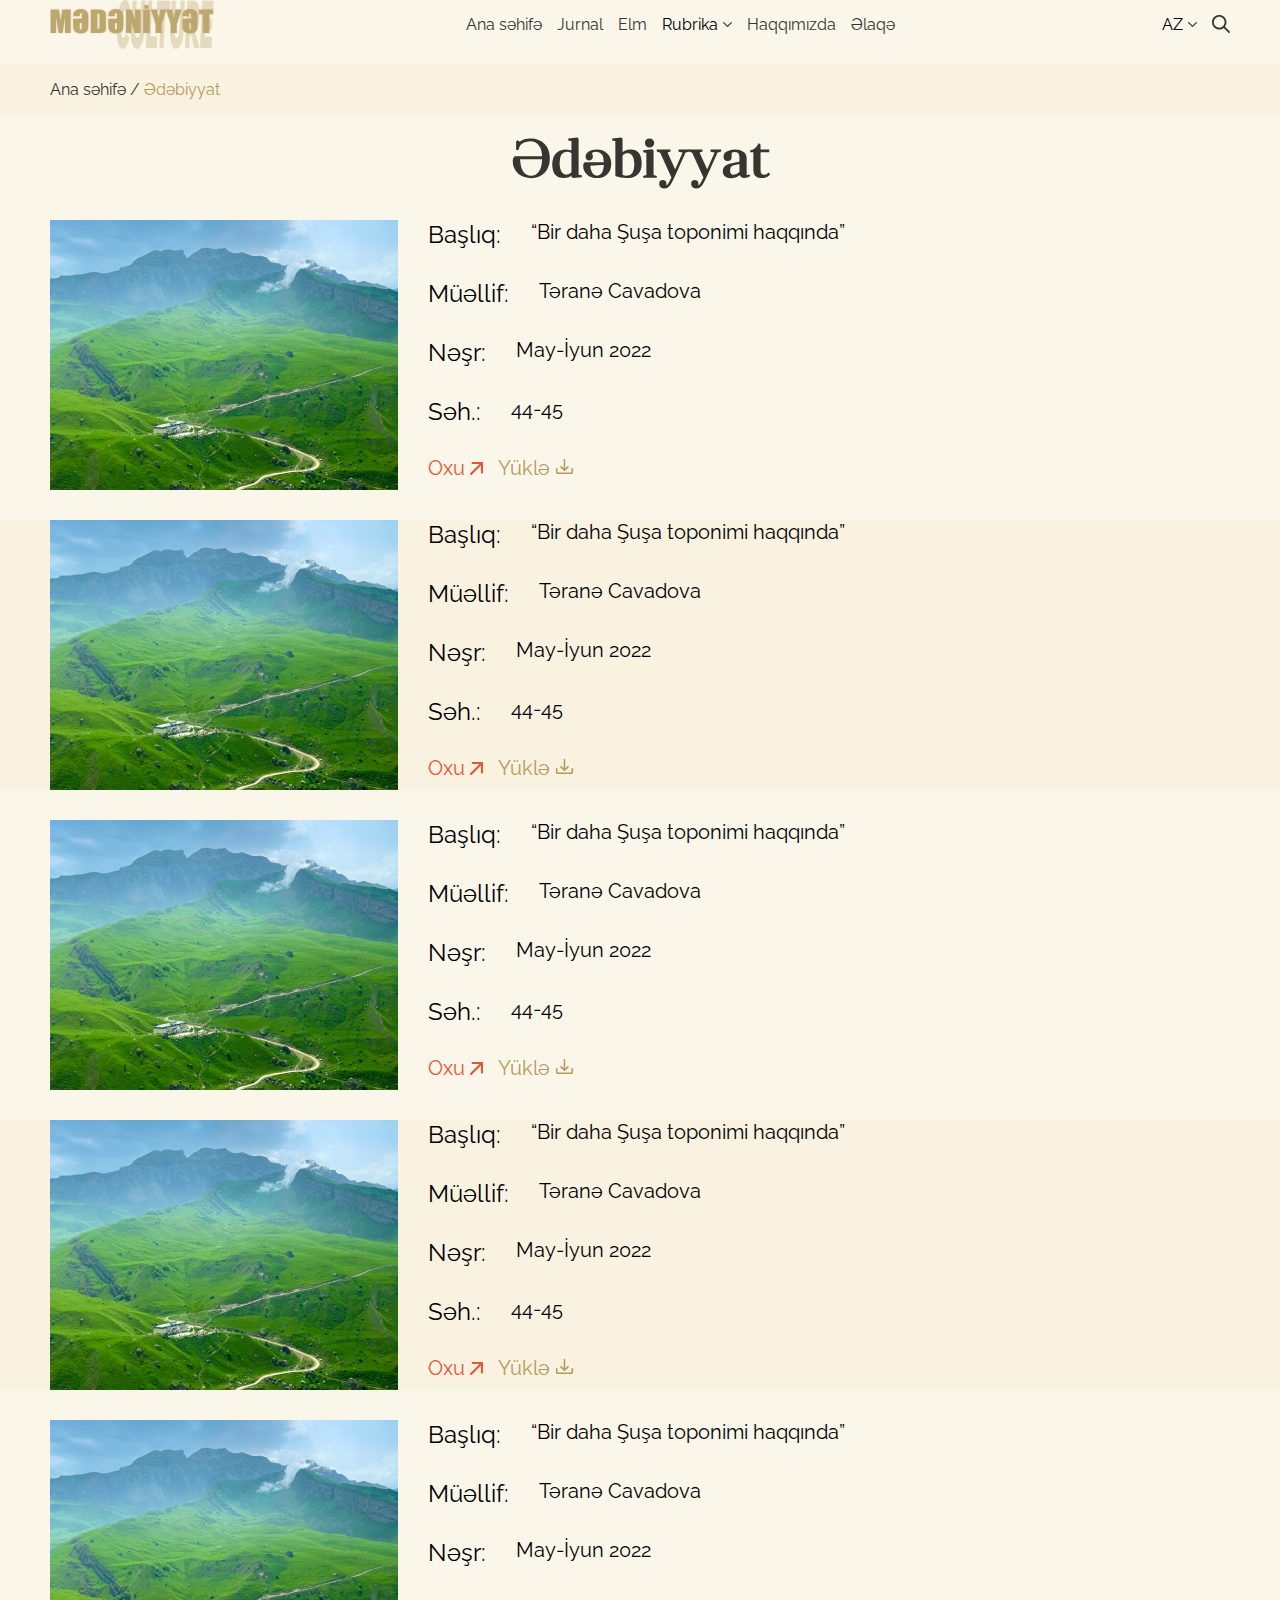
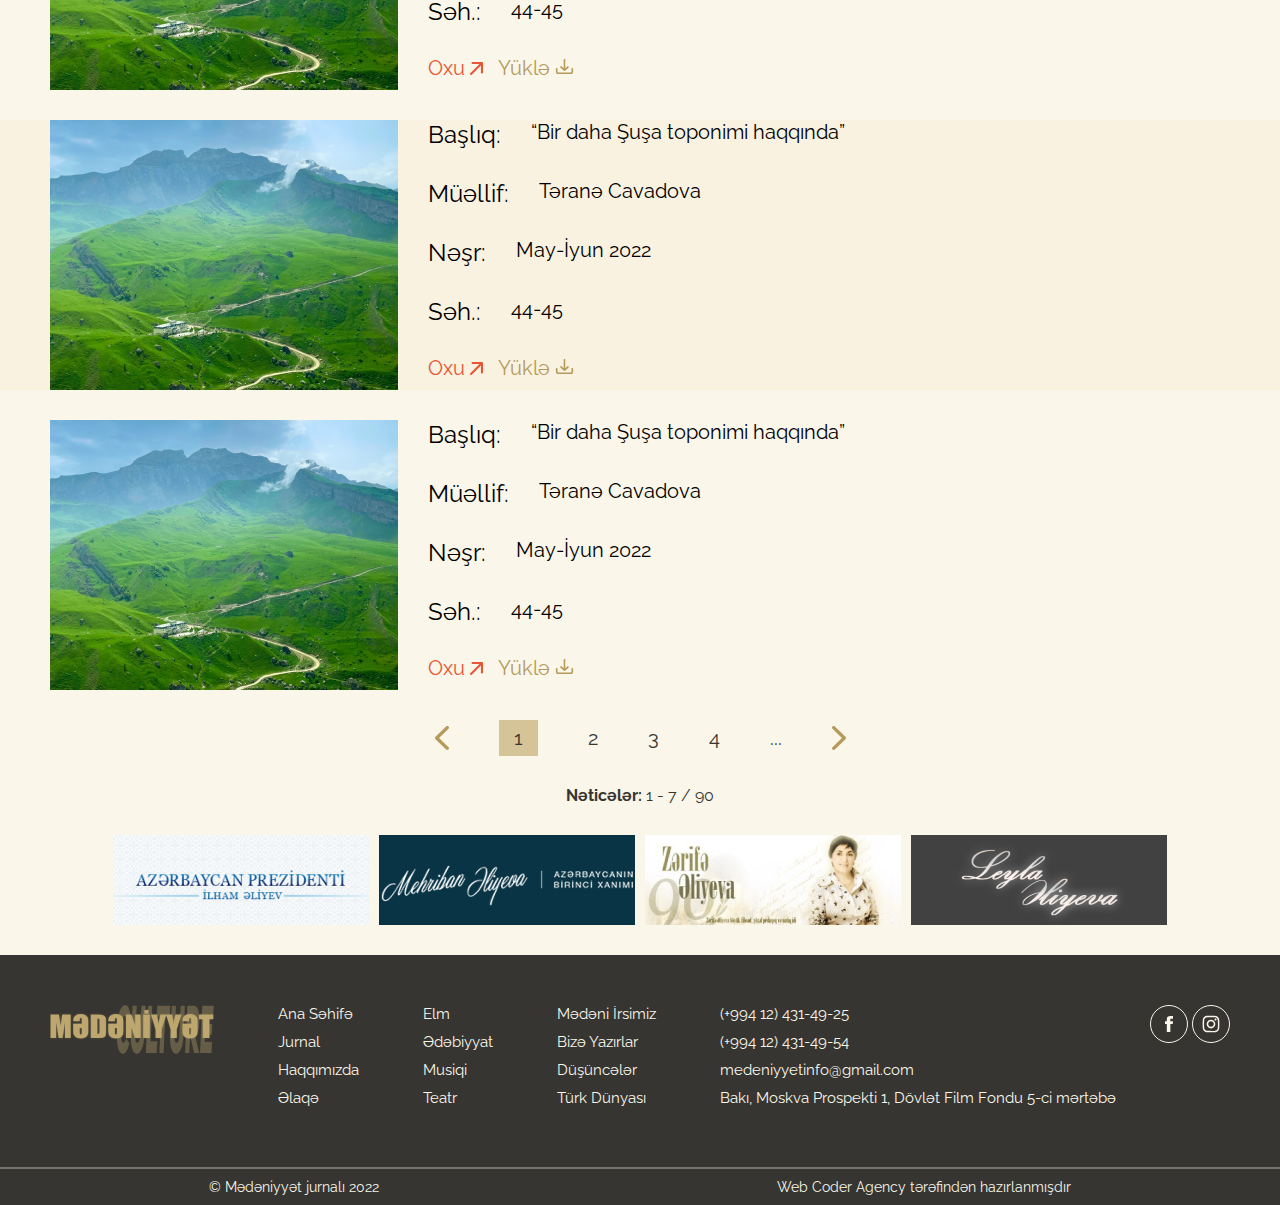
<file: literature.html>
<!DOCTYPE html>
<html lang="en">
<head>
  <meta charset="UTF-8">
  <meta http-equiv="X-UA-Compatible" content="IE=edge">
  <meta name="viewport" content="width=device-width, initial-scale=1.0">
  <title>Document</title>
  <link rel="stylesheet" href="css/science.css">
  <link href="https://fonts.googleapis.com/css2?family=Montserrat:wght@600&family=Raleway:wght@400;500;700&family=Sofia+Sans:wght@300;400&display=swap" rel="stylesheet">
</head>
<body>
  <div class="main-container">
    <div class="main">
      <div class="header-container">
        <header class="header">
          <img src="pics/logo.png" alt="">
          <div class="header-nav">
            <div class="nav-elem">
             <a href="index.html">Ana səhifə</a>
            </div>
            <div class="nav-elem">
              <a href="jurnal.html">Jurnal</a>
            </div>
            <div class="nav-elem">
             <a href="science.html">Elm</a> 
            </div>
            <div onclick="dropDownRubrikaLang('rubrika','arrow-header1')" class="nav-elem rubrika">
                Rubrika
                <svg width="9" height="5" viewBox="0 0 9 5" fill="none" xmlns="http://www.w3.org/2000/svg">
                    <path class="arrow-header1" fill-rule="evenodd" clip-rule="evenodd" d="M8.82102 1.02051L4.9321 4.82491C4.69346 5.05836 4.30654 5.05836 4.0679 4.82491L0.178983 1.02051C-0.0596609 0.787057 -0.0596609 0.40855 0.178983 0.175093C0.417625 -0.0583633 0.804543 -0.0583634 1.04319 0.175093L4.5 3.55678L7.95681 0.175092C8.19546 -0.058364 8.58237 -0.058364 8.82102 0.175092C9.05966 0.408549 9.05966 0.787056 8.82102 1.02051Z" fill="#363531"/>
                </svg>
                <div class="rubrika-list">
                  <ul>
                    <li>Ədəbiyyat</li>
                    <li>Musiqi</li>
                    <li>Teatr</li>
                    <li>Mədəni İrsimiz</li>
                    <li>Bizə Yazırlar</li>
                    <li>Düşüncələr</li>
                    <li>Türk Dünyası</li>
                  </ul>
                </div>
            </div>
            <div class="nav-elem">
              <a href="aboutus.html">Haqqımızda</a>
            </div>
            <div class="nav-elem">
              <a href="contactus.html">Əlaqə</a>
            </div>
        </div>
          <div class="lang-search">
              <div class="lang" onclick="dropDownRubrikaLang('lang','arrow-header2')">
                  <div class="selected-lang">AZ</div>
                  <svg width="9" height="5" viewBox="0 0 9 5" fill="none" xmlns="http://www.w3.org/2000/svg">
                      <path class="arrow-header2" fill-rule="evenodd" clip-rule="evenodd" d="M8.82102 1.02051L4.9321 4.82491C4.69346 5.05836 4.30654 5.05836 4.0679 4.82491L0.178983 1.02051C-0.0596609 0.787057 -0.0596609 0.40855 0.178983 0.175093C0.417625 -0.0583633 0.804543 -0.0583634 1.04319 0.175093L4.5 3.55678L7.95681 0.175092C8.19546 -0.058364 8.58237 -0.058364 8.82102 0.175092C9.05966 0.408549 9.05966 0.787056 8.82102 1.02051Z" fill="#363531"/>
                  </svg>
                  <div class="lang-list">
                    <ul>
                      <li class="sublangs" onclick="changeLang(0)">EN</li>
                      <li class="sublangs" onclick="changeLang(1)">RU</li>
                    </ul>
                  </div>
              </div>
              <svg width="18" height="18" viewBox="0 0 18 18" fill="none" xmlns="http://www.w3.org/2000/svg">
                  <path d="M12.9223 11.6411L17.7869 16.515C17.9337 16.6887 18.0094 16.9114 17.9991 17.1385C17.9887 17.3657 17.893 17.5805 17.7311 17.7402C17.5692 17.8998 17.353 17.9924 17.1258 17.9996C16.8985 18.0067 16.6769 17.9278 16.5053 17.7786L11.6497 12.9228C10.1991 14.0497 8.37347 14.5813 6.54463 14.4094C4.71579 14.2375 3.02122 13.375 1.80597 11.9975C0.590716 10.62 -0.053846 8.83111 0.00352594 6.99504C0.0608979 5.15897 0.81589 3.41379 2.11477 2.11486C3.41366 0.815922 5.15877 0.0609002 6.99477 0.00352608C8.83077 -0.0538481 10.6196 0.590739 11.9971 1.80604C13.3745 3.02134 14.237 4.71597 14.4089 6.54488C14.5808 8.37379 14.0492 10.1995 12.9223 11.6501V11.6411ZM7.21825 12.6339C8.65446 12.6339 10.0318 12.0634 11.0474 11.0478C12.0629 10.0322 12.6335 8.65479 12.6335 7.21853C12.6335 5.78227 12.0629 4.40484 11.0474 3.38925C10.0318 2.37366 8.65446 1.80311 7.21825 1.80311C5.78205 1.80311 4.40467 2.37366 3.38912 3.38925C2.37357 4.40484 1.80304 5.78227 1.80304 7.21853C1.80304 8.65479 2.37357 10.0322 3.38912 11.0478C4.40467 12.0634 5.78205 12.6339 7.21825 12.6339Z" fill="#363531"/>
              </svg>
          </div>
          <div class="search-menu-mobile">
              <svg width="18" height="18" viewBox="0 0 18 18" fill="none" xmlns="http://www.w3.org/2000/svg">
                  <path d="M12.9223 11.6411L17.7869 16.515C17.9337 16.6887 18.0094 16.9114 17.9991 17.1385C17.9887 17.3657 17.893 17.5805 17.7311 17.7402C17.5692 17.8998 17.353 17.9924 17.1258 17.9996C16.8985 18.0067 16.6769 17.9278 16.5053 17.7786L11.6497 12.9228C10.1991 14.0497 8.37347 14.5813 6.54463 14.4094C4.71579 14.2375 3.02122 13.375 1.80597 11.9975C0.590716 10.62 -0.053846 8.83111 0.00352594 6.99504C0.0608979 5.15897 0.81589 3.41379 2.11477 2.11486C3.41366 0.815922 5.15877 0.0609002 6.99477 0.00352608C8.83077 -0.0538481 10.6196 0.590739 11.9971 1.80604C13.3745 3.02134 14.237 4.71597 14.4089 6.54488C14.5808 8.37379 14.0492 10.1995 12.9223 11.6501V11.6411ZM7.21825 12.6339C8.65446 12.6339 10.0318 12.0634 11.0474 11.0478C12.0629 10.0322 12.6335 8.65479 12.6335 7.21853C12.6335 5.78227 12.0629 4.40484 11.0474 3.38925C10.0318 2.37366 8.65446 1.80311 7.21825 1.80311C5.78205 1.80311 4.40467 2.37366 3.38912 3.38925C2.37357 4.40484 1.80304 5.78227 1.80304 7.21853C1.80304 8.65479 2.37357 10.0322 3.38912 11.0478C4.40467 12.0634 5.78205 12.6339 7.21825 12.6339Z" fill="#363531"/>
              </svg>
              <svg width="26" height="18" viewBox="0 0 26 18" fill="none" xmlns="http://www.w3.org/2000/svg">
                  <path fill-rule="evenodd" clip-rule="evenodd" d="M0 1.09756C0 0.491395 0.519669 0 1.16071 0H24.8393C25.4803 0 26 0.491395 26 1.09756C26 1.70373 25.4803 2.19512 24.8393 2.19512H1.16071C0.519669 2.19512 0 1.70373 0 1.09756Z" fill="#363531"/>
                  <path fill-rule="evenodd" clip-rule="evenodd" d="M7.42857 9C7.42857 8.39383 7.94824 7.90244 8.58929 7.90244L24.8393 7.90244C25.4803 7.90244 26 8.39383 26 9C26 9.60616 25.4803 10.0976 24.8393 10.0976L8.58929 10.0976C7.94824 10.0976 7.42857 9.60617 7.42857 9Z" fill="#363531"/>
                  <path fill-rule="evenodd" clip-rule="evenodd" d="M0 16.9024C0 16.2963 0.519669 15.8049 1.16071 15.8049H24.8393C25.4803 15.8049 26 16.2963 26 16.9024C26 17.5086 25.4803 18 24.8393 18H1.16071C0.519669 18 0 17.5086 0 16.9024Z" fill="#363531"/>
              </svg> 
          </div>
      </header>
    </div>  
    </div>
  </div>
  <div class="page-nav">
    <ul>
      <a href="http://127.0.0.1:5500/">
        <li>
          Ana səhifə /
        </li>
      </a>
      <li>Ədəbiyyat</li>
    </ul>
  </div>
  <div class="science-container">
    <div class="title">
      <h5>Ədəbiyyat</h5>
    </div>
    <div class="books-container">
      <div class="book">
        <img src="pics/book6.png" alt="">
        <div class="book-info">
          <ul>
            <li>
              <ul>
                <li>Başlıq:</li>
                <li>“Bir daha Şuşa toponimi haqqında”</li>
              </ul>
            </li>
            <li>
              <ul>
                <li>Müəllif:</li>
                <li>Təranə Cavadova</li>
              </ul>
            </li>
            <li>
              <ul>
                <li>Nəşr:</li>
                <li>May-İyun 2022</li>
              </ul>
            </li>
            <li>
              <ul>
                <li>Səh.:</li>
                <li>44-45</li>
              </ul>
            </li>
          </ul>
          <div class="jurnal-btns">
            <div class="read">
                Oxu
                <svg width="13" height="13" viewBox="0 0 13 13" fill="none" xmlns="http://www.w3.org/2000/svg">
                    <path fill-rule="evenodd" clip-rule="evenodd" d="M2.60989 2.62747e-07L11.961 0C12.5348 -4.3791e-07 13 0.465181 13 1.03901V10.3901C13 10.9639 12.5348 11.4291 11.961 11.4291C11.3872 11.4291 10.922 10.9639 10.922 10.3901L10.922 3.54741L1.7737 12.6957C1.36794 13.1014 0.710078 13.1014 0.304319 12.6957C-0.10144 12.2899 -0.10144 11.6321 0.304319 11.2263L9.45259 2.07802L2.60989 2.07802C2.03606 2.07802 1.57088 1.61284 1.57088 1.03901C1.57088 0.465181 2.03606 -8.75818e-08 2.60989 2.62747e-07Z" fill="#EA5535"/>
                </svg> 
            </div>
            <div class="download">
                Yüklə
                <svg width="19" height="17" viewBox="0 0 19 17" fill="none" xmlns="http://www.w3.org/2000/svg">
                    <g clip-path="url(#clip0_911_444)">
                    <path d="M18.1 10.77V13.6C18.1286 13.9253 18.0877 14.2529 17.9798 14.5611C17.872 14.8694 17.6998 15.1511 17.4747 15.3876C17.2495 15.6241 16.9766 15.8099 16.6741 15.9328C16.3715 16.0556 16.0463 16.1126 15.72 16.1H3.27998C2.95369 16.1126 2.62845 16.0556 2.3259 15.9328C2.02335 15.8099 1.75043 15.6241 1.52528 15.3876C1.30013 15.1511 1.12792 14.8694 1.02011 14.5611C0.912289 14.2529 0.871338 13.9253 0.899976 13.6V10.77C0.893215 10.5643 0.963149 10.3633 1.0962 10.2063C1.22925 10.0492 1.41593 9.94717 1.61998 9.92C1.81931 9.9036 2.01777 9.96062 2.178 10.0803C2.33823 10.2 2.44918 10.3742 2.48998 10.57C2.50476 10.6762 2.50476 10.7838 2.48998 10.89V13.65C2.48998 14.15 2.71998 14.4 3.18998 14.4H15.78C16.25 14.4 16.48 14.15 16.48 13.65V10.89C16.4652 10.7838 16.4652 10.6762 16.48 10.57C16.5208 10.3742 16.6317 10.2 16.7919 10.0803C16.9522 9.96062 17.1506 9.9036 17.35 9.92C17.5595 9.9402 17.7534 10.0392 17.8927 10.197C18.0319 10.3548 18.106 10.5596 18.1 10.77Z" fill="#B59A59"/>
                    <path d="M13.4499 9.73002L9.99992 12.84C9.85917 12.9917 9.66628 13.0846 9.45992 13.1C9.2821 13.0665 9.12036 12.9751 8.99992 12.84L5.54992 9.73002C5.3739 9.56934 5.26106 9.35108 5.23173 9.11457C5.20239 8.87805 5.25849 8.63884 5.38992 8.44002C5.45264 8.35014 5.53274 8.27374 5.62549 8.21534C5.71824 8.15694 5.82175 8.11773 5.92992 8.10002C6.04668 8.09224 6.1638 8.10865 6.27392 8.14823C6.38405 8.18781 6.48482 8.2497 6.56992 8.33002L8.56992 10.13L8.70992 10.25V2.00002C8.69575 1.86038 8.69575 1.71967 8.70992 1.58002C8.74579 1.39428 8.84331 1.22608 8.98669 1.10267C9.13007 0.979255 9.3109 0.907853 9.49992 0.900024C9.67912 0.915256 9.84869 0.987598 9.9837 1.10641C10.1187 1.22522 10.212 1.38422 10.2499 1.56002C10.2641 1.69967 10.2641 1.84038 10.2499 1.98002V10.29L10.3899 10.17L12.3899 8.37002C12.475 8.2897 12.5758 8.22781 12.6859 8.18823C12.796 8.14865 12.9132 8.13224 13.0299 8.14002C13.1381 8.15773 13.2416 8.19694 13.3343 8.25534C13.4271 8.31374 13.5072 8.39014 13.5699 8.48002C13.6957 8.67074 13.7524 8.89878 13.7306 9.12621C13.7088 9.35363 13.6097 9.56672 13.4499 9.73002Z" fill="#B59A59"/>
                    </g>
                    <defs>
                    <clipPath id="clip0_911_444">
                    <rect width="19" height="17" fill="white"/>
                    </clipPath>
                    </defs>
                </svg>
            </div>
          </div>
        </div>
      </div>
      <div class="book">
        <img src="pics/book6.png" alt="">
        <div class="book-info">
          <ul>
            <li>
              <ul>
                <li>Başlıq:</li>
                <li>“Bir daha Şuşa toponimi haqqında”</li>
              </ul>
            </li>
            <li>
              <ul>
                <li>Müəllif:</li>
                <li>Təranə Cavadova</li>
              </ul>
            </li>
            <li>
              <ul>
                <li>Nəşr:</li>
                <li>May-İyun 2022</li>
              </ul>
            </li>
            <li>
              <ul>
                <li>Səh.:</li>
                <li>44-45</li>
              </ul>
            </li>
          </ul>
          <div class="jurnal-btns">
            <div class="read">
                Oxu
                <svg width="13" height="13" viewBox="0 0 13 13" fill="none" xmlns="http://www.w3.org/2000/svg">
                    <path fill-rule="evenodd" clip-rule="evenodd" d="M2.60989 2.62747e-07L11.961 0C12.5348 -4.3791e-07 13 0.465181 13 1.03901V10.3901C13 10.9639 12.5348 11.4291 11.961 11.4291C11.3872 11.4291 10.922 10.9639 10.922 10.3901L10.922 3.54741L1.7737 12.6957C1.36794 13.1014 0.710078 13.1014 0.304319 12.6957C-0.10144 12.2899 -0.10144 11.6321 0.304319 11.2263L9.45259 2.07802L2.60989 2.07802C2.03606 2.07802 1.57088 1.61284 1.57088 1.03901C1.57088 0.465181 2.03606 -8.75818e-08 2.60989 2.62747e-07Z" fill="#EA5535"/>
                </svg> 
            </div>
            <div class="download">
                Yüklə
                <svg width="19" height="17" viewBox="0 0 19 17" fill="none" xmlns="http://www.w3.org/2000/svg">
                    <g clip-path="url(#clip0_911_444)">
                    <path d="M18.1 10.77V13.6C18.1286 13.9253 18.0877 14.2529 17.9798 14.5611C17.872 14.8694 17.6998 15.1511 17.4747 15.3876C17.2495 15.6241 16.9766 15.8099 16.6741 15.9328C16.3715 16.0556 16.0463 16.1126 15.72 16.1H3.27998C2.95369 16.1126 2.62845 16.0556 2.3259 15.9328C2.02335 15.8099 1.75043 15.6241 1.52528 15.3876C1.30013 15.1511 1.12792 14.8694 1.02011 14.5611C0.912289 14.2529 0.871338 13.9253 0.899976 13.6V10.77C0.893215 10.5643 0.963149 10.3633 1.0962 10.2063C1.22925 10.0492 1.41593 9.94717 1.61998 9.92C1.81931 9.9036 2.01777 9.96062 2.178 10.0803C2.33823 10.2 2.44918 10.3742 2.48998 10.57C2.50476 10.6762 2.50476 10.7838 2.48998 10.89V13.65C2.48998 14.15 2.71998 14.4 3.18998 14.4H15.78C16.25 14.4 16.48 14.15 16.48 13.65V10.89C16.4652 10.7838 16.4652 10.6762 16.48 10.57C16.5208 10.3742 16.6317 10.2 16.7919 10.0803C16.9522 9.96062 17.1506 9.9036 17.35 9.92C17.5595 9.9402 17.7534 10.0392 17.8927 10.197C18.0319 10.3548 18.106 10.5596 18.1 10.77Z" fill="#B59A59"/>
                    <path d="M13.4499 9.73002L9.99992 12.84C9.85917 12.9917 9.66628 13.0846 9.45992 13.1C9.2821 13.0665 9.12036 12.9751 8.99992 12.84L5.54992 9.73002C5.3739 9.56934 5.26106 9.35108 5.23173 9.11457C5.20239 8.87805 5.25849 8.63884 5.38992 8.44002C5.45264 8.35014 5.53274 8.27374 5.62549 8.21534C5.71824 8.15694 5.82175 8.11773 5.92992 8.10002C6.04668 8.09224 6.1638 8.10865 6.27392 8.14823C6.38405 8.18781 6.48482 8.2497 6.56992 8.33002L8.56992 10.13L8.70992 10.25V2.00002C8.69575 1.86038 8.69575 1.71967 8.70992 1.58002C8.74579 1.39428 8.84331 1.22608 8.98669 1.10267C9.13007 0.979255 9.3109 0.907853 9.49992 0.900024C9.67912 0.915256 9.84869 0.987598 9.9837 1.10641C10.1187 1.22522 10.212 1.38422 10.2499 1.56002C10.2641 1.69967 10.2641 1.84038 10.2499 1.98002V10.29L10.3899 10.17L12.3899 8.37002C12.475 8.2897 12.5758 8.22781 12.6859 8.18823C12.796 8.14865 12.9132 8.13224 13.0299 8.14002C13.1381 8.15773 13.2416 8.19694 13.3343 8.25534C13.4271 8.31374 13.5072 8.39014 13.5699 8.48002C13.6957 8.67074 13.7524 8.89878 13.7306 9.12621C13.7088 9.35363 13.6097 9.56672 13.4499 9.73002Z" fill="#B59A59"/>
                    </g>
                    <defs>
                    <clipPath id="clip0_911_444">
                    <rect width="19" height="17" fill="white"/>
                    </clipPath>
                    </defs>
                </svg>
            </div>
          </div>
        </div>
      </div>
      <div class="book">
        <img src="pics/book6.png" alt="">
        <div class="book-info">
          <ul>
            <li>
              <ul>
                <li>Başlıq:</li>
                <li>“Bir daha Şuşa toponimi haqqında”</li>
              </ul>
            </li>
            <li>
              <ul>
                <li>Müəllif:</li>
                <li>Təranə Cavadova</li>
              </ul>
            </li>
            <li>
              <ul>
                <li>Nəşr:</li>
                <li>May-İyun 2022</li>
              </ul>
            </li>
            <li>
              <ul>
                <li>Səh.:</li>
                <li>44-45</li>
              </ul>
            </li>
          </ul>
          <div class="jurnal-btns">
            <div class="read">
                Oxu
                <svg width="13" height="13" viewBox="0 0 13 13" fill="none" xmlns="http://www.w3.org/2000/svg">
                    <path fill-rule="evenodd" clip-rule="evenodd" d="M2.60989 2.62747e-07L11.961 0C12.5348 -4.3791e-07 13 0.465181 13 1.03901V10.3901C13 10.9639 12.5348 11.4291 11.961 11.4291C11.3872 11.4291 10.922 10.9639 10.922 10.3901L10.922 3.54741L1.7737 12.6957C1.36794 13.1014 0.710078 13.1014 0.304319 12.6957C-0.10144 12.2899 -0.10144 11.6321 0.304319 11.2263L9.45259 2.07802L2.60989 2.07802C2.03606 2.07802 1.57088 1.61284 1.57088 1.03901C1.57088 0.465181 2.03606 -8.75818e-08 2.60989 2.62747e-07Z" fill="#EA5535"/>
                </svg> 
            </div>
            <div class="download">
                Yüklə
                <svg width="19" height="17" viewBox="0 0 19 17" fill="none" xmlns="http://www.w3.org/2000/svg">
                    <g clip-path="url(#clip0_911_444)">
                    <path d="M18.1 10.77V13.6C18.1286 13.9253 18.0877 14.2529 17.9798 14.5611C17.872 14.8694 17.6998 15.1511 17.4747 15.3876C17.2495 15.6241 16.9766 15.8099 16.6741 15.9328C16.3715 16.0556 16.0463 16.1126 15.72 16.1H3.27998C2.95369 16.1126 2.62845 16.0556 2.3259 15.9328C2.02335 15.8099 1.75043 15.6241 1.52528 15.3876C1.30013 15.1511 1.12792 14.8694 1.02011 14.5611C0.912289 14.2529 0.871338 13.9253 0.899976 13.6V10.77C0.893215 10.5643 0.963149 10.3633 1.0962 10.2063C1.22925 10.0492 1.41593 9.94717 1.61998 9.92C1.81931 9.9036 2.01777 9.96062 2.178 10.0803C2.33823 10.2 2.44918 10.3742 2.48998 10.57C2.50476 10.6762 2.50476 10.7838 2.48998 10.89V13.65C2.48998 14.15 2.71998 14.4 3.18998 14.4H15.78C16.25 14.4 16.48 14.15 16.48 13.65V10.89C16.4652 10.7838 16.4652 10.6762 16.48 10.57C16.5208 10.3742 16.6317 10.2 16.7919 10.0803C16.9522 9.96062 17.1506 9.9036 17.35 9.92C17.5595 9.9402 17.7534 10.0392 17.8927 10.197C18.0319 10.3548 18.106 10.5596 18.1 10.77Z" fill="#B59A59"/>
                    <path d="M13.4499 9.73002L9.99992 12.84C9.85917 12.9917 9.66628 13.0846 9.45992 13.1C9.2821 13.0665 9.12036 12.9751 8.99992 12.84L5.54992 9.73002C5.3739 9.56934 5.26106 9.35108 5.23173 9.11457C5.20239 8.87805 5.25849 8.63884 5.38992 8.44002C5.45264 8.35014 5.53274 8.27374 5.62549 8.21534C5.71824 8.15694 5.82175 8.11773 5.92992 8.10002C6.04668 8.09224 6.1638 8.10865 6.27392 8.14823C6.38405 8.18781 6.48482 8.2497 6.56992 8.33002L8.56992 10.13L8.70992 10.25V2.00002C8.69575 1.86038 8.69575 1.71967 8.70992 1.58002C8.74579 1.39428 8.84331 1.22608 8.98669 1.10267C9.13007 0.979255 9.3109 0.907853 9.49992 0.900024C9.67912 0.915256 9.84869 0.987598 9.9837 1.10641C10.1187 1.22522 10.212 1.38422 10.2499 1.56002C10.2641 1.69967 10.2641 1.84038 10.2499 1.98002V10.29L10.3899 10.17L12.3899 8.37002C12.475 8.2897 12.5758 8.22781 12.6859 8.18823C12.796 8.14865 12.9132 8.13224 13.0299 8.14002C13.1381 8.15773 13.2416 8.19694 13.3343 8.25534C13.4271 8.31374 13.5072 8.39014 13.5699 8.48002C13.6957 8.67074 13.7524 8.89878 13.7306 9.12621C13.7088 9.35363 13.6097 9.56672 13.4499 9.73002Z" fill="#B59A59"/>
                    </g>
                    <defs>
                    <clipPath id="clip0_911_444">
                    <rect width="19" height="17" fill="white"/>
                    </clipPath>
                    </defs>
                </svg>
            </div>
          </div>
        </div>
      </div>
      <div class="book">
        <img src="pics/book6.png" alt="">
        <div class="book-info">
          <ul>
            <li>
              <ul>
                <li>Başlıq:</li>
                <li>“Bir daha Şuşa toponimi haqqında”</li>
              </ul>
            </li>
            <li>
              <ul>
                <li>Müəllif:</li>
                <li>Təranə Cavadova</li>
              </ul>
            </li>
            <li>
              <ul>
                <li>Nəşr:</li>
                <li>May-İyun 2022</li>
              </ul>
            </li>
            <li>
              <ul>
                <li>Səh.:</li>
                <li>44-45</li>
              </ul>
            </li>
          </ul>
          <div class="jurnal-btns">
            <div class="read">
                Oxu
                <svg width="13" height="13" viewBox="0 0 13 13" fill="none" xmlns="http://www.w3.org/2000/svg">
                    <path fill-rule="evenodd" clip-rule="evenodd" d="M2.60989 2.62747e-07L11.961 0C12.5348 -4.3791e-07 13 0.465181 13 1.03901V10.3901C13 10.9639 12.5348 11.4291 11.961 11.4291C11.3872 11.4291 10.922 10.9639 10.922 10.3901L10.922 3.54741L1.7737 12.6957C1.36794 13.1014 0.710078 13.1014 0.304319 12.6957C-0.10144 12.2899 -0.10144 11.6321 0.304319 11.2263L9.45259 2.07802L2.60989 2.07802C2.03606 2.07802 1.57088 1.61284 1.57088 1.03901C1.57088 0.465181 2.03606 -8.75818e-08 2.60989 2.62747e-07Z" fill="#EA5535"/>
                </svg> 
            </div>
            <div class="download">
                Yüklə
                <svg width="19" height="17" viewBox="0 0 19 17" fill="none" xmlns="http://www.w3.org/2000/svg">
                    <g clip-path="url(#clip0_911_444)">
                    <path d="M18.1 10.77V13.6C18.1286 13.9253 18.0877 14.2529 17.9798 14.5611C17.872 14.8694 17.6998 15.1511 17.4747 15.3876C17.2495 15.6241 16.9766 15.8099 16.6741 15.9328C16.3715 16.0556 16.0463 16.1126 15.72 16.1H3.27998C2.95369 16.1126 2.62845 16.0556 2.3259 15.9328C2.02335 15.8099 1.75043 15.6241 1.52528 15.3876C1.30013 15.1511 1.12792 14.8694 1.02011 14.5611C0.912289 14.2529 0.871338 13.9253 0.899976 13.6V10.77C0.893215 10.5643 0.963149 10.3633 1.0962 10.2063C1.22925 10.0492 1.41593 9.94717 1.61998 9.92C1.81931 9.9036 2.01777 9.96062 2.178 10.0803C2.33823 10.2 2.44918 10.3742 2.48998 10.57C2.50476 10.6762 2.50476 10.7838 2.48998 10.89V13.65C2.48998 14.15 2.71998 14.4 3.18998 14.4H15.78C16.25 14.4 16.48 14.15 16.48 13.65V10.89C16.4652 10.7838 16.4652 10.6762 16.48 10.57C16.5208 10.3742 16.6317 10.2 16.7919 10.0803C16.9522 9.96062 17.1506 9.9036 17.35 9.92C17.5595 9.9402 17.7534 10.0392 17.8927 10.197C18.0319 10.3548 18.106 10.5596 18.1 10.77Z" fill="#B59A59"/>
                    <path d="M13.4499 9.73002L9.99992 12.84C9.85917 12.9917 9.66628 13.0846 9.45992 13.1C9.2821 13.0665 9.12036 12.9751 8.99992 12.84L5.54992 9.73002C5.3739 9.56934 5.26106 9.35108 5.23173 9.11457C5.20239 8.87805 5.25849 8.63884 5.38992 8.44002C5.45264 8.35014 5.53274 8.27374 5.62549 8.21534C5.71824 8.15694 5.82175 8.11773 5.92992 8.10002C6.04668 8.09224 6.1638 8.10865 6.27392 8.14823C6.38405 8.18781 6.48482 8.2497 6.56992 8.33002L8.56992 10.13L8.70992 10.25V2.00002C8.69575 1.86038 8.69575 1.71967 8.70992 1.58002C8.74579 1.39428 8.84331 1.22608 8.98669 1.10267C9.13007 0.979255 9.3109 0.907853 9.49992 0.900024C9.67912 0.915256 9.84869 0.987598 9.9837 1.10641C10.1187 1.22522 10.212 1.38422 10.2499 1.56002C10.2641 1.69967 10.2641 1.84038 10.2499 1.98002V10.29L10.3899 10.17L12.3899 8.37002C12.475 8.2897 12.5758 8.22781 12.6859 8.18823C12.796 8.14865 12.9132 8.13224 13.0299 8.14002C13.1381 8.15773 13.2416 8.19694 13.3343 8.25534C13.4271 8.31374 13.5072 8.39014 13.5699 8.48002C13.6957 8.67074 13.7524 8.89878 13.7306 9.12621C13.7088 9.35363 13.6097 9.56672 13.4499 9.73002Z" fill="#B59A59"/>
                    </g>
                    <defs>
                    <clipPath id="clip0_911_444">
                    <rect width="19" height="17" fill="white"/>
                    </clipPath>
                    </defs>
                </svg>
            </div>
          </div>
        </div>
      </div>
      <div class="book">
        <img src="pics/book6.png" alt="">
        <div class="book-info">
          <ul>
            <li>
              <ul>
                <li>Başlıq:</li>
                <li>“Bir daha Şuşa toponimi haqqında”</li>
              </ul>
            </li>
            <li>
              <ul>
                <li>Müəllif:</li>
                <li>Təranə Cavadova</li>
              </ul>
            </li>
            <li>
              <ul>
                <li>Nəşr:</li>
                <li>May-İyun 2022</li>
              </ul>
            </li>
            <li>
              <ul>
                <li>Səh.:</li>
                <li>44-45</li>
              </ul>
            </li>
          </ul>
          <div class="jurnal-btns">
            <div class="read">
                Oxu
                <svg width="13" height="13" viewBox="0 0 13 13" fill="none" xmlns="http://www.w3.org/2000/svg">
                    <path fill-rule="evenodd" clip-rule="evenodd" d="M2.60989 2.62747e-07L11.961 0C12.5348 -4.3791e-07 13 0.465181 13 1.03901V10.3901C13 10.9639 12.5348 11.4291 11.961 11.4291C11.3872 11.4291 10.922 10.9639 10.922 10.3901L10.922 3.54741L1.7737 12.6957C1.36794 13.1014 0.710078 13.1014 0.304319 12.6957C-0.10144 12.2899 -0.10144 11.6321 0.304319 11.2263L9.45259 2.07802L2.60989 2.07802C2.03606 2.07802 1.57088 1.61284 1.57088 1.03901C1.57088 0.465181 2.03606 -8.75818e-08 2.60989 2.62747e-07Z" fill="#EA5535"/>
                </svg> 
            </div>
            <div class="download">
                Yüklə
                <svg width="19" height="17" viewBox="0 0 19 17" fill="none" xmlns="http://www.w3.org/2000/svg">
                    <g clip-path="url(#clip0_911_444)">
                    <path d="M18.1 10.77V13.6C18.1286 13.9253 18.0877 14.2529 17.9798 14.5611C17.872 14.8694 17.6998 15.1511 17.4747 15.3876C17.2495 15.6241 16.9766 15.8099 16.6741 15.9328C16.3715 16.0556 16.0463 16.1126 15.72 16.1H3.27998C2.95369 16.1126 2.62845 16.0556 2.3259 15.9328C2.02335 15.8099 1.75043 15.6241 1.52528 15.3876C1.30013 15.1511 1.12792 14.8694 1.02011 14.5611C0.912289 14.2529 0.871338 13.9253 0.899976 13.6V10.77C0.893215 10.5643 0.963149 10.3633 1.0962 10.2063C1.22925 10.0492 1.41593 9.94717 1.61998 9.92C1.81931 9.9036 2.01777 9.96062 2.178 10.0803C2.33823 10.2 2.44918 10.3742 2.48998 10.57C2.50476 10.6762 2.50476 10.7838 2.48998 10.89V13.65C2.48998 14.15 2.71998 14.4 3.18998 14.4H15.78C16.25 14.4 16.48 14.15 16.48 13.65V10.89C16.4652 10.7838 16.4652 10.6762 16.48 10.57C16.5208 10.3742 16.6317 10.2 16.7919 10.0803C16.9522 9.96062 17.1506 9.9036 17.35 9.92C17.5595 9.9402 17.7534 10.0392 17.8927 10.197C18.0319 10.3548 18.106 10.5596 18.1 10.77Z" fill="#B59A59"/>
                    <path d="M13.4499 9.73002L9.99992 12.84C9.85917 12.9917 9.66628 13.0846 9.45992 13.1C9.2821 13.0665 9.12036 12.9751 8.99992 12.84L5.54992 9.73002C5.3739 9.56934 5.26106 9.35108 5.23173 9.11457C5.20239 8.87805 5.25849 8.63884 5.38992 8.44002C5.45264 8.35014 5.53274 8.27374 5.62549 8.21534C5.71824 8.15694 5.82175 8.11773 5.92992 8.10002C6.04668 8.09224 6.1638 8.10865 6.27392 8.14823C6.38405 8.18781 6.48482 8.2497 6.56992 8.33002L8.56992 10.13L8.70992 10.25V2.00002C8.69575 1.86038 8.69575 1.71967 8.70992 1.58002C8.74579 1.39428 8.84331 1.22608 8.98669 1.10267C9.13007 0.979255 9.3109 0.907853 9.49992 0.900024C9.67912 0.915256 9.84869 0.987598 9.9837 1.10641C10.1187 1.22522 10.212 1.38422 10.2499 1.56002C10.2641 1.69967 10.2641 1.84038 10.2499 1.98002V10.29L10.3899 10.17L12.3899 8.37002C12.475 8.2897 12.5758 8.22781 12.6859 8.18823C12.796 8.14865 12.9132 8.13224 13.0299 8.14002C13.1381 8.15773 13.2416 8.19694 13.3343 8.25534C13.4271 8.31374 13.5072 8.39014 13.5699 8.48002C13.6957 8.67074 13.7524 8.89878 13.7306 9.12621C13.7088 9.35363 13.6097 9.56672 13.4499 9.73002Z" fill="#B59A59"/>
                    </g>
                    <defs>
                    <clipPath id="clip0_911_444">
                    <rect width="19" height="17" fill="white"/>
                    </clipPath>
                    </defs>
                </svg>
            </div>
          </div>
        </div>
      </div>
      <div class="book">
        <img src="pics/book6.png" alt="">
        <div class="book-info">
          <ul>
            <li>
              <ul>
                <li>Başlıq:</li>
                <li>“Bir daha Şuşa toponimi haqqında”</li>
              </ul>
            </li>
            <li>
              <ul>
                <li>Müəllif:</li>
                <li>Təranə Cavadova</li>
              </ul>
            </li>
            <li>
              <ul>
                <li>Nəşr:</li>
                <li>May-İyun 2022</li>
              </ul>
            </li>
            <li>
              <ul>
                <li>Səh.:</li>
                <li>44-45</li>
              </ul>
            </li>
          </ul>
          <div class="jurnal-btns">
            <div class="read">
                Oxu
                <svg width="13" height="13" viewBox="0 0 13 13" fill="none" xmlns="http://www.w3.org/2000/svg">
                    <path fill-rule="evenodd" clip-rule="evenodd" d="M2.60989 2.62747e-07L11.961 0C12.5348 -4.3791e-07 13 0.465181 13 1.03901V10.3901C13 10.9639 12.5348 11.4291 11.961 11.4291C11.3872 11.4291 10.922 10.9639 10.922 10.3901L10.922 3.54741L1.7737 12.6957C1.36794 13.1014 0.710078 13.1014 0.304319 12.6957C-0.10144 12.2899 -0.10144 11.6321 0.304319 11.2263L9.45259 2.07802L2.60989 2.07802C2.03606 2.07802 1.57088 1.61284 1.57088 1.03901C1.57088 0.465181 2.03606 -8.75818e-08 2.60989 2.62747e-07Z" fill="#EA5535"/>
                </svg> 
            </div>
            <div class="download">
                Yüklə
                <svg width="19" height="17" viewBox="0 0 19 17" fill="none" xmlns="http://www.w3.org/2000/svg">
                    <g clip-path="url(#clip0_911_444)">
                    <path d="M18.1 10.77V13.6C18.1286 13.9253 18.0877 14.2529 17.9798 14.5611C17.872 14.8694 17.6998 15.1511 17.4747 15.3876C17.2495 15.6241 16.9766 15.8099 16.6741 15.9328C16.3715 16.0556 16.0463 16.1126 15.72 16.1H3.27998C2.95369 16.1126 2.62845 16.0556 2.3259 15.9328C2.02335 15.8099 1.75043 15.6241 1.52528 15.3876C1.30013 15.1511 1.12792 14.8694 1.02011 14.5611C0.912289 14.2529 0.871338 13.9253 0.899976 13.6V10.77C0.893215 10.5643 0.963149 10.3633 1.0962 10.2063C1.22925 10.0492 1.41593 9.94717 1.61998 9.92C1.81931 9.9036 2.01777 9.96062 2.178 10.0803C2.33823 10.2 2.44918 10.3742 2.48998 10.57C2.50476 10.6762 2.50476 10.7838 2.48998 10.89V13.65C2.48998 14.15 2.71998 14.4 3.18998 14.4H15.78C16.25 14.4 16.48 14.15 16.48 13.65V10.89C16.4652 10.7838 16.4652 10.6762 16.48 10.57C16.5208 10.3742 16.6317 10.2 16.7919 10.0803C16.9522 9.96062 17.1506 9.9036 17.35 9.92C17.5595 9.9402 17.7534 10.0392 17.8927 10.197C18.0319 10.3548 18.106 10.5596 18.1 10.77Z" fill="#B59A59"/>
                    <path d="M13.4499 9.73002L9.99992 12.84C9.85917 12.9917 9.66628 13.0846 9.45992 13.1C9.2821 13.0665 9.12036 12.9751 8.99992 12.84L5.54992 9.73002C5.3739 9.56934 5.26106 9.35108 5.23173 9.11457C5.20239 8.87805 5.25849 8.63884 5.38992 8.44002C5.45264 8.35014 5.53274 8.27374 5.62549 8.21534C5.71824 8.15694 5.82175 8.11773 5.92992 8.10002C6.04668 8.09224 6.1638 8.10865 6.27392 8.14823C6.38405 8.18781 6.48482 8.2497 6.56992 8.33002L8.56992 10.13L8.70992 10.25V2.00002C8.69575 1.86038 8.69575 1.71967 8.70992 1.58002C8.74579 1.39428 8.84331 1.22608 8.98669 1.10267C9.13007 0.979255 9.3109 0.907853 9.49992 0.900024C9.67912 0.915256 9.84869 0.987598 9.9837 1.10641C10.1187 1.22522 10.212 1.38422 10.2499 1.56002C10.2641 1.69967 10.2641 1.84038 10.2499 1.98002V10.29L10.3899 10.17L12.3899 8.37002C12.475 8.2897 12.5758 8.22781 12.6859 8.18823C12.796 8.14865 12.9132 8.13224 13.0299 8.14002C13.1381 8.15773 13.2416 8.19694 13.3343 8.25534C13.4271 8.31374 13.5072 8.39014 13.5699 8.48002C13.6957 8.67074 13.7524 8.89878 13.7306 9.12621C13.7088 9.35363 13.6097 9.56672 13.4499 9.73002Z" fill="#B59A59"/>
                    </g>
                    <defs>
                    <clipPath id="clip0_911_444">
                    <rect width="19" height="17" fill="white"/>
                    </clipPath>
                    </defs>
                </svg>
            </div>
          </div>
        </div>
      </div>
      <div class="book">
        <img src="pics/book6.png" alt="">
        <div class="book-info">
          <ul>
            <li>
              <ul>
                <li>Başlıq:</li>
                <li>“Bir daha Şuşa toponimi haqqında”</li>
              </ul>
            </li>
            <li>
              <ul>
                <li>Müəllif:</li>
                <li>Təranə Cavadova</li>
              </ul>
            </li>
            <li>
              <ul>
                <li>Nəşr:</li>
                <li>May-İyun 2022</li>
              </ul>
            </li>
            <li>
              <ul>
                <li>Səh.:</li>
                <li>44-45</li>
              </ul>
            </li>
          </ul>
          <div class="jurnal-btns">
            <div class="read">
                Oxu
                <svg width="13" height="13" viewBox="0 0 13 13" fill="none" xmlns="http://www.w3.org/2000/svg">
                    <path fill-rule="evenodd" clip-rule="evenodd" d="M2.60989 2.62747e-07L11.961 0C12.5348 -4.3791e-07 13 0.465181 13 1.03901V10.3901C13 10.9639 12.5348 11.4291 11.961 11.4291C11.3872 11.4291 10.922 10.9639 10.922 10.3901L10.922 3.54741L1.7737 12.6957C1.36794 13.1014 0.710078 13.1014 0.304319 12.6957C-0.10144 12.2899 -0.10144 11.6321 0.304319 11.2263L9.45259 2.07802L2.60989 2.07802C2.03606 2.07802 1.57088 1.61284 1.57088 1.03901C1.57088 0.465181 2.03606 -8.75818e-08 2.60989 2.62747e-07Z" fill="#EA5535"/>
                </svg> 
            </div>
            <div class="download">
                Yüklə
                <svg width="19" height="17" viewBox="0 0 19 17" fill="none" xmlns="http://www.w3.org/2000/svg">
                    <g clip-path="url(#clip0_911_444)">
                    <path d="M18.1 10.77V13.6C18.1286 13.9253 18.0877 14.2529 17.9798 14.5611C17.872 14.8694 17.6998 15.1511 17.4747 15.3876C17.2495 15.6241 16.9766 15.8099 16.6741 15.9328C16.3715 16.0556 16.0463 16.1126 15.72 16.1H3.27998C2.95369 16.1126 2.62845 16.0556 2.3259 15.9328C2.02335 15.8099 1.75043 15.6241 1.52528 15.3876C1.30013 15.1511 1.12792 14.8694 1.02011 14.5611C0.912289 14.2529 0.871338 13.9253 0.899976 13.6V10.77C0.893215 10.5643 0.963149 10.3633 1.0962 10.2063C1.22925 10.0492 1.41593 9.94717 1.61998 9.92C1.81931 9.9036 2.01777 9.96062 2.178 10.0803C2.33823 10.2 2.44918 10.3742 2.48998 10.57C2.50476 10.6762 2.50476 10.7838 2.48998 10.89V13.65C2.48998 14.15 2.71998 14.4 3.18998 14.4H15.78C16.25 14.4 16.48 14.15 16.48 13.65V10.89C16.4652 10.7838 16.4652 10.6762 16.48 10.57C16.5208 10.3742 16.6317 10.2 16.7919 10.0803C16.9522 9.96062 17.1506 9.9036 17.35 9.92C17.5595 9.9402 17.7534 10.0392 17.8927 10.197C18.0319 10.3548 18.106 10.5596 18.1 10.77Z" fill="#B59A59"/>
                    <path d="M13.4499 9.73002L9.99992 12.84C9.85917 12.9917 9.66628 13.0846 9.45992 13.1C9.2821 13.0665 9.12036 12.9751 8.99992 12.84L5.54992 9.73002C5.3739 9.56934 5.26106 9.35108 5.23173 9.11457C5.20239 8.87805 5.25849 8.63884 5.38992 8.44002C5.45264 8.35014 5.53274 8.27374 5.62549 8.21534C5.71824 8.15694 5.82175 8.11773 5.92992 8.10002C6.04668 8.09224 6.1638 8.10865 6.27392 8.14823C6.38405 8.18781 6.48482 8.2497 6.56992 8.33002L8.56992 10.13L8.70992 10.25V2.00002C8.69575 1.86038 8.69575 1.71967 8.70992 1.58002C8.74579 1.39428 8.84331 1.22608 8.98669 1.10267C9.13007 0.979255 9.3109 0.907853 9.49992 0.900024C9.67912 0.915256 9.84869 0.987598 9.9837 1.10641C10.1187 1.22522 10.212 1.38422 10.2499 1.56002C10.2641 1.69967 10.2641 1.84038 10.2499 1.98002V10.29L10.3899 10.17L12.3899 8.37002C12.475 8.2897 12.5758 8.22781 12.6859 8.18823C12.796 8.14865 12.9132 8.13224 13.0299 8.14002C13.1381 8.15773 13.2416 8.19694 13.3343 8.25534C13.4271 8.31374 13.5072 8.39014 13.5699 8.48002C13.6957 8.67074 13.7524 8.89878 13.7306 9.12621C13.7088 9.35363 13.6097 9.56672 13.4499 9.73002Z" fill="#B59A59"/>
                    </g>
                    <defs>
                    <clipPath id="clip0_911_444">
                    <rect width="19" height="17" fill="white"/>
                    </clipPath>
                    </defs>
                </svg>
            </div>
          </div>
        </div>
      </div>
    </div>
    <div class="books-container-mob">
      <div class="book-mob">
        <img src="pics/book6.png" alt="">
        <div class="book-title">“Bir daha Şuşa toponimi haqqında”</div>
        <div class="book-line"></div>
        <ul>
          <li>
            <ul>
              <li>Müəllif:</li>
              <li>Təranə Cavadova</li>
            </ul>
          </li>
          <li>
            <ul>
              <li>Nəşr:</li>
              <li>May-İyun 2022</li>
            </ul>
          </li>
          <li>
            <ul>
              <li>Səh.:</li>
              <li>44-45</li>
            </ul>
          </li>
        </ul>
        <div class="book-btns-mob">
          <div class="read-mob">
            Oxu
            <svg width="12" height="12" viewBox="0 0 12 12" fill="none" xmlns="http://www.w3.org/2000/svg">
              <path fill-rule="evenodd" clip-rule="evenodd" d="M2.40913 2.42535e-07L11.0409 0C11.5706 -4.04225e-07 12 0.429398 12 0.959087V9.59087C12 10.1206 11.5706 10.55 11.0409 10.55C10.5112 10.55 10.0818 10.1206 10.0818 9.59087L10.0818 3.27453L1.63726 11.7191C1.26272 12.0936 0.655457 12.0936 0.28091 11.7191C-0.0936367 11.3445 -0.0936367 10.7373 0.28091 10.3627L8.72547 1.91817L2.40913 1.91817C1.87944 1.91817 1.45004 1.48878 1.45004 0.959087C1.45004 0.429398 1.87944 -8.08449e-08 2.40913 2.42535e-07Z" fill="#FAF6EA"/>
            </svg>
          </div>
          <div class="download-mob">
            Yüklə
            <svg width="17" height="15" viewBox="0 0 17 15" fill="none" xmlns="http://www.w3.org/2000/svg">
              <path d="M16.0025 11.7677C16.0025 13.1257 15.1598 14.0117 13.8651 14.0117H2.14549C0.845173 14.0058 0.00248033 13.1199 0.00248033 11.7677C0.00248033 10.8876 -0.00310041 10.0075 0.00248033 9.12739C0.00248033 8.75437 0.259195 8.46878 0.594039 8.42798C0.923303 8.38718 1.23024 8.61449 1.31396 8.95837C1.33628 9.0458 1.33628 9.14488 1.33628 9.23814C1.33628 10.0949 1.33628 10.9575 1.33628 11.8143C1.33628 12.3331 1.59857 12.6128 2.08968 12.6128C4.05968 12.6128 6.02969 12.6128 7.99969 12.6128C9.96969 12.6128 11.9397 12.6128 13.9097 12.6128C14.4008 12.6128 14.6631 12.3331 14.6631 11.8143C14.6631 10.9575 14.6631 10.1007 14.6631 9.23814C14.6631 9.14488 14.6631 9.0458 14.6854 8.95837C14.7691 8.61449 15.0761 8.39301 15.4053 8.42798C15.7402 8.46878 15.9969 8.75437 15.9969 9.12739C16.0081 10.0075 16.0025 10.8876 16.0025 11.7677ZM11.8002 7.00583C11.5602 6.66778 11.1584 6.62698 10.8347 6.9184C10.1706 7.51291 9.50649 8.11324 8.84238 8.71357C8.79215 8.7602 8.73635 8.801 8.65264 8.87094V8.5562C8.65264 5.21066 8.65264 4.26062 8.65264 0.915071C8.65264 0.792673 8.64706 0.658618 8.61915 0.542048C8.54102 0.221482 8.28989 0.011657 8.00527 0C7.72065 0.011657 7.46952 0.221482 7.39139 0.542048C7.36348 0.658618 7.3579 0.792673 7.3579 0.915071C7.3579 4.26062 7.3579 5.21066 7.3579 8.5562V8.87094C7.27419 8.801 7.21838 8.7602 7.16816 8.71357C6.50405 8.11324 5.83994 7.51291 5.17583 6.9184C4.85215 6.62698 4.45034 6.66778 4.21036 7.00583C3.97039 7.34388 4.02062 7.7985 4.3443 8.08993C5.4158 9.05745 6.48731 10.025 7.55881 10.9925C7.71507 11.1324 7.86575 11.2082 8.01085 11.214C8.15595 11.2082 8.30663 11.1324 8.46289 10.9925C9.5344 10.025 10.6059 9.05745 11.6774 8.08993C11.9843 7.80433 12.0401 7.34388 11.8002 7.00583Z" fill="#FAF6EA"/>
            </svg>
          </div>
        </div>
      </div>
      <div class="book-mob">
        <img src="pics/book6.png" alt="">
        <div class="book-title">“Bir daha Şuşa toponimi haqqında”</div>
        <div class="book-line"></div>
        <ul>
          <li>
            <ul>
              <li>Müəllif:</li>
              <li>Təranə Cavadova</li>
            </ul>
          </li>
          <li>
            <ul>
              <li>Nəşr:</li>
              <li>May-İyun 2022</li>
            </ul>
          </li>
          <li>
            <ul>
              <li>Səh.:</li>
              <li>44-45</li>
            </ul>
          </li>
        </ul>
        <div class="book-btns-mob">
          <div class="read-mob">
            Oxu
            <svg width="12" height="12" viewBox="0 0 12 12" fill="none" xmlns="http://www.w3.org/2000/svg">
              <path fill-rule="evenodd" clip-rule="evenodd" d="M2.40913 2.42535e-07L11.0409 0C11.5706 -4.04225e-07 12 0.429398 12 0.959087V9.59087C12 10.1206 11.5706 10.55 11.0409 10.55C10.5112 10.55 10.0818 10.1206 10.0818 9.59087L10.0818 3.27453L1.63726 11.7191C1.26272 12.0936 0.655457 12.0936 0.28091 11.7191C-0.0936367 11.3445 -0.0936367 10.7373 0.28091 10.3627L8.72547 1.91817L2.40913 1.91817C1.87944 1.91817 1.45004 1.48878 1.45004 0.959087C1.45004 0.429398 1.87944 -8.08449e-08 2.40913 2.42535e-07Z" fill="#FAF6EA"/>
            </svg>
          </div>
          <div class="download-mob">
            Yüklə
            <svg width="17" height="15" viewBox="0 0 17 15" fill="none" xmlns="http://www.w3.org/2000/svg">
              <path d="M16.0025 11.7677C16.0025 13.1257 15.1598 14.0117 13.8651 14.0117H2.14549C0.845173 14.0058 0.00248033 13.1199 0.00248033 11.7677C0.00248033 10.8876 -0.00310041 10.0075 0.00248033 9.12739C0.00248033 8.75437 0.259195 8.46878 0.594039 8.42798C0.923303 8.38718 1.23024 8.61449 1.31396 8.95837C1.33628 9.0458 1.33628 9.14488 1.33628 9.23814C1.33628 10.0949 1.33628 10.9575 1.33628 11.8143C1.33628 12.3331 1.59857 12.6128 2.08968 12.6128C4.05968 12.6128 6.02969 12.6128 7.99969 12.6128C9.96969 12.6128 11.9397 12.6128 13.9097 12.6128C14.4008 12.6128 14.6631 12.3331 14.6631 11.8143C14.6631 10.9575 14.6631 10.1007 14.6631 9.23814C14.6631 9.14488 14.6631 9.0458 14.6854 8.95837C14.7691 8.61449 15.0761 8.39301 15.4053 8.42798C15.7402 8.46878 15.9969 8.75437 15.9969 9.12739C16.0081 10.0075 16.0025 10.8876 16.0025 11.7677ZM11.8002 7.00583C11.5602 6.66778 11.1584 6.62698 10.8347 6.9184C10.1706 7.51291 9.50649 8.11324 8.84238 8.71357C8.79215 8.7602 8.73635 8.801 8.65264 8.87094V8.5562C8.65264 5.21066 8.65264 4.26062 8.65264 0.915071C8.65264 0.792673 8.64706 0.658618 8.61915 0.542048C8.54102 0.221482 8.28989 0.011657 8.00527 0C7.72065 0.011657 7.46952 0.221482 7.39139 0.542048C7.36348 0.658618 7.3579 0.792673 7.3579 0.915071C7.3579 4.26062 7.3579 5.21066 7.3579 8.5562V8.87094C7.27419 8.801 7.21838 8.7602 7.16816 8.71357C6.50405 8.11324 5.83994 7.51291 5.17583 6.9184C4.85215 6.62698 4.45034 6.66778 4.21036 7.00583C3.97039 7.34388 4.02062 7.7985 4.3443 8.08993C5.4158 9.05745 6.48731 10.025 7.55881 10.9925C7.71507 11.1324 7.86575 11.2082 8.01085 11.214C8.15595 11.2082 8.30663 11.1324 8.46289 10.9925C9.5344 10.025 10.6059 9.05745 11.6774 8.08993C11.9843 7.80433 12.0401 7.34388 11.8002 7.00583Z" fill="#FAF6EA"/>
            </svg>
          </div>
        </div>
      </div>
      <div class="book-mob">
        <img src="pics/book6.png" alt="">
        <div class="book-title">“Bir daha Şuşa toponimi haqqında”</div>
        <div class="book-line"></div>
        <ul>
          <li>
            <ul>
              <li>Müəllif:</li>
              <li>Təranə Cavadova</li>
            </ul>
          </li>
          <li>
            <ul>
              <li>Nəşr:</li>
              <li>May-İyun 2022</li>
            </ul>
          </li>
          <li>
            <ul>
              <li>Səh.:</li>
              <li>44-45</li>
            </ul>
          </li>
        </ul>
        <div class="book-btns-mob">
          <div class="read-mob">
            Oxu
            <svg width="12" height="12" viewBox="0 0 12 12" fill="none" xmlns="http://www.w3.org/2000/svg">
              <path fill-rule="evenodd" clip-rule="evenodd" d="M2.40913 2.42535e-07L11.0409 0C11.5706 -4.04225e-07 12 0.429398 12 0.959087V9.59087C12 10.1206 11.5706 10.55 11.0409 10.55C10.5112 10.55 10.0818 10.1206 10.0818 9.59087L10.0818 3.27453L1.63726 11.7191C1.26272 12.0936 0.655457 12.0936 0.28091 11.7191C-0.0936367 11.3445 -0.0936367 10.7373 0.28091 10.3627L8.72547 1.91817L2.40913 1.91817C1.87944 1.91817 1.45004 1.48878 1.45004 0.959087C1.45004 0.429398 1.87944 -8.08449e-08 2.40913 2.42535e-07Z" fill="#FAF6EA"/>
            </svg>
          </div>
          <div class="download-mob">
            Yüklə
            <svg width="17" height="15" viewBox="0 0 17 15" fill="none" xmlns="http://www.w3.org/2000/svg">
              <path d="M16.0025 11.7677C16.0025 13.1257 15.1598 14.0117 13.8651 14.0117H2.14549C0.845173 14.0058 0.00248033 13.1199 0.00248033 11.7677C0.00248033 10.8876 -0.00310041 10.0075 0.00248033 9.12739C0.00248033 8.75437 0.259195 8.46878 0.594039 8.42798C0.923303 8.38718 1.23024 8.61449 1.31396 8.95837C1.33628 9.0458 1.33628 9.14488 1.33628 9.23814C1.33628 10.0949 1.33628 10.9575 1.33628 11.8143C1.33628 12.3331 1.59857 12.6128 2.08968 12.6128C4.05968 12.6128 6.02969 12.6128 7.99969 12.6128C9.96969 12.6128 11.9397 12.6128 13.9097 12.6128C14.4008 12.6128 14.6631 12.3331 14.6631 11.8143C14.6631 10.9575 14.6631 10.1007 14.6631 9.23814C14.6631 9.14488 14.6631 9.0458 14.6854 8.95837C14.7691 8.61449 15.0761 8.39301 15.4053 8.42798C15.7402 8.46878 15.9969 8.75437 15.9969 9.12739C16.0081 10.0075 16.0025 10.8876 16.0025 11.7677ZM11.8002 7.00583C11.5602 6.66778 11.1584 6.62698 10.8347 6.9184C10.1706 7.51291 9.50649 8.11324 8.84238 8.71357C8.79215 8.7602 8.73635 8.801 8.65264 8.87094V8.5562C8.65264 5.21066 8.65264 4.26062 8.65264 0.915071C8.65264 0.792673 8.64706 0.658618 8.61915 0.542048C8.54102 0.221482 8.28989 0.011657 8.00527 0C7.72065 0.011657 7.46952 0.221482 7.39139 0.542048C7.36348 0.658618 7.3579 0.792673 7.3579 0.915071C7.3579 4.26062 7.3579 5.21066 7.3579 8.5562V8.87094C7.27419 8.801 7.21838 8.7602 7.16816 8.71357C6.50405 8.11324 5.83994 7.51291 5.17583 6.9184C4.85215 6.62698 4.45034 6.66778 4.21036 7.00583C3.97039 7.34388 4.02062 7.7985 4.3443 8.08993C5.4158 9.05745 6.48731 10.025 7.55881 10.9925C7.71507 11.1324 7.86575 11.2082 8.01085 11.214C8.15595 11.2082 8.30663 11.1324 8.46289 10.9925C9.5344 10.025 10.6059 9.05745 11.6774 8.08993C11.9843 7.80433 12.0401 7.34388 11.8002 7.00583Z" fill="#FAF6EA"/>
            </svg>
          </div>
        </div>
      </div>
      <div class="book-mob">
        <img src="pics/book6.png" alt="">
        <div class="book-title">“Bir daha Şuşa toponimi haqqında”</div>
        <div class="book-line"></div>
        <ul>
          <li>
            <ul>
              <li>Müəllif:</li>
              <li>Təranə Cavadova</li>
            </ul>
          </li>
          <li>
            <ul>
              <li>Nəşr:</li>
              <li>May-İyun 2022</li>
            </ul>
          </li>
          <li>
            <ul>
              <li>Səh.:</li>
              <li>44-45</li>
            </ul>
          </li>
        </ul>
        <div class="book-btns-mob">
          <div class="read-mob">
            Oxu
            <svg width="12" height="12" viewBox="0 0 12 12" fill="none" xmlns="http://www.w3.org/2000/svg">
              <path fill-rule="evenodd" clip-rule="evenodd" d="M2.40913 2.42535e-07L11.0409 0C11.5706 -4.04225e-07 12 0.429398 12 0.959087V9.59087C12 10.1206 11.5706 10.55 11.0409 10.55C10.5112 10.55 10.0818 10.1206 10.0818 9.59087L10.0818 3.27453L1.63726 11.7191C1.26272 12.0936 0.655457 12.0936 0.28091 11.7191C-0.0936367 11.3445 -0.0936367 10.7373 0.28091 10.3627L8.72547 1.91817L2.40913 1.91817C1.87944 1.91817 1.45004 1.48878 1.45004 0.959087C1.45004 0.429398 1.87944 -8.08449e-08 2.40913 2.42535e-07Z" fill="#FAF6EA"/>
            </svg>
          </div>
          <div class="download-mob">
            Yüklə
            <svg width="17" height="15" viewBox="0 0 17 15" fill="none" xmlns="http://www.w3.org/2000/svg">
              <path d="M16.0025 11.7677C16.0025 13.1257 15.1598 14.0117 13.8651 14.0117H2.14549C0.845173 14.0058 0.00248033 13.1199 0.00248033 11.7677C0.00248033 10.8876 -0.00310041 10.0075 0.00248033 9.12739C0.00248033 8.75437 0.259195 8.46878 0.594039 8.42798C0.923303 8.38718 1.23024 8.61449 1.31396 8.95837C1.33628 9.0458 1.33628 9.14488 1.33628 9.23814C1.33628 10.0949 1.33628 10.9575 1.33628 11.8143C1.33628 12.3331 1.59857 12.6128 2.08968 12.6128C4.05968 12.6128 6.02969 12.6128 7.99969 12.6128C9.96969 12.6128 11.9397 12.6128 13.9097 12.6128C14.4008 12.6128 14.6631 12.3331 14.6631 11.8143C14.6631 10.9575 14.6631 10.1007 14.6631 9.23814C14.6631 9.14488 14.6631 9.0458 14.6854 8.95837C14.7691 8.61449 15.0761 8.39301 15.4053 8.42798C15.7402 8.46878 15.9969 8.75437 15.9969 9.12739C16.0081 10.0075 16.0025 10.8876 16.0025 11.7677ZM11.8002 7.00583C11.5602 6.66778 11.1584 6.62698 10.8347 6.9184C10.1706 7.51291 9.50649 8.11324 8.84238 8.71357C8.79215 8.7602 8.73635 8.801 8.65264 8.87094V8.5562C8.65264 5.21066 8.65264 4.26062 8.65264 0.915071C8.65264 0.792673 8.64706 0.658618 8.61915 0.542048C8.54102 0.221482 8.28989 0.011657 8.00527 0C7.72065 0.011657 7.46952 0.221482 7.39139 0.542048C7.36348 0.658618 7.3579 0.792673 7.3579 0.915071C7.3579 4.26062 7.3579 5.21066 7.3579 8.5562V8.87094C7.27419 8.801 7.21838 8.7602 7.16816 8.71357C6.50405 8.11324 5.83994 7.51291 5.17583 6.9184C4.85215 6.62698 4.45034 6.66778 4.21036 7.00583C3.97039 7.34388 4.02062 7.7985 4.3443 8.08993C5.4158 9.05745 6.48731 10.025 7.55881 10.9925C7.71507 11.1324 7.86575 11.2082 8.01085 11.214C8.15595 11.2082 8.30663 11.1324 8.46289 10.9925C9.5344 10.025 10.6059 9.05745 11.6774 8.08993C11.9843 7.80433 12.0401 7.34388 11.8002 7.00583Z" fill="#FAF6EA"/>
            </svg>
          </div>
        </div>
      </div>
      <div class="book-mob">
        <img src="pics/book6.png" alt="">
        <div class="book-title">“Bir daha Şuşa toponimi haqqında”</div>
        <div class="book-line"></div>
        <ul>
          <li>
            <ul>
              <li>Müəllif:</li>
              <li>Təranə Cavadova</li>
            </ul>
          </li>
          <li>
            <ul>
              <li>Nəşr:</li>
              <li>May-İyun 2022</li>
            </ul>
          </li>
          <li>
            <ul>
              <li>Səh.:</li>
              <li>44-45</li>
            </ul>
          </li>
        </ul>
        <div class="book-btns-mob">
          <div class="read-mob">
            Oxu
            <svg width="12" height="12" viewBox="0 0 12 12" fill="none" xmlns="http://www.w3.org/2000/svg">
              <path fill-rule="evenodd" clip-rule="evenodd" d="M2.40913 2.42535e-07L11.0409 0C11.5706 -4.04225e-07 12 0.429398 12 0.959087V9.59087C12 10.1206 11.5706 10.55 11.0409 10.55C10.5112 10.55 10.0818 10.1206 10.0818 9.59087L10.0818 3.27453L1.63726 11.7191C1.26272 12.0936 0.655457 12.0936 0.28091 11.7191C-0.0936367 11.3445 -0.0936367 10.7373 0.28091 10.3627L8.72547 1.91817L2.40913 1.91817C1.87944 1.91817 1.45004 1.48878 1.45004 0.959087C1.45004 0.429398 1.87944 -8.08449e-08 2.40913 2.42535e-07Z" fill="#FAF6EA"/>
            </svg>
          </div>
          <div class="download-mob">
            Yüklə
            <svg width="17" height="15" viewBox="0 0 17 15" fill="none" xmlns="http://www.w3.org/2000/svg">
              <path d="M16.0025 11.7677C16.0025 13.1257 15.1598 14.0117 13.8651 14.0117H2.14549C0.845173 14.0058 0.00248033 13.1199 0.00248033 11.7677C0.00248033 10.8876 -0.00310041 10.0075 0.00248033 9.12739C0.00248033 8.75437 0.259195 8.46878 0.594039 8.42798C0.923303 8.38718 1.23024 8.61449 1.31396 8.95837C1.33628 9.0458 1.33628 9.14488 1.33628 9.23814C1.33628 10.0949 1.33628 10.9575 1.33628 11.8143C1.33628 12.3331 1.59857 12.6128 2.08968 12.6128C4.05968 12.6128 6.02969 12.6128 7.99969 12.6128C9.96969 12.6128 11.9397 12.6128 13.9097 12.6128C14.4008 12.6128 14.6631 12.3331 14.6631 11.8143C14.6631 10.9575 14.6631 10.1007 14.6631 9.23814C14.6631 9.14488 14.6631 9.0458 14.6854 8.95837C14.7691 8.61449 15.0761 8.39301 15.4053 8.42798C15.7402 8.46878 15.9969 8.75437 15.9969 9.12739C16.0081 10.0075 16.0025 10.8876 16.0025 11.7677ZM11.8002 7.00583C11.5602 6.66778 11.1584 6.62698 10.8347 6.9184C10.1706 7.51291 9.50649 8.11324 8.84238 8.71357C8.79215 8.7602 8.73635 8.801 8.65264 8.87094V8.5562C8.65264 5.21066 8.65264 4.26062 8.65264 0.915071C8.65264 0.792673 8.64706 0.658618 8.61915 0.542048C8.54102 0.221482 8.28989 0.011657 8.00527 0C7.72065 0.011657 7.46952 0.221482 7.39139 0.542048C7.36348 0.658618 7.3579 0.792673 7.3579 0.915071C7.3579 4.26062 7.3579 5.21066 7.3579 8.5562V8.87094C7.27419 8.801 7.21838 8.7602 7.16816 8.71357C6.50405 8.11324 5.83994 7.51291 5.17583 6.9184C4.85215 6.62698 4.45034 6.66778 4.21036 7.00583C3.97039 7.34388 4.02062 7.7985 4.3443 8.08993C5.4158 9.05745 6.48731 10.025 7.55881 10.9925C7.71507 11.1324 7.86575 11.2082 8.01085 11.214C8.15595 11.2082 8.30663 11.1324 8.46289 10.9925C9.5344 10.025 10.6059 9.05745 11.6774 8.08993C11.9843 7.80433 12.0401 7.34388 11.8002 7.00583Z" fill="#FAF6EA"/>
            </svg>
          </div>
        </div>
      </div>
      <div class="book-mob">
        <img src="pics/book6.png" alt="">
        <div class="book-title">“Bir daha Şuşa toponimi haqqında”</div>
        <div class="book-line"></div>
        <ul>
          <li>
            <ul>
              <li>Müəllif:</li>
              <li>Təranə Cavadova</li>
            </ul>
          </li>
          <li>
            <ul>
              <li>Nəşr:</li>
              <li>May-İyun 2022</li>
            </ul>
          </li>
          <li>
            <ul>
              <li>Səh.:</li>
              <li>44-45</li>
            </ul>
          </li>
        </ul>
        <div class="book-btns-mob">
          <div class="read-mob">
            Oxu
            <svg width="12" height="12" viewBox="0 0 12 12" fill="none" xmlns="http://www.w3.org/2000/svg">
              <path fill-rule="evenodd" clip-rule="evenodd" d="M2.40913 2.42535e-07L11.0409 0C11.5706 -4.04225e-07 12 0.429398 12 0.959087V9.59087C12 10.1206 11.5706 10.55 11.0409 10.55C10.5112 10.55 10.0818 10.1206 10.0818 9.59087L10.0818 3.27453L1.63726 11.7191C1.26272 12.0936 0.655457 12.0936 0.28091 11.7191C-0.0936367 11.3445 -0.0936367 10.7373 0.28091 10.3627L8.72547 1.91817L2.40913 1.91817C1.87944 1.91817 1.45004 1.48878 1.45004 0.959087C1.45004 0.429398 1.87944 -8.08449e-08 2.40913 2.42535e-07Z" fill="#FAF6EA"/>
            </svg>
          </div>
          <div class="download-mob">
            Yüklə
            <svg width="17" height="15" viewBox="0 0 17 15" fill="none" xmlns="http://www.w3.org/2000/svg">
              <path d="M16.0025 11.7677C16.0025 13.1257 15.1598 14.0117 13.8651 14.0117H2.14549C0.845173 14.0058 0.00248033 13.1199 0.00248033 11.7677C0.00248033 10.8876 -0.00310041 10.0075 0.00248033 9.12739C0.00248033 8.75437 0.259195 8.46878 0.594039 8.42798C0.923303 8.38718 1.23024 8.61449 1.31396 8.95837C1.33628 9.0458 1.33628 9.14488 1.33628 9.23814C1.33628 10.0949 1.33628 10.9575 1.33628 11.8143C1.33628 12.3331 1.59857 12.6128 2.08968 12.6128C4.05968 12.6128 6.02969 12.6128 7.99969 12.6128C9.96969 12.6128 11.9397 12.6128 13.9097 12.6128C14.4008 12.6128 14.6631 12.3331 14.6631 11.8143C14.6631 10.9575 14.6631 10.1007 14.6631 9.23814C14.6631 9.14488 14.6631 9.0458 14.6854 8.95837C14.7691 8.61449 15.0761 8.39301 15.4053 8.42798C15.7402 8.46878 15.9969 8.75437 15.9969 9.12739C16.0081 10.0075 16.0025 10.8876 16.0025 11.7677ZM11.8002 7.00583C11.5602 6.66778 11.1584 6.62698 10.8347 6.9184C10.1706 7.51291 9.50649 8.11324 8.84238 8.71357C8.79215 8.7602 8.73635 8.801 8.65264 8.87094V8.5562C8.65264 5.21066 8.65264 4.26062 8.65264 0.915071C8.65264 0.792673 8.64706 0.658618 8.61915 0.542048C8.54102 0.221482 8.28989 0.011657 8.00527 0C7.72065 0.011657 7.46952 0.221482 7.39139 0.542048C7.36348 0.658618 7.3579 0.792673 7.3579 0.915071C7.3579 4.26062 7.3579 5.21066 7.3579 8.5562V8.87094C7.27419 8.801 7.21838 8.7602 7.16816 8.71357C6.50405 8.11324 5.83994 7.51291 5.17583 6.9184C4.85215 6.62698 4.45034 6.66778 4.21036 7.00583C3.97039 7.34388 4.02062 7.7985 4.3443 8.08993C5.4158 9.05745 6.48731 10.025 7.55881 10.9925C7.71507 11.1324 7.86575 11.2082 8.01085 11.214C8.15595 11.2082 8.30663 11.1324 8.46289 10.9925C9.5344 10.025 10.6059 9.05745 11.6774 8.08993C11.9843 7.80433 12.0401 7.34388 11.8002 7.00583Z" fill="#FAF6EA"/>
            </svg>
          </div>
        </div>
      </div>
      <div class="book-mob">
        <img src="pics/book6.png" alt="">
        <div class="book-title">“Bir daha Şuşa toponimi haqqında”</div>
        <div class="book-line"></div>
        <ul>
          <li>
            <ul>
              <li>Müəllif:</li>
              <li>Təranə Cavadova</li>
            </ul>
          </li>
          <li>
            <ul>
              <li>Nəşr:</li>
              <li>May-İyun 2022</li>
            </ul>
          </li>
          <li>
            <ul>
              <li>Səh.:</li>
              <li>44-45</li>
            </ul>
          </li>
        </ul>
        <div class="book-btns-mob">
          <div class="read-mob">
            Oxu
            <svg width="12" height="12" viewBox="0 0 12 12" fill="none" xmlns="http://www.w3.org/2000/svg">
              <path fill-rule="evenodd" clip-rule="evenodd" d="M2.40913 2.42535e-07L11.0409 0C11.5706 -4.04225e-07 12 0.429398 12 0.959087V9.59087C12 10.1206 11.5706 10.55 11.0409 10.55C10.5112 10.55 10.0818 10.1206 10.0818 9.59087L10.0818 3.27453L1.63726 11.7191C1.26272 12.0936 0.655457 12.0936 0.28091 11.7191C-0.0936367 11.3445 -0.0936367 10.7373 0.28091 10.3627L8.72547 1.91817L2.40913 1.91817C1.87944 1.91817 1.45004 1.48878 1.45004 0.959087C1.45004 0.429398 1.87944 -8.08449e-08 2.40913 2.42535e-07Z" fill="#FAF6EA"/>
            </svg>
          </div>
          <div class="download-mob">
            Yüklə
            <svg width="17" height="15" viewBox="0 0 17 15" fill="none" xmlns="http://www.w3.org/2000/svg">
              <path d="M16.0025 11.7677C16.0025 13.1257 15.1598 14.0117 13.8651 14.0117H2.14549C0.845173 14.0058 0.00248033 13.1199 0.00248033 11.7677C0.00248033 10.8876 -0.00310041 10.0075 0.00248033 9.12739C0.00248033 8.75437 0.259195 8.46878 0.594039 8.42798C0.923303 8.38718 1.23024 8.61449 1.31396 8.95837C1.33628 9.0458 1.33628 9.14488 1.33628 9.23814C1.33628 10.0949 1.33628 10.9575 1.33628 11.8143C1.33628 12.3331 1.59857 12.6128 2.08968 12.6128C4.05968 12.6128 6.02969 12.6128 7.99969 12.6128C9.96969 12.6128 11.9397 12.6128 13.9097 12.6128C14.4008 12.6128 14.6631 12.3331 14.6631 11.8143C14.6631 10.9575 14.6631 10.1007 14.6631 9.23814C14.6631 9.14488 14.6631 9.0458 14.6854 8.95837C14.7691 8.61449 15.0761 8.39301 15.4053 8.42798C15.7402 8.46878 15.9969 8.75437 15.9969 9.12739C16.0081 10.0075 16.0025 10.8876 16.0025 11.7677ZM11.8002 7.00583C11.5602 6.66778 11.1584 6.62698 10.8347 6.9184C10.1706 7.51291 9.50649 8.11324 8.84238 8.71357C8.79215 8.7602 8.73635 8.801 8.65264 8.87094V8.5562C8.65264 5.21066 8.65264 4.26062 8.65264 0.915071C8.65264 0.792673 8.64706 0.658618 8.61915 0.542048C8.54102 0.221482 8.28989 0.011657 8.00527 0C7.72065 0.011657 7.46952 0.221482 7.39139 0.542048C7.36348 0.658618 7.3579 0.792673 7.3579 0.915071C7.3579 4.26062 7.3579 5.21066 7.3579 8.5562V8.87094C7.27419 8.801 7.21838 8.7602 7.16816 8.71357C6.50405 8.11324 5.83994 7.51291 5.17583 6.9184C4.85215 6.62698 4.45034 6.66778 4.21036 7.00583C3.97039 7.34388 4.02062 7.7985 4.3443 8.08993C5.4158 9.05745 6.48731 10.025 7.55881 10.9925C7.71507 11.1324 7.86575 11.2082 8.01085 11.214C8.15595 11.2082 8.30663 11.1324 8.46289 10.9925C9.5344 10.025 10.6059 9.05745 11.6774 8.08993C11.9843 7.80433 12.0401 7.34388 11.8002 7.00583Z" fill="#FAF6EA"/>
            </svg>
          </div>
        </div>
      </div>
    </div>
    <div class="pages-container">
      <div class="pages-arrows">
        <svg width="14" height="24" viewBox="0 0 14 24" fill="none" xmlns="http://www.w3.org/2000/svg">
          <path fill-rule="evenodd" clip-rule="evenodd" d="M0.490259 13.1523C-0.16342 12.5159 -0.16342 11.4841 0.490259 10.8477L11.1426 0.477287C11.7962 -0.159096 12.8561 -0.159096 13.5097 0.477287C14.1634 1.11367 14.1634 2.14545 13.5097 2.78183L4.04103 12L13.5097 21.2182C14.1634 21.8546 14.1634 22.8863 13.5097 23.5227C12.8561 24.1591 11.7962 24.1591 11.1426 23.5227L0.490259 13.1523Z" fill="#B59A59"/>
        </svg>
        <div class="jurnal-pages">
          <ul>
            <li>1</li>
            <li>2</li>
            <li>3</li>
            <li>4</li>
            <li>...</li>
          </ul>
        </div>
        <svg width="14" height="24" viewBox="0 0 14 24" fill="none" xmlns="http://www.w3.org/2000/svg">
          <path fill-rule="evenodd" clip-rule="evenodd" d="M2.85744 0.477287L13.5097 10.8477C14.1634 11.4841 14.1634 12.5159 13.5097 13.1523L2.85744 23.5227C2.20376 24.1591 1.14394 24.1591 0.490259 23.5227C-0.16342 22.8863 -0.16342 21.8546 0.490259 21.2182L9.95897 12L0.490259 2.78183C-0.16342 2.14545 -0.16342 1.11367 0.490259 0.477287C1.14394 -0.159096 2.20376 -0.159096 2.85744 0.477287Z" fill="#B59A59"/>
        </svg>
      </div>
      <div class="results">
        <div>Nəticələr:</div>
        <div>1 - 7 / 90</div>
      </div>
    </div>
  </div>
  <div class="popular">
    <img src="pics/ilham.png" alt="">
    <img src="pics/mehriban.png" alt="">
    <img class="zerife" src="pics/zerife.png" alt="">
    <img class="leyla" src="pics/leyla.png" alt="">
  </div>
  <footer>
    <div class="footer-blocks">
      <div class="block">
        <img src="pics/logo.png" alt="">
      </div>
      <div class="block">
        <div class="footer-nav">
          <a href="">Ana Səhifə</a>
        </div>
        <div class="footer-nav">
          <a href="">Jurnal</a>
        </div>
        <div class="footer-nav">
          <a href="">Haqqımızda</a>
        </div>
        <div class="footer-nav">
          <a href="">Əlaqə</a>
        </div>
      </div>
      <div class="block">
        <div class="footer-nav">
          <a href="">Elm</a>
        </div>
        <div class="footer-nav">
          <a href="">Ədəbiyyat</a>
        </div>
        <div class="footer-nav">
          <a href="">Musiqi</a>
        </div>
        <div class="footer-nav">
          <a href="">Teatr</a>
        </div>
      </div>
      <div class="block">
        <div class="footer-nav">
          <a href="">Mədəni İrsimiz</a>
        </div>
        <div class="footer-nav">
          <a href="">Bizə Yazırlar</a>
        </div>
        <div class="footer-nav">
          <a href="">Düşüncələr</a>
        </div>
        <div class="footer-nav">
          <a href="">Türk Dünyası</a>
        </div>
      </div>
      <div class="block">
        <div class="footer-nav">
          (+994 12) 431-49-25
        </div>
        <div class="footer-nav">
          (+994 12) 431-49-54
        </div>
        <div class="footer-nav">
          medeniyyetinfo@gmail.com
        </div>
        <div class="footer-nav">
          Bakı, Moskva Prospekti 1,
          Dövlət Film Fondu 5-ci mərtəbə
        </div>
      </div>
      <div class="block">
        <div class="socials">
          <svg width="38" height="38" viewBox="0 0 38 38" fill="none" xmlns="http://www.w3.org/2000/svg">
            <circle cx="19" cy="19" r="18.5" stroke="#FAF6EA"/>
            <path d="M16.8868 27H20.3585V18.9304H22.7736L23 16.2174H20.283C20.283 16.2174 20.283 15.1739 20.283 14.687C20.283 14.0609 20.434 13.7826 21.1132 13.7826C21.6415 13.7826 23 13.7826 23 13.7826V11C23 11 21.0377 11 20.5849 11C18.0189 11 16.8113 12.0435 16.8113 14.0609C16.8113 15.8 16.8113 16.2174 16.8113 16.2174H15V18.9304H16.8113V27H16.8868Z" fill="#FAF6EA"/>
          </svg>
          <svg width="38" height="38" viewBox="0 0 38 38" fill="none" xmlns="http://www.w3.org/2000/svg">
            <circle cx="19" cy="19" r="18.5" stroke="#FAF6EA"/>
            <path d="M18.9996 12.1674C21.2504 12.1674 21.4916 12.1674 22.3758 12.2478C23.1796 12.2478 23.662 12.4086 23.9031 12.5694C24.305 12.7301 24.5462 12.8909 24.8677 13.2124C25.1893 13.534 25.35 13.7751 25.5108 14.1771C25.5912 14.4986 25.752 14.9005 25.8323 15.7044C25.8323 16.5886 25.9127 16.8298 25.9127 19.0805C25.9127 21.3313 25.9127 21.5724 25.8323 22.4567C25.8323 23.2605 25.6716 23.7428 25.5108 23.984C25.35 24.3859 25.1893 24.6271 24.8677 24.9486C24.5462 25.2701 24.305 25.4309 23.9031 25.5917C23.5816 25.6721 23.1796 25.8328 22.3758 25.9132C21.572 25.9132 21.2504 25.9132 18.9996 25.9132C16.7489 25.9132 16.5077 25.9132 15.6235 25.8328C14.8196 25.8328 14.3373 25.6721 14.0962 25.5113C13.6943 25.3505 13.4531 25.1898 13.1316 24.8682C12.81 24.5467 12.6493 24.3055 12.4885 23.9036C12.4081 23.5821 12.2473 23.1801 12.167 22.3763C12.0866 21.4921 12.0866 21.2509 12.0866 19.0001C12.0866 16.7494 12.0866 16.5082 12.167 15.624C12.167 14.8201 12.3277 14.3378 12.4885 14.0967C12.6493 13.6948 12.81 13.4536 13.1316 13.1321C13.4531 12.8105 13.6943 12.6498 14.0962 12.489C14.3373 12.4086 14.8196 12.2478 15.6235 12.1674C16.5077 12.1674 16.7489 12.1674 18.9996 12.1674ZM18.9996 10.6401C16.7489 10.6401 16.4273 10.6401 15.5431 10.7205C14.6589 10.7205 14.0962 10.8813 13.5335 11.0421C12.9708 11.2832 12.4885 11.6048 12.0866 12.0871C11.6043 12.489 11.2827 12.9713 11.0416 13.534C10.8808 14.0967 10.72 14.6594 10.72 15.5436C10.6396 16.4278 10.6396 16.7494 10.6396 19.0001C10.6396 21.2509 10.6396 21.5724 10.72 22.4567C10.8004 23.3409 10.8808 23.984 11.122 24.4663C11.3631 25.029 11.6043 25.5113 12.0866 25.9132C12.5689 26.3955 13.0512 26.6367 13.5335 26.8778C14.0962 27.119 14.6589 27.1994 15.5431 27.2798C16.4273 27.3601 16.7489 27.3601 18.9996 27.3601C21.2504 27.3601 21.572 27.3601 22.4562 27.2798C23.3404 27.1994 23.9835 27.119 24.4658 26.8778C25.0285 26.6367 25.5108 26.3955 25.9127 25.9132C26.395 25.4309 26.6362 24.9486 26.8773 24.4663C27.1185 23.9036 27.1989 23.3409 27.2793 22.4567C27.3596 21.5724 27.3596 21.2509 27.3596 19.0001C27.3596 16.7494 27.3596 16.4278 27.2793 15.5436C27.1989 14.6594 27.1185 14.0163 26.8773 13.534C26.6362 12.9713 26.395 12.489 25.9127 12.0871C25.4304 11.6048 24.9481 11.3636 24.4658 11.1224C23.9031 10.8813 23.3404 10.8009 22.4562 10.7205C21.572 10.6401 21.3308 10.6401 18.9996 10.6401Z" fill="#FAF6EA"/>
            <path d="M18.9995 14.7397C16.5879 14.7397 14.6587 16.669 14.6587 19.0805C14.6587 21.4921 16.5879 23.4213 18.9995 23.4213C21.411 23.4213 23.3402 21.4921 23.3402 19.0805C23.3402 16.669 21.411 14.7397 18.9995 14.7397ZM18.9995 21.8136C17.4722 21.8136 16.186 20.5274 16.186 19.0001C16.2664 17.4728 17.4722 16.2671 18.9995 16.2671C20.5268 16.2671 21.8129 17.5532 21.8129 19.0805C21.8129 20.6078 20.6072 21.8136 18.9995 21.8136Z" fill="#FAF6EA"/>
            <path d="M24.5463 14.5792C24.5463 15.1419 24.064 15.6242 23.5013 15.6242C22.9386 15.6242 22.4563 15.1419 22.4563 14.5792C22.4563 14.0165 22.9386 13.5342 23.5013 13.5342C24.064 13.5342 24.5463 14.0165 24.5463 14.5792Z" fill="#FAF6EA"/>
          </svg>   
        </div>
      </div>
    </div>
    <div class="footer-blocks-mob">
      <div class="block block-mob">
        <div class="footer-nav">
          (+994 12) 431-49-25
        </div>
        <div class="footer-nav">
          (+994 12) 431-49-54
        </div>
        <div class="footer-nav">
          medeniyyetinfo@gmail.com
        </div>
        <div class="footer-nav">
          Bakı, Moskva Prospekti 1,
          Dövlət Film Fondu 5-ci mərtəbə
        </div>
      </div>
      <div class="block block-mob">
        <div class="socials">
          <svg width="38" height="38" viewBox="0 0 38 38" fill="none" xmlns="http://www.w3.org/2000/svg">
            <circle cx="19" cy="19" r="18.5" stroke="#FAF6EA"/>
            <path d="M16.8868 27H20.3585V18.9304H22.7736L23 16.2174H20.283C20.283 16.2174 20.283 15.1739 20.283 14.687C20.283 14.0609 20.434 13.7826 21.1132 13.7826C21.6415 13.7826 23 13.7826 23 13.7826V11C23 11 21.0377 11 20.5849 11C18.0189 11 16.8113 12.0435 16.8113 14.0609C16.8113 15.8 16.8113 16.2174 16.8113 16.2174H15V18.9304H16.8113V27H16.8868Z" fill="#FAF6EA"/>
          </svg>
          <svg width="38" height="38" viewBox="0 0 38 38" fill="none" xmlns="http://www.w3.org/2000/svg">
            <circle cx="19" cy="19" r="18.5" stroke="#FAF6EA"/>
            <path d="M18.9996 12.1674C21.2504 12.1674 21.4916 12.1674 22.3758 12.2478C23.1796 12.2478 23.662 12.4086 23.9031 12.5694C24.305 12.7301 24.5462 12.8909 24.8677 13.2124C25.1893 13.534 25.35 13.7751 25.5108 14.1771C25.5912 14.4986 25.752 14.9005 25.8323 15.7044C25.8323 16.5886 25.9127 16.8298 25.9127 19.0805C25.9127 21.3313 25.9127 21.5724 25.8323 22.4567C25.8323 23.2605 25.6716 23.7428 25.5108 23.984C25.35 24.3859 25.1893 24.6271 24.8677 24.9486C24.5462 25.2701 24.305 25.4309 23.9031 25.5917C23.5816 25.6721 23.1796 25.8328 22.3758 25.9132C21.572 25.9132 21.2504 25.9132 18.9996 25.9132C16.7489 25.9132 16.5077 25.9132 15.6235 25.8328C14.8196 25.8328 14.3373 25.6721 14.0962 25.5113C13.6943 25.3505 13.4531 25.1898 13.1316 24.8682C12.81 24.5467 12.6493 24.3055 12.4885 23.9036C12.4081 23.5821 12.2473 23.1801 12.167 22.3763C12.0866 21.4921 12.0866 21.2509 12.0866 19.0001C12.0866 16.7494 12.0866 16.5082 12.167 15.624C12.167 14.8201 12.3277 14.3378 12.4885 14.0967C12.6493 13.6948 12.81 13.4536 13.1316 13.1321C13.4531 12.8105 13.6943 12.6498 14.0962 12.489C14.3373 12.4086 14.8196 12.2478 15.6235 12.1674C16.5077 12.1674 16.7489 12.1674 18.9996 12.1674ZM18.9996 10.6401C16.7489 10.6401 16.4273 10.6401 15.5431 10.7205C14.6589 10.7205 14.0962 10.8813 13.5335 11.0421C12.9708 11.2832 12.4885 11.6048 12.0866 12.0871C11.6043 12.489 11.2827 12.9713 11.0416 13.534C10.8808 14.0967 10.72 14.6594 10.72 15.5436C10.6396 16.4278 10.6396 16.7494 10.6396 19.0001C10.6396 21.2509 10.6396 21.5724 10.72 22.4567C10.8004 23.3409 10.8808 23.984 11.122 24.4663C11.3631 25.029 11.6043 25.5113 12.0866 25.9132C12.5689 26.3955 13.0512 26.6367 13.5335 26.8778C14.0962 27.119 14.6589 27.1994 15.5431 27.2798C16.4273 27.3601 16.7489 27.3601 18.9996 27.3601C21.2504 27.3601 21.572 27.3601 22.4562 27.2798C23.3404 27.1994 23.9835 27.119 24.4658 26.8778C25.0285 26.6367 25.5108 26.3955 25.9127 25.9132C26.395 25.4309 26.6362 24.9486 26.8773 24.4663C27.1185 23.9036 27.1989 23.3409 27.2793 22.4567C27.3596 21.5724 27.3596 21.2509 27.3596 19.0001C27.3596 16.7494 27.3596 16.4278 27.2793 15.5436C27.1989 14.6594 27.1185 14.0163 26.8773 13.534C26.6362 12.9713 26.395 12.489 25.9127 12.0871C25.4304 11.6048 24.9481 11.3636 24.4658 11.1224C23.9031 10.8813 23.3404 10.8009 22.4562 10.7205C21.572 10.6401 21.3308 10.6401 18.9996 10.6401Z" fill="#FAF6EA"/>
            <path d="M18.9995 14.7397C16.5879 14.7397 14.6587 16.669 14.6587 19.0805C14.6587 21.4921 16.5879 23.4213 18.9995 23.4213C21.411 23.4213 23.3402 21.4921 23.3402 19.0805C23.3402 16.669 21.411 14.7397 18.9995 14.7397ZM18.9995 21.8136C17.4722 21.8136 16.186 20.5274 16.186 19.0001C16.2664 17.4728 17.4722 16.2671 18.9995 16.2671C20.5268 16.2671 21.8129 17.5532 21.8129 19.0805C21.8129 20.6078 20.6072 21.8136 18.9995 21.8136Z" fill="#FAF6EA"/>
            <path d="M24.5463 14.5792C24.5463 15.1419 24.064 15.6242 23.5013 15.6242C22.9386 15.6242 22.4563 15.1419 22.4563 14.5792C22.4563 14.0165 22.9386 13.5342 23.5013 13.5342C24.064 13.5342 24.5463 14.0165 24.5463 14.5792Z" fill="#FAF6EA"/>
          </svg>   
        </div>
      </div>
    </div>
    <div class="footer-line"></div>
    <div class="footer-end footer-end-mob">
      <img src="pics/logo.png" alt="">
      <p>© Mədəniyyət jurnalı 2022</p>
      <p>Web Coder Agency tərəfindən hazırlanmışdır</p>
    </div>
  </footer>
  <script src="js/main.js"></script>
</body>
</html>
</file>
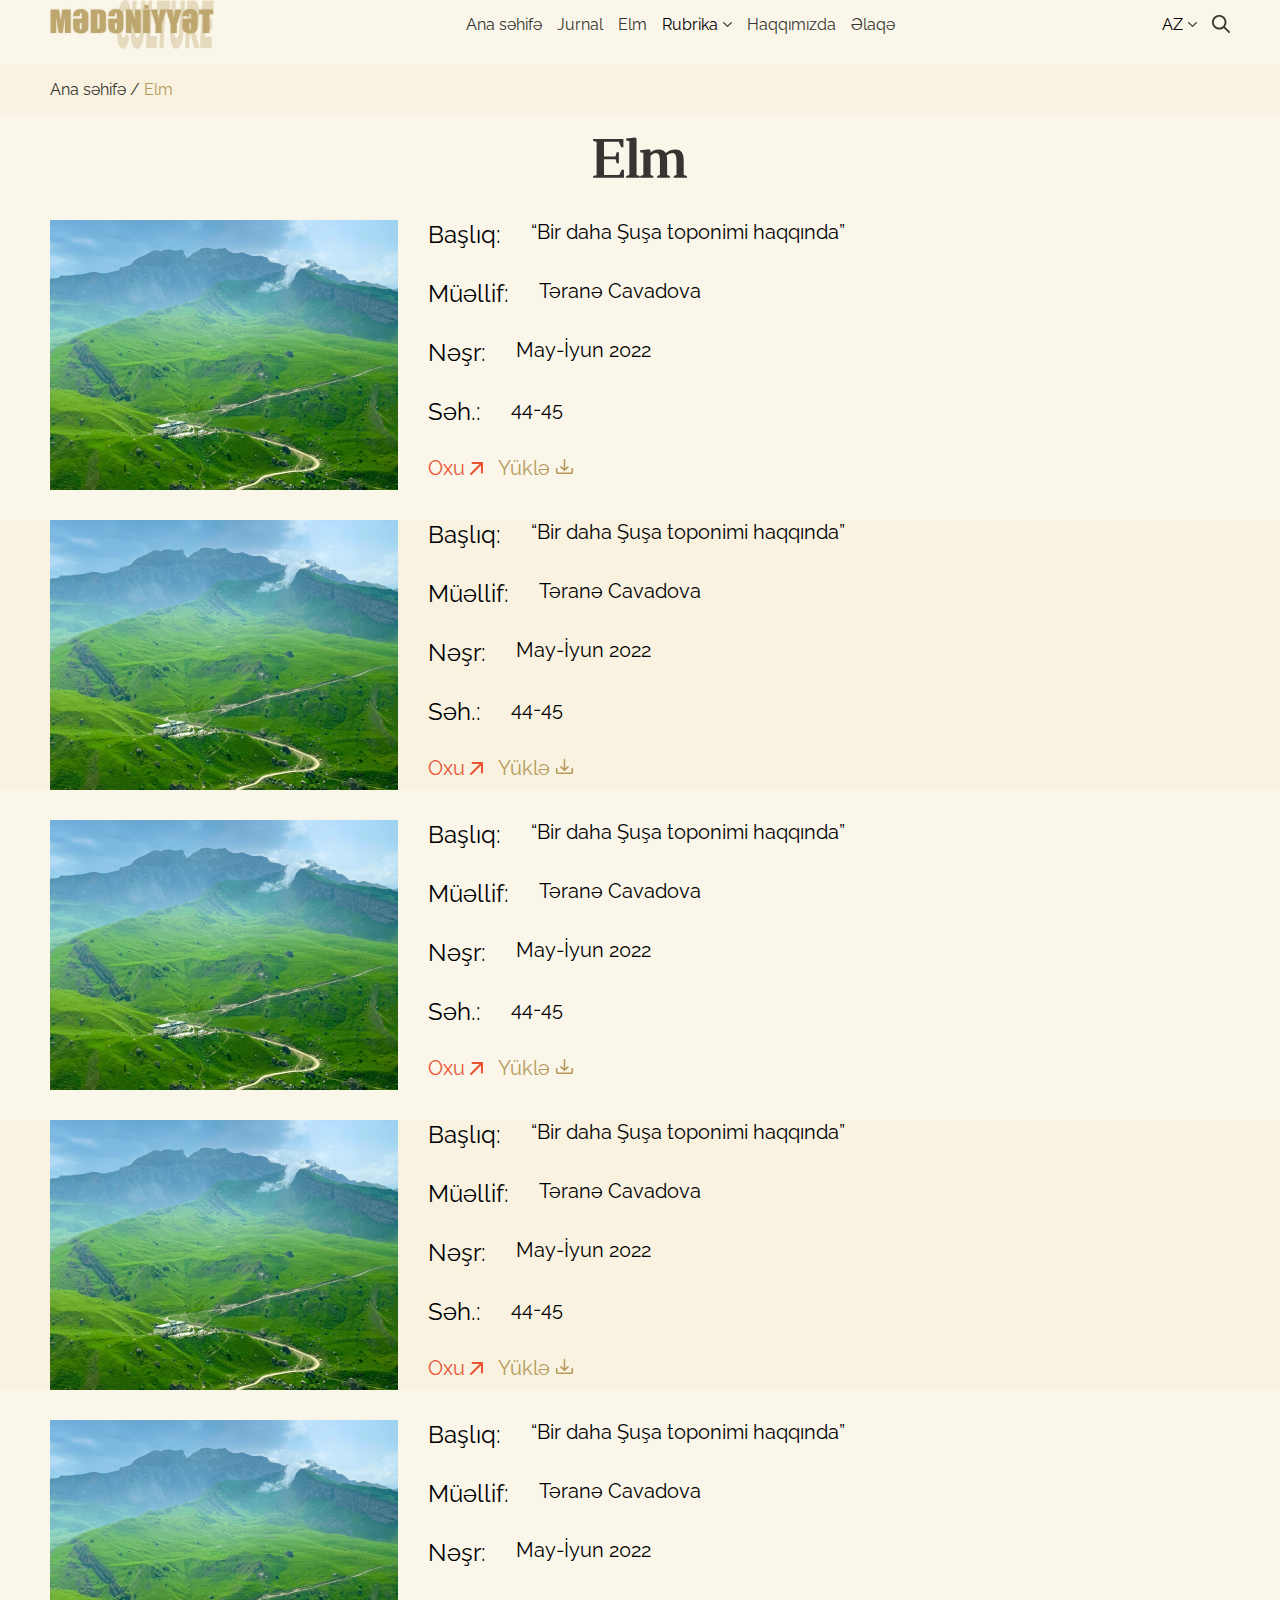
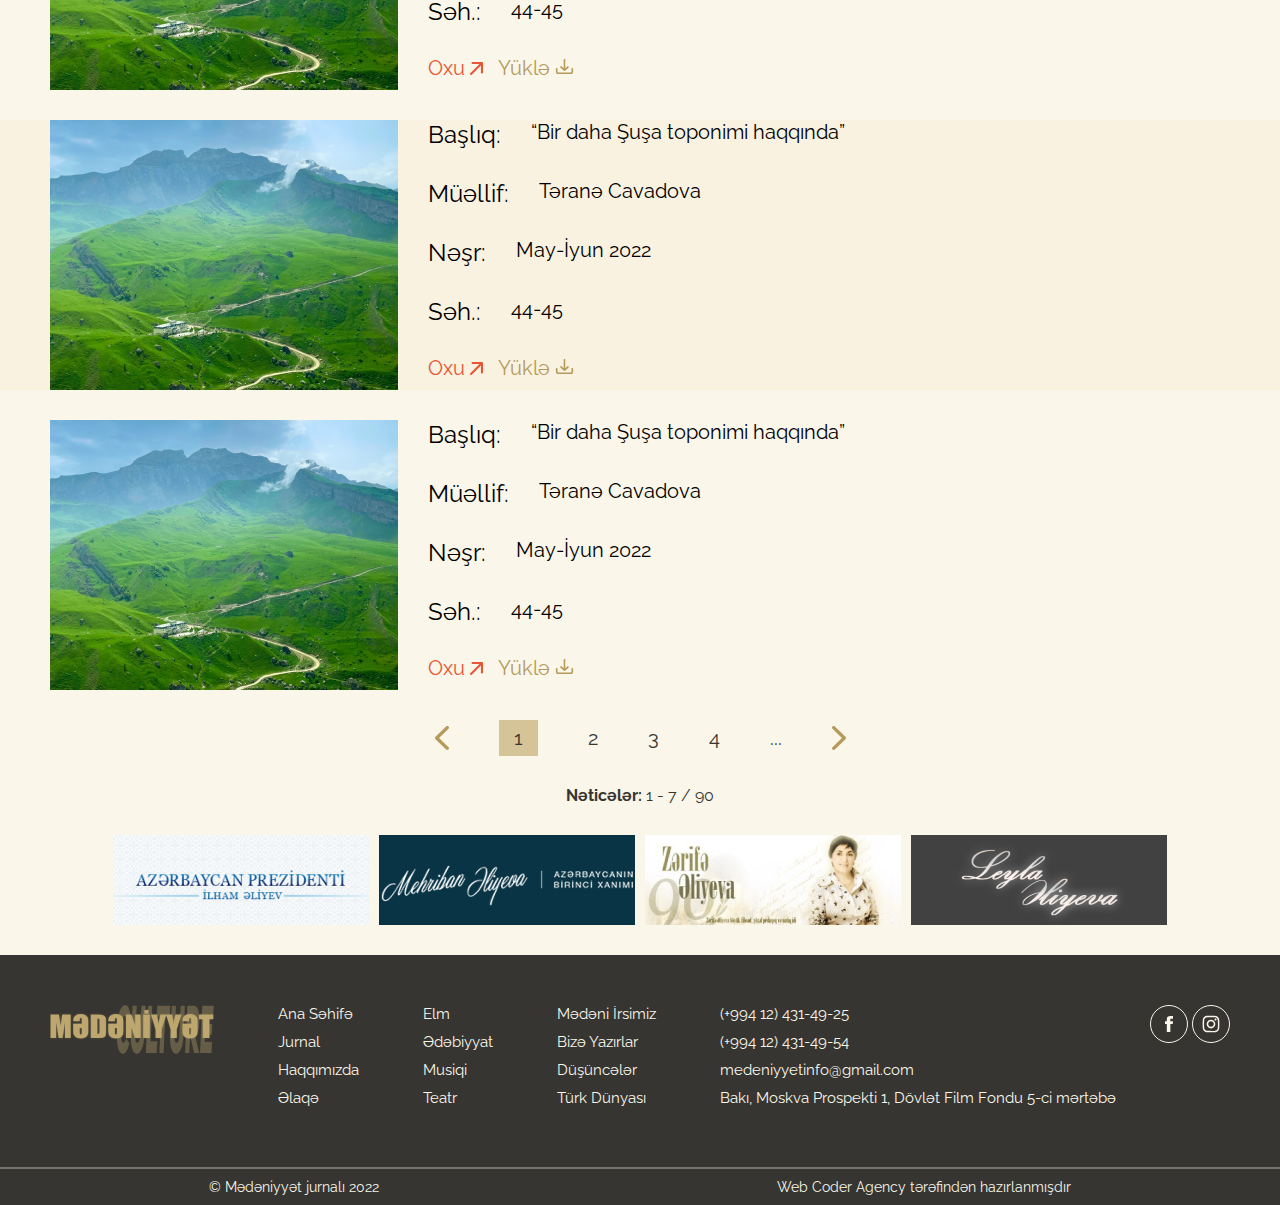
<file: science.html>
<!DOCTYPE html>
<html lang="en">
<head>
  <meta charset="UTF-8">
  <meta http-equiv="X-UA-Compatible" content="IE=edge">
  <meta name="viewport" content="width=device-width, initial-scale=1.0">
  <title>Document</title>
  <link href="https://fonts.googleapis.com/css2?family=Montserrat:wght@600&family=Raleway:wght@400;500;700&family=Sofia+Sans:wght@300;400&display=swap" rel="stylesheet">
  <link rel="stylesheet" href="css/science.css">
</head>
<body>
  <div class="main-container">
    <div class="main">
      <div class="header-container">
        <header class="header">
            <img src="pics/logo.png" alt="">
            <div class="header-nav">
              <div class="nav-elem">
               <a href="index.html">Ana səhifə</a>
              </div>
              <div class="nav-elem">
                <a href="jurnal.html">Jurnal</a>
              </div>
              <div class="nav-elem">
               <a href="science.html">Elm</a> 
              </div>
              <div onclick="dropDownRubrika()" class="nav-elem rubrika">
                  Rubrika
                  <svg width="9" height="5" viewBox="0 0 9 5" fill="none" xmlns="http://www.w3.org/2000/svg">
                      <path class="arrow-header1" fill-rule="evenodd" clip-rule="evenodd" d="M8.82102 1.02051L4.9321 4.82491C4.69346 5.05836 4.30654 5.05836 4.0679 4.82491L0.178983 1.02051C-0.0596609 0.787057 -0.0596609 0.40855 0.178983 0.175093C0.417625 -0.0583633 0.804543 -0.0583634 1.04319 0.175093L4.5 3.55678L7.95681 0.175092C8.19546 -0.058364 8.58237 -0.058364 8.82102 0.175092C9.05966 0.408549 9.05966 0.787056 8.82102 1.02051Z" fill="#363531"/>
                  </svg>
                  <div class="rubrika-list">
                    <ul>
                      <li>Ədəbiyyat</li>
                      <li>Musiqi</li>
                      <li>Teatr</li>
                      <li>Mədəni İrsimiz</li>
                      <li>Bizə Yazırlar</li>
                      <li>Düşüncələr</li>
                      <li>Türk Dünyası</li>
                    </ul>
                  </div>
              </div>
              <div class="nav-elem">
                <a href="aboutus.html">Haqqımızda</a>
              </div>
              <div class="nav-elem">
                <a href="contactus.html">Əlaqə</a>
              </div>
          </div>
            <div class="lang-search">
                <div class="lang" onclick="dropDownLang(event)">
                    <div class="selected-lang">AZ</div>
                    <svg width="9" height="5" viewBox="0 0 9 5" fill="none" xmlns="http://www.w3.org/2000/svg">
                        <path class="arrow-header2" fill-rule="evenodd" clip-rule="evenodd" d="M8.82102 1.02051L4.9321 4.82491C4.69346 5.05836 4.30654 5.05836 4.0679 4.82491L0.178983 1.02051C-0.0596609 0.787057 -0.0596609 0.40855 0.178983 0.175093C0.417625 -0.0583633 0.804543 -0.0583634 1.04319 0.175093L4.5 3.55678L7.95681 0.175092C8.19546 -0.058364 8.58237 -0.058364 8.82102 0.175092C9.05966 0.408549 9.05966 0.787056 8.82102 1.02051Z" fill="#363531"/>
                    </svg>
                    <div class="lang-list">
                      <ul>
                        <li class="sublangs" onclick="changeLang(0)">EN</li>
                        <li class="sublangs" onclick="changeLang(1)">RU</li>
                      </ul>
                    </div>
                </div>
                <svg width="18" height="18" viewBox="0 0 18 18" fill="none" xmlns="http://www.w3.org/2000/svg">
                    <path d="M12.9223 11.6411L17.7869 16.515C17.9337 16.6887 18.0094 16.9114 17.9991 17.1385C17.9887 17.3657 17.893 17.5805 17.7311 17.7402C17.5692 17.8998 17.353 17.9924 17.1258 17.9996C16.8985 18.0067 16.6769 17.9278 16.5053 17.7786L11.6497 12.9228C10.1991 14.0497 8.37347 14.5813 6.54463 14.4094C4.71579 14.2375 3.02122 13.375 1.80597 11.9975C0.590716 10.62 -0.053846 8.83111 0.00352594 6.99504C0.0608979 5.15897 0.81589 3.41379 2.11477 2.11486C3.41366 0.815922 5.15877 0.0609002 6.99477 0.00352608C8.83077 -0.0538481 10.6196 0.590739 11.9971 1.80604C13.3745 3.02134 14.237 4.71597 14.4089 6.54488C14.5808 8.37379 14.0492 10.1995 12.9223 11.6501V11.6411ZM7.21825 12.6339C8.65446 12.6339 10.0318 12.0634 11.0474 11.0478C12.0629 10.0322 12.6335 8.65479 12.6335 7.21853C12.6335 5.78227 12.0629 4.40484 11.0474 3.38925C10.0318 2.37366 8.65446 1.80311 7.21825 1.80311C5.78205 1.80311 4.40467 2.37366 3.38912 3.38925C2.37357 4.40484 1.80304 5.78227 1.80304 7.21853C1.80304 8.65479 2.37357 10.0322 3.38912 11.0478C4.40467 12.0634 5.78205 12.6339 7.21825 12.6339Z" fill="#363531"/>
                </svg>
            </div>
            <div class="search-menu-mobile">
                <svg width="18" height="18" viewBox="0 0 18 18" fill="none" xmlns="http://www.w3.org/2000/svg">
                    <path d="M12.9223 11.6411L17.7869 16.515C17.9337 16.6887 18.0094 16.9114 17.9991 17.1385C17.9887 17.3657 17.893 17.5805 17.7311 17.7402C17.5692 17.8998 17.353 17.9924 17.1258 17.9996C16.8985 18.0067 16.6769 17.9278 16.5053 17.7786L11.6497 12.9228C10.1991 14.0497 8.37347 14.5813 6.54463 14.4094C4.71579 14.2375 3.02122 13.375 1.80597 11.9975C0.590716 10.62 -0.053846 8.83111 0.00352594 6.99504C0.0608979 5.15897 0.81589 3.41379 2.11477 2.11486C3.41366 0.815922 5.15877 0.0609002 6.99477 0.00352608C8.83077 -0.0538481 10.6196 0.590739 11.9971 1.80604C13.3745 3.02134 14.237 4.71597 14.4089 6.54488C14.5808 8.37379 14.0492 10.1995 12.9223 11.6501V11.6411ZM7.21825 12.6339C8.65446 12.6339 10.0318 12.0634 11.0474 11.0478C12.0629 10.0322 12.6335 8.65479 12.6335 7.21853C12.6335 5.78227 12.0629 4.40484 11.0474 3.38925C10.0318 2.37366 8.65446 1.80311 7.21825 1.80311C5.78205 1.80311 4.40467 2.37366 3.38912 3.38925C2.37357 4.40484 1.80304 5.78227 1.80304 7.21853C1.80304 8.65479 2.37357 10.0322 3.38912 11.0478C4.40467 12.0634 5.78205 12.6339 7.21825 12.6339Z" fill="#363531"/>
                </svg>
                <svg width="26" height="18" viewBox="0 0 26 18" fill="none" xmlns="http://www.w3.org/2000/svg">
                    <path fill-rule="evenodd" clip-rule="evenodd" d="M0 1.09756C0 0.491395 0.519669 0 1.16071 0H24.8393C25.4803 0 26 0.491395 26 1.09756C26 1.70373 25.4803 2.19512 24.8393 2.19512H1.16071C0.519669 2.19512 0 1.70373 0 1.09756Z" fill="#363531"/>
                    <path fill-rule="evenodd" clip-rule="evenodd" d="M7.42857 9C7.42857 8.39383 7.94824 7.90244 8.58929 7.90244L24.8393 7.90244C25.4803 7.90244 26 8.39383 26 9C26 9.60616 25.4803 10.0976 24.8393 10.0976L8.58929 10.0976C7.94824 10.0976 7.42857 9.60617 7.42857 9Z" fill="#363531"/>
                    <path fill-rule="evenodd" clip-rule="evenodd" d="M0 16.9024C0 16.2963 0.519669 15.8049 1.16071 15.8049H24.8393C25.4803 15.8049 26 16.2963 26 16.9024C26 17.5086 25.4803 18 24.8393 18H1.16071C0.519669 18 0 17.5086 0 16.9024Z" fill="#363531"/>
                </svg> 
            </div>
        </header>
    </div>   
    </div>
  </div>
  <div class="page-nav">
    <ul>
      <a href="http://127.0.0.1:5500/">
        <li>
          Ana səhifə /
        </li>
      </a>
      <li>Elm</li>
    </ul>
  </div>
  <div class="science-container">
    <div class="title">
      <h5>Elm</h5>
    </div>
    <div class="books-container">
      <div class="book">
        <img src="pics/book6.png" alt="">
        <div class="book-info">
          <ul>
            <li>
              <ul>
                <li>Başlıq:</li>
                <li>“Bir daha Şuşa toponimi haqqında”</li>
              </ul>
            </li>
            <li>
              <ul>
                <li>Müəllif:</li>
                <li>Təranə Cavadova</li>
              </ul>
            </li>
            <li>
              <ul>
                <li>Nəşr:</li>
                <li>May-İyun 2022</li>
              </ul>
            </li>
            <li>
              <ul>
                <li>Səh.:</li>
                <li>44-45</li>
              </ul>
            </li>
          </ul>
          <div class="jurnal-btns">
            <div class="read">
                Oxu
                <svg width="13" height="13" viewBox="0 0 13 13" fill="none" xmlns="http://www.w3.org/2000/svg">
                    <path fill-rule="evenodd" clip-rule="evenodd" d="M2.60989 2.62747e-07L11.961 0C12.5348 -4.3791e-07 13 0.465181 13 1.03901V10.3901C13 10.9639 12.5348 11.4291 11.961 11.4291C11.3872 11.4291 10.922 10.9639 10.922 10.3901L10.922 3.54741L1.7737 12.6957C1.36794 13.1014 0.710078 13.1014 0.304319 12.6957C-0.10144 12.2899 -0.10144 11.6321 0.304319 11.2263L9.45259 2.07802L2.60989 2.07802C2.03606 2.07802 1.57088 1.61284 1.57088 1.03901C1.57088 0.465181 2.03606 -8.75818e-08 2.60989 2.62747e-07Z" fill="#EA5535"/>
                </svg> 
            </div>
            <div class="download">
                Yüklə
                <svg width="19" height="17" viewBox="0 0 19 17" fill="none" xmlns="http://www.w3.org/2000/svg">
                    <g clip-path="url(#clip0_911_444)">
                    <path d="M18.1 10.77V13.6C18.1286 13.9253 18.0877 14.2529 17.9798 14.5611C17.872 14.8694 17.6998 15.1511 17.4747 15.3876C17.2495 15.6241 16.9766 15.8099 16.6741 15.9328C16.3715 16.0556 16.0463 16.1126 15.72 16.1H3.27998C2.95369 16.1126 2.62845 16.0556 2.3259 15.9328C2.02335 15.8099 1.75043 15.6241 1.52528 15.3876C1.30013 15.1511 1.12792 14.8694 1.02011 14.5611C0.912289 14.2529 0.871338 13.9253 0.899976 13.6V10.77C0.893215 10.5643 0.963149 10.3633 1.0962 10.2063C1.22925 10.0492 1.41593 9.94717 1.61998 9.92C1.81931 9.9036 2.01777 9.96062 2.178 10.0803C2.33823 10.2 2.44918 10.3742 2.48998 10.57C2.50476 10.6762 2.50476 10.7838 2.48998 10.89V13.65C2.48998 14.15 2.71998 14.4 3.18998 14.4H15.78C16.25 14.4 16.48 14.15 16.48 13.65V10.89C16.4652 10.7838 16.4652 10.6762 16.48 10.57C16.5208 10.3742 16.6317 10.2 16.7919 10.0803C16.9522 9.96062 17.1506 9.9036 17.35 9.92C17.5595 9.9402 17.7534 10.0392 17.8927 10.197C18.0319 10.3548 18.106 10.5596 18.1 10.77Z" fill="#B59A59"/>
                    <path d="M13.4499 9.73002L9.99992 12.84C9.85917 12.9917 9.66628 13.0846 9.45992 13.1C9.2821 13.0665 9.12036 12.9751 8.99992 12.84L5.54992 9.73002C5.3739 9.56934 5.26106 9.35108 5.23173 9.11457C5.20239 8.87805 5.25849 8.63884 5.38992 8.44002C5.45264 8.35014 5.53274 8.27374 5.62549 8.21534C5.71824 8.15694 5.82175 8.11773 5.92992 8.10002C6.04668 8.09224 6.1638 8.10865 6.27392 8.14823C6.38405 8.18781 6.48482 8.2497 6.56992 8.33002L8.56992 10.13L8.70992 10.25V2.00002C8.69575 1.86038 8.69575 1.71967 8.70992 1.58002C8.74579 1.39428 8.84331 1.22608 8.98669 1.10267C9.13007 0.979255 9.3109 0.907853 9.49992 0.900024C9.67912 0.915256 9.84869 0.987598 9.9837 1.10641C10.1187 1.22522 10.212 1.38422 10.2499 1.56002C10.2641 1.69967 10.2641 1.84038 10.2499 1.98002V10.29L10.3899 10.17L12.3899 8.37002C12.475 8.2897 12.5758 8.22781 12.6859 8.18823C12.796 8.14865 12.9132 8.13224 13.0299 8.14002C13.1381 8.15773 13.2416 8.19694 13.3343 8.25534C13.4271 8.31374 13.5072 8.39014 13.5699 8.48002C13.6957 8.67074 13.7524 8.89878 13.7306 9.12621C13.7088 9.35363 13.6097 9.56672 13.4499 9.73002Z" fill="#B59A59"/>
                    </g>
                    <defs>
                    <clipPath id="clip0_911_444">
                    <rect width="19" height="17" fill="white"/>
                    </clipPath>
                    </defs>
                </svg>
            </div>
          </div>
        </div>
      </div>
      <div class="book">
        <img src="pics/book6.png" alt="">
        <div class="book-info">
          <ul>
            <li>
              <ul>
                <li>Başlıq:</li>
                <li>“Bir daha Şuşa toponimi haqqında”</li>
              </ul>
            </li>
            <li>
              <ul>
                <li>Müəllif:</li>
                <li>Təranə Cavadova</li>
              </ul>
            </li>
            <li>
              <ul>
                <li>Nəşr:</li>
                <li>May-İyun 2022</li>
              </ul>
            </li>
            <li>
              <ul>
                <li>Səh.:</li>
                <li>44-45</li>
              </ul>
            </li>
          </ul>
          <div class="jurnal-btns">
            <div class="read">
                Oxu
                <svg width="13" height="13" viewBox="0 0 13 13" fill="none" xmlns="http://www.w3.org/2000/svg">
                    <path fill-rule="evenodd" clip-rule="evenodd" d="M2.60989 2.62747e-07L11.961 0C12.5348 -4.3791e-07 13 0.465181 13 1.03901V10.3901C13 10.9639 12.5348 11.4291 11.961 11.4291C11.3872 11.4291 10.922 10.9639 10.922 10.3901L10.922 3.54741L1.7737 12.6957C1.36794 13.1014 0.710078 13.1014 0.304319 12.6957C-0.10144 12.2899 -0.10144 11.6321 0.304319 11.2263L9.45259 2.07802L2.60989 2.07802C2.03606 2.07802 1.57088 1.61284 1.57088 1.03901C1.57088 0.465181 2.03606 -8.75818e-08 2.60989 2.62747e-07Z" fill="#EA5535"/>
                </svg> 
            </div>
            <div class="download">
                Yüklə
                <svg width="19" height="17" viewBox="0 0 19 17" fill="none" xmlns="http://www.w3.org/2000/svg">
                    <g clip-path="url(#clip0_911_444)">
                    <path d="M18.1 10.77V13.6C18.1286 13.9253 18.0877 14.2529 17.9798 14.5611C17.872 14.8694 17.6998 15.1511 17.4747 15.3876C17.2495 15.6241 16.9766 15.8099 16.6741 15.9328C16.3715 16.0556 16.0463 16.1126 15.72 16.1H3.27998C2.95369 16.1126 2.62845 16.0556 2.3259 15.9328C2.02335 15.8099 1.75043 15.6241 1.52528 15.3876C1.30013 15.1511 1.12792 14.8694 1.02011 14.5611C0.912289 14.2529 0.871338 13.9253 0.899976 13.6V10.77C0.893215 10.5643 0.963149 10.3633 1.0962 10.2063C1.22925 10.0492 1.41593 9.94717 1.61998 9.92C1.81931 9.9036 2.01777 9.96062 2.178 10.0803C2.33823 10.2 2.44918 10.3742 2.48998 10.57C2.50476 10.6762 2.50476 10.7838 2.48998 10.89V13.65C2.48998 14.15 2.71998 14.4 3.18998 14.4H15.78C16.25 14.4 16.48 14.15 16.48 13.65V10.89C16.4652 10.7838 16.4652 10.6762 16.48 10.57C16.5208 10.3742 16.6317 10.2 16.7919 10.0803C16.9522 9.96062 17.1506 9.9036 17.35 9.92C17.5595 9.9402 17.7534 10.0392 17.8927 10.197C18.0319 10.3548 18.106 10.5596 18.1 10.77Z" fill="#B59A59"/>
                    <path d="M13.4499 9.73002L9.99992 12.84C9.85917 12.9917 9.66628 13.0846 9.45992 13.1C9.2821 13.0665 9.12036 12.9751 8.99992 12.84L5.54992 9.73002C5.3739 9.56934 5.26106 9.35108 5.23173 9.11457C5.20239 8.87805 5.25849 8.63884 5.38992 8.44002C5.45264 8.35014 5.53274 8.27374 5.62549 8.21534C5.71824 8.15694 5.82175 8.11773 5.92992 8.10002C6.04668 8.09224 6.1638 8.10865 6.27392 8.14823C6.38405 8.18781 6.48482 8.2497 6.56992 8.33002L8.56992 10.13L8.70992 10.25V2.00002C8.69575 1.86038 8.69575 1.71967 8.70992 1.58002C8.74579 1.39428 8.84331 1.22608 8.98669 1.10267C9.13007 0.979255 9.3109 0.907853 9.49992 0.900024C9.67912 0.915256 9.84869 0.987598 9.9837 1.10641C10.1187 1.22522 10.212 1.38422 10.2499 1.56002C10.2641 1.69967 10.2641 1.84038 10.2499 1.98002V10.29L10.3899 10.17L12.3899 8.37002C12.475 8.2897 12.5758 8.22781 12.6859 8.18823C12.796 8.14865 12.9132 8.13224 13.0299 8.14002C13.1381 8.15773 13.2416 8.19694 13.3343 8.25534C13.4271 8.31374 13.5072 8.39014 13.5699 8.48002C13.6957 8.67074 13.7524 8.89878 13.7306 9.12621C13.7088 9.35363 13.6097 9.56672 13.4499 9.73002Z" fill="#B59A59"/>
                    </g>
                    <defs>
                    <clipPath id="clip0_911_444">
                    <rect width="19" height="17" fill="white"/>
                    </clipPath>
                    </defs>
                </svg>
            </div>
          </div>
        </div>
      </div>
      <div class="book">
        <img src="pics/book6.png" alt="">
        <div class="book-info">
          <ul>
            <li>
              <ul>
                <li>Başlıq:</li>
                <li>“Bir daha Şuşa toponimi haqqında”</li>
              </ul>
            </li>
            <li>
              <ul>
                <li>Müəllif:</li>
                <li>Təranə Cavadova</li>
              </ul>
            </li>
            <li>
              <ul>
                <li>Nəşr:</li>
                <li>May-İyun 2022</li>
              </ul>
            </li>
            <li>
              <ul>
                <li>Səh.:</li>
                <li>44-45</li>
              </ul>
            </li>
          </ul>
          <div class="jurnal-btns">
            <div class="read">
                Oxu
                <svg width="13" height="13" viewBox="0 0 13 13" fill="none" xmlns="http://www.w3.org/2000/svg">
                    <path fill-rule="evenodd" clip-rule="evenodd" d="M2.60989 2.62747e-07L11.961 0C12.5348 -4.3791e-07 13 0.465181 13 1.03901V10.3901C13 10.9639 12.5348 11.4291 11.961 11.4291C11.3872 11.4291 10.922 10.9639 10.922 10.3901L10.922 3.54741L1.7737 12.6957C1.36794 13.1014 0.710078 13.1014 0.304319 12.6957C-0.10144 12.2899 -0.10144 11.6321 0.304319 11.2263L9.45259 2.07802L2.60989 2.07802C2.03606 2.07802 1.57088 1.61284 1.57088 1.03901C1.57088 0.465181 2.03606 -8.75818e-08 2.60989 2.62747e-07Z" fill="#EA5535"/>
                </svg> 
            </div>
            <div class="download">
                Yüklə
                <svg width="19" height="17" viewBox="0 0 19 17" fill="none" xmlns="http://www.w3.org/2000/svg">
                    <g clip-path="url(#clip0_911_444)">
                    <path d="M18.1 10.77V13.6C18.1286 13.9253 18.0877 14.2529 17.9798 14.5611C17.872 14.8694 17.6998 15.1511 17.4747 15.3876C17.2495 15.6241 16.9766 15.8099 16.6741 15.9328C16.3715 16.0556 16.0463 16.1126 15.72 16.1H3.27998C2.95369 16.1126 2.62845 16.0556 2.3259 15.9328C2.02335 15.8099 1.75043 15.6241 1.52528 15.3876C1.30013 15.1511 1.12792 14.8694 1.02011 14.5611C0.912289 14.2529 0.871338 13.9253 0.899976 13.6V10.77C0.893215 10.5643 0.963149 10.3633 1.0962 10.2063C1.22925 10.0492 1.41593 9.94717 1.61998 9.92C1.81931 9.9036 2.01777 9.96062 2.178 10.0803C2.33823 10.2 2.44918 10.3742 2.48998 10.57C2.50476 10.6762 2.50476 10.7838 2.48998 10.89V13.65C2.48998 14.15 2.71998 14.4 3.18998 14.4H15.78C16.25 14.4 16.48 14.15 16.48 13.65V10.89C16.4652 10.7838 16.4652 10.6762 16.48 10.57C16.5208 10.3742 16.6317 10.2 16.7919 10.0803C16.9522 9.96062 17.1506 9.9036 17.35 9.92C17.5595 9.9402 17.7534 10.0392 17.8927 10.197C18.0319 10.3548 18.106 10.5596 18.1 10.77Z" fill="#B59A59"/>
                    <path d="M13.4499 9.73002L9.99992 12.84C9.85917 12.9917 9.66628 13.0846 9.45992 13.1C9.2821 13.0665 9.12036 12.9751 8.99992 12.84L5.54992 9.73002C5.3739 9.56934 5.26106 9.35108 5.23173 9.11457C5.20239 8.87805 5.25849 8.63884 5.38992 8.44002C5.45264 8.35014 5.53274 8.27374 5.62549 8.21534C5.71824 8.15694 5.82175 8.11773 5.92992 8.10002C6.04668 8.09224 6.1638 8.10865 6.27392 8.14823C6.38405 8.18781 6.48482 8.2497 6.56992 8.33002L8.56992 10.13L8.70992 10.25V2.00002C8.69575 1.86038 8.69575 1.71967 8.70992 1.58002C8.74579 1.39428 8.84331 1.22608 8.98669 1.10267C9.13007 0.979255 9.3109 0.907853 9.49992 0.900024C9.67912 0.915256 9.84869 0.987598 9.9837 1.10641C10.1187 1.22522 10.212 1.38422 10.2499 1.56002C10.2641 1.69967 10.2641 1.84038 10.2499 1.98002V10.29L10.3899 10.17L12.3899 8.37002C12.475 8.2897 12.5758 8.22781 12.6859 8.18823C12.796 8.14865 12.9132 8.13224 13.0299 8.14002C13.1381 8.15773 13.2416 8.19694 13.3343 8.25534C13.4271 8.31374 13.5072 8.39014 13.5699 8.48002C13.6957 8.67074 13.7524 8.89878 13.7306 9.12621C13.7088 9.35363 13.6097 9.56672 13.4499 9.73002Z" fill="#B59A59"/>
                    </g>
                    <defs>
                    <clipPath id="clip0_911_444">
                    <rect width="19" height="17" fill="white"/>
                    </clipPath>
                    </defs>
                </svg>
            </div>
          </div>
        </div>
      </div>
      <div class="book">
        <img src="pics/book6.png" alt="">
        <div class="book-info">
          <ul>
            <li>
              <ul>
                <li>Başlıq:</li>
                <li>“Bir daha Şuşa toponimi haqqında”</li>
              </ul>
            </li>
            <li>
              <ul>
                <li>Müəllif:</li>
                <li>Təranə Cavadova</li>
              </ul>
            </li>
            <li>
              <ul>
                <li>Nəşr:</li>
                <li>May-İyun 2022</li>
              </ul>
            </li>
            <li>
              <ul>
                <li>Səh.:</li>
                <li>44-45</li>
              </ul>
            </li>
          </ul>
          <div class="jurnal-btns">
            <div class="read">
                Oxu
                <svg width="13" height="13" viewBox="0 0 13 13" fill="none" xmlns="http://www.w3.org/2000/svg">
                    <path fill-rule="evenodd" clip-rule="evenodd" d="M2.60989 2.62747e-07L11.961 0C12.5348 -4.3791e-07 13 0.465181 13 1.03901V10.3901C13 10.9639 12.5348 11.4291 11.961 11.4291C11.3872 11.4291 10.922 10.9639 10.922 10.3901L10.922 3.54741L1.7737 12.6957C1.36794 13.1014 0.710078 13.1014 0.304319 12.6957C-0.10144 12.2899 -0.10144 11.6321 0.304319 11.2263L9.45259 2.07802L2.60989 2.07802C2.03606 2.07802 1.57088 1.61284 1.57088 1.03901C1.57088 0.465181 2.03606 -8.75818e-08 2.60989 2.62747e-07Z" fill="#EA5535"/>
                </svg> 
            </div>
            <div class="download">
                Yüklə
                <svg width="19" height="17" viewBox="0 0 19 17" fill="none" xmlns="http://www.w3.org/2000/svg">
                    <g clip-path="url(#clip0_911_444)">
                    <path d="M18.1 10.77V13.6C18.1286 13.9253 18.0877 14.2529 17.9798 14.5611C17.872 14.8694 17.6998 15.1511 17.4747 15.3876C17.2495 15.6241 16.9766 15.8099 16.6741 15.9328C16.3715 16.0556 16.0463 16.1126 15.72 16.1H3.27998C2.95369 16.1126 2.62845 16.0556 2.3259 15.9328C2.02335 15.8099 1.75043 15.6241 1.52528 15.3876C1.30013 15.1511 1.12792 14.8694 1.02011 14.5611C0.912289 14.2529 0.871338 13.9253 0.899976 13.6V10.77C0.893215 10.5643 0.963149 10.3633 1.0962 10.2063C1.22925 10.0492 1.41593 9.94717 1.61998 9.92C1.81931 9.9036 2.01777 9.96062 2.178 10.0803C2.33823 10.2 2.44918 10.3742 2.48998 10.57C2.50476 10.6762 2.50476 10.7838 2.48998 10.89V13.65C2.48998 14.15 2.71998 14.4 3.18998 14.4H15.78C16.25 14.4 16.48 14.15 16.48 13.65V10.89C16.4652 10.7838 16.4652 10.6762 16.48 10.57C16.5208 10.3742 16.6317 10.2 16.7919 10.0803C16.9522 9.96062 17.1506 9.9036 17.35 9.92C17.5595 9.9402 17.7534 10.0392 17.8927 10.197C18.0319 10.3548 18.106 10.5596 18.1 10.77Z" fill="#B59A59"/>
                    <path d="M13.4499 9.73002L9.99992 12.84C9.85917 12.9917 9.66628 13.0846 9.45992 13.1C9.2821 13.0665 9.12036 12.9751 8.99992 12.84L5.54992 9.73002C5.3739 9.56934 5.26106 9.35108 5.23173 9.11457C5.20239 8.87805 5.25849 8.63884 5.38992 8.44002C5.45264 8.35014 5.53274 8.27374 5.62549 8.21534C5.71824 8.15694 5.82175 8.11773 5.92992 8.10002C6.04668 8.09224 6.1638 8.10865 6.27392 8.14823C6.38405 8.18781 6.48482 8.2497 6.56992 8.33002L8.56992 10.13L8.70992 10.25V2.00002C8.69575 1.86038 8.69575 1.71967 8.70992 1.58002C8.74579 1.39428 8.84331 1.22608 8.98669 1.10267C9.13007 0.979255 9.3109 0.907853 9.49992 0.900024C9.67912 0.915256 9.84869 0.987598 9.9837 1.10641C10.1187 1.22522 10.212 1.38422 10.2499 1.56002C10.2641 1.69967 10.2641 1.84038 10.2499 1.98002V10.29L10.3899 10.17L12.3899 8.37002C12.475 8.2897 12.5758 8.22781 12.6859 8.18823C12.796 8.14865 12.9132 8.13224 13.0299 8.14002C13.1381 8.15773 13.2416 8.19694 13.3343 8.25534C13.4271 8.31374 13.5072 8.39014 13.5699 8.48002C13.6957 8.67074 13.7524 8.89878 13.7306 9.12621C13.7088 9.35363 13.6097 9.56672 13.4499 9.73002Z" fill="#B59A59"/>
                    </g>
                    <defs>
                    <clipPath id="clip0_911_444">
                    <rect width="19" height="17" fill="white"/>
                    </clipPath>
                    </defs>
                </svg>
            </div>
          </div>
        </div>
      </div>
      <div class="book">
        <img src="pics/book6.png" alt="">
        <div class="book-info">
          <ul>
            <li>
              <ul>
                <li>Başlıq:</li>
                <li>“Bir daha Şuşa toponimi haqqında”</li>
              </ul>
            </li>
            <li>
              <ul>
                <li>Müəllif:</li>
                <li>Təranə Cavadova</li>
              </ul>
            </li>
            <li>
              <ul>
                <li>Nəşr:</li>
                <li>May-İyun 2022</li>
              </ul>
            </li>
            <li>
              <ul>
                <li>Səh.:</li>
                <li>44-45</li>
              </ul>
            </li>
          </ul>
          <div class="jurnal-btns">
            <div class="read">
                Oxu
                <svg width="13" height="13" viewBox="0 0 13 13" fill="none" xmlns="http://www.w3.org/2000/svg">
                    <path fill-rule="evenodd" clip-rule="evenodd" d="M2.60989 2.62747e-07L11.961 0C12.5348 -4.3791e-07 13 0.465181 13 1.03901V10.3901C13 10.9639 12.5348 11.4291 11.961 11.4291C11.3872 11.4291 10.922 10.9639 10.922 10.3901L10.922 3.54741L1.7737 12.6957C1.36794 13.1014 0.710078 13.1014 0.304319 12.6957C-0.10144 12.2899 -0.10144 11.6321 0.304319 11.2263L9.45259 2.07802L2.60989 2.07802C2.03606 2.07802 1.57088 1.61284 1.57088 1.03901C1.57088 0.465181 2.03606 -8.75818e-08 2.60989 2.62747e-07Z" fill="#EA5535"/>
                </svg> 
            </div>
            <div class="download">
                Yüklə
                <svg width="19" height="17" viewBox="0 0 19 17" fill="none" xmlns="http://www.w3.org/2000/svg">
                    <g clip-path="url(#clip0_911_444)">
                    <path d="M18.1 10.77V13.6C18.1286 13.9253 18.0877 14.2529 17.9798 14.5611C17.872 14.8694 17.6998 15.1511 17.4747 15.3876C17.2495 15.6241 16.9766 15.8099 16.6741 15.9328C16.3715 16.0556 16.0463 16.1126 15.72 16.1H3.27998C2.95369 16.1126 2.62845 16.0556 2.3259 15.9328C2.02335 15.8099 1.75043 15.6241 1.52528 15.3876C1.30013 15.1511 1.12792 14.8694 1.02011 14.5611C0.912289 14.2529 0.871338 13.9253 0.899976 13.6V10.77C0.893215 10.5643 0.963149 10.3633 1.0962 10.2063C1.22925 10.0492 1.41593 9.94717 1.61998 9.92C1.81931 9.9036 2.01777 9.96062 2.178 10.0803C2.33823 10.2 2.44918 10.3742 2.48998 10.57C2.50476 10.6762 2.50476 10.7838 2.48998 10.89V13.65C2.48998 14.15 2.71998 14.4 3.18998 14.4H15.78C16.25 14.4 16.48 14.15 16.48 13.65V10.89C16.4652 10.7838 16.4652 10.6762 16.48 10.57C16.5208 10.3742 16.6317 10.2 16.7919 10.0803C16.9522 9.96062 17.1506 9.9036 17.35 9.92C17.5595 9.9402 17.7534 10.0392 17.8927 10.197C18.0319 10.3548 18.106 10.5596 18.1 10.77Z" fill="#B59A59"/>
                    <path d="M13.4499 9.73002L9.99992 12.84C9.85917 12.9917 9.66628 13.0846 9.45992 13.1C9.2821 13.0665 9.12036 12.9751 8.99992 12.84L5.54992 9.73002C5.3739 9.56934 5.26106 9.35108 5.23173 9.11457C5.20239 8.87805 5.25849 8.63884 5.38992 8.44002C5.45264 8.35014 5.53274 8.27374 5.62549 8.21534C5.71824 8.15694 5.82175 8.11773 5.92992 8.10002C6.04668 8.09224 6.1638 8.10865 6.27392 8.14823C6.38405 8.18781 6.48482 8.2497 6.56992 8.33002L8.56992 10.13L8.70992 10.25V2.00002C8.69575 1.86038 8.69575 1.71967 8.70992 1.58002C8.74579 1.39428 8.84331 1.22608 8.98669 1.10267C9.13007 0.979255 9.3109 0.907853 9.49992 0.900024C9.67912 0.915256 9.84869 0.987598 9.9837 1.10641C10.1187 1.22522 10.212 1.38422 10.2499 1.56002C10.2641 1.69967 10.2641 1.84038 10.2499 1.98002V10.29L10.3899 10.17L12.3899 8.37002C12.475 8.2897 12.5758 8.22781 12.6859 8.18823C12.796 8.14865 12.9132 8.13224 13.0299 8.14002C13.1381 8.15773 13.2416 8.19694 13.3343 8.25534C13.4271 8.31374 13.5072 8.39014 13.5699 8.48002C13.6957 8.67074 13.7524 8.89878 13.7306 9.12621C13.7088 9.35363 13.6097 9.56672 13.4499 9.73002Z" fill="#B59A59"/>
                    </g>
                    <defs>
                    <clipPath id="clip0_911_444">
                    <rect width="19" height="17" fill="white"/>
                    </clipPath>
                    </defs>
                </svg>
            </div>
          </div>
        </div>
      </div>
      <div class="book">
        <img src="pics/book6.png" alt="">
        <div class="book-info">
          <ul>
            <li>
              <ul>
                <li>Başlıq:</li>
                <li>“Bir daha Şuşa toponimi haqqında”</li>
              </ul>
            </li>
            <li>
              <ul>
                <li>Müəllif:</li>
                <li>Təranə Cavadova</li>
              </ul>
            </li>
            <li>
              <ul>
                <li>Nəşr:</li>
                <li>May-İyun 2022</li>
              </ul>
            </li>
            <li>
              <ul>
                <li>Səh.:</li>
                <li>44-45</li>
              </ul>
            </li>
          </ul>
          <div class="jurnal-btns">
            <div class="read">
                Oxu
                <svg width="13" height="13" viewBox="0 0 13 13" fill="none" xmlns="http://www.w3.org/2000/svg">
                    <path fill-rule="evenodd" clip-rule="evenodd" d="M2.60989 2.62747e-07L11.961 0C12.5348 -4.3791e-07 13 0.465181 13 1.03901V10.3901C13 10.9639 12.5348 11.4291 11.961 11.4291C11.3872 11.4291 10.922 10.9639 10.922 10.3901L10.922 3.54741L1.7737 12.6957C1.36794 13.1014 0.710078 13.1014 0.304319 12.6957C-0.10144 12.2899 -0.10144 11.6321 0.304319 11.2263L9.45259 2.07802L2.60989 2.07802C2.03606 2.07802 1.57088 1.61284 1.57088 1.03901C1.57088 0.465181 2.03606 -8.75818e-08 2.60989 2.62747e-07Z" fill="#EA5535"/>
                </svg> 
            </div>
            <div class="download">
                Yüklə
                <svg width="19" height="17" viewBox="0 0 19 17" fill="none" xmlns="http://www.w3.org/2000/svg">
                    <g clip-path="url(#clip0_911_444)">
                    <path d="M18.1 10.77V13.6C18.1286 13.9253 18.0877 14.2529 17.9798 14.5611C17.872 14.8694 17.6998 15.1511 17.4747 15.3876C17.2495 15.6241 16.9766 15.8099 16.6741 15.9328C16.3715 16.0556 16.0463 16.1126 15.72 16.1H3.27998C2.95369 16.1126 2.62845 16.0556 2.3259 15.9328C2.02335 15.8099 1.75043 15.6241 1.52528 15.3876C1.30013 15.1511 1.12792 14.8694 1.02011 14.5611C0.912289 14.2529 0.871338 13.9253 0.899976 13.6V10.77C0.893215 10.5643 0.963149 10.3633 1.0962 10.2063C1.22925 10.0492 1.41593 9.94717 1.61998 9.92C1.81931 9.9036 2.01777 9.96062 2.178 10.0803C2.33823 10.2 2.44918 10.3742 2.48998 10.57C2.50476 10.6762 2.50476 10.7838 2.48998 10.89V13.65C2.48998 14.15 2.71998 14.4 3.18998 14.4H15.78C16.25 14.4 16.48 14.15 16.48 13.65V10.89C16.4652 10.7838 16.4652 10.6762 16.48 10.57C16.5208 10.3742 16.6317 10.2 16.7919 10.0803C16.9522 9.96062 17.1506 9.9036 17.35 9.92C17.5595 9.9402 17.7534 10.0392 17.8927 10.197C18.0319 10.3548 18.106 10.5596 18.1 10.77Z" fill="#B59A59"/>
                    <path d="M13.4499 9.73002L9.99992 12.84C9.85917 12.9917 9.66628 13.0846 9.45992 13.1C9.2821 13.0665 9.12036 12.9751 8.99992 12.84L5.54992 9.73002C5.3739 9.56934 5.26106 9.35108 5.23173 9.11457C5.20239 8.87805 5.25849 8.63884 5.38992 8.44002C5.45264 8.35014 5.53274 8.27374 5.62549 8.21534C5.71824 8.15694 5.82175 8.11773 5.92992 8.10002C6.04668 8.09224 6.1638 8.10865 6.27392 8.14823C6.38405 8.18781 6.48482 8.2497 6.56992 8.33002L8.56992 10.13L8.70992 10.25V2.00002C8.69575 1.86038 8.69575 1.71967 8.70992 1.58002C8.74579 1.39428 8.84331 1.22608 8.98669 1.10267C9.13007 0.979255 9.3109 0.907853 9.49992 0.900024C9.67912 0.915256 9.84869 0.987598 9.9837 1.10641C10.1187 1.22522 10.212 1.38422 10.2499 1.56002C10.2641 1.69967 10.2641 1.84038 10.2499 1.98002V10.29L10.3899 10.17L12.3899 8.37002C12.475 8.2897 12.5758 8.22781 12.6859 8.18823C12.796 8.14865 12.9132 8.13224 13.0299 8.14002C13.1381 8.15773 13.2416 8.19694 13.3343 8.25534C13.4271 8.31374 13.5072 8.39014 13.5699 8.48002C13.6957 8.67074 13.7524 8.89878 13.7306 9.12621C13.7088 9.35363 13.6097 9.56672 13.4499 9.73002Z" fill="#B59A59"/>
                    </g>
                    <defs>
                    <clipPath id="clip0_911_444">
                    <rect width="19" height="17" fill="white"/>
                    </clipPath>
                    </defs>
                </svg>
            </div>
          </div>
        </div>
      </div>
      <div class="book">
        <img src="pics/book6.png" alt="">
        <div class="book-info">
          <ul>
            <li>
              <ul>
                <li>Başlıq:</li>
                <li>“Bir daha Şuşa toponimi haqqında”</li>
              </ul>
            </li>
            <li>
              <ul>
                <li>Müəllif:</li>
                <li>Təranə Cavadova</li>
              </ul>
            </li>
            <li>
              <ul>
                <li>Nəşr:</li>
                <li>May-İyun 2022</li>
              </ul>
            </li>
            <li>
              <ul>
                <li>Səh.:</li>
                <li>44-45</li>
              </ul>
            </li>
          </ul>
          <div class="jurnal-btns">
            <div class="read">
                Oxu
                <svg width="13" height="13" viewBox="0 0 13 13" fill="none" xmlns="http://www.w3.org/2000/svg">
                    <path fill-rule="evenodd" clip-rule="evenodd" d="M2.60989 2.62747e-07L11.961 0C12.5348 -4.3791e-07 13 0.465181 13 1.03901V10.3901C13 10.9639 12.5348 11.4291 11.961 11.4291C11.3872 11.4291 10.922 10.9639 10.922 10.3901L10.922 3.54741L1.7737 12.6957C1.36794 13.1014 0.710078 13.1014 0.304319 12.6957C-0.10144 12.2899 -0.10144 11.6321 0.304319 11.2263L9.45259 2.07802L2.60989 2.07802C2.03606 2.07802 1.57088 1.61284 1.57088 1.03901C1.57088 0.465181 2.03606 -8.75818e-08 2.60989 2.62747e-07Z" fill="#EA5535"/>
                </svg> 
            </div>
            <div class="download">
                Yüklə
                <svg width="19" height="17" viewBox="0 0 19 17" fill="none" xmlns="http://www.w3.org/2000/svg">
                    <g clip-path="url(#clip0_911_444)">
                    <path d="M18.1 10.77V13.6C18.1286 13.9253 18.0877 14.2529 17.9798 14.5611C17.872 14.8694 17.6998 15.1511 17.4747 15.3876C17.2495 15.6241 16.9766 15.8099 16.6741 15.9328C16.3715 16.0556 16.0463 16.1126 15.72 16.1H3.27998C2.95369 16.1126 2.62845 16.0556 2.3259 15.9328C2.02335 15.8099 1.75043 15.6241 1.52528 15.3876C1.30013 15.1511 1.12792 14.8694 1.02011 14.5611C0.912289 14.2529 0.871338 13.9253 0.899976 13.6V10.77C0.893215 10.5643 0.963149 10.3633 1.0962 10.2063C1.22925 10.0492 1.41593 9.94717 1.61998 9.92C1.81931 9.9036 2.01777 9.96062 2.178 10.0803C2.33823 10.2 2.44918 10.3742 2.48998 10.57C2.50476 10.6762 2.50476 10.7838 2.48998 10.89V13.65C2.48998 14.15 2.71998 14.4 3.18998 14.4H15.78C16.25 14.4 16.48 14.15 16.48 13.65V10.89C16.4652 10.7838 16.4652 10.6762 16.48 10.57C16.5208 10.3742 16.6317 10.2 16.7919 10.0803C16.9522 9.96062 17.1506 9.9036 17.35 9.92C17.5595 9.9402 17.7534 10.0392 17.8927 10.197C18.0319 10.3548 18.106 10.5596 18.1 10.77Z" fill="#B59A59"/>
                    <path d="M13.4499 9.73002L9.99992 12.84C9.85917 12.9917 9.66628 13.0846 9.45992 13.1C9.2821 13.0665 9.12036 12.9751 8.99992 12.84L5.54992 9.73002C5.3739 9.56934 5.26106 9.35108 5.23173 9.11457C5.20239 8.87805 5.25849 8.63884 5.38992 8.44002C5.45264 8.35014 5.53274 8.27374 5.62549 8.21534C5.71824 8.15694 5.82175 8.11773 5.92992 8.10002C6.04668 8.09224 6.1638 8.10865 6.27392 8.14823C6.38405 8.18781 6.48482 8.2497 6.56992 8.33002L8.56992 10.13L8.70992 10.25V2.00002C8.69575 1.86038 8.69575 1.71967 8.70992 1.58002C8.74579 1.39428 8.84331 1.22608 8.98669 1.10267C9.13007 0.979255 9.3109 0.907853 9.49992 0.900024C9.67912 0.915256 9.84869 0.987598 9.9837 1.10641C10.1187 1.22522 10.212 1.38422 10.2499 1.56002C10.2641 1.69967 10.2641 1.84038 10.2499 1.98002V10.29L10.3899 10.17L12.3899 8.37002C12.475 8.2897 12.5758 8.22781 12.6859 8.18823C12.796 8.14865 12.9132 8.13224 13.0299 8.14002C13.1381 8.15773 13.2416 8.19694 13.3343 8.25534C13.4271 8.31374 13.5072 8.39014 13.5699 8.48002C13.6957 8.67074 13.7524 8.89878 13.7306 9.12621C13.7088 9.35363 13.6097 9.56672 13.4499 9.73002Z" fill="#B59A59"/>
                    </g>
                    <defs>
                    <clipPath id="clip0_911_444">
                    <rect width="19" height="17" fill="white"/>
                    </clipPath>
                    </defs>
                </svg>
            </div>
          </div>
        </div>
      </div>
    </div>
    <div class="books-container-mob">
      <div class="book-mob">
        <img src="pics/book6.png" alt="">
        <div class="book-title">“Bir daha Şuşa toponimi haqqında”</div>
        <div class="book-line"></div>
        <ul>
          <li>
            <ul>
              <li>Müəllif:</li>
              <li>Təranə Cavadova</li>
            </ul>
          </li>
          <li>
            <ul>
              <li>Nəşr:</li>
              <li>May-İyun 2022</li>
            </ul>
          </li>
          <li>
            <ul>
              <li>Səh.:</li>
              <li>44-45</li>
            </ul>
          </li>
        </ul>
        <div class="book-btns-mob">
          <div class="read-mob">
            Oxu
            <svg width="12" height="12" viewBox="0 0 12 12" fill="none" xmlns="http://www.w3.org/2000/svg">
              <path fill-rule="evenodd" clip-rule="evenodd" d="M2.40913 2.42535e-07L11.0409 0C11.5706 -4.04225e-07 12 0.429398 12 0.959087V9.59087C12 10.1206 11.5706 10.55 11.0409 10.55C10.5112 10.55 10.0818 10.1206 10.0818 9.59087L10.0818 3.27453L1.63726 11.7191C1.26272 12.0936 0.655457 12.0936 0.28091 11.7191C-0.0936367 11.3445 -0.0936367 10.7373 0.28091 10.3627L8.72547 1.91817L2.40913 1.91817C1.87944 1.91817 1.45004 1.48878 1.45004 0.959087C1.45004 0.429398 1.87944 -8.08449e-08 2.40913 2.42535e-07Z" fill="#FAF6EA"/>
            </svg>
          </div>
          <div class="download-mob">
            Yüklə
            <svg width="17" height="15" viewBox="0 0 17 15" fill="none" xmlns="http://www.w3.org/2000/svg">
              <path d="M16.0025 11.7677C16.0025 13.1257 15.1598 14.0117 13.8651 14.0117H2.14549C0.845173 14.0058 0.00248033 13.1199 0.00248033 11.7677C0.00248033 10.8876 -0.00310041 10.0075 0.00248033 9.12739C0.00248033 8.75437 0.259195 8.46878 0.594039 8.42798C0.923303 8.38718 1.23024 8.61449 1.31396 8.95837C1.33628 9.0458 1.33628 9.14488 1.33628 9.23814C1.33628 10.0949 1.33628 10.9575 1.33628 11.8143C1.33628 12.3331 1.59857 12.6128 2.08968 12.6128C4.05968 12.6128 6.02969 12.6128 7.99969 12.6128C9.96969 12.6128 11.9397 12.6128 13.9097 12.6128C14.4008 12.6128 14.6631 12.3331 14.6631 11.8143C14.6631 10.9575 14.6631 10.1007 14.6631 9.23814C14.6631 9.14488 14.6631 9.0458 14.6854 8.95837C14.7691 8.61449 15.0761 8.39301 15.4053 8.42798C15.7402 8.46878 15.9969 8.75437 15.9969 9.12739C16.0081 10.0075 16.0025 10.8876 16.0025 11.7677ZM11.8002 7.00583C11.5602 6.66778 11.1584 6.62698 10.8347 6.9184C10.1706 7.51291 9.50649 8.11324 8.84238 8.71357C8.79215 8.7602 8.73635 8.801 8.65264 8.87094V8.5562C8.65264 5.21066 8.65264 4.26062 8.65264 0.915071C8.65264 0.792673 8.64706 0.658618 8.61915 0.542048C8.54102 0.221482 8.28989 0.011657 8.00527 0C7.72065 0.011657 7.46952 0.221482 7.39139 0.542048C7.36348 0.658618 7.3579 0.792673 7.3579 0.915071C7.3579 4.26062 7.3579 5.21066 7.3579 8.5562V8.87094C7.27419 8.801 7.21838 8.7602 7.16816 8.71357C6.50405 8.11324 5.83994 7.51291 5.17583 6.9184C4.85215 6.62698 4.45034 6.66778 4.21036 7.00583C3.97039 7.34388 4.02062 7.7985 4.3443 8.08993C5.4158 9.05745 6.48731 10.025 7.55881 10.9925C7.71507 11.1324 7.86575 11.2082 8.01085 11.214C8.15595 11.2082 8.30663 11.1324 8.46289 10.9925C9.5344 10.025 10.6059 9.05745 11.6774 8.08993C11.9843 7.80433 12.0401 7.34388 11.8002 7.00583Z" fill="#FAF6EA"/>
            </svg>
          </div>
        </div>
      </div>
      <div class="book-mob">
        <img src="pics/book6.png" alt="">
        <div class="book-title">“Bir daha Şuşa toponimi haqqında”</div>
        <div class="book-line"></div>
        <ul>
          <li>
            <ul>
              <li>Müəllif:</li>
              <li>Təranə Cavadova</li>
            </ul>
          </li>
          <li>
            <ul>
              <li>Nəşr:</li>
              <li>May-İyun 2022</li>
            </ul>
          </li>
          <li>
            <ul>
              <li>Səh.:</li>
              <li>44-45</li>
            </ul>
          </li>
        </ul>
        <div class="book-btns-mob">
          <div class="read-mob">
            Oxu
            <svg width="12" height="12" viewBox="0 0 12 12" fill="none" xmlns="http://www.w3.org/2000/svg">
              <path fill-rule="evenodd" clip-rule="evenodd" d="M2.40913 2.42535e-07L11.0409 0C11.5706 -4.04225e-07 12 0.429398 12 0.959087V9.59087C12 10.1206 11.5706 10.55 11.0409 10.55C10.5112 10.55 10.0818 10.1206 10.0818 9.59087L10.0818 3.27453L1.63726 11.7191C1.26272 12.0936 0.655457 12.0936 0.28091 11.7191C-0.0936367 11.3445 -0.0936367 10.7373 0.28091 10.3627L8.72547 1.91817L2.40913 1.91817C1.87944 1.91817 1.45004 1.48878 1.45004 0.959087C1.45004 0.429398 1.87944 -8.08449e-08 2.40913 2.42535e-07Z" fill="#FAF6EA"/>
            </svg>
          </div>
          <div class="download-mob">
            Yüklə
            <svg width="17" height="15" viewBox="0 0 17 15" fill="none" xmlns="http://www.w3.org/2000/svg">
              <path d="M16.0025 11.7677C16.0025 13.1257 15.1598 14.0117 13.8651 14.0117H2.14549C0.845173 14.0058 0.00248033 13.1199 0.00248033 11.7677C0.00248033 10.8876 -0.00310041 10.0075 0.00248033 9.12739C0.00248033 8.75437 0.259195 8.46878 0.594039 8.42798C0.923303 8.38718 1.23024 8.61449 1.31396 8.95837C1.33628 9.0458 1.33628 9.14488 1.33628 9.23814C1.33628 10.0949 1.33628 10.9575 1.33628 11.8143C1.33628 12.3331 1.59857 12.6128 2.08968 12.6128C4.05968 12.6128 6.02969 12.6128 7.99969 12.6128C9.96969 12.6128 11.9397 12.6128 13.9097 12.6128C14.4008 12.6128 14.6631 12.3331 14.6631 11.8143C14.6631 10.9575 14.6631 10.1007 14.6631 9.23814C14.6631 9.14488 14.6631 9.0458 14.6854 8.95837C14.7691 8.61449 15.0761 8.39301 15.4053 8.42798C15.7402 8.46878 15.9969 8.75437 15.9969 9.12739C16.0081 10.0075 16.0025 10.8876 16.0025 11.7677ZM11.8002 7.00583C11.5602 6.66778 11.1584 6.62698 10.8347 6.9184C10.1706 7.51291 9.50649 8.11324 8.84238 8.71357C8.79215 8.7602 8.73635 8.801 8.65264 8.87094V8.5562C8.65264 5.21066 8.65264 4.26062 8.65264 0.915071C8.65264 0.792673 8.64706 0.658618 8.61915 0.542048C8.54102 0.221482 8.28989 0.011657 8.00527 0C7.72065 0.011657 7.46952 0.221482 7.39139 0.542048C7.36348 0.658618 7.3579 0.792673 7.3579 0.915071C7.3579 4.26062 7.3579 5.21066 7.3579 8.5562V8.87094C7.27419 8.801 7.21838 8.7602 7.16816 8.71357C6.50405 8.11324 5.83994 7.51291 5.17583 6.9184C4.85215 6.62698 4.45034 6.66778 4.21036 7.00583C3.97039 7.34388 4.02062 7.7985 4.3443 8.08993C5.4158 9.05745 6.48731 10.025 7.55881 10.9925C7.71507 11.1324 7.86575 11.2082 8.01085 11.214C8.15595 11.2082 8.30663 11.1324 8.46289 10.9925C9.5344 10.025 10.6059 9.05745 11.6774 8.08993C11.9843 7.80433 12.0401 7.34388 11.8002 7.00583Z" fill="#FAF6EA"/>
            </svg>
          </div>
        </div>
      </div>
      <div class="book-mob">
        <img src="pics/book6.png" alt="">
        <div class="book-title">“Bir daha Şuşa toponimi haqqında”</div>
        <div class="book-line"></div>
        <ul>
          <li>
            <ul>
              <li>Müəllif:</li>
              <li>Təranə Cavadova</li>
            </ul>
          </li>
          <li>
            <ul>
              <li>Nəşr:</li>
              <li>May-İyun 2022</li>
            </ul>
          </li>
          <li>
            <ul>
              <li>Səh.:</li>
              <li>44-45</li>
            </ul>
          </li>
        </ul>
        <div class="book-btns-mob">
          <div class="read-mob">
            Oxu
            <svg width="12" height="12" viewBox="0 0 12 12" fill="none" xmlns="http://www.w3.org/2000/svg">
              <path fill-rule="evenodd" clip-rule="evenodd" d="M2.40913 2.42535e-07L11.0409 0C11.5706 -4.04225e-07 12 0.429398 12 0.959087V9.59087C12 10.1206 11.5706 10.55 11.0409 10.55C10.5112 10.55 10.0818 10.1206 10.0818 9.59087L10.0818 3.27453L1.63726 11.7191C1.26272 12.0936 0.655457 12.0936 0.28091 11.7191C-0.0936367 11.3445 -0.0936367 10.7373 0.28091 10.3627L8.72547 1.91817L2.40913 1.91817C1.87944 1.91817 1.45004 1.48878 1.45004 0.959087C1.45004 0.429398 1.87944 -8.08449e-08 2.40913 2.42535e-07Z" fill="#FAF6EA"/>
            </svg>
          </div>
          <div class="download-mob">
            Yüklə
            <svg width="17" height="15" viewBox="0 0 17 15" fill="none" xmlns="http://www.w3.org/2000/svg">
              <path d="M16.0025 11.7677C16.0025 13.1257 15.1598 14.0117 13.8651 14.0117H2.14549C0.845173 14.0058 0.00248033 13.1199 0.00248033 11.7677C0.00248033 10.8876 -0.00310041 10.0075 0.00248033 9.12739C0.00248033 8.75437 0.259195 8.46878 0.594039 8.42798C0.923303 8.38718 1.23024 8.61449 1.31396 8.95837C1.33628 9.0458 1.33628 9.14488 1.33628 9.23814C1.33628 10.0949 1.33628 10.9575 1.33628 11.8143C1.33628 12.3331 1.59857 12.6128 2.08968 12.6128C4.05968 12.6128 6.02969 12.6128 7.99969 12.6128C9.96969 12.6128 11.9397 12.6128 13.9097 12.6128C14.4008 12.6128 14.6631 12.3331 14.6631 11.8143C14.6631 10.9575 14.6631 10.1007 14.6631 9.23814C14.6631 9.14488 14.6631 9.0458 14.6854 8.95837C14.7691 8.61449 15.0761 8.39301 15.4053 8.42798C15.7402 8.46878 15.9969 8.75437 15.9969 9.12739C16.0081 10.0075 16.0025 10.8876 16.0025 11.7677ZM11.8002 7.00583C11.5602 6.66778 11.1584 6.62698 10.8347 6.9184C10.1706 7.51291 9.50649 8.11324 8.84238 8.71357C8.79215 8.7602 8.73635 8.801 8.65264 8.87094V8.5562C8.65264 5.21066 8.65264 4.26062 8.65264 0.915071C8.65264 0.792673 8.64706 0.658618 8.61915 0.542048C8.54102 0.221482 8.28989 0.011657 8.00527 0C7.72065 0.011657 7.46952 0.221482 7.39139 0.542048C7.36348 0.658618 7.3579 0.792673 7.3579 0.915071C7.3579 4.26062 7.3579 5.21066 7.3579 8.5562V8.87094C7.27419 8.801 7.21838 8.7602 7.16816 8.71357C6.50405 8.11324 5.83994 7.51291 5.17583 6.9184C4.85215 6.62698 4.45034 6.66778 4.21036 7.00583C3.97039 7.34388 4.02062 7.7985 4.3443 8.08993C5.4158 9.05745 6.48731 10.025 7.55881 10.9925C7.71507 11.1324 7.86575 11.2082 8.01085 11.214C8.15595 11.2082 8.30663 11.1324 8.46289 10.9925C9.5344 10.025 10.6059 9.05745 11.6774 8.08993C11.9843 7.80433 12.0401 7.34388 11.8002 7.00583Z" fill="#FAF6EA"/>
            </svg>
          </div>
        </div>
      </div>
      <div class="book-mob">
        <img src="pics/book6.png" alt="">
        <div class="book-title">“Bir daha Şuşa toponimi haqqında”</div>
        <div class="book-line"></div>
        <ul>
          <li>
            <ul>
              <li>Müəllif:</li>
              <li>Təranə Cavadova</li>
            </ul>
          </li>
          <li>
            <ul>
              <li>Nəşr:</li>
              <li>May-İyun 2022</li>
            </ul>
          </li>
          <li>
            <ul>
              <li>Səh.:</li>
              <li>44-45</li>
            </ul>
          </li>
        </ul>
        <div class="book-btns-mob">
          <div class="read-mob">
            Oxu
            <svg width="12" height="12" viewBox="0 0 12 12" fill="none" xmlns="http://www.w3.org/2000/svg">
              <path fill-rule="evenodd" clip-rule="evenodd" d="M2.40913 2.42535e-07L11.0409 0C11.5706 -4.04225e-07 12 0.429398 12 0.959087V9.59087C12 10.1206 11.5706 10.55 11.0409 10.55C10.5112 10.55 10.0818 10.1206 10.0818 9.59087L10.0818 3.27453L1.63726 11.7191C1.26272 12.0936 0.655457 12.0936 0.28091 11.7191C-0.0936367 11.3445 -0.0936367 10.7373 0.28091 10.3627L8.72547 1.91817L2.40913 1.91817C1.87944 1.91817 1.45004 1.48878 1.45004 0.959087C1.45004 0.429398 1.87944 -8.08449e-08 2.40913 2.42535e-07Z" fill="#FAF6EA"/>
            </svg>
          </div>
          <div class="download-mob">
            Yüklə
            <svg width="17" height="15" viewBox="0 0 17 15" fill="none" xmlns="http://www.w3.org/2000/svg">
              <path d="M16.0025 11.7677C16.0025 13.1257 15.1598 14.0117 13.8651 14.0117H2.14549C0.845173 14.0058 0.00248033 13.1199 0.00248033 11.7677C0.00248033 10.8876 -0.00310041 10.0075 0.00248033 9.12739C0.00248033 8.75437 0.259195 8.46878 0.594039 8.42798C0.923303 8.38718 1.23024 8.61449 1.31396 8.95837C1.33628 9.0458 1.33628 9.14488 1.33628 9.23814C1.33628 10.0949 1.33628 10.9575 1.33628 11.8143C1.33628 12.3331 1.59857 12.6128 2.08968 12.6128C4.05968 12.6128 6.02969 12.6128 7.99969 12.6128C9.96969 12.6128 11.9397 12.6128 13.9097 12.6128C14.4008 12.6128 14.6631 12.3331 14.6631 11.8143C14.6631 10.9575 14.6631 10.1007 14.6631 9.23814C14.6631 9.14488 14.6631 9.0458 14.6854 8.95837C14.7691 8.61449 15.0761 8.39301 15.4053 8.42798C15.7402 8.46878 15.9969 8.75437 15.9969 9.12739C16.0081 10.0075 16.0025 10.8876 16.0025 11.7677ZM11.8002 7.00583C11.5602 6.66778 11.1584 6.62698 10.8347 6.9184C10.1706 7.51291 9.50649 8.11324 8.84238 8.71357C8.79215 8.7602 8.73635 8.801 8.65264 8.87094V8.5562C8.65264 5.21066 8.65264 4.26062 8.65264 0.915071C8.65264 0.792673 8.64706 0.658618 8.61915 0.542048C8.54102 0.221482 8.28989 0.011657 8.00527 0C7.72065 0.011657 7.46952 0.221482 7.39139 0.542048C7.36348 0.658618 7.3579 0.792673 7.3579 0.915071C7.3579 4.26062 7.3579 5.21066 7.3579 8.5562V8.87094C7.27419 8.801 7.21838 8.7602 7.16816 8.71357C6.50405 8.11324 5.83994 7.51291 5.17583 6.9184C4.85215 6.62698 4.45034 6.66778 4.21036 7.00583C3.97039 7.34388 4.02062 7.7985 4.3443 8.08993C5.4158 9.05745 6.48731 10.025 7.55881 10.9925C7.71507 11.1324 7.86575 11.2082 8.01085 11.214C8.15595 11.2082 8.30663 11.1324 8.46289 10.9925C9.5344 10.025 10.6059 9.05745 11.6774 8.08993C11.9843 7.80433 12.0401 7.34388 11.8002 7.00583Z" fill="#FAF6EA"/>
            </svg>
          </div>
        </div>
      </div>
      <div class="book-mob">
        <img src="pics/book6.png" alt="">
        <div class="book-title">“Bir daha Şuşa toponimi haqqında”</div>
        <div class="book-line"></div>
        <ul>
          <li>
            <ul>
              <li>Müəllif:</li>
              <li>Təranə Cavadova</li>
            </ul>
          </li>
          <li>
            <ul>
              <li>Nəşr:</li>
              <li>May-İyun 2022</li>
            </ul>
          </li>
          <li>
            <ul>
              <li>Səh.:</li>
              <li>44-45</li>
            </ul>
          </li>
        </ul>
        <div class="book-btns-mob">
          <div class="read-mob">
            Oxu
            <svg width="12" height="12" viewBox="0 0 12 12" fill="none" xmlns="http://www.w3.org/2000/svg">
              <path fill-rule="evenodd" clip-rule="evenodd" d="M2.40913 2.42535e-07L11.0409 0C11.5706 -4.04225e-07 12 0.429398 12 0.959087V9.59087C12 10.1206 11.5706 10.55 11.0409 10.55C10.5112 10.55 10.0818 10.1206 10.0818 9.59087L10.0818 3.27453L1.63726 11.7191C1.26272 12.0936 0.655457 12.0936 0.28091 11.7191C-0.0936367 11.3445 -0.0936367 10.7373 0.28091 10.3627L8.72547 1.91817L2.40913 1.91817C1.87944 1.91817 1.45004 1.48878 1.45004 0.959087C1.45004 0.429398 1.87944 -8.08449e-08 2.40913 2.42535e-07Z" fill="#FAF6EA"/>
            </svg>
          </div>
          <div class="download-mob">
            Yüklə
            <svg width="17" height="15" viewBox="0 0 17 15" fill="none" xmlns="http://www.w3.org/2000/svg">
              <path d="M16.0025 11.7677C16.0025 13.1257 15.1598 14.0117 13.8651 14.0117H2.14549C0.845173 14.0058 0.00248033 13.1199 0.00248033 11.7677C0.00248033 10.8876 -0.00310041 10.0075 0.00248033 9.12739C0.00248033 8.75437 0.259195 8.46878 0.594039 8.42798C0.923303 8.38718 1.23024 8.61449 1.31396 8.95837C1.33628 9.0458 1.33628 9.14488 1.33628 9.23814C1.33628 10.0949 1.33628 10.9575 1.33628 11.8143C1.33628 12.3331 1.59857 12.6128 2.08968 12.6128C4.05968 12.6128 6.02969 12.6128 7.99969 12.6128C9.96969 12.6128 11.9397 12.6128 13.9097 12.6128C14.4008 12.6128 14.6631 12.3331 14.6631 11.8143C14.6631 10.9575 14.6631 10.1007 14.6631 9.23814C14.6631 9.14488 14.6631 9.0458 14.6854 8.95837C14.7691 8.61449 15.0761 8.39301 15.4053 8.42798C15.7402 8.46878 15.9969 8.75437 15.9969 9.12739C16.0081 10.0075 16.0025 10.8876 16.0025 11.7677ZM11.8002 7.00583C11.5602 6.66778 11.1584 6.62698 10.8347 6.9184C10.1706 7.51291 9.50649 8.11324 8.84238 8.71357C8.79215 8.7602 8.73635 8.801 8.65264 8.87094V8.5562C8.65264 5.21066 8.65264 4.26062 8.65264 0.915071C8.65264 0.792673 8.64706 0.658618 8.61915 0.542048C8.54102 0.221482 8.28989 0.011657 8.00527 0C7.72065 0.011657 7.46952 0.221482 7.39139 0.542048C7.36348 0.658618 7.3579 0.792673 7.3579 0.915071C7.3579 4.26062 7.3579 5.21066 7.3579 8.5562V8.87094C7.27419 8.801 7.21838 8.7602 7.16816 8.71357C6.50405 8.11324 5.83994 7.51291 5.17583 6.9184C4.85215 6.62698 4.45034 6.66778 4.21036 7.00583C3.97039 7.34388 4.02062 7.7985 4.3443 8.08993C5.4158 9.05745 6.48731 10.025 7.55881 10.9925C7.71507 11.1324 7.86575 11.2082 8.01085 11.214C8.15595 11.2082 8.30663 11.1324 8.46289 10.9925C9.5344 10.025 10.6059 9.05745 11.6774 8.08993C11.9843 7.80433 12.0401 7.34388 11.8002 7.00583Z" fill="#FAF6EA"/>
            </svg>
          </div>
        </div>
      </div>
      <div class="book-mob">
        <img src="pics/book6.png" alt="">
        <div class="book-title">“Bir daha Şuşa toponimi haqqında”</div>
        <div class="book-line"></div>
        <ul>
          <li>
            <ul>
              <li>Müəllif:</li>
              <li>Təranə Cavadova</li>
            </ul>
          </li>
          <li>
            <ul>
              <li>Nəşr:</li>
              <li>May-İyun 2022</li>
            </ul>
          </li>
          <li>
            <ul>
              <li>Səh.:</li>
              <li>44-45</li>
            </ul>
          </li>
        </ul>
        <div class="book-btns-mob">
          <div class="read-mob">
            Oxu
            <svg width="12" height="12" viewBox="0 0 12 12" fill="none" xmlns="http://www.w3.org/2000/svg">
              <path fill-rule="evenodd" clip-rule="evenodd" d="M2.40913 2.42535e-07L11.0409 0C11.5706 -4.04225e-07 12 0.429398 12 0.959087V9.59087C12 10.1206 11.5706 10.55 11.0409 10.55C10.5112 10.55 10.0818 10.1206 10.0818 9.59087L10.0818 3.27453L1.63726 11.7191C1.26272 12.0936 0.655457 12.0936 0.28091 11.7191C-0.0936367 11.3445 -0.0936367 10.7373 0.28091 10.3627L8.72547 1.91817L2.40913 1.91817C1.87944 1.91817 1.45004 1.48878 1.45004 0.959087C1.45004 0.429398 1.87944 -8.08449e-08 2.40913 2.42535e-07Z" fill="#FAF6EA"/>
            </svg>
          </div>
          <div class="download-mob">
            Yüklə
            <svg width="17" height="15" viewBox="0 0 17 15" fill="none" xmlns="http://www.w3.org/2000/svg">
              <path d="M16.0025 11.7677C16.0025 13.1257 15.1598 14.0117 13.8651 14.0117H2.14549C0.845173 14.0058 0.00248033 13.1199 0.00248033 11.7677C0.00248033 10.8876 -0.00310041 10.0075 0.00248033 9.12739C0.00248033 8.75437 0.259195 8.46878 0.594039 8.42798C0.923303 8.38718 1.23024 8.61449 1.31396 8.95837C1.33628 9.0458 1.33628 9.14488 1.33628 9.23814C1.33628 10.0949 1.33628 10.9575 1.33628 11.8143C1.33628 12.3331 1.59857 12.6128 2.08968 12.6128C4.05968 12.6128 6.02969 12.6128 7.99969 12.6128C9.96969 12.6128 11.9397 12.6128 13.9097 12.6128C14.4008 12.6128 14.6631 12.3331 14.6631 11.8143C14.6631 10.9575 14.6631 10.1007 14.6631 9.23814C14.6631 9.14488 14.6631 9.0458 14.6854 8.95837C14.7691 8.61449 15.0761 8.39301 15.4053 8.42798C15.7402 8.46878 15.9969 8.75437 15.9969 9.12739C16.0081 10.0075 16.0025 10.8876 16.0025 11.7677ZM11.8002 7.00583C11.5602 6.66778 11.1584 6.62698 10.8347 6.9184C10.1706 7.51291 9.50649 8.11324 8.84238 8.71357C8.79215 8.7602 8.73635 8.801 8.65264 8.87094V8.5562C8.65264 5.21066 8.65264 4.26062 8.65264 0.915071C8.65264 0.792673 8.64706 0.658618 8.61915 0.542048C8.54102 0.221482 8.28989 0.011657 8.00527 0C7.72065 0.011657 7.46952 0.221482 7.39139 0.542048C7.36348 0.658618 7.3579 0.792673 7.3579 0.915071C7.3579 4.26062 7.3579 5.21066 7.3579 8.5562V8.87094C7.27419 8.801 7.21838 8.7602 7.16816 8.71357C6.50405 8.11324 5.83994 7.51291 5.17583 6.9184C4.85215 6.62698 4.45034 6.66778 4.21036 7.00583C3.97039 7.34388 4.02062 7.7985 4.3443 8.08993C5.4158 9.05745 6.48731 10.025 7.55881 10.9925C7.71507 11.1324 7.86575 11.2082 8.01085 11.214C8.15595 11.2082 8.30663 11.1324 8.46289 10.9925C9.5344 10.025 10.6059 9.05745 11.6774 8.08993C11.9843 7.80433 12.0401 7.34388 11.8002 7.00583Z" fill="#FAF6EA"/>
            </svg>
          </div>
        </div>
      </div>
      <div class="book-mob">
        <img src="pics/book6.png" alt="">
        <div class="book-title">“Bir daha Şuşa toponimi haqqında”</div>
        <div class="book-line"></div>
        <ul>
          <li>
            <ul>
              <li>Müəllif:</li>
              <li>Təranə Cavadova</li>
            </ul>
          </li>
          <li>
            <ul>
              <li>Nəşr:</li>
              <li>May-İyun 2022</li>
            </ul>
          </li>
          <li>
            <ul>
              <li>Səh.:</li>
              <li>44-45</li>
            </ul>
          </li>
        </ul>
        <div class="book-btns-mob">
          <div class="read-mob">
            Oxu
            <svg width="12" height="12" viewBox="0 0 12 12" fill="none" xmlns="http://www.w3.org/2000/svg">
              <path fill-rule="evenodd" clip-rule="evenodd" d="M2.40913 2.42535e-07L11.0409 0C11.5706 -4.04225e-07 12 0.429398 12 0.959087V9.59087C12 10.1206 11.5706 10.55 11.0409 10.55C10.5112 10.55 10.0818 10.1206 10.0818 9.59087L10.0818 3.27453L1.63726 11.7191C1.26272 12.0936 0.655457 12.0936 0.28091 11.7191C-0.0936367 11.3445 -0.0936367 10.7373 0.28091 10.3627L8.72547 1.91817L2.40913 1.91817C1.87944 1.91817 1.45004 1.48878 1.45004 0.959087C1.45004 0.429398 1.87944 -8.08449e-08 2.40913 2.42535e-07Z" fill="#FAF6EA"/>
            </svg>
          </div>
          <div class="download-mob">
            Yüklə
            <svg width="17" height="15" viewBox="0 0 17 15" fill="none" xmlns="http://www.w3.org/2000/svg">
              <path d="M16.0025 11.7677C16.0025 13.1257 15.1598 14.0117 13.8651 14.0117H2.14549C0.845173 14.0058 0.00248033 13.1199 0.00248033 11.7677C0.00248033 10.8876 -0.00310041 10.0075 0.00248033 9.12739C0.00248033 8.75437 0.259195 8.46878 0.594039 8.42798C0.923303 8.38718 1.23024 8.61449 1.31396 8.95837C1.33628 9.0458 1.33628 9.14488 1.33628 9.23814C1.33628 10.0949 1.33628 10.9575 1.33628 11.8143C1.33628 12.3331 1.59857 12.6128 2.08968 12.6128C4.05968 12.6128 6.02969 12.6128 7.99969 12.6128C9.96969 12.6128 11.9397 12.6128 13.9097 12.6128C14.4008 12.6128 14.6631 12.3331 14.6631 11.8143C14.6631 10.9575 14.6631 10.1007 14.6631 9.23814C14.6631 9.14488 14.6631 9.0458 14.6854 8.95837C14.7691 8.61449 15.0761 8.39301 15.4053 8.42798C15.7402 8.46878 15.9969 8.75437 15.9969 9.12739C16.0081 10.0075 16.0025 10.8876 16.0025 11.7677ZM11.8002 7.00583C11.5602 6.66778 11.1584 6.62698 10.8347 6.9184C10.1706 7.51291 9.50649 8.11324 8.84238 8.71357C8.79215 8.7602 8.73635 8.801 8.65264 8.87094V8.5562C8.65264 5.21066 8.65264 4.26062 8.65264 0.915071C8.65264 0.792673 8.64706 0.658618 8.61915 0.542048C8.54102 0.221482 8.28989 0.011657 8.00527 0C7.72065 0.011657 7.46952 0.221482 7.39139 0.542048C7.36348 0.658618 7.3579 0.792673 7.3579 0.915071C7.3579 4.26062 7.3579 5.21066 7.3579 8.5562V8.87094C7.27419 8.801 7.21838 8.7602 7.16816 8.71357C6.50405 8.11324 5.83994 7.51291 5.17583 6.9184C4.85215 6.62698 4.45034 6.66778 4.21036 7.00583C3.97039 7.34388 4.02062 7.7985 4.3443 8.08993C5.4158 9.05745 6.48731 10.025 7.55881 10.9925C7.71507 11.1324 7.86575 11.2082 8.01085 11.214C8.15595 11.2082 8.30663 11.1324 8.46289 10.9925C9.5344 10.025 10.6059 9.05745 11.6774 8.08993C11.9843 7.80433 12.0401 7.34388 11.8002 7.00583Z" fill="#FAF6EA"/>
            </svg>
          </div>
        </div>
      </div>
    </div>
    <div class="pages-container">
      <div class="pages-arrows">
        <svg width="14" height="24" viewBox="0 0 14 24" fill="none" xmlns="http://www.w3.org/2000/svg">
          <path fill-rule="evenodd" clip-rule="evenodd" d="M0.490259 13.1523C-0.16342 12.5159 -0.16342 11.4841 0.490259 10.8477L11.1426 0.477287C11.7962 -0.159096 12.8561 -0.159096 13.5097 0.477287C14.1634 1.11367 14.1634 2.14545 13.5097 2.78183L4.04103 12L13.5097 21.2182C14.1634 21.8546 14.1634 22.8863 13.5097 23.5227C12.8561 24.1591 11.7962 24.1591 11.1426 23.5227L0.490259 13.1523Z" fill="#B59A59"/>
        </svg>
        <div class="jurnal-pages">
          <ul>
            <li>1</li>
            <li>2</li>
            <li>3</li>
            <li>4</li>
            <li>...</li>
          </ul>
        </div>
        <svg width="14" height="24" viewBox="0 0 14 24" fill="none" xmlns="http://www.w3.org/2000/svg">
          <path fill-rule="evenodd" clip-rule="evenodd" d="M2.85744 0.477287L13.5097 10.8477C14.1634 11.4841 14.1634 12.5159 13.5097 13.1523L2.85744 23.5227C2.20376 24.1591 1.14394 24.1591 0.490259 23.5227C-0.16342 22.8863 -0.16342 21.8546 0.490259 21.2182L9.95897 12L0.490259 2.78183C-0.16342 2.14545 -0.16342 1.11367 0.490259 0.477287C1.14394 -0.159096 2.20376 -0.159096 2.85744 0.477287Z" fill="#B59A59"/>
        </svg>
      </div>
      <div class="results">
        <div>Nəticələr:</div>
        <div>1 - 7 / 90</div>
      </div>
    </div>
  </div>
  <div class="popular">
    <img src="pics/ilham.png" alt="">
    <img src="pics/mehriban.png" alt="">
    <img class="zerife" src="pics/zerife.png" alt="">
    <img class="leyla" src="pics/leyla.png" alt="">
  </div>
  <footer>
    <div class="footer-blocks">
      <div class="block">
        <img src="pics/logo.png" alt="">
      </div>
      <div class="block">
        <div class="footer-nav">
          <a href="">Ana Səhifə</a>
        </div>
        <div class="footer-nav">
          <a href="">Jurnal</a>
        </div>
        <div class="footer-nav">
          <a href="">Haqqımızda</a>
        </div>
        <div class="footer-nav">
          <a href="">Əlaqə</a>
        </div>
      </div>
      <div class="block">
        <div class="footer-nav">
          <a href="">Elm</a>
        </div>
        <div class="footer-nav">
          <a href="">Ədəbiyyat</a>
        </div>
        <div class="footer-nav">
          <a href="">Musiqi</a>
        </div>
        <div class="footer-nav">
          <a href="">Teatr</a>
        </div>
      </div>
      <div class="block">
        <div class="footer-nav">
          <a href="">Mədəni İrsimiz</a>
        </div>
        <div class="footer-nav">
          <a href="">Bizə Yazırlar</a>
        </div>
        <div class="footer-nav">
          <a href="">Düşüncələr</a>
        </div>
        <div class="footer-nav">
          <a href="">Türk Dünyası</a>
        </div>
      </div>
      <div class="block">
        <div class="footer-nav">
          (+994 12) 431-49-25
        </div>
        <div class="footer-nav">
          (+994 12) 431-49-54
        </div>
        <div class="footer-nav">
          medeniyyetinfo@gmail.com
        </div>
        <div class="footer-nav">
          Bakı, Moskva Prospekti 1,
          Dövlət Film Fondu 5-ci mərtəbə
        </div>
      </div>
      <div class="block">
        <div class="socials">
          <svg width="38" height="38" viewBox="0 0 38 38" fill="none" xmlns="http://www.w3.org/2000/svg">
            <circle cx="19" cy="19" r="18.5" stroke="#FAF6EA"/>
            <path d="M16.8868 27H20.3585V18.9304H22.7736L23 16.2174H20.283C20.283 16.2174 20.283 15.1739 20.283 14.687C20.283 14.0609 20.434 13.7826 21.1132 13.7826C21.6415 13.7826 23 13.7826 23 13.7826V11C23 11 21.0377 11 20.5849 11C18.0189 11 16.8113 12.0435 16.8113 14.0609C16.8113 15.8 16.8113 16.2174 16.8113 16.2174H15V18.9304H16.8113V27H16.8868Z" fill="#FAF6EA"/>
          </svg>
          <svg width="38" height="38" viewBox="0 0 38 38" fill="none" xmlns="http://www.w3.org/2000/svg">
            <circle cx="19" cy="19" r="18.5" stroke="#FAF6EA"/>
            <path d="M18.9996 12.1674C21.2504 12.1674 21.4916 12.1674 22.3758 12.2478C23.1796 12.2478 23.662 12.4086 23.9031 12.5694C24.305 12.7301 24.5462 12.8909 24.8677 13.2124C25.1893 13.534 25.35 13.7751 25.5108 14.1771C25.5912 14.4986 25.752 14.9005 25.8323 15.7044C25.8323 16.5886 25.9127 16.8298 25.9127 19.0805C25.9127 21.3313 25.9127 21.5724 25.8323 22.4567C25.8323 23.2605 25.6716 23.7428 25.5108 23.984C25.35 24.3859 25.1893 24.6271 24.8677 24.9486C24.5462 25.2701 24.305 25.4309 23.9031 25.5917C23.5816 25.6721 23.1796 25.8328 22.3758 25.9132C21.572 25.9132 21.2504 25.9132 18.9996 25.9132C16.7489 25.9132 16.5077 25.9132 15.6235 25.8328C14.8196 25.8328 14.3373 25.6721 14.0962 25.5113C13.6943 25.3505 13.4531 25.1898 13.1316 24.8682C12.81 24.5467 12.6493 24.3055 12.4885 23.9036C12.4081 23.5821 12.2473 23.1801 12.167 22.3763C12.0866 21.4921 12.0866 21.2509 12.0866 19.0001C12.0866 16.7494 12.0866 16.5082 12.167 15.624C12.167 14.8201 12.3277 14.3378 12.4885 14.0967C12.6493 13.6948 12.81 13.4536 13.1316 13.1321C13.4531 12.8105 13.6943 12.6498 14.0962 12.489C14.3373 12.4086 14.8196 12.2478 15.6235 12.1674C16.5077 12.1674 16.7489 12.1674 18.9996 12.1674ZM18.9996 10.6401C16.7489 10.6401 16.4273 10.6401 15.5431 10.7205C14.6589 10.7205 14.0962 10.8813 13.5335 11.0421C12.9708 11.2832 12.4885 11.6048 12.0866 12.0871C11.6043 12.489 11.2827 12.9713 11.0416 13.534C10.8808 14.0967 10.72 14.6594 10.72 15.5436C10.6396 16.4278 10.6396 16.7494 10.6396 19.0001C10.6396 21.2509 10.6396 21.5724 10.72 22.4567C10.8004 23.3409 10.8808 23.984 11.122 24.4663C11.3631 25.029 11.6043 25.5113 12.0866 25.9132C12.5689 26.3955 13.0512 26.6367 13.5335 26.8778C14.0962 27.119 14.6589 27.1994 15.5431 27.2798C16.4273 27.3601 16.7489 27.3601 18.9996 27.3601C21.2504 27.3601 21.572 27.3601 22.4562 27.2798C23.3404 27.1994 23.9835 27.119 24.4658 26.8778C25.0285 26.6367 25.5108 26.3955 25.9127 25.9132C26.395 25.4309 26.6362 24.9486 26.8773 24.4663C27.1185 23.9036 27.1989 23.3409 27.2793 22.4567C27.3596 21.5724 27.3596 21.2509 27.3596 19.0001C27.3596 16.7494 27.3596 16.4278 27.2793 15.5436C27.1989 14.6594 27.1185 14.0163 26.8773 13.534C26.6362 12.9713 26.395 12.489 25.9127 12.0871C25.4304 11.6048 24.9481 11.3636 24.4658 11.1224C23.9031 10.8813 23.3404 10.8009 22.4562 10.7205C21.572 10.6401 21.3308 10.6401 18.9996 10.6401Z" fill="#FAF6EA"/>
            <path d="M18.9995 14.7397C16.5879 14.7397 14.6587 16.669 14.6587 19.0805C14.6587 21.4921 16.5879 23.4213 18.9995 23.4213C21.411 23.4213 23.3402 21.4921 23.3402 19.0805C23.3402 16.669 21.411 14.7397 18.9995 14.7397ZM18.9995 21.8136C17.4722 21.8136 16.186 20.5274 16.186 19.0001C16.2664 17.4728 17.4722 16.2671 18.9995 16.2671C20.5268 16.2671 21.8129 17.5532 21.8129 19.0805C21.8129 20.6078 20.6072 21.8136 18.9995 21.8136Z" fill="#FAF6EA"/>
            <path d="M24.5463 14.5792C24.5463 15.1419 24.064 15.6242 23.5013 15.6242C22.9386 15.6242 22.4563 15.1419 22.4563 14.5792C22.4563 14.0165 22.9386 13.5342 23.5013 13.5342C24.064 13.5342 24.5463 14.0165 24.5463 14.5792Z" fill="#FAF6EA"/>
          </svg>   
        </div>
      </div>
    </div>
    <div class="footer-blocks-mob">
      <div class="block block-mob">
        <div class="footer-nav">
          (+994 12) 431-49-25
        </div>
        <div class="footer-nav">
          (+994 12) 431-49-54
        </div>
        <div class="footer-nav">
          medeniyyetinfo@gmail.com
        </div>
        <div class="footer-nav">
          Bakı, Moskva Prospekti 1,
          Dövlət Film Fondu 5-ci mərtəbə
        </div>
      </div>
      <div class="block block-mob">
        <div class="socials">
          <svg width="38" height="38" viewBox="0 0 38 38" fill="none" xmlns="http://www.w3.org/2000/svg">
            <circle cx="19" cy="19" r="18.5" stroke="#FAF6EA"/>
            <path d="M16.8868 27H20.3585V18.9304H22.7736L23 16.2174H20.283C20.283 16.2174 20.283 15.1739 20.283 14.687C20.283 14.0609 20.434 13.7826 21.1132 13.7826C21.6415 13.7826 23 13.7826 23 13.7826V11C23 11 21.0377 11 20.5849 11C18.0189 11 16.8113 12.0435 16.8113 14.0609C16.8113 15.8 16.8113 16.2174 16.8113 16.2174H15V18.9304H16.8113V27H16.8868Z" fill="#FAF6EA"/>
          </svg>
          <svg width="38" height="38" viewBox="0 0 38 38" fill="none" xmlns="http://www.w3.org/2000/svg">
            <circle cx="19" cy="19" r="18.5" stroke="#FAF6EA"/>
            <path d="M18.9996 12.1674C21.2504 12.1674 21.4916 12.1674 22.3758 12.2478C23.1796 12.2478 23.662 12.4086 23.9031 12.5694C24.305 12.7301 24.5462 12.8909 24.8677 13.2124C25.1893 13.534 25.35 13.7751 25.5108 14.1771C25.5912 14.4986 25.752 14.9005 25.8323 15.7044C25.8323 16.5886 25.9127 16.8298 25.9127 19.0805C25.9127 21.3313 25.9127 21.5724 25.8323 22.4567C25.8323 23.2605 25.6716 23.7428 25.5108 23.984C25.35 24.3859 25.1893 24.6271 24.8677 24.9486C24.5462 25.2701 24.305 25.4309 23.9031 25.5917C23.5816 25.6721 23.1796 25.8328 22.3758 25.9132C21.572 25.9132 21.2504 25.9132 18.9996 25.9132C16.7489 25.9132 16.5077 25.9132 15.6235 25.8328C14.8196 25.8328 14.3373 25.6721 14.0962 25.5113C13.6943 25.3505 13.4531 25.1898 13.1316 24.8682C12.81 24.5467 12.6493 24.3055 12.4885 23.9036C12.4081 23.5821 12.2473 23.1801 12.167 22.3763C12.0866 21.4921 12.0866 21.2509 12.0866 19.0001C12.0866 16.7494 12.0866 16.5082 12.167 15.624C12.167 14.8201 12.3277 14.3378 12.4885 14.0967C12.6493 13.6948 12.81 13.4536 13.1316 13.1321C13.4531 12.8105 13.6943 12.6498 14.0962 12.489C14.3373 12.4086 14.8196 12.2478 15.6235 12.1674C16.5077 12.1674 16.7489 12.1674 18.9996 12.1674ZM18.9996 10.6401C16.7489 10.6401 16.4273 10.6401 15.5431 10.7205C14.6589 10.7205 14.0962 10.8813 13.5335 11.0421C12.9708 11.2832 12.4885 11.6048 12.0866 12.0871C11.6043 12.489 11.2827 12.9713 11.0416 13.534C10.8808 14.0967 10.72 14.6594 10.72 15.5436C10.6396 16.4278 10.6396 16.7494 10.6396 19.0001C10.6396 21.2509 10.6396 21.5724 10.72 22.4567C10.8004 23.3409 10.8808 23.984 11.122 24.4663C11.3631 25.029 11.6043 25.5113 12.0866 25.9132C12.5689 26.3955 13.0512 26.6367 13.5335 26.8778C14.0962 27.119 14.6589 27.1994 15.5431 27.2798C16.4273 27.3601 16.7489 27.3601 18.9996 27.3601C21.2504 27.3601 21.572 27.3601 22.4562 27.2798C23.3404 27.1994 23.9835 27.119 24.4658 26.8778C25.0285 26.6367 25.5108 26.3955 25.9127 25.9132C26.395 25.4309 26.6362 24.9486 26.8773 24.4663C27.1185 23.9036 27.1989 23.3409 27.2793 22.4567C27.3596 21.5724 27.3596 21.2509 27.3596 19.0001C27.3596 16.7494 27.3596 16.4278 27.2793 15.5436C27.1989 14.6594 27.1185 14.0163 26.8773 13.534C26.6362 12.9713 26.395 12.489 25.9127 12.0871C25.4304 11.6048 24.9481 11.3636 24.4658 11.1224C23.9031 10.8813 23.3404 10.8009 22.4562 10.7205C21.572 10.6401 21.3308 10.6401 18.9996 10.6401Z" fill="#FAF6EA"/>
            <path d="M18.9995 14.7397C16.5879 14.7397 14.6587 16.669 14.6587 19.0805C14.6587 21.4921 16.5879 23.4213 18.9995 23.4213C21.411 23.4213 23.3402 21.4921 23.3402 19.0805C23.3402 16.669 21.411 14.7397 18.9995 14.7397ZM18.9995 21.8136C17.4722 21.8136 16.186 20.5274 16.186 19.0001C16.2664 17.4728 17.4722 16.2671 18.9995 16.2671C20.5268 16.2671 21.8129 17.5532 21.8129 19.0805C21.8129 20.6078 20.6072 21.8136 18.9995 21.8136Z" fill="#FAF6EA"/>
            <path d="M24.5463 14.5792C24.5463 15.1419 24.064 15.6242 23.5013 15.6242C22.9386 15.6242 22.4563 15.1419 22.4563 14.5792C22.4563 14.0165 22.9386 13.5342 23.5013 13.5342C24.064 13.5342 24.5463 14.0165 24.5463 14.5792Z" fill="#FAF6EA"/>
          </svg>   
        </div>
      </div>
    </div>
    <div class="footer-line"></div>
    <div class="footer-end footer-end-mob">
      <img src="pics/logo.png" alt="">
      <p>© Mədəniyyət jurnalı 2022</p>
      <p>Web Coder Agency tərəfindən hazırlanmışdır</p>
    </div>
  </footer>
  <script src="js/main.js"></script>
</body>
</html>
</file>
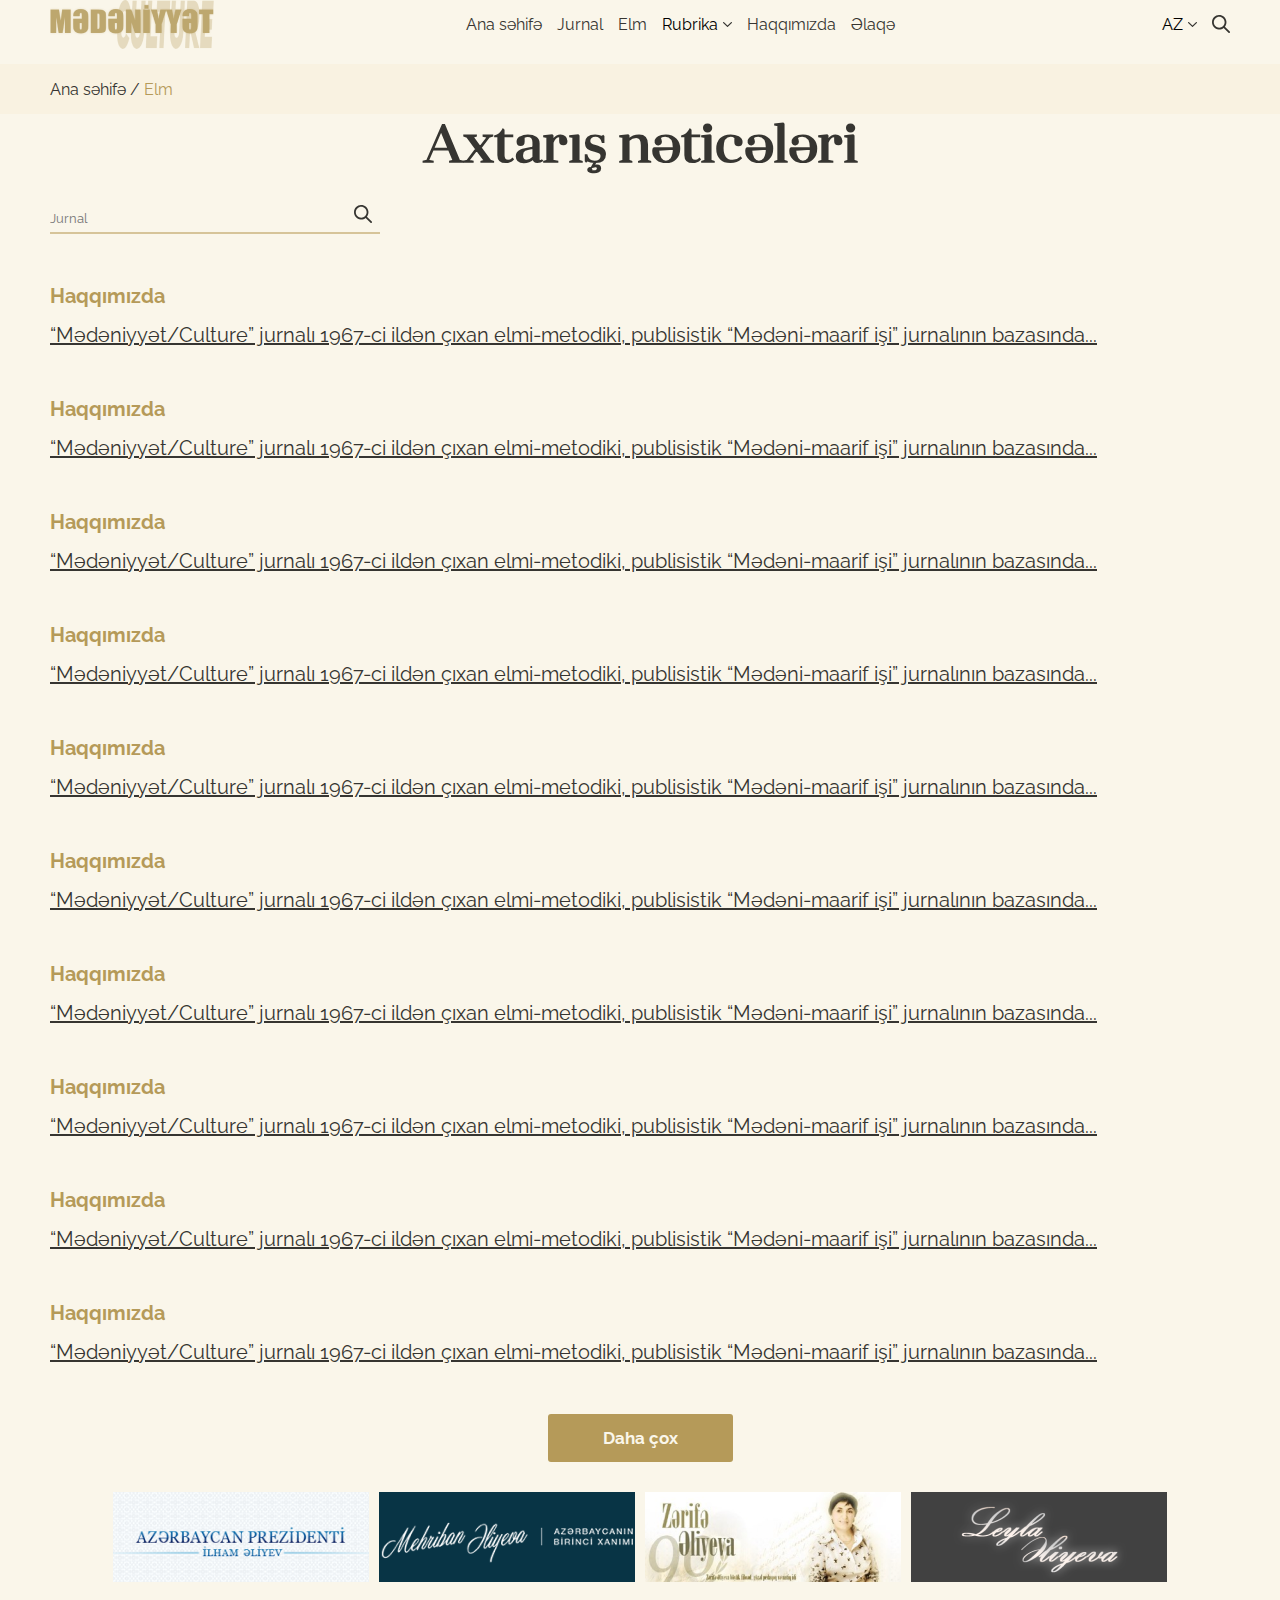
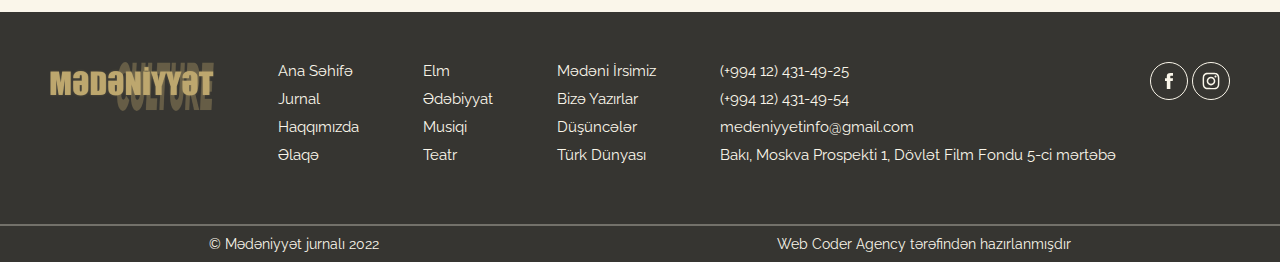
<file: search.html>
<!DOCTYPE html>
<html lang="en">
<head>
  <meta charset="UTF-8">
  <meta http-equiv="X-UA-Compatible" content="IE=edge">
  <meta name="viewport" content="width=device-width, initial-scale=1.0">
  <link rel="stylesheet" href="css/search.css">
  <link href="https://fonts.googleapis.com/css2?family=Montserrat:wght@600&family=Raleway:wght@400;500;700&family=Sofia+Sans:wght@300;400&display=swap" rel="stylesheet">
  <title>Document</title>
</head>
<body>
  <div class="header-container">
    <header class="header">
        <img src="pics/logo.png" alt="">
        <div class="header-nav">
          <div class="nav-elem">
           <a href="index.html">Ana səhifə</a>
          </div>
          <div class="nav-elem">
            <a href="jurnal.html">Jurnal</a>
          </div>
          <div class="nav-elem">
           <a href="science.html">Elm</a> 
          </div>
          <div onclick="dropDownRubrika()" class="nav-elem rubrika">
              Rubrika
              <svg width="9" height="5" viewBox="0 0 9 5" fill="none" xmlns="http://www.w3.org/2000/svg">
                  <path class="arrow-header1" fill-rule="evenodd" clip-rule="evenodd" d="M8.82102 1.02051L4.9321 4.82491C4.69346 5.05836 4.30654 5.05836 4.0679 4.82491L0.178983 1.02051C-0.0596609 0.787057 -0.0596609 0.40855 0.178983 0.175093C0.417625 -0.0583633 0.804543 -0.0583634 1.04319 0.175093L4.5 3.55678L7.95681 0.175092C8.19546 -0.058364 8.58237 -0.058364 8.82102 0.175092C9.05966 0.408549 9.05966 0.787056 8.82102 1.02051Z" fill="#363531"/>
              </svg>
              <div class="rubrika-list">
                <ul>
                  <li>Ədəbiyyat</li>
                  <li>Musiqi</li>
                  <li>Teatr</li>
                  <li>Mədəni İrsimiz</li>
                  <li>Bizə Yazırlar</li>
                  <li>Düşüncələr</li>
                  <li>Türk Dünyası</li>
                </ul>
              </div>
          </div>
          <div class="nav-elem">
            <a href="aboutus.html">Haqqımızda</a>
          </div>
          <div class="nav-elem">
            <a href="contactus.html">Əlaqə</a>
          </div>
      </div>
        <div class="lang-search">
            <div class="lang" onclick="dropDownLang(event)">
                <div class="selected-lang">AZ</div>
                <svg width="9" height="5" viewBox="0 0 9 5" fill="none" xmlns="http://www.w3.org/2000/svg">
                    <path class="arrow-header2" fill-rule="evenodd" clip-rule="evenodd" d="M8.82102 1.02051L4.9321 4.82491C4.69346 5.05836 4.30654 5.05836 4.0679 4.82491L0.178983 1.02051C-0.0596609 0.787057 -0.0596609 0.40855 0.178983 0.175093C0.417625 -0.0583633 0.804543 -0.0583634 1.04319 0.175093L4.5 3.55678L7.95681 0.175092C8.19546 -0.058364 8.58237 -0.058364 8.82102 0.175092C9.05966 0.408549 9.05966 0.787056 8.82102 1.02051Z" fill="#363531"/>
                </svg>
                <div class="lang-list">
                  <ul>
                    <li class="sublangs" onclick="changeLang(0)">EN</li>
                    <li class="sublangs" onclick="changeLang(1)">RU</li>
                  </ul>
                </div>
            </div>
            <svg width="18" height="18" viewBox="0 0 18 18" fill="none" xmlns="http://www.w3.org/2000/svg">
                <path d="M12.9223 11.6411L17.7869 16.515C17.9337 16.6887 18.0094 16.9114 17.9991 17.1385C17.9887 17.3657 17.893 17.5805 17.7311 17.7402C17.5692 17.8998 17.353 17.9924 17.1258 17.9996C16.8985 18.0067 16.6769 17.9278 16.5053 17.7786L11.6497 12.9228C10.1991 14.0497 8.37347 14.5813 6.54463 14.4094C4.71579 14.2375 3.02122 13.375 1.80597 11.9975C0.590716 10.62 -0.053846 8.83111 0.00352594 6.99504C0.0608979 5.15897 0.81589 3.41379 2.11477 2.11486C3.41366 0.815922 5.15877 0.0609002 6.99477 0.00352608C8.83077 -0.0538481 10.6196 0.590739 11.9971 1.80604C13.3745 3.02134 14.237 4.71597 14.4089 6.54488C14.5808 8.37379 14.0492 10.1995 12.9223 11.6501V11.6411ZM7.21825 12.6339C8.65446 12.6339 10.0318 12.0634 11.0474 11.0478C12.0629 10.0322 12.6335 8.65479 12.6335 7.21853C12.6335 5.78227 12.0629 4.40484 11.0474 3.38925C10.0318 2.37366 8.65446 1.80311 7.21825 1.80311C5.78205 1.80311 4.40467 2.37366 3.38912 3.38925C2.37357 4.40484 1.80304 5.78227 1.80304 7.21853C1.80304 8.65479 2.37357 10.0322 3.38912 11.0478C4.40467 12.0634 5.78205 12.6339 7.21825 12.6339Z" fill="#363531"/>
            </svg>
        </div>
        <div class="search-menu-mobile">
            <svg width="18" height="18" viewBox="0 0 18 18" fill="none" xmlns="http://www.w3.org/2000/svg">
                <path d="M12.9223 11.6411L17.7869 16.515C17.9337 16.6887 18.0094 16.9114 17.9991 17.1385C17.9887 17.3657 17.893 17.5805 17.7311 17.7402C17.5692 17.8998 17.353 17.9924 17.1258 17.9996C16.8985 18.0067 16.6769 17.9278 16.5053 17.7786L11.6497 12.9228C10.1991 14.0497 8.37347 14.5813 6.54463 14.4094C4.71579 14.2375 3.02122 13.375 1.80597 11.9975C0.590716 10.62 -0.053846 8.83111 0.00352594 6.99504C0.0608979 5.15897 0.81589 3.41379 2.11477 2.11486C3.41366 0.815922 5.15877 0.0609002 6.99477 0.00352608C8.83077 -0.0538481 10.6196 0.590739 11.9971 1.80604C13.3745 3.02134 14.237 4.71597 14.4089 6.54488C14.5808 8.37379 14.0492 10.1995 12.9223 11.6501V11.6411ZM7.21825 12.6339C8.65446 12.6339 10.0318 12.0634 11.0474 11.0478C12.0629 10.0322 12.6335 8.65479 12.6335 7.21853C12.6335 5.78227 12.0629 4.40484 11.0474 3.38925C10.0318 2.37366 8.65446 1.80311 7.21825 1.80311C5.78205 1.80311 4.40467 2.37366 3.38912 3.38925C2.37357 4.40484 1.80304 5.78227 1.80304 7.21853C1.80304 8.65479 2.37357 10.0322 3.38912 11.0478C4.40467 12.0634 5.78205 12.6339 7.21825 12.6339Z" fill="#363531"/>
            </svg>
            <svg width="26" height="18" viewBox="0 0 26 18" fill="none" xmlns="http://www.w3.org/2000/svg">
                <path fill-rule="evenodd" clip-rule="evenodd" d="M0 1.09756C0 0.491395 0.519669 0 1.16071 0H24.8393C25.4803 0 26 0.491395 26 1.09756C26 1.70373 25.4803 2.19512 24.8393 2.19512H1.16071C0.519669 2.19512 0 1.70373 0 1.09756Z" fill="#363531"/>
                <path fill-rule="evenodd" clip-rule="evenodd" d="M7.42857 9C7.42857 8.39383 7.94824 7.90244 8.58929 7.90244L24.8393 7.90244C25.4803 7.90244 26 8.39383 26 9C26 9.60616 25.4803 10.0976 24.8393 10.0976L8.58929 10.0976C7.94824 10.0976 7.42857 9.60617 7.42857 9Z" fill="#363531"/>
                <path fill-rule="evenodd" clip-rule="evenodd" d="M0 16.9024C0 16.2963 0.519669 15.8049 1.16071 15.8049H24.8393C25.4803 15.8049 26 16.2963 26 16.9024C26 17.5086 25.4803 18 24.8393 18H1.16071C0.519669 18 0 17.5086 0 16.9024Z" fill="#363531"/>
            </svg> 
        </div>
    </header>
  </div>
  <div class="page-nav">
    <ul>
      <a href="http://127.0.0.1:5500/">
        <li>
          Ana səhifə /
        </li>
      </a>
      <li>Elm</li>
    </ul>
  </div>
  <div class="search-container">
    <div class="title">
      <h5>Axtarış nəticələri</h5>
    </div>
    <div class="input-svg">
      <input type="text" placeholder="Jurnal">
      <svg width="18" height="18" viewBox="0 0 18 18" fill="none" xmlns="http://www.w3.org/2000/svg">
        <path d="M12.9223 11.6411L17.7869 16.515C17.9337 16.6887 18.0094 16.9114 17.9991 17.1385C17.9887 17.3657 17.893 17.5805 17.7311 17.7402C17.5692 17.8998 17.353 17.9924 17.1258 17.9996C16.8985 18.0067 16.6769 17.9278 16.5053 17.7786L11.6497 12.9228C10.1991 14.0497 8.37347 14.5813 6.54463 14.4094C4.71579 14.2375 3.02122 13.375 1.80597 11.9975C0.590716 10.62 -0.053846 8.83111 0.00352594 6.99504C0.0608979 5.15897 0.81589 3.41379 2.11477 2.11486C3.41366 0.815922 5.15877 0.0609002 6.99477 0.00352608C8.83077 -0.0538481 10.6196 0.590739 11.9971 1.80604C13.3745 3.02134 14.237 4.71597 14.4089 6.54488C14.5808 8.37379 14.0492 10.1995 12.9223 11.6501V11.6411ZM7.21825 12.6339C8.65446 12.6339 10.0318 12.0634 11.0474 11.0478C12.0629 10.0322 12.6335 8.65479 12.6335 7.21853C12.6335 5.78227 12.0629 4.40484 11.0474 3.38925C10.0318 2.37366 8.65446 1.80311 7.21825 1.80311C5.78205 1.80311 4.40467 2.37366 3.38912 3.38925C2.37357 4.40484 1.80304 5.78227 1.80304 7.21853C1.80304 8.65479 2.37357 10.0322 3.38912 11.0478C4.40467 12.0634 5.78205 12.6339 7.21825 12.6339Z" fill="#363531"/>
      </svg>
    </div>
    <div class="search-line"></div>
    <div class="results">
      <div class="result">
        <ul>
          <li>Haqqımızda</li>
          <li>
            <a href="book.html">“Mədəniyyət/Culture” jurnalı 1967-ci ildən çıxan elmi-metodiki, publisistik “Mədəni-maarif işi” jurnalının bazasında...</a>
          </li>
        </ul>
      </div>
      <div class="result">
        <ul>
          <li>Haqqımızda</li>
          <li>
            <a href="book.html">“Mədəniyyət/Culture” jurnalı 1967-ci ildən çıxan elmi-metodiki, publisistik “Mədəni-maarif işi” jurnalının bazasında...</a>
          </li>
        </ul>
      </div>
      <div class="result">
        <ul>
          <li>Haqqımızda</li>
          <li>
            <a href="book.html">“Mədəniyyət/Culture” jurnalı 1967-ci ildən çıxan elmi-metodiki, publisistik “Mədəni-maarif işi” jurnalının bazasında...</a>
          </li>
        </ul>
      </div>
      <div class="result">
        <ul>
          <li>Haqqımızda</li>
          <li>
            <a href="book.html">“Mədəniyyət/Culture” jurnalı 1967-ci ildən çıxan elmi-metodiki, publisistik “Mədəni-maarif işi” jurnalının bazasında...</a>
          </li>
        </ul>
      </div>
      <div class="result">
        <ul>
          <li>Haqqımızda</li>
          <li>
            <a href="book.html">“Mədəniyyət/Culture” jurnalı 1967-ci ildən çıxan elmi-metodiki, publisistik “Mədəni-maarif işi” jurnalının bazasında...</a>
          </li>
        </ul>
      </div>
      <div class="result">
        <ul>
          <li>Haqqımızda</li>
          <li>
            <a href="book.html">“Mədəniyyət/Culture” jurnalı 1967-ci ildən çıxan elmi-metodiki, publisistik “Mədəni-maarif işi” jurnalının bazasında...</a>
          </li>
        </ul>
      </div>
      <div class="result">
        <ul>
          <li>Haqqımızda</li>
          <li>
            <a href="book.html">“Mədəniyyət/Culture” jurnalı 1967-ci ildən çıxan elmi-metodiki, publisistik “Mədəni-maarif işi” jurnalının bazasında...</a>
          </li>
        </ul>
      </div>
      <div class="result">
        <ul>
          <li>Haqqımızda</li>
          <li>
            <a href="book.html">“Mədəniyyət/Culture” jurnalı 1967-ci ildən çıxan elmi-metodiki, publisistik “Mədəni-maarif işi” jurnalının bazasında...</a>
          </li>
        </ul>
      </div>
      <div class="result">
        <ul>
          <li>Haqqımızda</li>
          <li>
            <a href="book.html">“Mədəniyyət/Culture” jurnalı 1967-ci ildən çıxan elmi-metodiki, publisistik “Mədəni-maarif işi” jurnalının bazasında...</a>
          </li>
        </ul>
      </div>
      <div class="result">
        <ul>
          <li>Haqqımızda</li>
          <li>
            <a href="book.html">“Mədəniyyət/Culture” jurnalı 1967-ci ildən çıxan elmi-metodiki, publisistik “Mədəni-maarif işi” jurnalının bazasında...</a>
          </li>
        </ul>
      </div>
    </div>
    <div class="more-btn-container">
      <div class="more-btn">
        Daha çox
      </div>
    </div>
    
  </div>
  <div class="popular">
    <img src="pics/ilham.png" alt="">
    <img src="pics/mehriban.png" alt="">
    <img class="zerife" src="pics/zerife.png" alt="">
    <img class="leyla" src="pics/leyla.png" alt="">
  </div>
  <footer>
    <div class="footer-blocks">
      <div class="block">
        <img src="pics/logo.png" alt="">
      </div>
      <div class="block">
        <div class="footer-nav">
          <a href="">Ana Səhifə</a>
        </div>
        <div class="footer-nav">
          <a href="">Jurnal</a>
        </div>
        <div class="footer-nav">
          <a href="">Haqqımızda</a>
        </div>
        <div class="footer-nav">
          <a href="">Əlaqə</a>
        </div>
      </div>
      <div class="block">
        <div class="footer-nav">
          <a href="">Elm</a>
        </div>
        <div class="footer-nav">
          <a href="">Ədəbiyyat</a>
        </div>
        <div class="footer-nav">
          <a href="">Musiqi</a>
        </div>
        <div class="footer-nav">
          <a href="">Teatr</a>
        </div>
      </div>
      <div class="block">
        <div class="footer-nav">
          <a href="">Mədəni İrsimiz</a>
        </div>
        <div class="footer-nav">
          <a href="">Bizə Yazırlar</a>
        </div>
        <div class="footer-nav">
          <a href="">Düşüncələr</a>
        </div>
        <div class="footer-nav">
          <a href="">Türk Dünyası</a>
        </div>
      </div>
      <div class="block">
        <div class="footer-nav">
          (+994 12) 431-49-25
        </div>
        <div class="footer-nav">
          (+994 12) 431-49-54
        </div>
        <div class="footer-nav">
          medeniyyetinfo@gmail.com
        </div>
        <div class="footer-nav">
          Bakı, Moskva Prospekti 1,
          Dövlət Film Fondu 5-ci mərtəbə
        </div>
      </div>
      <div class="block">
        <div class="socials">
          <svg width="38" height="38" viewBox="0 0 38 38" fill="none" xmlns="http://www.w3.org/2000/svg">
            <circle cx="19" cy="19" r="18.5" stroke="#FAF6EA"/>
            <path d="M16.8868 27H20.3585V18.9304H22.7736L23 16.2174H20.283C20.283 16.2174 20.283 15.1739 20.283 14.687C20.283 14.0609 20.434 13.7826 21.1132 13.7826C21.6415 13.7826 23 13.7826 23 13.7826V11C23 11 21.0377 11 20.5849 11C18.0189 11 16.8113 12.0435 16.8113 14.0609C16.8113 15.8 16.8113 16.2174 16.8113 16.2174H15V18.9304H16.8113V27H16.8868Z" fill="#FAF6EA"/>
          </svg>
          <svg width="38" height="38" viewBox="0 0 38 38" fill="none" xmlns="http://www.w3.org/2000/svg">
            <circle cx="19" cy="19" r="18.5" stroke="#FAF6EA"/>
            <path d="M18.9996 12.1674C21.2504 12.1674 21.4916 12.1674 22.3758 12.2478C23.1796 12.2478 23.662 12.4086 23.9031 12.5694C24.305 12.7301 24.5462 12.8909 24.8677 13.2124C25.1893 13.534 25.35 13.7751 25.5108 14.1771C25.5912 14.4986 25.752 14.9005 25.8323 15.7044C25.8323 16.5886 25.9127 16.8298 25.9127 19.0805C25.9127 21.3313 25.9127 21.5724 25.8323 22.4567C25.8323 23.2605 25.6716 23.7428 25.5108 23.984C25.35 24.3859 25.1893 24.6271 24.8677 24.9486C24.5462 25.2701 24.305 25.4309 23.9031 25.5917C23.5816 25.6721 23.1796 25.8328 22.3758 25.9132C21.572 25.9132 21.2504 25.9132 18.9996 25.9132C16.7489 25.9132 16.5077 25.9132 15.6235 25.8328C14.8196 25.8328 14.3373 25.6721 14.0962 25.5113C13.6943 25.3505 13.4531 25.1898 13.1316 24.8682C12.81 24.5467 12.6493 24.3055 12.4885 23.9036C12.4081 23.5821 12.2473 23.1801 12.167 22.3763C12.0866 21.4921 12.0866 21.2509 12.0866 19.0001C12.0866 16.7494 12.0866 16.5082 12.167 15.624C12.167 14.8201 12.3277 14.3378 12.4885 14.0967C12.6493 13.6948 12.81 13.4536 13.1316 13.1321C13.4531 12.8105 13.6943 12.6498 14.0962 12.489C14.3373 12.4086 14.8196 12.2478 15.6235 12.1674C16.5077 12.1674 16.7489 12.1674 18.9996 12.1674ZM18.9996 10.6401C16.7489 10.6401 16.4273 10.6401 15.5431 10.7205C14.6589 10.7205 14.0962 10.8813 13.5335 11.0421C12.9708 11.2832 12.4885 11.6048 12.0866 12.0871C11.6043 12.489 11.2827 12.9713 11.0416 13.534C10.8808 14.0967 10.72 14.6594 10.72 15.5436C10.6396 16.4278 10.6396 16.7494 10.6396 19.0001C10.6396 21.2509 10.6396 21.5724 10.72 22.4567C10.8004 23.3409 10.8808 23.984 11.122 24.4663C11.3631 25.029 11.6043 25.5113 12.0866 25.9132C12.5689 26.3955 13.0512 26.6367 13.5335 26.8778C14.0962 27.119 14.6589 27.1994 15.5431 27.2798C16.4273 27.3601 16.7489 27.3601 18.9996 27.3601C21.2504 27.3601 21.572 27.3601 22.4562 27.2798C23.3404 27.1994 23.9835 27.119 24.4658 26.8778C25.0285 26.6367 25.5108 26.3955 25.9127 25.9132C26.395 25.4309 26.6362 24.9486 26.8773 24.4663C27.1185 23.9036 27.1989 23.3409 27.2793 22.4567C27.3596 21.5724 27.3596 21.2509 27.3596 19.0001C27.3596 16.7494 27.3596 16.4278 27.2793 15.5436C27.1989 14.6594 27.1185 14.0163 26.8773 13.534C26.6362 12.9713 26.395 12.489 25.9127 12.0871C25.4304 11.6048 24.9481 11.3636 24.4658 11.1224C23.9031 10.8813 23.3404 10.8009 22.4562 10.7205C21.572 10.6401 21.3308 10.6401 18.9996 10.6401Z" fill="#FAF6EA"/>
            <path d="M18.9995 14.7397C16.5879 14.7397 14.6587 16.669 14.6587 19.0805C14.6587 21.4921 16.5879 23.4213 18.9995 23.4213C21.411 23.4213 23.3402 21.4921 23.3402 19.0805C23.3402 16.669 21.411 14.7397 18.9995 14.7397ZM18.9995 21.8136C17.4722 21.8136 16.186 20.5274 16.186 19.0001C16.2664 17.4728 17.4722 16.2671 18.9995 16.2671C20.5268 16.2671 21.8129 17.5532 21.8129 19.0805C21.8129 20.6078 20.6072 21.8136 18.9995 21.8136Z" fill="#FAF6EA"/>
            <path d="M24.5463 14.5792C24.5463 15.1419 24.064 15.6242 23.5013 15.6242C22.9386 15.6242 22.4563 15.1419 22.4563 14.5792C22.4563 14.0165 22.9386 13.5342 23.5013 13.5342C24.064 13.5342 24.5463 14.0165 24.5463 14.5792Z" fill="#FAF6EA"/>
          </svg>   
        </div>
      </div>
    </div>
    <div class="footer-blocks-mob">
      <div class="block block-mob">
        <div class="footer-nav">
          (+994 12) 431-49-25
        </div>
        <div class="footer-nav">
          (+994 12) 431-49-54
        </div>
        <div class="footer-nav">
          medeniyyetinfo@gmail.com
        </div>
        <div class="footer-nav">
          Bakı, Moskva Prospekti 1,
          Dövlət Film Fondu 5-ci mərtəbə
        </div>
      </div>
      <div class="block block-mob">
        <div class="socials">
          <svg width="38" height="38" viewBox="0 0 38 38" fill="none" xmlns="http://www.w3.org/2000/svg">
            <circle cx="19" cy="19" r="18.5" stroke="#FAF6EA"/>
            <path d="M16.8868 27H20.3585V18.9304H22.7736L23 16.2174H20.283C20.283 16.2174 20.283 15.1739 20.283 14.687C20.283 14.0609 20.434 13.7826 21.1132 13.7826C21.6415 13.7826 23 13.7826 23 13.7826V11C23 11 21.0377 11 20.5849 11C18.0189 11 16.8113 12.0435 16.8113 14.0609C16.8113 15.8 16.8113 16.2174 16.8113 16.2174H15V18.9304H16.8113V27H16.8868Z" fill="#FAF6EA"/>
          </svg>
          <svg width="38" height="38" viewBox="0 0 38 38" fill="none" xmlns="http://www.w3.org/2000/svg">
            <circle cx="19" cy="19" r="18.5" stroke="#FAF6EA"/>
            <path d="M18.9996 12.1674C21.2504 12.1674 21.4916 12.1674 22.3758 12.2478C23.1796 12.2478 23.662 12.4086 23.9031 12.5694C24.305 12.7301 24.5462 12.8909 24.8677 13.2124C25.1893 13.534 25.35 13.7751 25.5108 14.1771C25.5912 14.4986 25.752 14.9005 25.8323 15.7044C25.8323 16.5886 25.9127 16.8298 25.9127 19.0805C25.9127 21.3313 25.9127 21.5724 25.8323 22.4567C25.8323 23.2605 25.6716 23.7428 25.5108 23.984C25.35 24.3859 25.1893 24.6271 24.8677 24.9486C24.5462 25.2701 24.305 25.4309 23.9031 25.5917C23.5816 25.6721 23.1796 25.8328 22.3758 25.9132C21.572 25.9132 21.2504 25.9132 18.9996 25.9132C16.7489 25.9132 16.5077 25.9132 15.6235 25.8328C14.8196 25.8328 14.3373 25.6721 14.0962 25.5113C13.6943 25.3505 13.4531 25.1898 13.1316 24.8682C12.81 24.5467 12.6493 24.3055 12.4885 23.9036C12.4081 23.5821 12.2473 23.1801 12.167 22.3763C12.0866 21.4921 12.0866 21.2509 12.0866 19.0001C12.0866 16.7494 12.0866 16.5082 12.167 15.624C12.167 14.8201 12.3277 14.3378 12.4885 14.0967C12.6493 13.6948 12.81 13.4536 13.1316 13.1321C13.4531 12.8105 13.6943 12.6498 14.0962 12.489C14.3373 12.4086 14.8196 12.2478 15.6235 12.1674C16.5077 12.1674 16.7489 12.1674 18.9996 12.1674ZM18.9996 10.6401C16.7489 10.6401 16.4273 10.6401 15.5431 10.7205C14.6589 10.7205 14.0962 10.8813 13.5335 11.0421C12.9708 11.2832 12.4885 11.6048 12.0866 12.0871C11.6043 12.489 11.2827 12.9713 11.0416 13.534C10.8808 14.0967 10.72 14.6594 10.72 15.5436C10.6396 16.4278 10.6396 16.7494 10.6396 19.0001C10.6396 21.2509 10.6396 21.5724 10.72 22.4567C10.8004 23.3409 10.8808 23.984 11.122 24.4663C11.3631 25.029 11.6043 25.5113 12.0866 25.9132C12.5689 26.3955 13.0512 26.6367 13.5335 26.8778C14.0962 27.119 14.6589 27.1994 15.5431 27.2798C16.4273 27.3601 16.7489 27.3601 18.9996 27.3601C21.2504 27.3601 21.572 27.3601 22.4562 27.2798C23.3404 27.1994 23.9835 27.119 24.4658 26.8778C25.0285 26.6367 25.5108 26.3955 25.9127 25.9132C26.395 25.4309 26.6362 24.9486 26.8773 24.4663C27.1185 23.9036 27.1989 23.3409 27.2793 22.4567C27.3596 21.5724 27.3596 21.2509 27.3596 19.0001C27.3596 16.7494 27.3596 16.4278 27.2793 15.5436C27.1989 14.6594 27.1185 14.0163 26.8773 13.534C26.6362 12.9713 26.395 12.489 25.9127 12.0871C25.4304 11.6048 24.9481 11.3636 24.4658 11.1224C23.9031 10.8813 23.3404 10.8009 22.4562 10.7205C21.572 10.6401 21.3308 10.6401 18.9996 10.6401Z" fill="#FAF6EA"/>
            <path d="M18.9995 14.7397C16.5879 14.7397 14.6587 16.669 14.6587 19.0805C14.6587 21.4921 16.5879 23.4213 18.9995 23.4213C21.411 23.4213 23.3402 21.4921 23.3402 19.0805C23.3402 16.669 21.411 14.7397 18.9995 14.7397ZM18.9995 21.8136C17.4722 21.8136 16.186 20.5274 16.186 19.0001C16.2664 17.4728 17.4722 16.2671 18.9995 16.2671C20.5268 16.2671 21.8129 17.5532 21.8129 19.0805C21.8129 20.6078 20.6072 21.8136 18.9995 21.8136Z" fill="#FAF6EA"/>
            <path d="M24.5463 14.5792C24.5463 15.1419 24.064 15.6242 23.5013 15.6242C22.9386 15.6242 22.4563 15.1419 22.4563 14.5792C22.4563 14.0165 22.9386 13.5342 23.5013 13.5342C24.064 13.5342 24.5463 14.0165 24.5463 14.5792Z" fill="#FAF6EA"/>
          </svg>   
        </div>
      </div>
    </div>
    <div class="footer-line"></div>
    <div class="footer-end footer-end-mob">
      <img src="pics/logo.png" alt="">
      <p>© Mədəniyyət jurnalı 2022</p>
      <p>Web Coder Agency tərəfindən hazırlanmışdır</p>
    </div>
  </footer>
  <script src="js/main.js"></script>
</body>
</html>
</file>
<file: css/media/book2.css>
@media only screen and (max-width: 768px) {
  .book-border > img:last-child {
    display: none;
  }
}
</file>
<file: css/main.css>
@import "components/root.css";
@import "components/header.css";
@import "components/reset.css";
@import "media/main.css";
@import "components/popular.css";
@import "components/footer.css";
@import "components/common.css";
@import "components/font.css";
.title-pic,.title-button,.text-line,.title-btn,.title-pic-mob-btn,.jurnal,.jurnal-btns {
    display: flex;
}
.jurnal-elems {
  display: grid;
}
.title-pic {
    align-items: center;
    justify-content: center;
}
.title-pic > img,.title-pic-mob > img {
  object-fit: contain;
}
.title-button {
    height: 75%;
    flex-direction: column;
    justify-content: space-between;
    margin-right: 50px;
}
.title-button > img {
  height: 500px;
}
.title-text h5 {
    margin-bottom: 15px;
    font-size: 70px;
    color: var(--black);
}
.text-line {
    align-items: center;
}
.line {
    height: 2px;
    width: 150px;
    background: #363531;
}
.title-btn {
    align-items: center;
    color: var(--brown);
    cursor: pointer;
}
.title-btn > svg,.text-line > p {
    margin-right: 15px;
}
.title-pic-mob {
    display: none;
}
.title-pic-mob-btn {
    align-items: center;
    flex-direction: column;
    justify-content: center;
}
.title-pic-mob-btn > p {
    color: var(--brown);
}
.jurnal {
    flex-direction: column;
}
.jurnal h5 {
    font-size: 64px;
    text-align: center;
    color: var(--black);
    margin-bottom: 30px;
}
.pic-border {
    width: max-content;
    border: 1px solid var(--brown);
    padding: 10px;
}
.pic-border > img {
  height: 350px;
}
.jurnal-elem p {
    font-size: 26px;
}
.jurnal-elem > *:not(:last-child) {
    margin-bottom: 15px;
}
.jurnal-elem {
    margin: 0 15px 30px 0;
}
.read,.download {
    font-size: 20px;
    margin-right: 15px;
    cursor: pointer;
}
.read {
    color: var(--red);
}
.download {
    color: var(--brown)
}
.jurnal-btn {
    width: max-content;
    align-self: center;
    padding: 10px 25px;
    background: var(--brown);
    color: var(--beige);
    border-radius: 3px;
    cursor: pointer;
    margin-bottom: 30px;
}
.about-us-container {
    background: var(--black);
    padding: 50px 50px;
}
.about-us-line h5 {
    font-size: 64px;
    color: var(--beige)
}
.about-us-container p {
    color: var(--beige);
    font-size: 20px;
    line-height: 36px;
    font-weight: 400;
}
.about-us-container > *:not(:last-child){
    margin-bottom: 30px;
}
.jurnal-elems {
  justify-items: center;
  grid-template-columns: repeat(3, 1fr);
}
</file>
<file: Task1488/css/main.css>
@import "components/root.css";
@import "components/header.css";
@import "components/reset.css";
@import "media/main.css";
.main {
    margin: 0 50px;
}
.title-pic,.title-button,.text-line,.title-btn,.title-pic-mob-btn,.jurnal,.jurnal-btns {
    display: flex;
}
.main-container {
    background: var(--beige);
}
.title-pic {
    align-items: center;
    justify-content: space-between;
}
.title-button {
    height: 400px;
    flex-direction: column;
    justify-content: space-between;
}
.title-text h5 {
    margin-bottom: 15px;
}
.text-line {
    align-items: center;
}
.line {
    height: 2px;
    width: 150px;
    background: #363531;
}
.title-text h5 {
    font-size: 90px;
}
.title-btn {
    align-items: center;
    color: var(--brown)
}
.title-btn > svg,.text-line > p {
    margin-right: 15px;
}
.title-pic-mob {
    display: none;
}
.title-pic-mob-btn {
    align-items: center;
    flex-direction: column;
    justify-content: center;
}
.title-pic-mob-btn > p {
    color: var(--brown);
}
.jurnal {
    flex-direction: column;
}
.jurnal h5 {
    font-size: 64px;
    text-align: center;
}
.pic-border {
    width: 316px;
    border: 1px solid var(--brown);
    padding: 10px;
}
.jurnal-elem p {
    font-size: 26px;
}
.jurnal-elem > *:not(:last-child) {
    margin-bottom: 15px;
}
.jurnal-elem {
    margin: 0 15px 30px 0;
}
.read,.download {
    font-size: 20px;
    margin-right: 15px;
}
.read {
    color: var(--red);
}
.download {
    color: var(--brown)
}
.jurnal-btn {
    width: max-content;
    align-self: center;
    padding: 7px 14px;
    background: var(--brown);
    color: var(--beige);
    border-radius: 3px;
}
.about-us-container {
    background: var(--black);
    padding: 50px 100px;
}
.about-us-line h5 {
    font-size: 64px;
    color: var(--beige)
}
.about-us-container p {
    color: var(--beige);
    font-size: 20px;
    line-height: 36px;
    font-weight: 400;
}
.about-us-container > *:not(:last-child){
    margin-bottom: 30px;
}
</file>
<file: css/book.css>
@import "components/root.css";
@import "components/header.css";
@import "components/reset.css";
@import "components/popular.css";
@import "components/footer.css";
@import "components/common.css";
@import "components/font.css";
@import "media/book.css";
.arrow-left,.arrow-right,.pages {
  display: flex;
}
.arrow-left,.arrow-right {
  align-items: center;
}
.line1 {
  width: 65% !important;
}
.header-container {
  background: var(--beige);
  margin: 0px;
}
.header {
  padding: 0 93px;
}
.page-nav {
  margin-bottom: 0px;
  padding-left: 90px !important;
}
.download-book {
  align-self: flex-end;
}
.main-container {
  padding: 0 25px;
}
.page-nav {
  padding-left: 50px;
}
</file>
<file: css/contactus.css>
@import "components/root.css";
@import "components/header.css";
@import "components/reset.css";
@import "components/popular.css";
@import "components/footer.css";
@import "components/common.css";
@import "media/contactus.css";
@import "components/font.css";
.location-info,.socials {
  display: flex;
}
.location-info {
  font-size: 20px;
}
.line2 {
  width: 2px;
  background: var(--brown3);
}
iframe,.line2 {
  margin-right: 30px;
}
.info-elem > ul > li:first-child {
  color: var(--brown);
  margin-bottom: 15px;
}
.info-elem {
  margin-bottom: 30px;
}
.line3 {
  height: 2px;
  background: var(--brown3);
  margin-bottom: 30px;
  /* width: 2px; */
}
.socials > svg:not(:last-child) {
  margin-right: 15px;
}
.main {
  margin: 0 !important;
}
.location-info,.header-container {
  margin: 0 50px;
}
</file>
<file: css/jurnal.css>
@import "components/root.css";
@import "components/header.css";
@import "components/reset.css";
@import "components/popular.css";
@import "components/footer.css";
@import "components/common.css";
@import "media/jurnal.css";
@import "components/font.css";
.filter,.month,.year,.pages-container,.pages-arrows,.jurnal-pages > ul {
  display: flex;
}
.filter {
  align-items: center;
  margin-bottom: 30px;
}
.filter > *:not(:last-child){
  margin-right: 15px;
}
.filter > div:first-child {
  font-weight: 700;
  font-size: 15px;
}
.month,.year {
  justify-content: space-between;
  align-items: center;
  background: var(--beige2);
  border: 1px solid var(--brown3);
  border-radius: 3px;
  padding: 10px;
  color: #908D7E;
}
.month {
  width: 170px;
  position: relative;
}
.year {
  position: relative;
}
.month,.month-list,.year-list,.year {
  user-select: none;
}
.year-list {
  height: 60px;
}
.month-list {
  height: 200px;
}
.month-list,.year-list {
  display: none;
  position: absolute;
  background: #fff;
  padding: 10px;
  color: var(--black);
  top: 50px;
  box-shadow: 0px 2px 6px rgba(20, 20, 20, 0.2);
  border-radius: 3px; 
}
.month-list > ul > li,.year-list > ul > li {
  margin-bottom: 15px;
  cursor: pointer;
}
.month-list > ul > li:hover,.year-list > ul > li:hover {
  color: var(--red);
}
.year {
  width: 70px;
}
/* JURNAL's STYLES BELOW */
.jurnal-btns {
  display: flex;
}
.jurnal-elems {
  display: grid;
}
.jurnal-elems {
  /* justify-items: center; */
  grid-template-columns: repeat(3, 1fr);
}
.jurnal-elem p {
  font-size: 26px;
}
.jurnal-elem > *:not(:last-child) {
  margin-bottom: 15px;
}
.jurnal-elem {
  margin: 0 15px 30px 0;
}
.pic-border {
  width: max-content;
  border: 1px solid var(--brown);
  padding: 10px;
}
.pic-border > img {
  height: 350px;
}
.read,.download {
  font-size: 20px;
  margin-right: 15px;
  cursor: pointer;
}
.read {
  color: var(--red);
}
.download {
  color: var(--brown)
}
.pages-container {
  flex-direction: column;
  align-items: center;
  color: var(--black);
}
.jurnal-pages > ul {
  align-items: center;
  font-size: 20px;
}
.jurnal-pages {
  align-items: center;
}
.jurnal-pages > ul > li {
  cursor: pointer;
}
.jurnal-pages > ul > li:first-child {
  background: var(--brown3);
  padding: 6px 15px;
}
.jurnal-pages > ul > li:not(:last-child) {
  margin-right: 50px;
}
.pages-arrows {
  align-items: center;
  margin-bottom: 30px;
}
.pages-arrows > svg:first-child {
  margin-right: 50px;
}
.pages-arrows > svg:last-child {
  margin-left: 50px;
}
.results > div:first-child,.results > div:nth-child(2) {
  display: inline;
}
.results > div:first-child {
  display: inline;
  font-weight: 700;
}
.main {
  margin: 0 !important;
}
.jurnal-container,.header-container {
  margin: 0 50px;
}
.page-nav {
  padding-left: 50px;
}
</file>
<file: css/science.css>
@import "components/root.css";
@import "components/header.css";
@import "components/reset.css";
@import "components/popular.css";
@import "components/footer.css";
@import "components/common.css";
@import "components/font.css";
@import "media/science.css";
.main-container {
  padding-bottom: 0px;
}
.book,li > ul {
  display: flex;
}
.science-container {
  background: var(--beige);
  padding-top: 15px;
}
.book {
  padding-left: 50px;
}
.book:not(:last-child) {
  margin-bottom: 30px;
}
.book:nth-child(even) {
  background: var(--beige2)
}
.book > img {
  margin-right: 30px;
}
li > ul {
  margin-bottom: 30px;
}
li > ul > li:first-child {
  margin-right: 30px;
  font-size: 24px;
}
li > ul > li:nth-child(2) {
  font-size: 20px;
}
.jurnal-btns {
  display: flex;
}
.read,.download {
  font-size: 20px;
  margin-right: 15px;
  cursor: pointer;
}
.read {
  color: var(--red);
}
.download {
  color: var(--brown)
}
.page-nav {
  margin-bottom: 0px;
  padding-left: 50px;
}
/* pages */
.pages-container,.pages-arrows,.jurnal-pages > ul {
  display: flex;
}
.pages-container {
  flex-direction: column;
  align-items: center;
  color: var(--black);
  margin-top: 30px;
}
.jurnal-pages > ul {
  align-items: center;
  font-size: 20px;
}
.jurnal-pages > ul > li {
  cursor: pointer;
}
.jurnal-pages {
  align-items: center;
}
.jurnal-pages > ul > li:first-child {
  background: var(--brown3);
  padding: 6px 15px;
}
.jurnal-pages > ul > li:not(:last-child) {
  margin-right: 50px;
}
.pages-arrows {
  align-items: center;
  margin-bottom: 30px;
}
.pages-arrows > svg:first-child {
  margin-right: 50px;
}
.pages-arrows > svg:last-child {
  margin-left: 50px;
}
.results > div:first-child,.results > div:nth-child(2) {
  display: inline;
}
.results > div:first-child {
  display: inline;
  font-weight: 700;
}
</file>
<file: css/search.css>
@import "components/root.css";
@import "components/header.css";
@import "components/reset.css";
@import "components/popular.css";
@import "components/footer.css";
@import "components/common.css";
@import "components/font.css";
@import "media/search.css";
.header-container {
  padding: 0 50px 15px 50px;
  background: var(--beige);
  margin: 0;
}
.search-container,.more-btn-container {
  display: flex;
}
.search-container {
  flex-direction: column;
  padding: 0 50px;
  background: var(--beige);
}
.page-nav {
  padding-left: 50px;
  margin-bottom: 0px;
}
.search-line {
  height: 2px;
  width: 330px;
  background: var(--brown3);
  margin-bottom: 50px;
}
input {
  width: 300px;
  outline: none;
  border:none;
  background-image:none;
  background-color:transparent;
  -webkit-box-shadow: none;
  -moz-box-shadow: none;
  box-shadow: none;
}
.input-svg {
  margin-bottom: 5px;
}
.results {
  margin-bottom: 50px;
}
.result:not(:last-child) {
  margin-bottom: 50px;
}
.result > ul > li:first-child {
  color: var(--brown);
  font-weight: 700;
  font-size: 20px;
  margin-bottom: 15px;
}
.result > ul > li:last-child > a {
  color: var(--black);
  font-weight: 400;
  font-size: 20px;
  text-decoration: underline;
}
.more-btn-container {
  justify-content: center;
}
.more-btn {
  width: max-content;
  align-self: center;
  border-radius: 3px;
  padding: 14px 55px;
  font-size: 17px;
  background: var(--brown);
  cursor: pointer;
  color: var(--beige);
  text-align: center;
  font-weight: 700;
  font-size: 17px;
}
</file>
